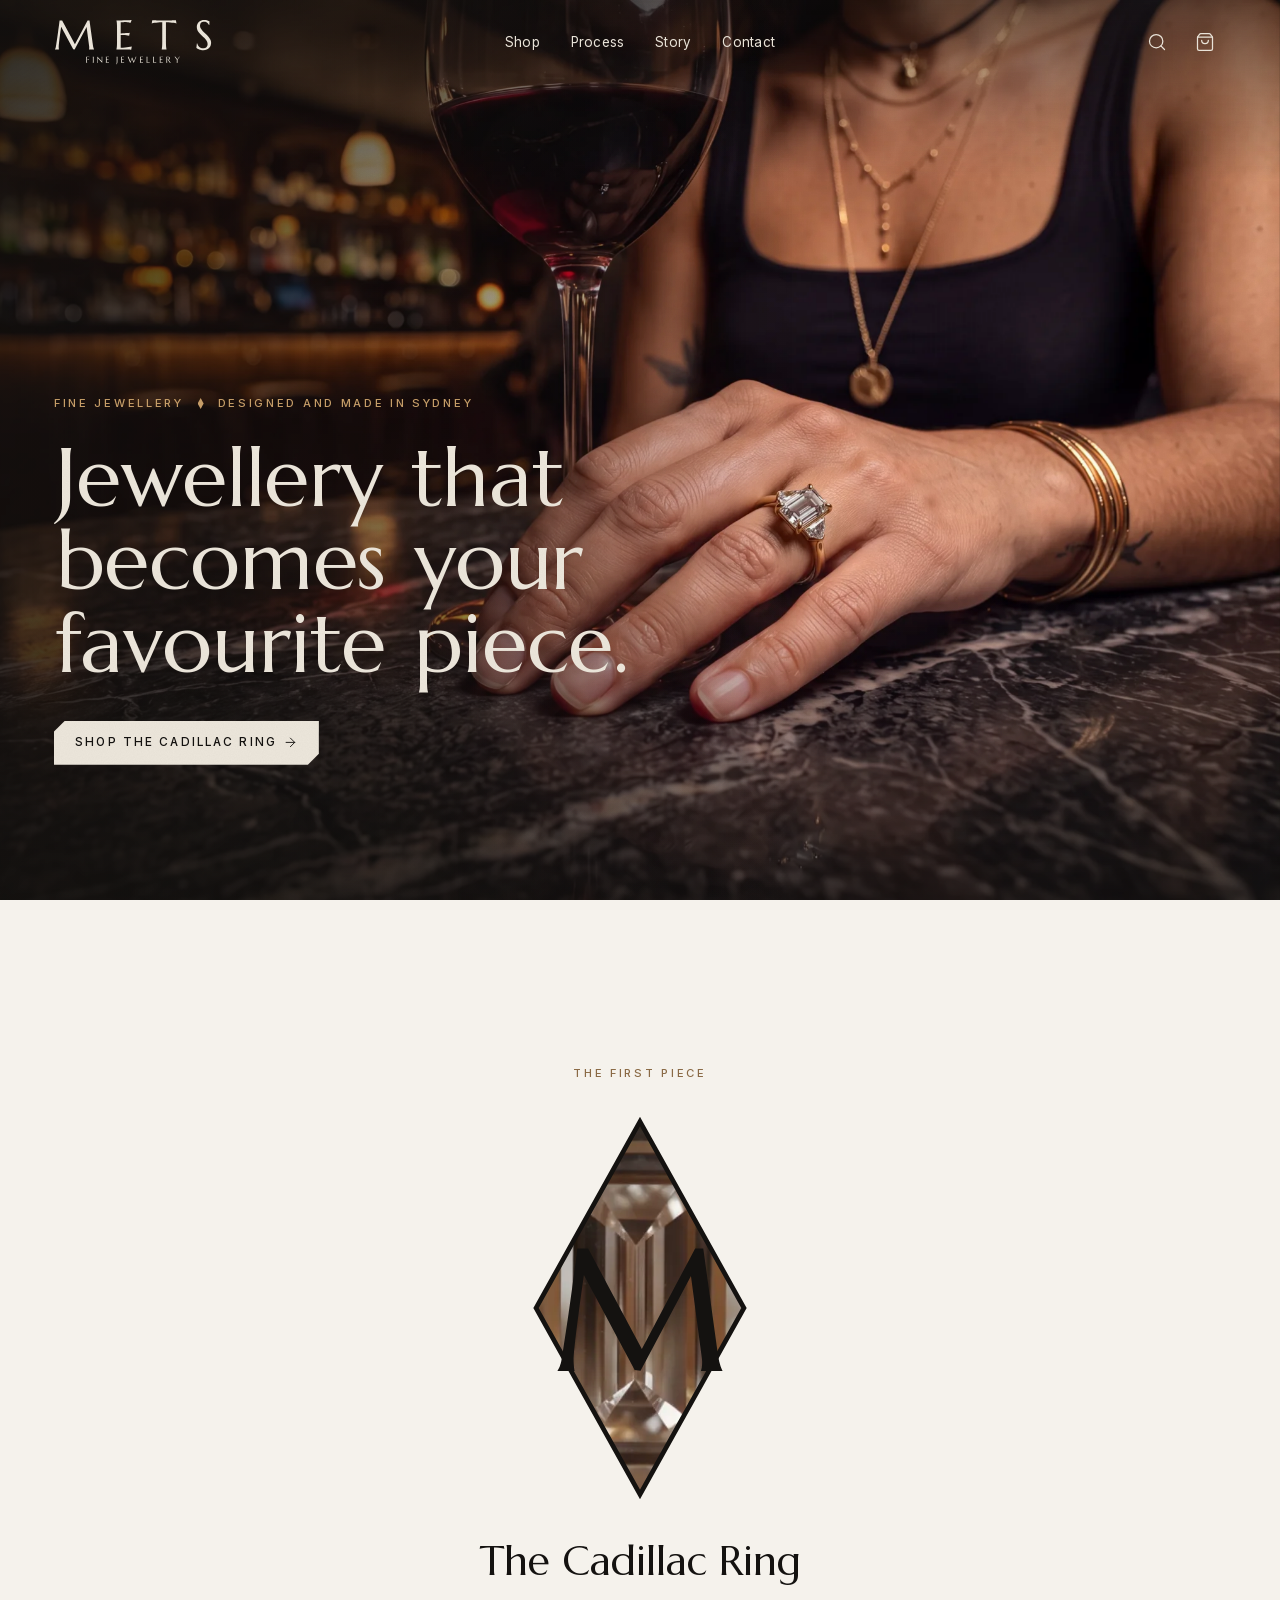
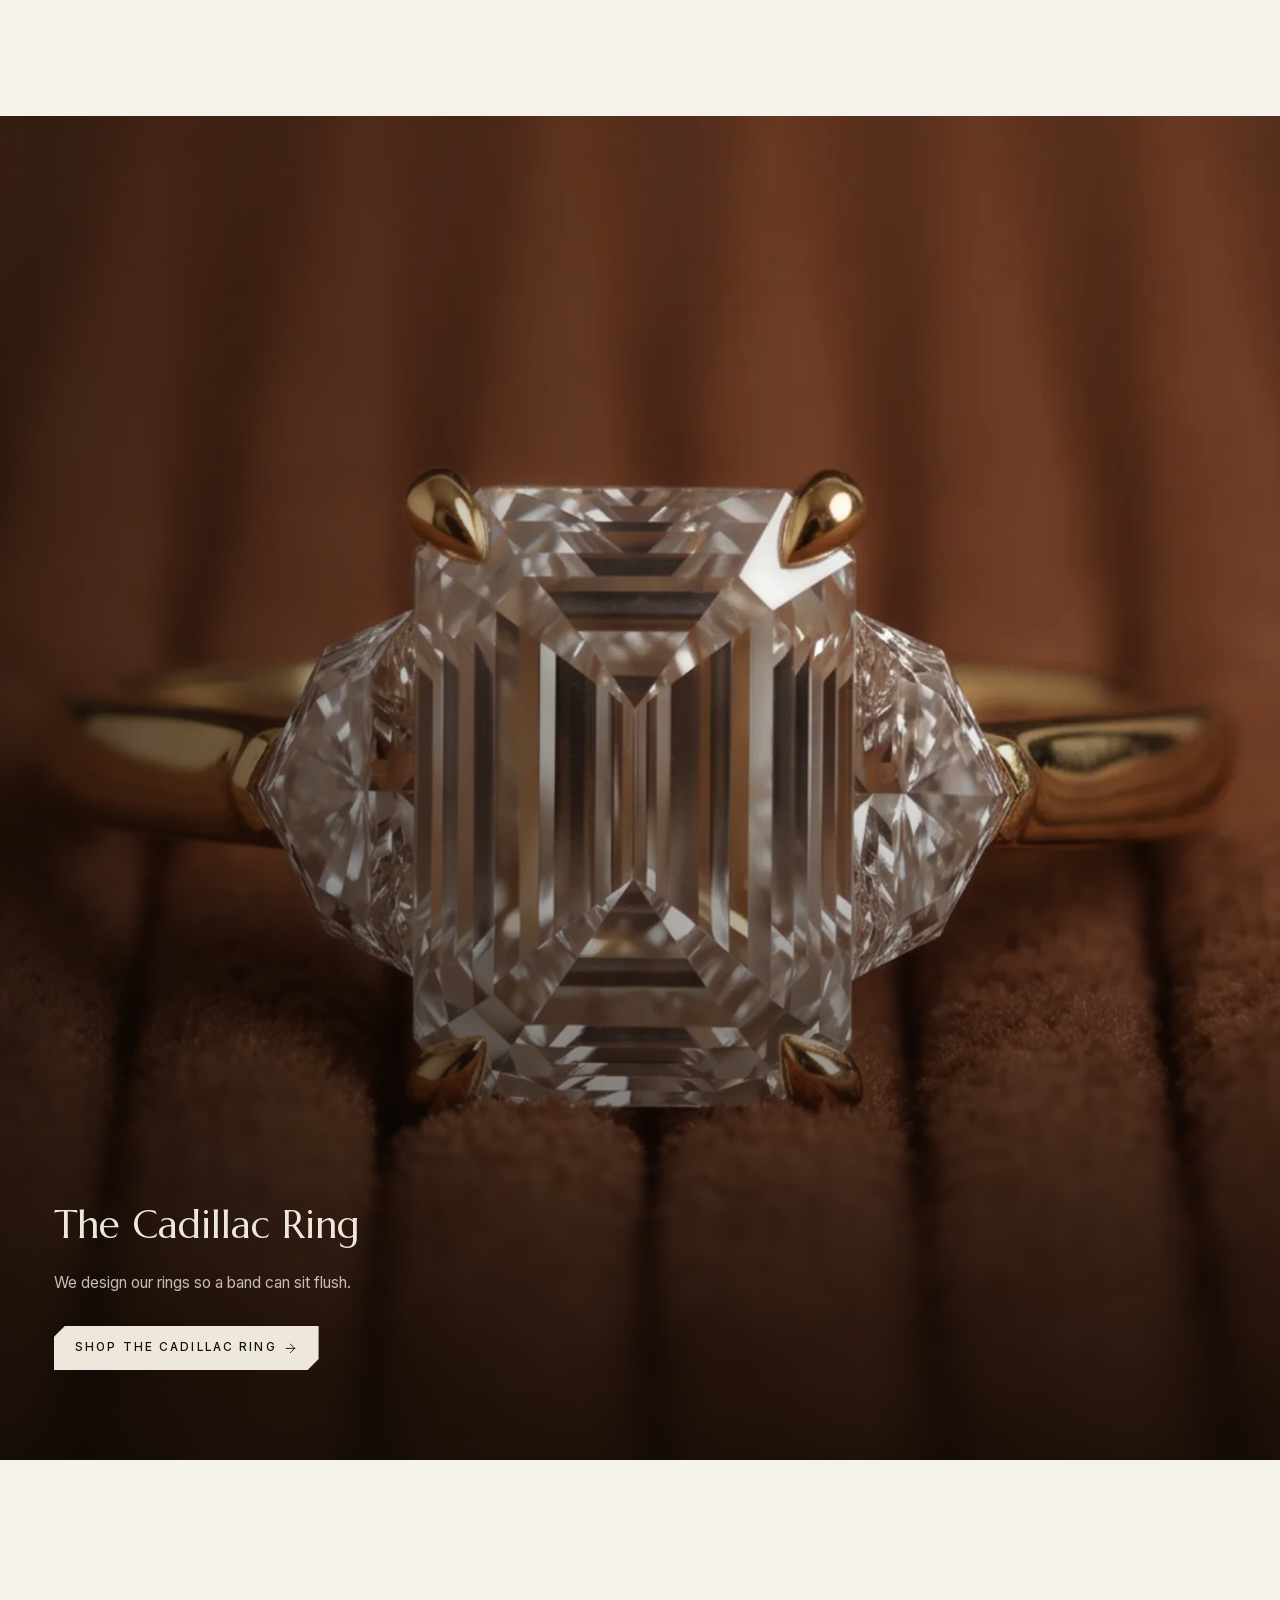
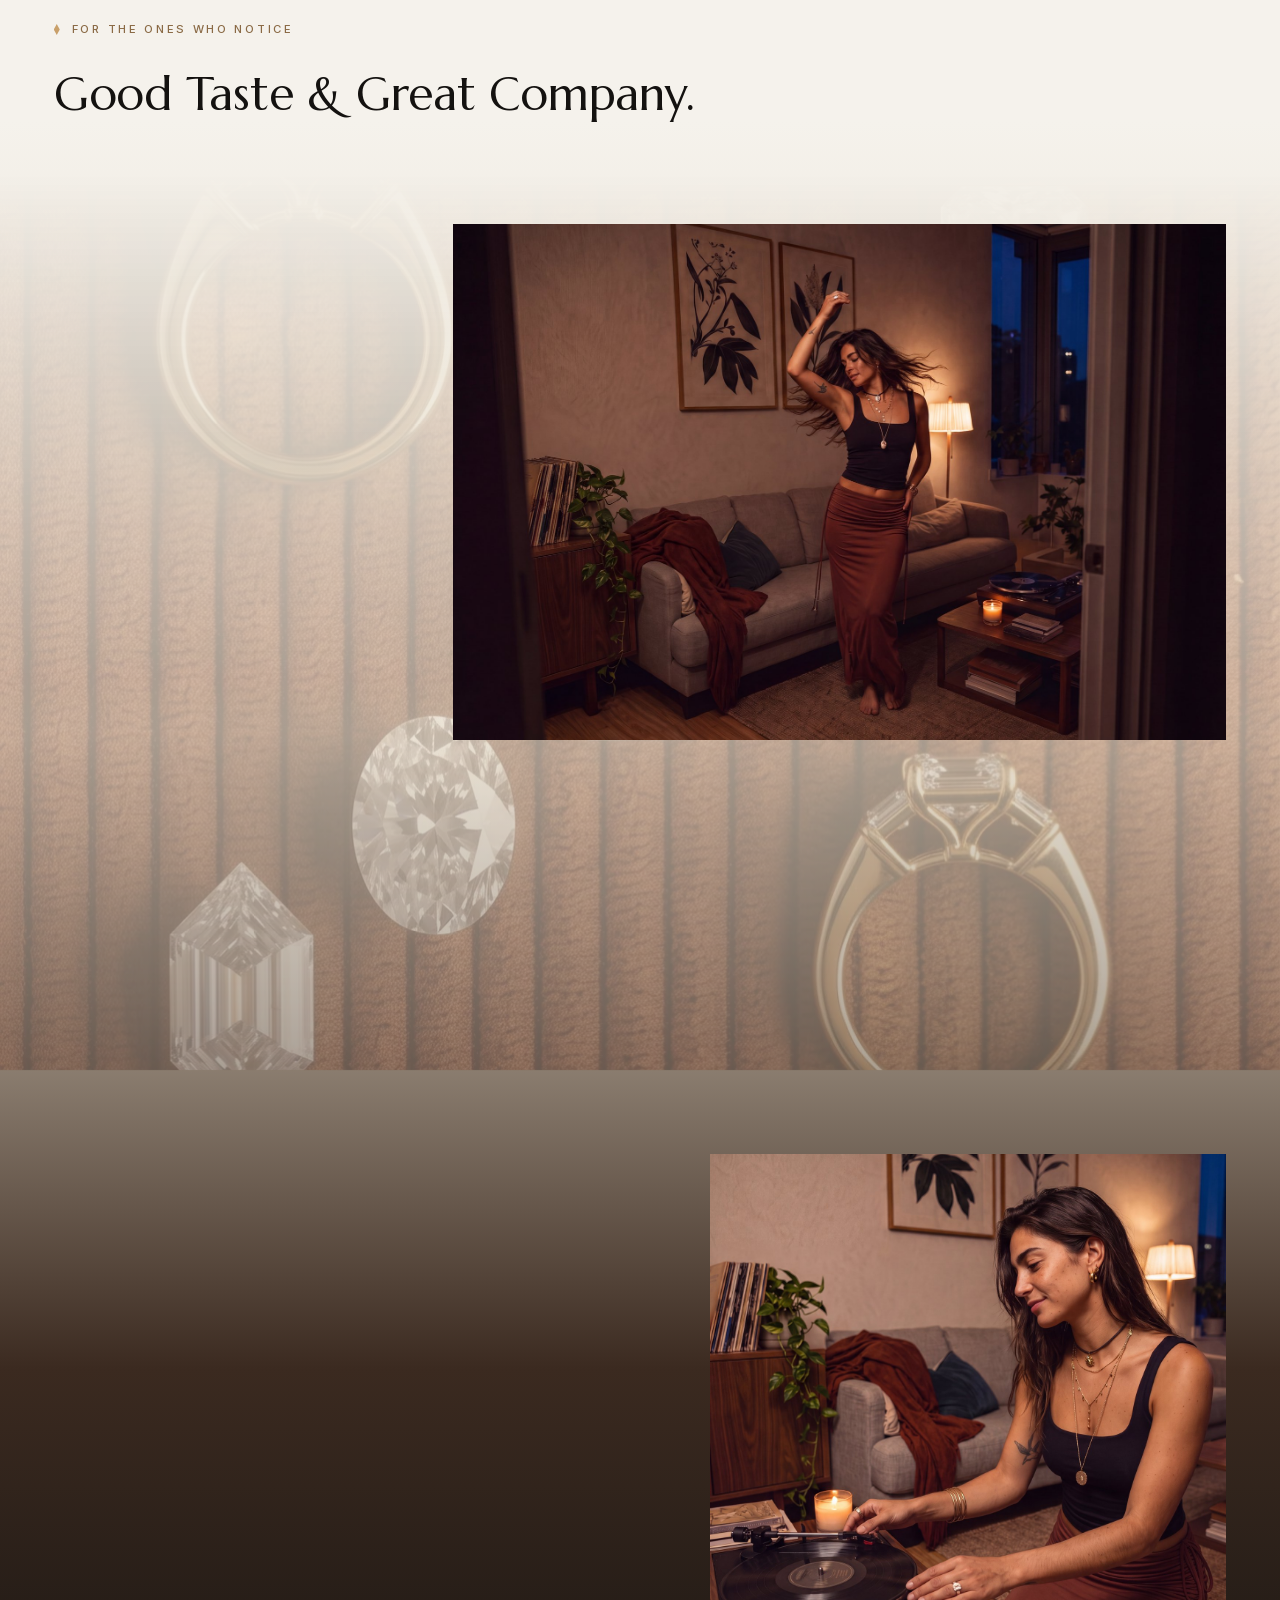
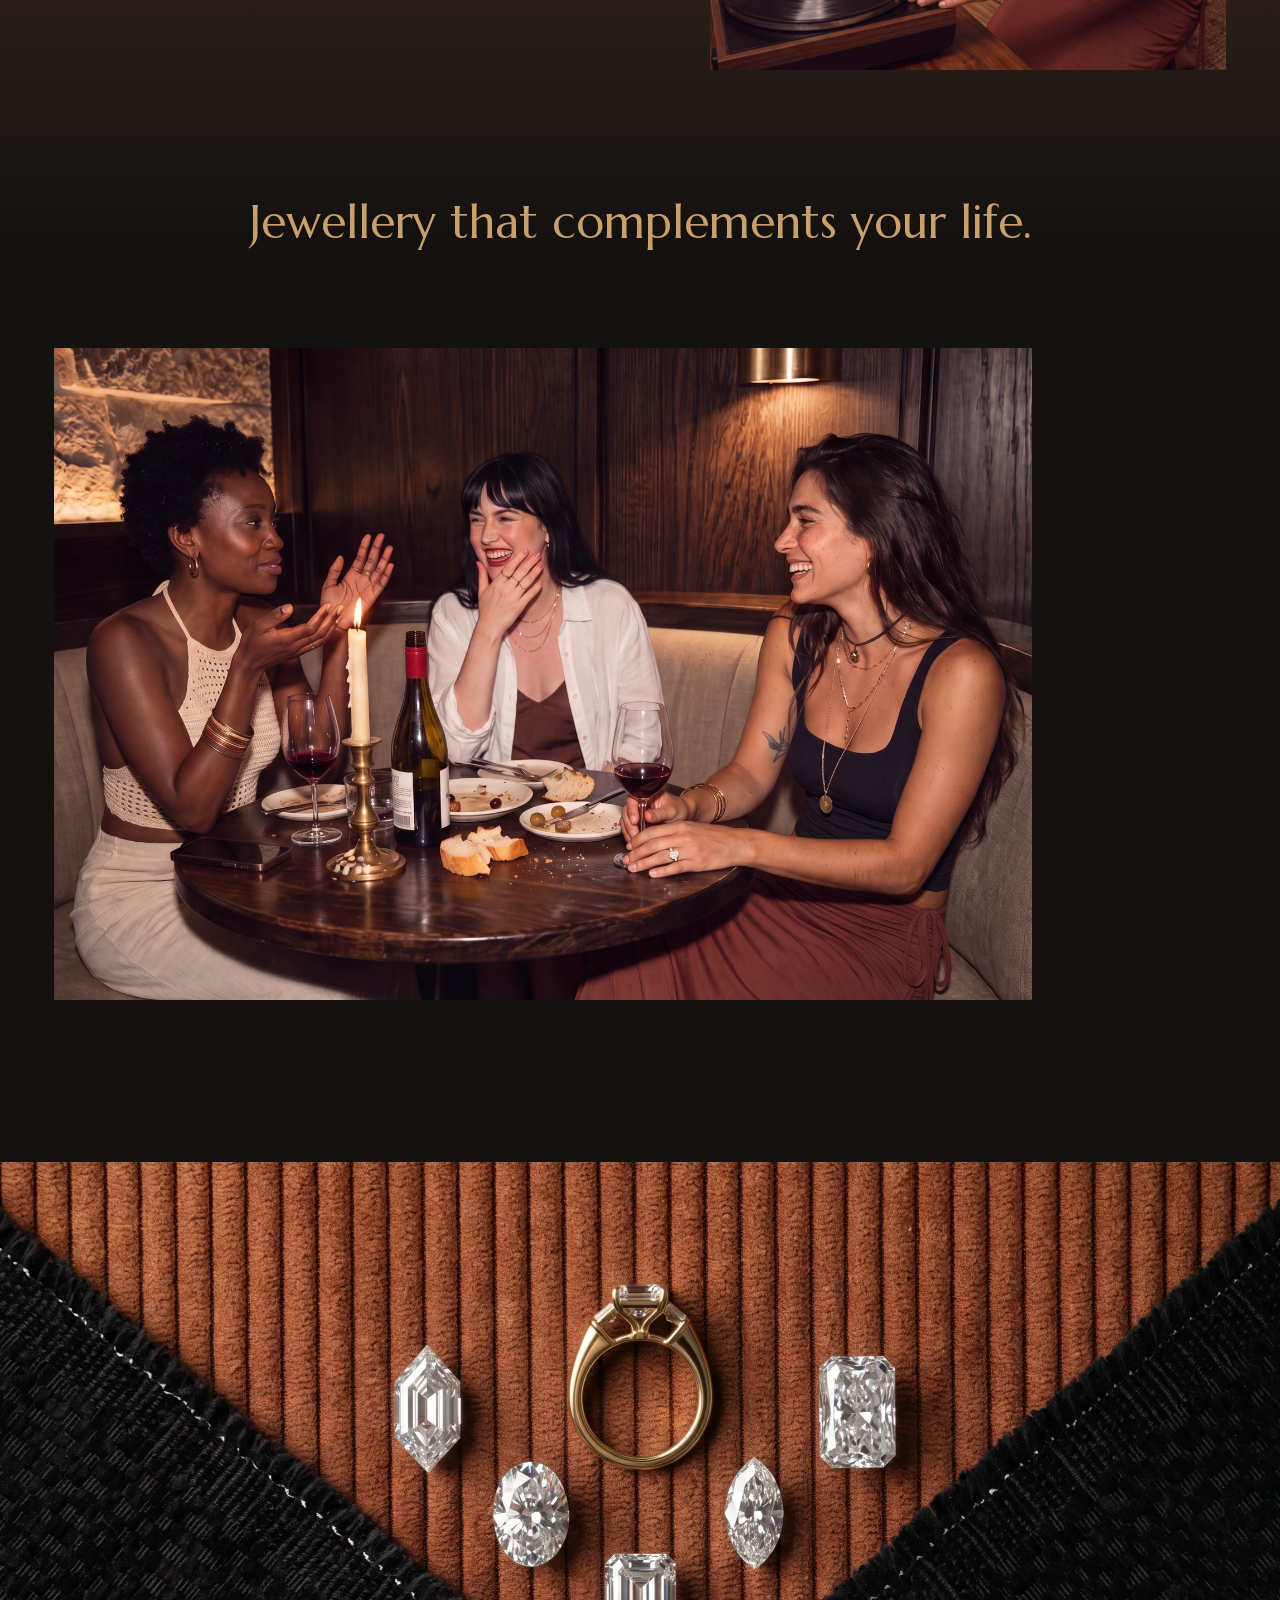
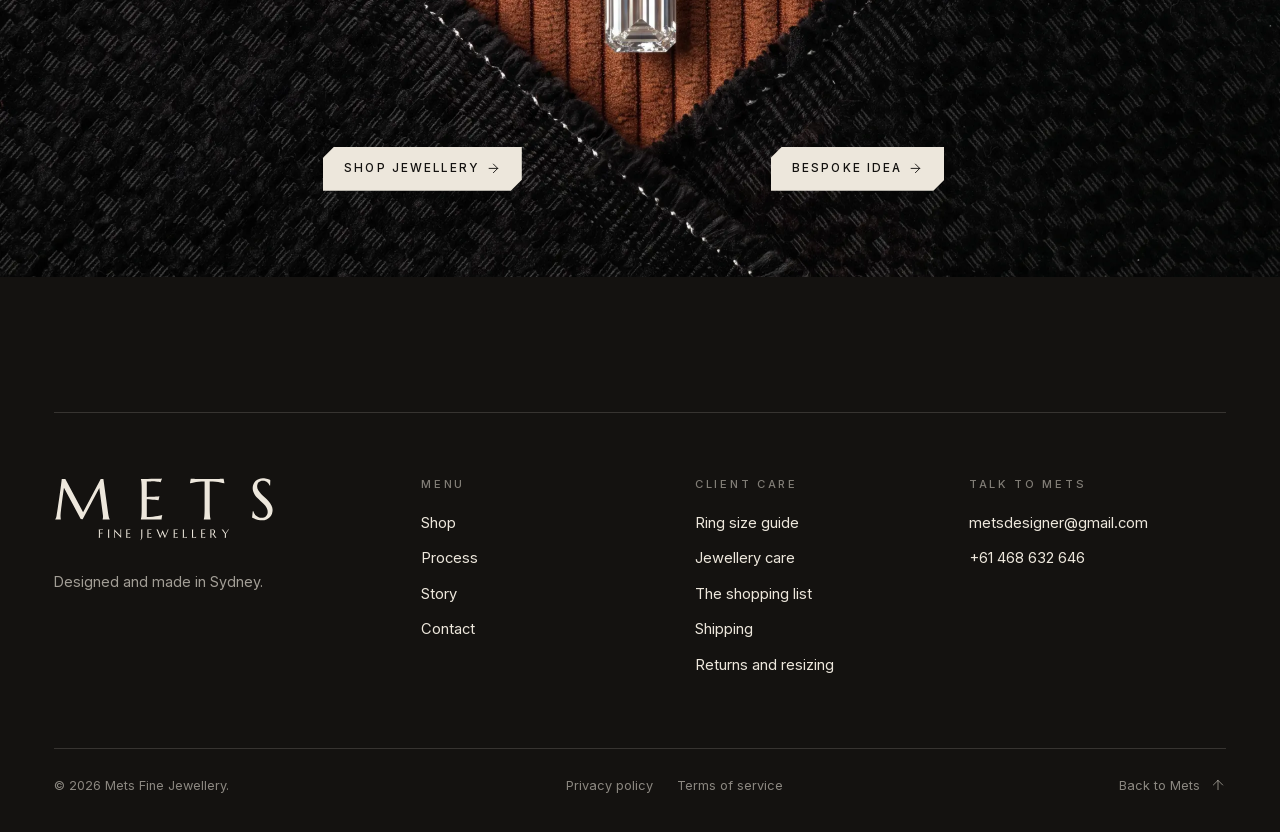
<file: index.html>
<!DOCTYPE html>
<html data-dpl-id="dpl_EZgQTgJrRogErBifAhVKXaiM8aMg" data-smooth-scroll="" lang="en-AU"><head><meta charset="utf-8"/><meta content="width=device-width, initial-scale=1" name="viewport"/><link data-precedence="next" href="assets/css/2e94l4erm24dg.css" rel="stylesheet"/><link data-precedence="next" href="assets/css/3cw06a-lvmr-x.css" rel="stylesheet"/><link data-precedence="next" href="assets/css/39q7h851g985o.css" rel="stylesheet"/><link data-precedence="next" href="assets/css/12lcs5jye6vum.css" rel="stylesheet"/><style data-href="mets-fonts focal-1iamk94" data-precedence="default">:root{--font-marcellus:'Marcellus', 'Marcellus Fallback';--font-inter:'Inter', 'Inter Fallback'}@media (max-width: 760px), (max-aspect-ratio: 4 / 5){.focal-1iamk94{object-position:73% 50% !important}}</style><meta content="" name="next-size-adjust"/><title>Mets Fine Jewellery | Designed and made in Sydney</title><meta content="Fine jewellery designed and made in Sydney, to order. The Cadillac ring: an emerald-cut diamond with Cadillac sides, in yellow gold." name="description"/><meta content="noindex, nofollow" name="robots"/><meta content="METS Sydney | Fine jewellery, designed in Sydney and made to order" property="og:title"/><meta content="Jewellery that becomes your favourite piece. Fine jewellery, designed in Sydney and made to order." property="og:description"/><meta content="https://site-mets-fine-jewellery.vercel.app" property="og:url"/><meta content="METS Fine Jewellery" property="og:site_name"/><meta content="en_AU" property="og:locale"/><meta content="website" property="og:type"/><meta content="summary_large_image" name="twitter:card"/><meta content="METS Sydney | Fine jewellery, designed in Sydney and made to order" name="twitter:title"/><meta content="Jewellery that becomes your favourite piece. Fine jewellery, designed in Sydney and made to order." name="twitter:description"/><link href="assets/mets.css?v=1793947038" rel="stylesheet"/></head><body><div hidden=""><!--$--><!--/$--></div><a class="skip" href="#main">Skip to content</a><header><div class="site-header" data-hidden="false" data-solid="false" data-tone="dark"><div class="hdr-inner"><a aria-label="Mets Fine Jewellery, home" class="logo" href="index.html"><svg aria-label="Mets Fine Jewellery" role="img" viewbox="163.98 138.49 266.26 77.51" xmlns="http://www.w3.org/2000/svg"><path d="M165.480 189.753 C165.731 189.389 166.015 188.848 166.334 188.130 C166.653 187.412 166.904 186.506 167.086 185.412 C167.337 183.817 167.616 182.023 167.924 180.029 C168.231 178.035 168.550 175.945 168.881 173.757 C169.211 171.570 169.542 169.331 169.872 167.041 C170.202 164.751 170.521 162.495 170.829 160.273 C171.137 158.051 171.433 155.909 171.718 153.847 C172.003 151.785 172.259 149.899 172.487 148.190 C172.715 146.481 172.903 144.995 173.051 143.730 C173.199 142.465 173.307 141.514 173.375 140.876 L177.716 140.876 L199.216 181.072 L220.544 140.876 L223.791 140.876 L229.396 181.482 C229.556 182.758 229.727 183.852 229.909 184.763 C230.091 185.674 230.274 186.455 230.456 187.104 C230.638 187.754 230.815 188.289 230.986 188.711 C231.157 189.132 231.322 189.480 231.481 189.753 L231.481 189.890 L222.868 189.890 L222.868 189.753 C222.982 189.503 223.090 189.092 223.193 188.523 C223.295 187.953 223.347 187.270 223.347 186.472 C223.347 186.176 223.335 185.874 223.312 185.566 C223.290 185.259 223.255 184.923 223.210 184.558 L218.869 151.813 L198.703 189.753 L196.344 189.480 L176.041 151.472 C175.244 156.872 174.549 161.862 173.957 166.443 C173.706 168.402 173.455 170.356 173.205 172.304 C172.954 174.253 172.732 176.070 172.538 177.756 C172.344 179.442 172.191 180.929 172.077 182.217 C171.963 183.504 171.906 184.455 171.906 185.071 C171.906 185.845 171.928 186.529 171.974 187.121 C172.020 187.714 172.065 188.215 172.111 188.625 C172.179 189.104 172.248 189.525 172.316 189.890 L165.480 189.890 L165.480 189.753" fill="#EDE7DC" fill-rule="evenodd"></path><path d="M269.171 140.876 C272.020 140.876 274.851 140.865 277.665 140.842 C280.479 140.819 283.060 140.790 285.407 140.756 C287.754 140.722 289.759 140.671 291.422 140.602 C293.086 140.534 294.214 140.443 294.806 140.329 L293.131 144.875 C292.379 144.670 291.502 144.488 290.500 144.328 C289.634 144.191 288.580 144.060 287.338 143.935 C286.096 143.810 284.666 143.747 283.048 143.747 C282.501 143.747 281.846 143.764 281.083 143.798 C280.320 143.832 279.585 143.872 278.878 143.918 C278.058 143.963 277.226 144.009 276.383 144.055 L276.383 162.717 C278.730 162.694 280.849 162.626 282.741 162.512 C284.632 162.398 286.238 162.284 287.560 162.170 C289.110 162.033 290.477 161.874 291.662 161.692 L290.602 166.648 C289.030 166.443 287.423 166.249 285.783 166.067 C284.370 165.907 282.832 165.765 281.168 165.639 C279.505 165.514 277.910 165.451 276.383 165.451 L276.383 186.882 C279.072 186.882 281.544 186.768 283.800 186.540 C286.056 186.312 288.027 186.050 289.713 185.754 C291.673 185.435 293.462 185.059 295.080 184.626 L294.088 190.163 C293.815 190.141 293.405 190.118 292.858 190.095 C292.311 190.072 291.702 190.050 291.029 190.027 C290.357 190.004 289.651 189.987 288.910 189.975 C288.170 189.964 287.469 189.953 286.808 189.941 C286.147 189.930 285.561 189.919 285.048 189.907 C284.535 189.896 284.165 189.890 283.937 189.890 L269.171 189.890 L269.171 189.753 C269.308 189.275 269.439 188.682 269.564 187.976 C269.690 187.270 269.798 186.392 269.889 185.344 C269.980 184.296 270.049 183.048 270.094 181.601 C270.140 180.154 270.162 178.462 270.162 176.526 L270.162 154.274 C270.162 152.338 270.140 150.646 270.094 149.199 C270.049 147.752 269.980 146.499 269.889 145.439 C269.798 144.379 269.690 143.496 269.564 142.790 C269.439 142.084 269.308 141.491 269.171 141.013 L269.171 140.876" fill="#EDE7DC" fill-rule="evenodd"></path><path d="M346.374 143.884 C343.685 143.884 341.258 144.003 339.093 144.243 C336.928 144.482 335.060 144.738 333.488 145.012 C331.665 145.353 330.035 145.729 328.600 146.140 L329.591 140.602 C329.865 140.625 330.275 140.648 330.822 140.671 C331.368 140.694 331.978 140.716 332.650 140.739 C333.322 140.762 334.029 140.779 334.769 140.790 C335.510 140.802 336.211 140.813 336.871 140.825 C337.532 140.836 338.119 140.847 338.632 140.859 C339.144 140.870 339.515 140.876 339.743 140.876 L359.259 140.876 C359.487 140.876 359.858 140.870 360.370 140.859 C360.883 140.847 361.470 140.836 362.130 140.825 C362.791 140.813 363.492 140.802 364.233 140.790 C364.973 140.779 365.680 140.762 366.352 140.739 C367.024 140.716 367.633 140.694 368.180 140.671 C368.727 140.648 369.137 140.625 369.411 140.602 L370.402 146.140 C368.944 145.729 367.303 145.353 365.480 145.012 C363.908 144.738 362.039 144.482 359.875 144.243 C357.710 144.003 355.283 143.884 352.594 143.884 L352.594 176.526 C352.594 178.462 352.623 180.154 352.680 181.601 C352.737 183.048 352.805 184.296 352.885 185.344 C352.965 186.392 353.067 187.270 353.192 187.976 C353.318 188.682 353.449 189.275 353.586 189.753 L353.586 189.890 L345.416 189.890 L345.416 189.753 C345.553 189.275 345.679 188.682 345.792 187.976 C345.906 187.270 346.009 186.392 346.100 185.344 C346.191 184.296 346.260 183.048 346.305 181.601 C346.351 180.154 346.374 178.462 346.374 176.526 L346.374 143.884" fill="#EDE7DC" fill-rule="evenodd"></path><path d="M425.729 148.669 L424.977 148.669 C424.795 148.145 424.504 147.552 424.106 146.892 C423.707 146.231 423.183 145.610 422.533 145.029 C421.884 144.448 421.098 143.963 420.175 143.576 C419.252 143.189 418.164 142.995 416.911 142.995 C415.794 142.995 414.803 143.166 413.937 143.508 C413.071 143.850 412.348 144.328 411.767 144.943 C411.185 145.559 410.747 146.288 410.451 147.131 C410.154 147.974 410.006 148.908 410.006 149.934 C410.006 151.574 410.468 153.141 411.391 154.633 C412.313 156.126 413.470 157.601 414.860 159.060 C416.250 160.518 417.754 161.976 419.372 163.435 C420.989 164.893 422.493 166.408 423.883 167.981 C425.273 169.553 426.430 171.199 427.353 172.920 C428.275 174.640 428.737 176.491 428.737 178.474 C428.737 179.955 428.481 181.442 427.968 182.934 C427.455 184.427 426.663 185.766 425.592 186.951 C424.521 188.135 423.143 189.098 421.457 189.839 C419.770 190.579 417.765 190.950 415.441 190.950 C414.142 190.950 412.906 190.830 411.732 190.591 C410.559 190.351 409.477 190.055 408.485 189.702 C407.494 189.349 406.605 188.967 405.819 188.557 C405.033 188.147 404.389 187.771 403.888 187.429 L404.674 179.875 L405.529 179.875 C405.779 180.946 406.190 181.966 406.759 182.934 C407.329 183.903 408.030 184.757 408.861 185.498 C409.693 186.238 410.644 186.831 411.715 187.275 C412.786 187.720 413.960 187.942 415.236 187.942 C416.398 187.942 417.440 187.765 418.363 187.412 C419.286 187.059 420.078 186.569 420.739 185.942 C421.400 185.316 421.907 184.569 422.260 183.703 C422.613 182.838 422.790 181.892 422.790 180.867 C422.790 179.431 422.528 178.104 422.003 176.885 C421.479 175.665 420.790 174.509 419.936 173.415 C419.081 172.322 418.113 171.262 417.030 170.237 C415.948 169.211 414.837 168.180 413.698 167.143 C412.558 166.106 411.448 165.041 410.365 163.947 C409.283 162.854 408.314 161.686 407.460 160.444 C406.605 159.202 405.916 157.869 405.392 156.445 C404.868 155.021 404.606 153.454 404.606 151.745 C404.606 149.945 404.953 148.321 405.648 146.874 C406.343 145.428 407.266 144.191 408.417 143.166 C409.568 142.141 410.872 141.354 412.331 140.808 C413.789 140.261 415.293 139.987 416.842 139.987 C417.982 139.987 419.030 140.078 419.987 140.261 C420.944 140.443 421.804 140.659 422.567 140.910 C423.331 141.161 423.997 141.411 424.567 141.662 C425.137 141.913 425.604 142.118 425.968 142.277 L425.729 148.669" fill="#EDE7DC" fill-rule="evenodd"></path><path d="M219.6114086471409 209.27336122733612Q219.6114086471409 209.86610878661088 219.62884239888427 210.3089260808926Q219.64627615062767 210.75174337517433 219.67068340306838 211.07252440725244Q219.69509065550912 211.39330543933053 219.73344490934454 211.6094839609484Q219.77179916317996 211.82566248256626 219.81364016736407 211.9721059972106V212.0H218.14000000000004V211.9721059972106Q218.18184100418415 211.82566248256626 218.22019525801957 211.6094839609484Q218.258549511855 211.39330543933053 218.2864435146444 211.07252440725244Q218.31433751743378 210.75174337517433 218.3282845188285 210.3089260808926Q218.3422315202232 209.86610878661088 218.3422315202232 209.27336122733612V204.73361227336122Q218.3422315202232 204.14086471408646 218.3282845188285 203.69804741980474Q218.31433751743378 203.255230125523 218.2864435146444 202.93096234309624Q218.258549511855 202.60669456066947 218.22019525801957 202.3905160390516Q218.18184100418415 202.17433751743374 218.14000000000004 202.0278940027894V202.0Q218.71880055788012 202.0 219.31154811715487 201.99651324965134Q219.90429567642963 201.99302649930266 220.46217573221764 201.98953974895397Q221.02005578800564 201.9860529986053 221.52214783821483 201.9755927475593Q222.02423988842403 201.96513249651326 222.42870292887034 201.95467224546724Q222.83316596931664 201.9442119944212 223.11210599721065 201.9267782426778Q223.39104602510466 201.90934449093444 223.5095955369596 201.8884239888424L223.16789400278944 202.81589958158995Q222.9377684797769 202.7531380753138 222.6309344490935 202.70432357043236Q222.36594142259418 202.66248256624826 221.9858856345886 202.62412831241284Q221.60582984658302 202.5857740585774 221.11071129707116 202.5857740585774Q220.94334728033476 202.5857740585774 220.69230125523018 202.59623430962344Q220.44125523012556 202.60669456066947 220.19718270571832 202.62064156206415Q219.9182426778243 202.63458856345886 219.6114086471409 202.64853556485355V206.17015341701534Q220.32967921896795 206.163179916318 220.92940027894008 206.12831241283124Q221.52912133891218 206.0934449093445 221.96147838214787 206.05857740585773Q222.4635704323571 206.01673640167365 222.8680334728034 205.96094839609484L222.6588284518829 206.9721059972106Q222.13581589958164 206.90934449093444 221.59885634588568 206.85355648535565Q221.1386052998606 206.8047419804742 220.60861924686196 206.76638772663878Q220.07863319386337 206.72803347280336 219.6114086471409 206.72803347280336ZM229.3242763651969 211.9721059972106Q229.36611736938102 211.82566248256626 229.40098487286775 211.6094839609484Q229.4358523763545 211.39330543933053 229.4637463791439 211.07252440725244Q229.4916403819333 210.75174337517433 229.50558738332802 210.3089260808926Q229.5195343847227 209.86610878661088 229.5195343847227 209.27336122733612V204.73361227336122Q229.5195343847227 204.14086471408646 229.50558738332802 203.69804741980474Q229.4916403819333 203.255230125523 229.4637463791439 202.93096234309624Q229.4358523763545 202.60669456066947 229.40098487286775 202.3905160390516Q229.36611736938102 202.17433751743374 229.3242763651969 202.0278940027894V202.0H230.99094303186357V202.0278940027894Q230.94910202767946 202.17433751743374 230.91074777384404 202.3905160390516Q230.87239352000861 202.60669456066947 230.84798626756788 202.93096234309624Q230.82357901512717 203.255230125523 230.8061452633838 203.69804741980474Q230.78871151164043 204.14086471408646 230.78871151164043 204.73361227336122V209.27336122733612Q230.78871151164043 209.86610878661088 230.8061452633838 210.3089260808926Q230.82357901512717 210.75174337517433 230.84798626756788 211.07252440725244Q230.87239352000861 211.39330543933053 230.91074777384404 211.6094839609484Q230.94910202767946 211.82566248256626 230.99094303186357 211.9721059972106V212.0H229.3242763651969ZM237.25192790473128 202.0 244.43463362300184 209.6429567642957V204.73361227336122Q244.43463362300184 204.14086471408646 244.42068662160713 203.69804741980474Q244.40673962021242 203.255230125523 244.37884561742302 202.93096234309624Q244.35095161463363 202.60669456066947 244.3125973607982 202.3905160390516Q244.27424310696279 202.17433751743374 244.23240210277868 202.0278940027894V202.0H245.47368522690698V202.0278940027894Q245.4318442227229 202.17433751743374 245.39697671923614 202.3905160390516Q245.3621092157494 202.60669456066947 245.33421521295998 202.93096234309624Q245.30632121017058 203.255230125523 245.29237420877587 203.69804741980474Q245.27842720738118 204.14086471408646 245.27842720738118 204.73361227336122V212.139470013947H245.03435468297394L237.85164896470337 204.50348675034869V209.27336122733612Q237.85164896470337 209.86610878661088 237.86559596609806 210.3089260808926Q237.87954296749277 210.75174337517433 237.90743697028216 211.07252440725244Q237.93533097307156 211.39330543933053 237.97019847655832 211.6094839609484Q238.00506598004506 211.82566248256626 238.04690698422917 211.9721059972106V212.0H236.80562386010087V211.9721059972106Q236.84746486428494 211.82566248256626 236.88581911812037 211.6094839609484Q236.92417337195582 211.39330543933053 236.9520673747452 211.07252440725244Q236.9799613775346 210.75174337517433 236.9939083789293 210.3089260808926Q237.007855380324 209.86610878661088 237.007855380324 209.27336122733612V204.73361227336122Q237.007855380324 204.14086471408646 236.9939083789293 203.69804741980474Q236.9799613775346 203.255230125523 236.9520673747452 202.93096234309624Q236.92417337195582 202.60669456066947 236.88581911812037 202.3905160390516Q236.84746486428494 202.17433751743374 236.80562386010087 202.0278940027894V202.0ZM251.2883660551443 202.0Q252.16005364231307 202.0 253.0212809784358 201.99302649930263Q253.88250831455855 201.9860529986053 254.6007788863856 201.9755927475593Q255.31904945821265 201.96513249651326 255.82811500911922 201.9442119944212Q256.3371805600258 201.92329149232916 256.51849157815684 201.8884239888424L256.1767900439867 202.81589958158995Q255.94666452097417 202.7531380753138 255.63983049029076 202.70432357043236Q255.37483746379147 202.66248256624826 254.99478167578587 202.62412831241284Q254.61472588778028 202.5857740585774 254.11960733826845 202.5857740585774Q253.95224332153202 202.5857740585774 253.7186310481708 202.59623430962344Q253.4850187748096 202.60669456066947 253.26884025319174 202.62064156206415Q253.01779422808713 202.63458856345886 252.75977470228517 202.64853556485355V206.4560669456067Q253.47804527411222 206.44909344490935 254.0568458319923 206.41422594142261Q254.63564638987233 206.37935843793585 255.04010943031864 206.34449093444908Q255.51430747773844 206.302649930265 255.87692951400066 206.2468619246862L255.66075099238282 207.25801952580196Q255.17957944426564 207.1952580195258 254.67748739405644 207.139470013947Q254.24513035082074 207.09065550906556 253.73606479991417 207.05230125523013Q253.22699924900763 207.0139470013947 252.75977470228517 207.0139470013947V211.3863319386332Q253.5826477845725 211.3863319386332 254.27302435361014 211.3165969316597Q254.9634009226478 211.2468619246862 255.4794399742517 211.15620641562063Q256.07916103422383 211.05857740585773 256.5742795837357 210.9260808926081L256.3720480635125 212.0557880055788Q256.2883660551443 212.04881450488145 256.12100203840794 212.0418410041841Q255.9536380216715 212.03486750348674 255.7479197510997 212.0278940027894Q255.54220148052786 212.02092050209205 255.315562707864 212.0174337517434Q255.08892393520009 212.0139470013947 254.88669241497695 212.01046025104603Q254.68446089475378 212.00697350069734 254.5275571290634 212.00348675034866Q254.37065336337304 212.0 254.30091835639954 212.0H251.2883660551443V211.9721059972106Q251.33020705932842 211.82566248256626 251.36856131316384 211.6094839609484Q251.40691556699926 211.39330543933053 251.43480956978865 211.07252440725244Q251.46270357257805 210.75174337517433 251.47665057397276 210.3089260808926Q251.49059757536747 209.86610878661088 251.49059757536747 209.27336122733612V204.73361227336122Q251.49059757536747 204.14086471408646 251.47665057397276 203.69804741980474Q251.46270357257805 203.255230125523 251.43480956978865 202.93096234309624Q251.40691556699926 202.60669456066947 251.36856131316384 202.3905160390516Q251.33020705932842 202.17433751743374 251.2883660551443 202.0278940027894V202.0ZM270.90238601008485 210.55648535564853Q270.90238601008485 211.4979079497908 270.7106147409077 212.18828451882845Q270.5188434717306 212.8786610878661 270.17365518721175 213.4121338912134Q269.8284669026929 213.94560669456067 269.35775560562183 214.36401673640165Q268.8870443085507 214.78242677824267 268.32916425276267 215.18688981868897L268.20364124021035 215.01255230125523Q268.6848127883275 214.5732217573222 268.96723956657024 214.09902370990238Q269.2496663448129 213.62482566248258 269.39959660980594 213.08437935843796Q269.5495268747989 212.5439330543933 269.591367878983 211.91980474198047Q269.63320888316713 211.29567642956764 269.63320888316713 210.55648535564853V204.73361227336122Q269.63320888316713 204.14086471408646 269.61926188177245 203.69804741980474Q269.60531488037776 203.255230125523 269.57742087758834 202.93096234309624Q269.5495268747989 202.60669456066947 269.5111726209635 202.3905160390516Q269.47281836712807 202.17433751743374 269.43097736294396 202.0278940027894V202.0H271.104617530308V202.0278940027894Q271.0627765261239 202.17433751743374 271.02442227228846 202.3905160390516Q270.98606801845307 202.60669456066947 270.95817401566364 202.93096234309624Q270.9302800128743 203.255230125523 270.91633301147954 203.69804741980474Q270.90238601008485 204.14086471408646 270.90238601008485 204.73361227336122ZM276.9192983585453 202.0Q277.790985945714 202.0 278.65221328183674 201.99302649930263Q279.5134406179595 201.9860529986053 280.23171118978655 201.9755927475593Q280.9499817616136 201.96513249651326 281.45904731252017 201.9442119944212Q281.9681128634267 201.92329149232916 282.1494238815578 201.8884239888424L281.80772234738765 202.81589958158995Q281.5775968243751 202.7531380753138 281.2707627936917 202.70432357043236Q281.0057697671924 202.66248256624826 280.6257139791868 202.62412831241284Q280.24565819118123 202.5857740585774 279.7505396416694 202.5857740585774Q279.583175624933 202.5857740585774 279.34956335157176 202.59623430962344Q279.1159510782105 202.60669456066947 278.89977255659267 202.62064156206415Q278.6487265314881 202.63458856345886 278.3907070056861 202.64853556485355V206.4560669456067Q279.1089775775132 206.44909344490935 279.6877781353933 206.41422594142261Q280.2665786932733 206.37935843793585 280.6710417337196 206.34449093444908Q281.1452397811394 206.302649930265 281.5078618174016 206.2468619246862L281.29168329578374 207.25801952580196Q280.8105117476666 207.1952580195258 280.3084196974574 207.139470013947Q279.8760626542217 207.09065550906556 279.36699710331516 207.05230125523013Q278.85793155240856 207.0139470013947 278.3907070056861 207.0139470013947V211.3863319386332Q279.2135800879734 211.3863319386332 279.9039566570111 211.3165969316597Q280.5943332260488 211.2468619246862 281.11037227765263 211.15620641562063Q281.71009333762476 211.05857740585773 282.2052118871366 210.9260808926081L282.00298036691345 212.0557880055788Q281.9192983585453 212.04881450488145 281.75193434180886 212.0418410041841Q281.58457032507243 212.03486750348674 281.3788520545006 212.0278940027894Q281.1731337839288 212.02092050209205 280.9464950112649 212.0174337517434Q280.71985623860104 212.0139470013947 280.5176247183779 212.01046025104603Q280.31539319815477 212.00697350069734 280.1584894324644 212.00348675034866Q280.001585666774 212.0 279.9318506598005 212.0H276.9192983585453V211.9721059972106Q276.96113936272934 211.82566248256626 276.9994936165648 211.6094839609484Q277.03784787040024 211.39330543933053 277.0657418731896 211.07252440725244Q277.09363587597903 210.75174337517433 277.1075828773737 210.3089260808926Q277.1215298787684 209.86610878661088 277.1215298787684 209.27336122733612V204.73361227336122Q277.1215298787684 204.14086471408646 277.1075828773737 203.69804741980474Q277.09363587597903 203.255230125523 277.0657418731896 202.93096234309624Q277.03784787040024 202.60669456066947 276.9994936165648 202.3905160390516Q276.96113936272934 202.17433751743374 276.9192983585453 202.0278940027894V202.0ZM295.76047848943256 203.31799163179917 298.5498787683726 210.08926080892607 301.2625705396418 203.44351464435147Q301.42296105568084 203.03207810320782 301.4996695633517 202.74616457461644Q301.57637807102253 202.4602510460251 301.57637807102253 202.25801952580196Q301.57637807102253 202.1952580195258 301.5694045703252 202.12900976290098Q301.56243106962785 202.06276150627616 301.5484840682331 202.0278940027894V202.0H302.92923720630847V202.0278940027894Q302.78976719236147 202.1813110181311 302.62588992597375 202.5160390516039Q302.462012659586 202.8507670850767 302.24583413796813 203.34588563458857L298.5219847655832 212.21617852161785H297.9919987125846L295.27930694131544 205.63319386331938L292.80371419375615 212.21617852161785H292.28070164145487L288.86368629975334 203.6875871687587Q288.7381632872011 203.38772663877268 288.6091535243001 203.10878661087867Q288.4801437613991 202.82984658298466 288.3650809998928 202.60669456066944Q288.25001823838653 202.38354253835425 288.1558759789723 202.23012552301253Q288.0617337195581 202.07670850767084 288.019892715374 202.0278940027894V202.0H289.95155240853995V202.0278940027894Q289.93760540714527 202.10460251046024 289.93760540714527 202.14644351464435Q289.93760540714527 202.18828451882845 289.93760540714527 202.24407252440724Q289.93760540714527 202.48117154811715 289.9899066623754 202.74616457461644Q290.04220791760554 203.01115760111577 290.1956249329472 203.38772663877268L292.81766119515083 210.01255230125523L295.32114794549955 203.34588563458857ZM308.7439180345458 202.0Q309.6156056217145 202.0 310.47683295783725 201.99302649930263Q311.33806029396 201.9860529986053 312.05633086578706 201.9755927475593Q312.77460143761414 201.96513249651326 313.2836669885207 201.9442119944212Q313.7927325394272 201.92329149232916 313.97404355755833 201.8884239888424L313.63234202338816 202.81589958158995Q313.40221650037563 202.7531380753138 313.0953824696922 202.70432357043236Q312.8303894431929 202.66248256624826 312.45033365518736 202.62412831241284Q312.07027786718174 202.5857740585774 311.5751593176699 202.5857740585774Q311.4077953009335 202.5857740585774 311.17418302757227 202.59623430962344Q310.940570754211 202.60669456066947 310.7243922325932 202.62064156206415Q310.4733462074886 202.63458856345886 310.21532668168663 202.64853556485355V206.4560669456067Q310.9335972535137 206.44909344490935 311.5123978113937 206.41422594142261Q312.0911983692738 206.37935843793585 312.4956614097201 206.34449093444908Q312.96985945713993 206.302649930265 313.3324814934021 206.2468619246862L313.11630297178425 207.25801952580196Q312.63513142366713 207.1952580195258 312.1330393734579 207.139470013947Q311.7006823302222 207.09065550906556 311.1916167793156 207.05230125523013Q310.68255122840907 207.0139470013947 310.21532668168663 207.0139470013947V211.3863319386332Q311.0381997639739 211.3863319386332 311.7285763330116 211.3165969316597Q312.4189529020493 211.2468619246862 312.93499195365314 211.15620641562063Q313.53471301362526 211.05857740585773 314.0298315631371 210.9260808926081L313.82760004291396 212.0557880055788Q313.7439180345458 212.04881450488145 313.57655401780937 212.0418410041841Q313.40919000107294 212.03486750348674 313.2034717305011 212.0278940027894Q312.9977534599293 212.02092050209205 312.7711146872654 212.0174337517434Q312.54447591460155 212.0139470013947 312.34224439437844 212.01046025104603Q312.1400128741553 212.00697350069734 311.9831091084649 212.00348675034866Q311.82620534277453 212.0 311.756470335801 212.0H308.7439180345458V211.9721059972106Q308.78575903872985 211.82566248256626 308.8241132925653 211.6094839609484Q308.86246754640075 211.39330543933053 308.8903615491902 211.07252440725244Q308.91825555197954 210.75174337517433 308.9322025533742 210.3089260808926Q308.9461495547689 209.86610878661088 308.9461495547689 209.27336122733612V204.73361227336122Q308.9461495547689 204.14086471408646 308.9322025533742 203.69804741980474Q308.91825555197954 203.255230125523 308.8903615491902 202.93096234309624Q308.86246754640075 202.60669456066947 308.8241132925653 202.3905160390516Q308.78575903872985 202.17433751743374 308.7439180345458 202.0278940027894V202.0ZM321.31592103851534 211.3863319386332Q322.13879412080263 211.3863319386332 322.82917068984034 211.3165969316597Q323.519547258878 211.2468619246862 324.03558631048185 211.15620641562063Q324.635307370454 211.05857740585773 325.13042591996583 210.9260808926081L324.92819439974267 212.0557880055788Q324.8445123913745 212.04881450488145 324.6771483746381 212.0418410041841Q324.50978435790165 212.03486750348674 324.30406608732983 212.0278940027894Q324.098347816758 212.02092050209205 323.87170904409413 212.0174337517434Q323.64507027143026 212.0139470013947 323.4428387512071 212.01046025104603Q323.240607230984 212.00697350069734 323.08370346529364 212.00348675034866Q322.92679969960324 212.0 322.8570646926297 212.0H319.8445123913745V211.9721059972106Q319.88635339555856 211.82566248256626 319.924707649394 211.6094839609484Q319.96306190322946 211.39330543933053 319.9909559060188 211.07252440725244Q320.01884990880825 210.75174337517433 320.03279691020293 210.3089260808926Q320.0467439115976 209.86610878661088 320.0467439115976 209.27336122733612V204.73361227336122Q320.0467439115976 204.14086471408646 320.03279691020293 203.69804741980474Q320.01884990880825 203.255230125523 319.9909559060188 202.93096234309624Q319.96306190322946 202.60669456066947 319.924707649394 202.3905160390516Q319.88635339555856 202.17433751743374 319.8445123913745 202.0278940027894V202.0H321.5181525587385V202.0278940027894Q321.4763115545544 202.17433751743374 321.43795730071895 202.3905160390516Q321.39960304688356 202.60669456066947 321.3751957944428 202.93096234309624Q321.3507885420021 203.255230125523 321.3333547902587 203.69804741980474Q321.31592103851534 204.14086471408646 321.31592103851534 204.73361227336122ZM332.41651539534405 211.3863319386332Q333.23938847763134 211.3863319386332 333.929765046669 211.3165969316597Q334.6201416157067 211.2468619246862 335.13618066731055 211.15620641562063Q335.7359017272827 211.05857740585773 336.23102027679454 210.9260808926081L336.0287887565714 212.0557880055788Q335.9451067482032 212.04881450488145 335.7777427314668 212.0418410041841Q335.61037871473036 212.03486750348674 335.40466044415854 212.0278940027894Q335.1989421735867 212.02092050209205 334.97230340092284 212.0174337517434Q334.74566462825896 212.0139470013947 334.54343310803586 212.01046025104603Q334.3412015878127 212.00697350069734 334.1842978221223 212.00348675034866Q334.02739405643194 212.0 333.9576590494584 212.0H330.9451067482032V211.9721059972106Q330.98694775238727 211.82566248256626 331.0253020062227 211.6094839609484Q331.06365626005817 211.39330543933053 331.0915502628476 211.07252440725244Q331.11944426563696 210.75174337517433 331.13339126703164 210.3089260808926Q331.1473382684263 209.86610878661088 331.1473382684263 209.27336122733612V204.73361227336122Q331.1473382684263 204.14086471408646 331.13339126703164 203.69804741980474Q331.11944426563696 203.255230125523 331.0915502628476 202.93096234309624Q331.06365626005817 202.60669456066947 331.0253020062227 202.3905160390516Q330.98694775238727 202.17433751743374 330.9451067482032 202.0278940027894V202.0H332.6187469155672V202.0278940027894Q332.5769059113831 202.17433751743374 332.5385516575477 202.3905160390516Q332.50019740371226 202.60669456066947 332.47579015127155 202.93096234309624Q332.4513828988308 203.255230125523 332.43394914708745 203.69804741980474Q332.41651539534405 204.14086471408646 332.41651539534405 204.73361227336122ZM342.0457011050319 202.0Q342.91738869220063 202.0 343.77861602832337 201.99302649930263Q344.6398433644461 201.9860529986053 345.3581139362732 201.9755927475593Q346.07638450810026 201.96513249651326 346.5854500590068 201.9442119944212Q347.09451560991334 201.92329149232916 347.27582662804446 201.8884239888424L346.9341250938743 202.81589958158995Q346.70399957086175 202.7531380753138 346.3971655401783 202.70432357043236Q346.13217251367905 202.66248256624826 345.75211672567343 202.62412831241284Q345.37206093766787 202.5857740585774 344.876942388156 202.5857740585774Q344.70957837141964 202.5857740585774 344.4759660980584 202.59623430962344Q344.24235382469715 202.60669456066947 344.0261753030793 202.62064156206415Q343.7751292779747 202.63458856345886 343.51710975217276 202.64853556485355V206.4560669456067Q344.23538032399983 206.44909344490935 344.8141808818799 206.41422594142261Q345.3929814397599 206.37935843793585 345.79744448020625 206.34449093444908Q346.27164252762606 206.302649930265 346.6342645638882 206.2468619246862L346.4180860422704 207.25801952580196Q345.93691449415326 207.1952580195258 345.43482244394403 207.139470013947Q345.00246540070833 207.09065550906556 344.4933998498018 207.05230125523013Q343.9843342988952 207.0139470013947 343.51710975217276 207.0139470013947V211.3863319386332Q344.33998283446005 211.3863319386332 345.03035940349776 211.3165969316597Q345.7207359725354 211.2468619246862 346.23677502413926 211.15620641562063Q346.8364960841114 211.05857740585773 347.33161463362325 210.9260808926081L347.1293831134001 212.0557880055788Q347.0457011050319 212.04881450488145 346.8783370882955 212.0418410041841Q346.71097307155907 212.03486750348674 346.50525480098725 212.0278940027894Q346.2995365304154 212.02092050209205 346.07289775775155 212.0174337517434Q345.8462589850877 212.0139470013947 345.6440274648645 212.01046025104603Q345.4417959446414 212.00697350069734 345.28489217895105 212.00348675034866Q345.12798841326065 212.0 345.0582534062871 212.0H342.0457011050319V211.9721059972106Q342.087542109216 211.82566248256626 342.1258963630514 211.6094839609484Q342.1642506168869 211.39330543933053 342.19214461967624 211.07252440725244Q342.22003862246567 210.75174337517433 342.23398562386035 210.3089260808926Q342.24793262525503 209.86610878661088 342.24793262525503 209.27336122733612V204.73361227336122Q342.24793262525503 204.14086471408646 342.23398562386035 203.69804741980474Q342.22003862246567 203.255230125523 342.19214461967624 202.93096234309624Q342.1642506168869 202.60669456066947 342.1258963630514 202.3905160390516Q342.087542109216 202.17433751743374 342.0457011050319 202.0278940027894V202.0ZM354.61770410900147 209.27336122733612Q354.61770410900147 209.86610878661088 354.63513786074486 210.3089260808926Q354.6525716124882 210.75174337517433 354.67697886492897 211.07252440725244Q354.7013861173697 211.39330543933053 354.73974037120513 211.6094839609484Q354.7780946250405 211.82566248256626 354.81993562922463 211.9721059972106V212.0H353.14629546186063V211.9721059972106Q353.1881364660447 211.82566248256626 353.22649071988013 211.6094839609484Q353.2648449737156 211.39330543933053 353.2892522261563 211.07252440725244Q353.313659478597 210.75174337517433 353.33109323034034 210.31241283124126Q353.34852698208374 209.87308228730822 353.34852698208374 209.27336122733612V204.73361227336122Q353.34852698208374 204.14086471408646 353.33109323034034 203.69804741980474Q353.313659478597 203.255230125523 353.2892522261563 202.93444909344493Q353.2648449737156 202.6136680613668 353.22649071988013 202.39400278940028Q353.1881364660447 202.17433751743374 353.14629546186063 202.0278940027894V202.0L353.4391824911493 202.0278940027894Q353.57167900439896 202.0418410041841 353.7355562707867 202.04532775453276Q353.8994335371744 202.04881450488145 354.0737710546082 202.04881450488145Q354.3457375818048 202.04881450488145 354.8094753781786 201.9825662482566Q355.2732131745524 201.9163179916318 355.99148374637946 201.9163179916318Q356.66093981332506 201.9163179916318 357.22928012015905 202.0976290097629Q357.7976204269931 202.278940027894 358.2160304688341 202.6276150627615Q358.6344405106751 202.976290097629 358.8680527840363 203.4818688981869Q359.10166505739755 203.98744769874477 359.10166505739755 204.62900976290098Q359.10166505739755 205.13110181311018 358.9726552944966 205.5599721059972Q358.8436455315956 205.98884239888423 358.61003325823435 206.33751743375174Q358.37642098487316 206.68619246861925 358.0486664520977 206.95467224546724Q357.72091191932225 207.2231520223152 357.316448878876 207.4044630404463L359.76414762364584 210.84239888423988Q359.9454586417769 211.10041841004184 360.1023624074673 211.2887029288703Q360.2592661731577 211.47698744769875 360.40222293745336 211.61297071129707Q360.545179701749 211.7489539748954 360.67767621499866 211.83612273361229Q360.81017272824835 211.92329149232916 360.94964274219535 211.9721059972106V212.0H358.9343010406612Q358.91338053856913 211.86750348675034 358.79831777706283 211.6478382147838Q358.68325501555654 211.4281729428173 358.52983800021485 211.21199442119945L356.06121875335293 207.73221757322176Q355.9008282373139 207.74616457461644 355.7404377212748 207.75662482566247Q355.58004720523576 207.7670850767085 355.4126831884994 207.7670850767085Q355.2174251689736 207.7670850767085 355.01868039909914 207.7531380753138Q354.81993562922463 207.7391910739191 354.61770410900147 207.70432357043236ZM354.61770410900147 207.16039051603906Q354.80598862782995 207.20223152022317 355.00124664735574 207.21966527196653Q355.19650466688154 207.2370990237099 355.37781568501265 207.2370990237099Q355.9008282373139 207.2370990237099 356.33318528054957 207.08019525801953Q356.76554232378527 206.92329149232916 357.06888960412005 206.60251046025104Q357.37223688445476 206.28172942817295 357.5396009011912 205.80404463040446Q357.70696491792756 205.32635983263597 357.70696491792756 204.68479776847977Q357.70696491792756 204.16178521617852 357.5884154060726 203.73640167364016Q357.46986589421766 203.3110181311018 357.2362536208564 203.01464435146443Q357.00264134749517 202.71827057182705 356.6469928119303 202.5543933054393Q356.29134427636546 202.3905160390516 355.81714622894566 202.3905160390516Q355.33597468082854 202.3905160390516 355.05006115223716 202.43933054393307Q354.76414762364584 202.48814504881452 354.61770410900147 202.5439330543933ZM372.189707112971 207.20223152022317V209.27336122733612Q372.189707112971 209.86610878661088 372.2036541143657 210.3089260808926Q372.21760111576043 210.75174337517433 372.2454951185498 211.07252440725244Q372.2733891213392 211.39330543933053 372.3117433751746 211.6094839609484Q372.35009762901007 211.82566248256626 372.3919386331942 211.9721059972106V212.0H370.7182984658302V211.9721059972106Q370.7601394700143 211.82566248256626 370.7984937238497 211.6094839609484Q370.8368479776851 211.39330543933053 370.86125523012583 211.07252440725244Q370.88566248256654 210.75174337517433 370.90309623430994 210.3089260808926Q370.92052998605334 209.86610878661088 370.92052998605334 209.27336122733612V207.34170153417014L367.8033751743378 203.1018131101813Q367.6429846582988 202.88563458856345 367.4860808926084 202.70432357043234Q367.329177126918 202.52301255230125 367.18970711297106 202.38702928870293Q367.05023709902406 202.2510460251046 366.9386610878664 202.16039051603906Q366.82708507670884 202.0697350069735 366.7643235704327 202.0278940027894V202.0H368.87729428172975Q368.87729428172975 202.16039051603906 369.01327754532804 202.52649930264994Q369.1492608089264 202.89260808926082 369.50490934449124 203.38772663877268L371.7922175732221 206.51882845188285L374.03071129707143 203.24825662482567Q374.1492608089264 203.0739191073919 374.26781032078134 202.89260808926082Q374.3863598326363 202.7112970711297 374.4839888423992 202.5439330543933Q374.5816178521621 202.3765690376569 374.64089260808953 202.2370990237099Q374.70016736401703 202.0976290097629 374.70016736401703 202.0H376.06000000000034V202.0278940027894Q375.9065829846586 202.16039051603906 375.64856345885664 202.42189679218967Q375.3905439330547 202.6834030683403 375.0906834030687 203.115760111576Z" fill="#EDE7DC"></path></svg></a><div class="nav"><nav aria-label="Main"><ul><li><a href="cadillac-ring.html">Shop</a></li><li><a href="design-process.html">Process</a></li><li><a href="story.html">Story</a></li><li><a href="not-in-mockup.html">Contact</a></li></ul></nav></div><div class="hdr-actions"><button aria-controls="hdr-search" aria-expanded="false" aria-label="Search jewellery" class="icon-btn search-btn" type="button"><svg aria-hidden="true" class="icon icon-search" fill="none" focusable="false" height="24" stroke="currentColor" stroke-linecap="round" stroke-linejoin="round" stroke-width="2" viewbox="0 0 24 24" width="24" xmlns="http://www.w3.org/2000/svg"><path d="m21 21-4.34-4.34"></path><circle cx="11" cy="11" r="8"></circle></svg></button><a aria-label="Your bag" class="icon-btn" href="not-in-mockup.html"><svg aria-hidden="true" class="icon icon-shopping-bag" fill="none" focusable="false" height="24" stroke="currentColor" stroke-linecap="round" stroke-linejoin="round" stroke-width="2" viewbox="0 0 24 24" width="24" xmlns="http://www.w3.org/2000/svg"><path d="M16 10a4 4 0 0 1-8 0"></path><path d="M3.103 6.034h17.794"></path><path d="M3.4 5.467a2 2 0 0 0-.4 1.2V20a2 2 0 0 0 2 2h14a2 2 0 0 0 2-2V6.667a2 2 0 0 0-.4-1.2l-2-2.667A2 2 0 0 0 17 2H7a2 2 0 0 0-1.6.8z"></path></svg></a><button aria-controls="menu" aria-expanded="false" aria-label="Menu" class="icon-btn menu-btn" data-close="Close menu" data-open="Menu" type="button"><svg aria-hidden="true" class="icon icon-menu" fill="none" focusable="false" height="24" stroke="currentColor" stroke-linecap="round" stroke-linejoin="round" stroke-width="2" viewbox="0 0 24 24" width="24" xmlns="http://www.w3.org/2000/svg"><path d="M4 5h16"></path><path d="M4 12h16"></path><path d="M4 19h16"></path></svg><svg aria-hidden="true" class="icon icon-x" fill="none" focusable="false" height="24" stroke="currentColor" stroke-linecap="round" stroke-linejoin="round" stroke-width="2" viewbox="0 0 24 24" width="24" xmlns="http://www.w3.org/2000/svg"><path d="M18 6 6 18"></path><path d="m6 6 12 12"></path></svg></button></div></div><div class="hdr-search" id="hdr-search"><form action="not-in-mockup.html" aria-label="Search jewellery" method="get" role="search"><label for="site-search-box">Search jewellery</label> <input id="site-search-box" name="q" placeholder="Search by piece, stone or material" type="search"/> <button type="submit">Search</button></form></div></div></header><div class="menu" data-lenis-prevent="" data-open="false" id="menu"><nav aria-label="Menu"><ol><li><a href="cadillac-ring.html">Shop</a></li><li><a href="design-process.html">Process</a></li><li><a href="story.html">Story</a></li><li><a href="not-in-mockup.html">Contact</a></li></ol></nav><div class="menu-foot"><a href="mailto:metsdesigner@gmail.com">metsdesigner@gmail.com</a> <a href="tel:+61468632646">+61 468 632 646</a> <span>Designed and made in Sydney.</span></div></div><main id="main"><div data-pagefind-body="" data-pagefind-meta="title:METS Sydney | Fine jewellery, designed in Sydney and made to order"><div class="page-home"><section aria-labelledby="hero-title" class="hero" data-tone="dark" id="top"><div class="hero-media"><img alt="Her hand on a marble table by a glass of red wine in a dim jazz bar, wearing the Cadillac ring" class="focal-1iamk94" data-focal="100% 55%" decoding="async" height="887" loading="eager" src="assets/img/hero-n01-v8.webp" style="color:transparent;object-fit:cover;object-position:100% 55%" width="1774"/></div><div class="hero-shade"></div><div class="hero-content"><p class="label hero-kicker"><span>Fine jewellery</span><span class="gem"></span><span>Designed and made in Sydney</span></p><h1 class="hero-title" id="hero-title"><span class="w" style="--i:0"><span>Jewellery</span></span> <span class="w" style="--i:1"><span>that</span></span> <span class="w" style="--i:2"><span>becomes</span></span> <span class="w" style="--i:3"><span>your</span></span> <span class="w" style="--i:4"><span>favourite</span></span> <span class="w" style="--i:5"><span>piece.</span></span></h1><div class="hero-foot"><div class="hero-ctas"><a class="button btn btn-light" data-button="" data-variant="filled" href="cadillac-ring.html">Shop the Cadillac Ring <svg aria-hidden="true" class="icon icon-arrow-right" data-arrow="" fill="none" focusable="false" height="24" stroke="currentColor" stroke-linecap="round" stroke-linejoin="round" stroke-width="2" viewbox="0 0 24 24" width="24" xmlns="http://www.w3.org/2000/svg"><path d="M5 12h14"></path><path d="m12 5 7 7-7 7"></path></svg></a></div></div></div></section><section aria-labelledby="ap-title" class="aperture" data-tone="light" id="cadillac"><div class="ap-stage"><div class="ap-media"><img alt="The Cadillac ring close up on rust corduroy: an emerald-cut diamond between two Cadillac side diamonds, in yellow gold" data-focal="50% 50%" decoding="async" height="1024" loading="eager" src="assets/img/banner-2e.webp" style="color:transparent;object-fit:cover;object-position:50% 50%" width="1536"/></div><svg aria-hidden="true" class="ap-setting" focusable="false"><polygon points="0,0"></polygon></svg><p class="label ap-kicker">The first piece</p><h2 class="ap-word" id="ap-title"><span class="sr-only">The Cadillac Ring</span></h2><p aria-hidden="true" class="ap-sub ap-name">The Cadillac Ring</p><div class="ap-caption"><p class="ap-lede">The Cadillac Ring</p><p class="ap-note">We design our rings so a band can sit flush.</p><a class="button btn btn-light" data-button="" data-variant="filled" href="cadillac-ring.html">Shop the Cadillac Ring <svg aria-hidden="true" class="icon icon-arrow-right" data-arrow="" fill="none" focusable="false" height="24" stroke="currentColor" stroke-linecap="round" stroke-linejoin="round" stroke-width="2" viewbox="0 0 24 24" width="24" xmlns="http://www.w3.org/2000/svg"><path d="M5 12h14"></path><path d="m12 5 7 7-7 7"></path></svg></a></div><svg aria-hidden="true" class="ap-mark" viewbox="0 0 100 140"><path d="M50 18 L79 70 L50 122 L21 70 Z" fill="none" stroke="#141210" stroke-linejoin="miter" stroke-width="1.3"></path><path d="M436.221 404.281 C436.348 404.096 436.493 403.820 436.655 403.456 C436.818 403.091 436.945 402.630 437.038 402.074 C437.165 401.263 437.307 400.351 437.463 399.337 C437.620 398.323 437.782 397.260 437.950 396.148 C438.118 395.036 438.286 393.897 438.454 392.733 C438.622 391.569 438.784 390.422 438.941 389.292 C439.097 388.162 439.248 387.073 439.392 386.025 C439.537 384.976 439.668 384.018 439.784 383.149 C439.899 382.280 439.995 381.524 440.070 380.881 C440.146 380.238 440.201 379.754 440.235 379.430 L442.442 379.430 L453.374 399.867 L464.218 379.430 L465.869 379.430 L468.719 400.075 C468.800 400.724 468.887 401.280 468.980 401.744 C469.072 402.207 469.165 402.604 469.258 402.934 C469.350 403.264 469.440 403.537 469.527 403.751 C469.614 403.965 469.698 404.142 469.779 404.281 L469.779 404.351 L465.400 404.351 L465.400 404.281 C465.458 404.154 465.513 403.945 465.565 403.655 C465.617 403.366 465.643 403.018 465.643 402.613 C465.643 402.462 465.637 402.309 465.626 402.152 C465.614 401.996 465.597 401.825 465.573 401.639 L463.366 384.991 L453.113 404.281 L451.914 404.142 L441.591 384.817 C441.185 387.563 440.832 390.100 440.531 392.429 C440.403 393.425 440.276 394.419 440.148 395.409 C440.021 396.400 439.908 397.324 439.810 398.181 C439.711 399.038 439.633 399.794 439.575 400.449 C439.517 401.104 439.488 401.587 439.488 401.900 C439.488 402.294 439.500 402.642 439.523 402.943 C439.546 403.244 439.569 403.499 439.592 403.708 C439.627 403.951 439.662 404.165 439.697 404.351 L436.221 404.351 L436.221 404.281" fill="#141210" fill-rule="evenodd" transform="translate(27.000,53.420) scale(1.3708) translate(-436.221,-379.43)"></path></svg></div><div aria-hidden="true" class="ap-after" inert=""><img alt="The Cadillac ring close up on rust corduroy: an emerald-cut diamond between two Cadillac side diamonds, in yellow gold" data-focal="50% 50%" decoding="async" height="1024" loading="eager" src="assets/img/banner-2e.webp" style="color:transparent;object-fit:cover;object-position:50% 50%" width="1536"/><div class="ap-caption"><p class="ap-lede">The Cadillac Ring</p><p class="ap-note">We design our rings so a band can sit flush.</p><a class="button btn btn-light" data-button="" data-variant="filled" href="cadillac-ring.html">Shop the Cadillac Ring <svg aria-hidden="true" class="icon icon-arrow-right" data-arrow="" fill="none" focusable="false" height="24" stroke="currentColor" stroke-linecap="round" stroke-linejoin="round" stroke-width="2" viewbox="0 0 24 24" width="24" xmlns="http://www.w3.org/2000/svg"><path d="M5 12h14"></path><path d="m12 5 7 7-7 7"></path></svg></a></div></div></section><section aria-labelledby="dusk-title" class="dusk" data-tone="light" id="evening"><div class="dusk-head"><p class="label" data-reveal=""><span class="gem"></span>For the ones who notice</p><h2 data-reveal="" id="dusk-title">Good Taste &amp; Great Company.</h2></div><p class="sr-only">Dancing alone at home, a quiet moment on the sofa, the evening winding down, then dinner with friends.</p><div class="dusk-grid"><div aria-hidden="true" class="dusk-bg"><div class="dusk-bg-img"></div></div><figure class="d-img d1" data-reveal=""><div class="frame" data-parallax="image"><img alt="Dancing alone in her lamp-lit living room, eyes closed, hand in her hair" data-focal="60% 35%" decoding="async" height="1024" loading="eager" src="assets/img/story-e04-matched.jpg" style="color:transparent;object-fit:cover;object-position:60% 35%" width="1536"/></div></figure><figure class="d-img d2" data-reveal="" data-speed="-0.06"><div class="frame"><img alt="Lying back on the sofa from above, hand on her chest, a record sleeve beside her" data-focal="50% 40%" decoding="async" height="1491" loading="eager" src="assets/img/story-e01-matched.jpg" style="color:transparent;object-fit:cover;object-position:50% 40%" width="1055"/></div></figure><figure class="d-img d3" data-reveal="" data-speed="0.08"><div class="frame"><img alt="Kneeling at the coffee table, setting the needle on a record by candlelight" data-focal="60% 50%" loading="eager" src="assets/img/story-e05-matched.jpg" style="color:transparent;object-fit:cover;object-position:60% 50%"/></div></figure><p class="dusk-line" data-reveal="">Jewellery that complements your life.</p><figure class="d-img d4" data-reveal=""><div class="frame" data-parallax="image"><img alt="Three friends laughing over red wine and candlelight in a curved bar booth" data-focal="50% 45%" decoding="async" height="1024" loading="eager" src="assets/img/story-booth-v4-matched.jpg" style="color:transparent;object-fit:cover;object-position:50% 45%" width="1536"/></div></figure></div></section><div class="home-end home-end-banner" data-tone="dark"><img alt="The Cadillac ring standing upright among six loose diamonds on rust corduroy, framed by black cloth" data-focal="50% 50%" loading="eager" src="assets/img/banner-2c.webp" style="color:transparent;object-fit:cover;object-position:50% 50%"/><div class="home-end-row" data-reveal=""><a class="button btn btn-light" data-button="" data-variant="filled" href="cadillac-ring.html">Shop jewellery <svg aria-hidden="true" class="icon icon-arrow-right" data-arrow="" fill="none" focusable="false" height="24" stroke="currentColor" stroke-linecap="round" stroke-linejoin="round" stroke-width="2" viewbox="0 0 24 24" width="24" xmlns="http://www.w3.org/2000/svg"><path d="M5 12h14"></path><path d="m12 5 7 7-7 7"></path></svg></a><a class="button btn btn-light" data-button="" data-variant="filled" href="not-in-mockup.html">Bespoke idea <svg aria-hidden="true" class="icon icon-arrow-right" data-arrow="" fill="none" focusable="false" height="24" stroke="currentColor" stroke-linecap="round" stroke-linejoin="round" stroke-width="2" viewbox="0 0 24 24" width="24" xmlns="http://www.w3.org/2000/svg"><path d="M5 12h14"></path><path d="m12 5 7 7-7 7"></path></svg></a></div></div></div></div><!--$--><!--/$--></main><footer class="site-footer" data-tone="dark"><div class="foot-rule"></div><div class="foot-grid"><div class="foot-brand"><a aria-label="Mets Fine Jewellery, home" class="logo" href="#top"><svg aria-label="Mets Fine Jewellery" role="img" viewbox="163.98 138.49 266.26 77.51" xmlns="http://www.w3.org/2000/svg"><path d="M165.480 189.753 C165.731 189.389 166.015 188.848 166.334 188.130 C166.653 187.412 166.904 186.506 167.086 185.412 C167.337 183.817 167.616 182.023 167.924 180.029 C168.231 178.035 168.550 175.945 168.881 173.757 C169.211 171.570 169.542 169.331 169.872 167.041 C170.202 164.751 170.521 162.495 170.829 160.273 C171.137 158.051 171.433 155.909 171.718 153.847 C172.003 151.785 172.259 149.899 172.487 148.190 C172.715 146.481 172.903 144.995 173.051 143.730 C173.199 142.465 173.307 141.514 173.375 140.876 L177.716 140.876 L199.216 181.072 L220.544 140.876 L223.791 140.876 L229.396 181.482 C229.556 182.758 229.727 183.852 229.909 184.763 C230.091 185.674 230.274 186.455 230.456 187.104 C230.638 187.754 230.815 188.289 230.986 188.711 C231.157 189.132 231.322 189.480 231.481 189.753 L231.481 189.890 L222.868 189.890 L222.868 189.753 C222.982 189.503 223.090 189.092 223.193 188.523 C223.295 187.953 223.347 187.270 223.347 186.472 C223.347 186.176 223.335 185.874 223.312 185.566 C223.290 185.259 223.255 184.923 223.210 184.558 L218.869 151.813 L198.703 189.753 L196.344 189.480 L176.041 151.472 C175.244 156.872 174.549 161.862 173.957 166.443 C173.706 168.402 173.455 170.356 173.205 172.304 C172.954 174.253 172.732 176.070 172.538 177.756 C172.344 179.442 172.191 180.929 172.077 182.217 C171.963 183.504 171.906 184.455 171.906 185.071 C171.906 185.845 171.928 186.529 171.974 187.121 C172.020 187.714 172.065 188.215 172.111 188.625 C172.179 189.104 172.248 189.525 172.316 189.890 L165.480 189.890 L165.480 189.753" fill="#EDE7DC" fill-rule="evenodd"></path><path d="M269.171 140.876 C272.020 140.876 274.851 140.865 277.665 140.842 C280.479 140.819 283.060 140.790 285.407 140.756 C287.754 140.722 289.759 140.671 291.422 140.602 C293.086 140.534 294.214 140.443 294.806 140.329 L293.131 144.875 C292.379 144.670 291.502 144.488 290.500 144.328 C289.634 144.191 288.580 144.060 287.338 143.935 C286.096 143.810 284.666 143.747 283.048 143.747 C282.501 143.747 281.846 143.764 281.083 143.798 C280.320 143.832 279.585 143.872 278.878 143.918 C278.058 143.963 277.226 144.009 276.383 144.055 L276.383 162.717 C278.730 162.694 280.849 162.626 282.741 162.512 C284.632 162.398 286.238 162.284 287.560 162.170 C289.110 162.033 290.477 161.874 291.662 161.692 L290.602 166.648 C289.030 166.443 287.423 166.249 285.783 166.067 C284.370 165.907 282.832 165.765 281.168 165.639 C279.505 165.514 277.910 165.451 276.383 165.451 L276.383 186.882 C279.072 186.882 281.544 186.768 283.800 186.540 C286.056 186.312 288.027 186.050 289.713 185.754 C291.673 185.435 293.462 185.059 295.080 184.626 L294.088 190.163 C293.815 190.141 293.405 190.118 292.858 190.095 C292.311 190.072 291.702 190.050 291.029 190.027 C290.357 190.004 289.651 189.987 288.910 189.975 C288.170 189.964 287.469 189.953 286.808 189.941 C286.147 189.930 285.561 189.919 285.048 189.907 C284.535 189.896 284.165 189.890 283.937 189.890 L269.171 189.890 L269.171 189.753 C269.308 189.275 269.439 188.682 269.564 187.976 C269.690 187.270 269.798 186.392 269.889 185.344 C269.980 184.296 270.049 183.048 270.094 181.601 C270.140 180.154 270.162 178.462 270.162 176.526 L270.162 154.274 C270.162 152.338 270.140 150.646 270.094 149.199 C270.049 147.752 269.980 146.499 269.889 145.439 C269.798 144.379 269.690 143.496 269.564 142.790 C269.439 142.084 269.308 141.491 269.171 141.013 L269.171 140.876" fill="#EDE7DC" fill-rule="evenodd"></path><path d="M346.374 143.884 C343.685 143.884 341.258 144.003 339.093 144.243 C336.928 144.482 335.060 144.738 333.488 145.012 C331.665 145.353 330.035 145.729 328.600 146.140 L329.591 140.602 C329.865 140.625 330.275 140.648 330.822 140.671 C331.368 140.694 331.978 140.716 332.650 140.739 C333.322 140.762 334.029 140.779 334.769 140.790 C335.510 140.802 336.211 140.813 336.871 140.825 C337.532 140.836 338.119 140.847 338.632 140.859 C339.144 140.870 339.515 140.876 339.743 140.876 L359.259 140.876 C359.487 140.876 359.858 140.870 360.370 140.859 C360.883 140.847 361.470 140.836 362.130 140.825 C362.791 140.813 363.492 140.802 364.233 140.790 C364.973 140.779 365.680 140.762 366.352 140.739 C367.024 140.716 367.633 140.694 368.180 140.671 C368.727 140.648 369.137 140.625 369.411 140.602 L370.402 146.140 C368.944 145.729 367.303 145.353 365.480 145.012 C363.908 144.738 362.039 144.482 359.875 144.243 C357.710 144.003 355.283 143.884 352.594 143.884 L352.594 176.526 C352.594 178.462 352.623 180.154 352.680 181.601 C352.737 183.048 352.805 184.296 352.885 185.344 C352.965 186.392 353.067 187.270 353.192 187.976 C353.318 188.682 353.449 189.275 353.586 189.753 L353.586 189.890 L345.416 189.890 L345.416 189.753 C345.553 189.275 345.679 188.682 345.792 187.976 C345.906 187.270 346.009 186.392 346.100 185.344 C346.191 184.296 346.260 183.048 346.305 181.601 C346.351 180.154 346.374 178.462 346.374 176.526 L346.374 143.884" fill="#EDE7DC" fill-rule="evenodd"></path><path d="M425.729 148.669 L424.977 148.669 C424.795 148.145 424.504 147.552 424.106 146.892 C423.707 146.231 423.183 145.610 422.533 145.029 C421.884 144.448 421.098 143.963 420.175 143.576 C419.252 143.189 418.164 142.995 416.911 142.995 C415.794 142.995 414.803 143.166 413.937 143.508 C413.071 143.850 412.348 144.328 411.767 144.943 C411.185 145.559 410.747 146.288 410.451 147.131 C410.154 147.974 410.006 148.908 410.006 149.934 C410.006 151.574 410.468 153.141 411.391 154.633 C412.313 156.126 413.470 157.601 414.860 159.060 C416.250 160.518 417.754 161.976 419.372 163.435 C420.989 164.893 422.493 166.408 423.883 167.981 C425.273 169.553 426.430 171.199 427.353 172.920 C428.275 174.640 428.737 176.491 428.737 178.474 C428.737 179.955 428.481 181.442 427.968 182.934 C427.455 184.427 426.663 185.766 425.592 186.951 C424.521 188.135 423.143 189.098 421.457 189.839 C419.770 190.579 417.765 190.950 415.441 190.950 C414.142 190.950 412.906 190.830 411.732 190.591 C410.559 190.351 409.477 190.055 408.485 189.702 C407.494 189.349 406.605 188.967 405.819 188.557 C405.033 188.147 404.389 187.771 403.888 187.429 L404.674 179.875 L405.529 179.875 C405.779 180.946 406.190 181.966 406.759 182.934 C407.329 183.903 408.030 184.757 408.861 185.498 C409.693 186.238 410.644 186.831 411.715 187.275 C412.786 187.720 413.960 187.942 415.236 187.942 C416.398 187.942 417.440 187.765 418.363 187.412 C419.286 187.059 420.078 186.569 420.739 185.942 C421.400 185.316 421.907 184.569 422.260 183.703 C422.613 182.838 422.790 181.892 422.790 180.867 C422.790 179.431 422.528 178.104 422.003 176.885 C421.479 175.665 420.790 174.509 419.936 173.415 C419.081 172.322 418.113 171.262 417.030 170.237 C415.948 169.211 414.837 168.180 413.698 167.143 C412.558 166.106 411.448 165.041 410.365 163.947 C409.283 162.854 408.314 161.686 407.460 160.444 C406.605 159.202 405.916 157.869 405.392 156.445 C404.868 155.021 404.606 153.454 404.606 151.745 C404.606 149.945 404.953 148.321 405.648 146.874 C406.343 145.428 407.266 144.191 408.417 143.166 C409.568 142.141 410.872 141.354 412.331 140.808 C413.789 140.261 415.293 139.987 416.842 139.987 C417.982 139.987 419.030 140.078 419.987 140.261 C420.944 140.443 421.804 140.659 422.567 140.910 C423.331 141.161 423.997 141.411 424.567 141.662 C425.137 141.913 425.604 142.118 425.968 142.277 L425.729 148.669" fill="#EDE7DC" fill-rule="evenodd"></path><path d="M219.6114086471409 209.27336122733612Q219.6114086471409 209.86610878661088 219.62884239888427 210.3089260808926Q219.64627615062767 210.75174337517433 219.67068340306838 211.07252440725244Q219.69509065550912 211.39330543933053 219.73344490934454 211.6094839609484Q219.77179916317996 211.82566248256626 219.81364016736407 211.9721059972106V212.0H218.14000000000004V211.9721059972106Q218.18184100418415 211.82566248256626 218.22019525801957 211.6094839609484Q218.258549511855 211.39330543933053 218.2864435146444 211.07252440725244Q218.31433751743378 210.75174337517433 218.3282845188285 210.3089260808926Q218.3422315202232 209.86610878661088 218.3422315202232 209.27336122733612V204.73361227336122Q218.3422315202232 204.14086471408646 218.3282845188285 203.69804741980474Q218.31433751743378 203.255230125523 218.2864435146444 202.93096234309624Q218.258549511855 202.60669456066947 218.22019525801957 202.3905160390516Q218.18184100418415 202.17433751743374 218.14000000000004 202.0278940027894V202.0Q218.71880055788012 202.0 219.31154811715487 201.99651324965134Q219.90429567642963 201.99302649930266 220.46217573221764 201.98953974895397Q221.02005578800564 201.9860529986053 221.52214783821483 201.9755927475593Q222.02423988842403 201.96513249651326 222.42870292887034 201.95467224546724Q222.83316596931664 201.9442119944212 223.11210599721065 201.9267782426778Q223.39104602510466 201.90934449093444 223.5095955369596 201.8884239888424L223.16789400278944 202.81589958158995Q222.9377684797769 202.7531380753138 222.6309344490935 202.70432357043236Q222.36594142259418 202.66248256624826 221.9858856345886 202.62412831241284Q221.60582984658302 202.5857740585774 221.11071129707116 202.5857740585774Q220.94334728033476 202.5857740585774 220.69230125523018 202.59623430962344Q220.44125523012556 202.60669456066947 220.19718270571832 202.62064156206415Q219.9182426778243 202.63458856345886 219.6114086471409 202.64853556485355V206.17015341701534Q220.32967921896795 206.163179916318 220.92940027894008 206.12831241283124Q221.52912133891218 206.0934449093445 221.96147838214787 206.05857740585773Q222.4635704323571 206.01673640167365 222.8680334728034 205.96094839609484L222.6588284518829 206.9721059972106Q222.13581589958164 206.90934449093444 221.59885634588568 206.85355648535565Q221.1386052998606 206.8047419804742 220.60861924686196 206.76638772663878Q220.07863319386337 206.72803347280336 219.6114086471409 206.72803347280336ZM229.3242763651969 211.9721059972106Q229.36611736938102 211.82566248256626 229.40098487286775 211.6094839609484Q229.4358523763545 211.39330543933053 229.4637463791439 211.07252440725244Q229.4916403819333 210.75174337517433 229.50558738332802 210.3089260808926Q229.5195343847227 209.86610878661088 229.5195343847227 209.27336122733612V204.73361227336122Q229.5195343847227 204.14086471408646 229.50558738332802 203.69804741980474Q229.4916403819333 203.255230125523 229.4637463791439 202.93096234309624Q229.4358523763545 202.60669456066947 229.40098487286775 202.3905160390516Q229.36611736938102 202.17433751743374 229.3242763651969 202.0278940027894V202.0H230.99094303186357V202.0278940027894Q230.94910202767946 202.17433751743374 230.91074777384404 202.3905160390516Q230.87239352000861 202.60669456066947 230.84798626756788 202.93096234309624Q230.82357901512717 203.255230125523 230.8061452633838 203.69804741980474Q230.78871151164043 204.14086471408646 230.78871151164043 204.73361227336122V209.27336122733612Q230.78871151164043 209.86610878661088 230.8061452633838 210.3089260808926Q230.82357901512717 210.75174337517433 230.84798626756788 211.07252440725244Q230.87239352000861 211.39330543933053 230.91074777384404 211.6094839609484Q230.94910202767946 211.82566248256626 230.99094303186357 211.9721059972106V212.0H229.3242763651969ZM237.25192790473128 202.0 244.43463362300184 209.6429567642957V204.73361227336122Q244.43463362300184 204.14086471408646 244.42068662160713 203.69804741980474Q244.40673962021242 203.255230125523 244.37884561742302 202.93096234309624Q244.35095161463363 202.60669456066947 244.3125973607982 202.3905160390516Q244.27424310696279 202.17433751743374 244.23240210277868 202.0278940027894V202.0H245.47368522690698V202.0278940027894Q245.4318442227229 202.17433751743374 245.39697671923614 202.3905160390516Q245.3621092157494 202.60669456066947 245.33421521295998 202.93096234309624Q245.30632121017058 203.255230125523 245.29237420877587 203.69804741980474Q245.27842720738118 204.14086471408646 245.27842720738118 204.73361227336122V212.139470013947H245.03435468297394L237.85164896470337 204.50348675034869V209.27336122733612Q237.85164896470337 209.86610878661088 237.86559596609806 210.3089260808926Q237.87954296749277 210.75174337517433 237.90743697028216 211.07252440725244Q237.93533097307156 211.39330543933053 237.97019847655832 211.6094839609484Q238.00506598004506 211.82566248256626 238.04690698422917 211.9721059972106V212.0H236.80562386010087V211.9721059972106Q236.84746486428494 211.82566248256626 236.88581911812037 211.6094839609484Q236.92417337195582 211.39330543933053 236.9520673747452 211.07252440725244Q236.9799613775346 210.75174337517433 236.9939083789293 210.3089260808926Q237.007855380324 209.86610878661088 237.007855380324 209.27336122733612V204.73361227336122Q237.007855380324 204.14086471408646 236.9939083789293 203.69804741980474Q236.9799613775346 203.255230125523 236.9520673747452 202.93096234309624Q236.92417337195582 202.60669456066947 236.88581911812037 202.3905160390516Q236.84746486428494 202.17433751743374 236.80562386010087 202.0278940027894V202.0ZM251.2883660551443 202.0Q252.16005364231307 202.0 253.0212809784358 201.99302649930263Q253.88250831455855 201.9860529986053 254.6007788863856 201.9755927475593Q255.31904945821265 201.96513249651326 255.82811500911922 201.9442119944212Q256.3371805600258 201.92329149232916 256.51849157815684 201.8884239888424L256.1767900439867 202.81589958158995Q255.94666452097417 202.7531380753138 255.63983049029076 202.70432357043236Q255.37483746379147 202.66248256624826 254.99478167578587 202.62412831241284Q254.61472588778028 202.5857740585774 254.11960733826845 202.5857740585774Q253.95224332153202 202.5857740585774 253.7186310481708 202.59623430962344Q253.4850187748096 202.60669456066947 253.26884025319174 202.62064156206415Q253.01779422808713 202.63458856345886 252.75977470228517 202.64853556485355V206.4560669456067Q253.47804527411222 206.44909344490935 254.0568458319923 206.41422594142261Q254.63564638987233 206.37935843793585 255.04010943031864 206.34449093444908Q255.51430747773844 206.302649930265 255.87692951400066 206.2468619246862L255.66075099238282 207.25801952580196Q255.17957944426564 207.1952580195258 254.67748739405644 207.139470013947Q254.24513035082074 207.09065550906556 253.73606479991417 207.05230125523013Q253.22699924900763 207.0139470013947 252.75977470228517 207.0139470013947V211.3863319386332Q253.5826477845725 211.3863319386332 254.27302435361014 211.3165969316597Q254.9634009226478 211.2468619246862 255.4794399742517 211.15620641562063Q256.07916103422383 211.05857740585773 256.5742795837357 210.9260808926081L256.3720480635125 212.0557880055788Q256.2883660551443 212.04881450488145 256.12100203840794 212.0418410041841Q255.9536380216715 212.03486750348674 255.7479197510997 212.0278940027894Q255.54220148052786 212.02092050209205 255.315562707864 212.0174337517434Q255.08892393520009 212.0139470013947 254.88669241497695 212.01046025104603Q254.68446089475378 212.00697350069734 254.5275571290634 212.00348675034866Q254.37065336337304 212.0 254.30091835639954 212.0H251.2883660551443V211.9721059972106Q251.33020705932842 211.82566248256626 251.36856131316384 211.6094839609484Q251.40691556699926 211.39330543933053 251.43480956978865 211.07252440725244Q251.46270357257805 210.75174337517433 251.47665057397276 210.3089260808926Q251.49059757536747 209.86610878661088 251.49059757536747 209.27336122733612V204.73361227336122Q251.49059757536747 204.14086471408646 251.47665057397276 203.69804741980474Q251.46270357257805 203.255230125523 251.43480956978865 202.93096234309624Q251.40691556699926 202.60669456066947 251.36856131316384 202.3905160390516Q251.33020705932842 202.17433751743374 251.2883660551443 202.0278940027894V202.0ZM270.90238601008485 210.55648535564853Q270.90238601008485 211.4979079497908 270.7106147409077 212.18828451882845Q270.5188434717306 212.8786610878661 270.17365518721175 213.4121338912134Q269.8284669026929 213.94560669456067 269.35775560562183 214.36401673640165Q268.8870443085507 214.78242677824267 268.32916425276267 215.18688981868897L268.20364124021035 215.01255230125523Q268.6848127883275 214.5732217573222 268.96723956657024 214.09902370990238Q269.2496663448129 213.62482566248258 269.39959660980594 213.08437935843796Q269.5495268747989 212.5439330543933 269.591367878983 211.91980474198047Q269.63320888316713 211.29567642956764 269.63320888316713 210.55648535564853V204.73361227336122Q269.63320888316713 204.14086471408646 269.61926188177245 203.69804741980474Q269.60531488037776 203.255230125523 269.57742087758834 202.93096234309624Q269.5495268747989 202.60669456066947 269.5111726209635 202.3905160390516Q269.47281836712807 202.17433751743374 269.43097736294396 202.0278940027894V202.0H271.104617530308V202.0278940027894Q271.0627765261239 202.17433751743374 271.02442227228846 202.3905160390516Q270.98606801845307 202.60669456066947 270.95817401566364 202.93096234309624Q270.9302800128743 203.255230125523 270.91633301147954 203.69804741980474Q270.90238601008485 204.14086471408646 270.90238601008485 204.73361227336122ZM276.9192983585453 202.0Q277.790985945714 202.0 278.65221328183674 201.99302649930263Q279.5134406179595 201.9860529986053 280.23171118978655 201.9755927475593Q280.9499817616136 201.96513249651326 281.45904731252017 201.9442119944212Q281.9681128634267 201.92329149232916 282.1494238815578 201.8884239888424L281.80772234738765 202.81589958158995Q281.5775968243751 202.7531380753138 281.2707627936917 202.70432357043236Q281.0057697671924 202.66248256624826 280.6257139791868 202.62412831241284Q280.24565819118123 202.5857740585774 279.7505396416694 202.5857740585774Q279.583175624933 202.5857740585774 279.34956335157176 202.59623430962344Q279.1159510782105 202.60669456066947 278.89977255659267 202.62064156206415Q278.6487265314881 202.63458856345886 278.3907070056861 202.64853556485355V206.4560669456067Q279.1089775775132 206.44909344490935 279.6877781353933 206.41422594142261Q280.2665786932733 206.37935843793585 280.6710417337196 206.34449093444908Q281.1452397811394 206.302649930265 281.5078618174016 206.2468619246862L281.29168329578374 207.25801952580196Q280.8105117476666 207.1952580195258 280.3084196974574 207.139470013947Q279.8760626542217 207.09065550906556 279.36699710331516 207.05230125523013Q278.85793155240856 207.0139470013947 278.3907070056861 207.0139470013947V211.3863319386332Q279.2135800879734 211.3863319386332 279.9039566570111 211.3165969316597Q280.5943332260488 211.2468619246862 281.11037227765263 211.15620641562063Q281.71009333762476 211.05857740585773 282.2052118871366 210.9260808926081L282.00298036691345 212.0557880055788Q281.9192983585453 212.04881450488145 281.75193434180886 212.0418410041841Q281.58457032507243 212.03486750348674 281.3788520545006 212.0278940027894Q281.1731337839288 212.02092050209205 280.9464950112649 212.0174337517434Q280.71985623860104 212.0139470013947 280.5176247183779 212.01046025104603Q280.31539319815477 212.00697350069734 280.1584894324644 212.00348675034866Q280.001585666774 212.0 279.9318506598005 212.0H276.9192983585453V211.9721059972106Q276.96113936272934 211.82566248256626 276.9994936165648 211.6094839609484Q277.03784787040024 211.39330543933053 277.0657418731896 211.07252440725244Q277.09363587597903 210.75174337517433 277.1075828773737 210.3089260808926Q277.1215298787684 209.86610878661088 277.1215298787684 209.27336122733612V204.73361227336122Q277.1215298787684 204.14086471408646 277.1075828773737 203.69804741980474Q277.09363587597903 203.255230125523 277.0657418731896 202.93096234309624Q277.03784787040024 202.60669456066947 276.9994936165648 202.3905160390516Q276.96113936272934 202.17433751743374 276.9192983585453 202.0278940027894V202.0ZM295.76047848943256 203.31799163179917 298.5498787683726 210.08926080892607 301.2625705396418 203.44351464435147Q301.42296105568084 203.03207810320782 301.4996695633517 202.74616457461644Q301.57637807102253 202.4602510460251 301.57637807102253 202.25801952580196Q301.57637807102253 202.1952580195258 301.5694045703252 202.12900976290098Q301.56243106962785 202.06276150627616 301.5484840682331 202.0278940027894V202.0H302.92923720630847V202.0278940027894Q302.78976719236147 202.1813110181311 302.62588992597375 202.5160390516039Q302.462012659586 202.8507670850767 302.24583413796813 203.34588563458857L298.5219847655832 212.21617852161785H297.9919987125846L295.27930694131544 205.63319386331938L292.80371419375615 212.21617852161785H292.28070164145487L288.86368629975334 203.6875871687587Q288.7381632872011 203.38772663877268 288.6091535243001 203.10878661087867Q288.4801437613991 202.82984658298466 288.3650809998928 202.60669456066944Q288.25001823838653 202.38354253835425 288.1558759789723 202.23012552301253Q288.0617337195581 202.07670850767084 288.019892715374 202.0278940027894V202.0H289.95155240853995V202.0278940027894Q289.93760540714527 202.10460251046024 289.93760540714527 202.14644351464435Q289.93760540714527 202.18828451882845 289.93760540714527 202.24407252440724Q289.93760540714527 202.48117154811715 289.9899066623754 202.74616457461644Q290.04220791760554 203.01115760111577 290.1956249329472 203.38772663877268L292.81766119515083 210.01255230125523L295.32114794549955 203.34588563458857ZM308.7439180345458 202.0Q309.6156056217145 202.0 310.47683295783725 201.99302649930263Q311.33806029396 201.9860529986053 312.05633086578706 201.9755927475593Q312.77460143761414 201.96513249651326 313.2836669885207 201.9442119944212Q313.7927325394272 201.92329149232916 313.97404355755833 201.8884239888424L313.63234202338816 202.81589958158995Q313.40221650037563 202.7531380753138 313.0953824696922 202.70432357043236Q312.8303894431929 202.66248256624826 312.45033365518736 202.62412831241284Q312.07027786718174 202.5857740585774 311.5751593176699 202.5857740585774Q311.4077953009335 202.5857740585774 311.17418302757227 202.59623430962344Q310.940570754211 202.60669456066947 310.7243922325932 202.62064156206415Q310.4733462074886 202.63458856345886 310.21532668168663 202.64853556485355V206.4560669456067Q310.9335972535137 206.44909344490935 311.5123978113937 206.41422594142261Q312.0911983692738 206.37935843793585 312.4956614097201 206.34449093444908Q312.96985945713993 206.302649930265 313.3324814934021 206.2468619246862L313.11630297178425 207.25801952580196Q312.63513142366713 207.1952580195258 312.1330393734579 207.139470013947Q311.7006823302222 207.09065550906556 311.1916167793156 207.05230125523013Q310.68255122840907 207.0139470013947 310.21532668168663 207.0139470013947V211.3863319386332Q311.0381997639739 211.3863319386332 311.7285763330116 211.3165969316597Q312.4189529020493 211.2468619246862 312.93499195365314 211.15620641562063Q313.53471301362526 211.05857740585773 314.0298315631371 210.9260808926081L313.82760004291396 212.0557880055788Q313.7439180345458 212.04881450488145 313.57655401780937 212.0418410041841Q313.40919000107294 212.03486750348674 313.2034717305011 212.0278940027894Q312.9977534599293 212.02092050209205 312.7711146872654 212.0174337517434Q312.54447591460155 212.0139470013947 312.34224439437844 212.01046025104603Q312.1400128741553 212.00697350069734 311.9831091084649 212.00348675034866Q311.82620534277453 212.0 311.756470335801 212.0H308.7439180345458V211.9721059972106Q308.78575903872985 211.82566248256626 308.8241132925653 211.6094839609484Q308.86246754640075 211.39330543933053 308.8903615491902 211.07252440725244Q308.91825555197954 210.75174337517433 308.9322025533742 210.3089260808926Q308.9461495547689 209.86610878661088 308.9461495547689 209.27336122733612V204.73361227336122Q308.9461495547689 204.14086471408646 308.9322025533742 203.69804741980474Q308.91825555197954 203.255230125523 308.8903615491902 202.93096234309624Q308.86246754640075 202.60669456066947 308.8241132925653 202.3905160390516Q308.78575903872985 202.17433751743374 308.7439180345458 202.0278940027894V202.0ZM321.31592103851534 211.3863319386332Q322.13879412080263 211.3863319386332 322.82917068984034 211.3165969316597Q323.519547258878 211.2468619246862 324.03558631048185 211.15620641562063Q324.635307370454 211.05857740585773 325.13042591996583 210.9260808926081L324.92819439974267 212.0557880055788Q324.8445123913745 212.04881450488145 324.6771483746381 212.0418410041841Q324.50978435790165 212.03486750348674 324.30406608732983 212.0278940027894Q324.098347816758 212.02092050209205 323.87170904409413 212.0174337517434Q323.64507027143026 212.0139470013947 323.4428387512071 212.01046025104603Q323.240607230984 212.00697350069734 323.08370346529364 212.00348675034866Q322.92679969960324 212.0 322.8570646926297 212.0H319.8445123913745V211.9721059972106Q319.88635339555856 211.82566248256626 319.924707649394 211.6094839609484Q319.96306190322946 211.39330543933053 319.9909559060188 211.07252440725244Q320.01884990880825 210.75174337517433 320.03279691020293 210.3089260808926Q320.0467439115976 209.86610878661088 320.0467439115976 209.27336122733612V204.73361227336122Q320.0467439115976 204.14086471408646 320.03279691020293 203.69804741980474Q320.01884990880825 203.255230125523 319.9909559060188 202.93096234309624Q319.96306190322946 202.60669456066947 319.924707649394 202.3905160390516Q319.88635339555856 202.17433751743374 319.8445123913745 202.0278940027894V202.0H321.5181525587385V202.0278940027894Q321.4763115545544 202.17433751743374 321.43795730071895 202.3905160390516Q321.39960304688356 202.60669456066947 321.3751957944428 202.93096234309624Q321.3507885420021 203.255230125523 321.3333547902587 203.69804741980474Q321.31592103851534 204.14086471408646 321.31592103851534 204.73361227336122ZM332.41651539534405 211.3863319386332Q333.23938847763134 211.3863319386332 333.929765046669 211.3165969316597Q334.6201416157067 211.2468619246862 335.13618066731055 211.15620641562063Q335.7359017272827 211.05857740585773 336.23102027679454 210.9260808926081L336.0287887565714 212.0557880055788Q335.9451067482032 212.04881450488145 335.7777427314668 212.0418410041841Q335.61037871473036 212.03486750348674 335.40466044415854 212.0278940027894Q335.1989421735867 212.02092050209205 334.97230340092284 212.0174337517434Q334.74566462825896 212.0139470013947 334.54343310803586 212.01046025104603Q334.3412015878127 212.00697350069734 334.1842978221223 212.00348675034866Q334.02739405643194 212.0 333.9576590494584 212.0H330.9451067482032V211.9721059972106Q330.98694775238727 211.82566248256626 331.0253020062227 211.6094839609484Q331.06365626005817 211.39330543933053 331.0915502628476 211.07252440725244Q331.11944426563696 210.75174337517433 331.13339126703164 210.3089260808926Q331.1473382684263 209.86610878661088 331.1473382684263 209.27336122733612V204.73361227336122Q331.1473382684263 204.14086471408646 331.13339126703164 203.69804741980474Q331.11944426563696 203.255230125523 331.0915502628476 202.93096234309624Q331.06365626005817 202.60669456066947 331.0253020062227 202.3905160390516Q330.98694775238727 202.17433751743374 330.9451067482032 202.0278940027894V202.0H332.6187469155672V202.0278940027894Q332.5769059113831 202.17433751743374 332.5385516575477 202.3905160390516Q332.50019740371226 202.60669456066947 332.47579015127155 202.93096234309624Q332.4513828988308 203.255230125523 332.43394914708745 203.69804741980474Q332.41651539534405 204.14086471408646 332.41651539534405 204.73361227336122ZM342.0457011050319 202.0Q342.91738869220063 202.0 343.77861602832337 201.99302649930263Q344.6398433644461 201.9860529986053 345.3581139362732 201.9755927475593Q346.07638450810026 201.96513249651326 346.5854500590068 201.9442119944212Q347.09451560991334 201.92329149232916 347.27582662804446 201.8884239888424L346.9341250938743 202.81589958158995Q346.70399957086175 202.7531380753138 346.3971655401783 202.70432357043236Q346.13217251367905 202.66248256624826 345.75211672567343 202.62412831241284Q345.37206093766787 202.5857740585774 344.876942388156 202.5857740585774Q344.70957837141964 202.5857740585774 344.4759660980584 202.59623430962344Q344.24235382469715 202.60669456066947 344.0261753030793 202.62064156206415Q343.7751292779747 202.63458856345886 343.51710975217276 202.64853556485355V206.4560669456067Q344.23538032399983 206.44909344490935 344.8141808818799 206.41422594142261Q345.3929814397599 206.37935843793585 345.79744448020625 206.34449093444908Q346.27164252762606 206.302649930265 346.6342645638882 206.2468619246862L346.4180860422704 207.25801952580196Q345.93691449415326 207.1952580195258 345.43482244394403 207.139470013947Q345.00246540070833 207.09065550906556 344.4933998498018 207.05230125523013Q343.9843342988952 207.0139470013947 343.51710975217276 207.0139470013947V211.3863319386332Q344.33998283446005 211.3863319386332 345.03035940349776 211.3165969316597Q345.7207359725354 211.2468619246862 346.23677502413926 211.15620641562063Q346.8364960841114 211.05857740585773 347.33161463362325 210.9260808926081L347.1293831134001 212.0557880055788Q347.0457011050319 212.04881450488145 346.8783370882955 212.0418410041841Q346.71097307155907 212.03486750348674 346.50525480098725 212.0278940027894Q346.2995365304154 212.02092050209205 346.07289775775155 212.0174337517434Q345.8462589850877 212.0139470013947 345.6440274648645 212.01046025104603Q345.4417959446414 212.00697350069734 345.28489217895105 212.00348675034866Q345.12798841326065 212.0 345.0582534062871 212.0H342.0457011050319V211.9721059972106Q342.087542109216 211.82566248256626 342.1258963630514 211.6094839609484Q342.1642506168869 211.39330543933053 342.19214461967624 211.07252440725244Q342.22003862246567 210.75174337517433 342.23398562386035 210.3089260808926Q342.24793262525503 209.86610878661088 342.24793262525503 209.27336122733612V204.73361227336122Q342.24793262525503 204.14086471408646 342.23398562386035 203.69804741980474Q342.22003862246567 203.255230125523 342.19214461967624 202.93096234309624Q342.1642506168869 202.60669456066947 342.1258963630514 202.3905160390516Q342.087542109216 202.17433751743374 342.0457011050319 202.0278940027894V202.0ZM354.61770410900147 209.27336122733612Q354.61770410900147 209.86610878661088 354.63513786074486 210.3089260808926Q354.6525716124882 210.75174337517433 354.67697886492897 211.07252440725244Q354.7013861173697 211.39330543933053 354.73974037120513 211.6094839609484Q354.7780946250405 211.82566248256626 354.81993562922463 211.9721059972106V212.0H353.14629546186063V211.9721059972106Q353.1881364660447 211.82566248256626 353.22649071988013 211.6094839609484Q353.2648449737156 211.39330543933053 353.2892522261563 211.07252440725244Q353.313659478597 210.75174337517433 353.33109323034034 210.31241283124126Q353.34852698208374 209.87308228730822 353.34852698208374 209.27336122733612V204.73361227336122Q353.34852698208374 204.14086471408646 353.33109323034034 203.69804741980474Q353.313659478597 203.255230125523 353.2892522261563 202.93444909344493Q353.2648449737156 202.6136680613668 353.22649071988013 202.39400278940028Q353.1881364660447 202.17433751743374 353.14629546186063 202.0278940027894V202.0L353.4391824911493 202.0278940027894Q353.57167900439896 202.0418410041841 353.7355562707867 202.04532775453276Q353.8994335371744 202.04881450488145 354.0737710546082 202.04881450488145Q354.3457375818048 202.04881450488145 354.8094753781786 201.9825662482566Q355.2732131745524 201.9163179916318 355.99148374637946 201.9163179916318Q356.66093981332506 201.9163179916318 357.22928012015905 202.0976290097629Q357.7976204269931 202.278940027894 358.2160304688341 202.6276150627615Q358.6344405106751 202.976290097629 358.8680527840363 203.4818688981869Q359.10166505739755 203.98744769874477 359.10166505739755 204.62900976290098Q359.10166505739755 205.13110181311018 358.9726552944966 205.5599721059972Q358.8436455315956 205.98884239888423 358.61003325823435 206.33751743375174Q358.37642098487316 206.68619246861925 358.0486664520977 206.95467224546724Q357.72091191932225 207.2231520223152 357.316448878876 207.4044630404463L359.76414762364584 210.84239888423988Q359.9454586417769 211.10041841004184 360.1023624074673 211.2887029288703Q360.2592661731577 211.47698744769875 360.40222293745336 211.61297071129707Q360.545179701749 211.7489539748954 360.67767621499866 211.83612273361229Q360.81017272824835 211.92329149232916 360.94964274219535 211.9721059972106V212.0H358.9343010406612Q358.91338053856913 211.86750348675034 358.79831777706283 211.6478382147838Q358.68325501555654 211.4281729428173 358.52983800021485 211.21199442119945L356.06121875335293 207.73221757322176Q355.9008282373139 207.74616457461644 355.7404377212748 207.75662482566247Q355.58004720523576 207.7670850767085 355.4126831884994 207.7670850767085Q355.2174251689736 207.7670850767085 355.01868039909914 207.7531380753138Q354.81993562922463 207.7391910739191 354.61770410900147 207.70432357043236ZM354.61770410900147 207.16039051603906Q354.80598862782995 207.20223152022317 355.00124664735574 207.21966527196653Q355.19650466688154 207.2370990237099 355.37781568501265 207.2370990237099Q355.9008282373139 207.2370990237099 356.33318528054957 207.08019525801953Q356.76554232378527 206.92329149232916 357.06888960412005 206.60251046025104Q357.37223688445476 206.28172942817295 357.5396009011912 205.80404463040446Q357.70696491792756 205.32635983263597 357.70696491792756 204.68479776847977Q357.70696491792756 204.16178521617852 357.5884154060726 203.73640167364016Q357.46986589421766 203.3110181311018 357.2362536208564 203.01464435146443Q357.00264134749517 202.71827057182705 356.6469928119303 202.5543933054393Q356.29134427636546 202.3905160390516 355.81714622894566 202.3905160390516Q355.33597468082854 202.3905160390516 355.05006115223716 202.43933054393307Q354.76414762364584 202.48814504881452 354.61770410900147 202.5439330543933ZM372.189707112971 207.20223152022317V209.27336122733612Q372.189707112971 209.86610878661088 372.2036541143657 210.3089260808926Q372.21760111576043 210.75174337517433 372.2454951185498 211.07252440725244Q372.2733891213392 211.39330543933053 372.3117433751746 211.6094839609484Q372.35009762901007 211.82566248256626 372.3919386331942 211.9721059972106V212.0H370.7182984658302V211.9721059972106Q370.7601394700143 211.82566248256626 370.7984937238497 211.6094839609484Q370.8368479776851 211.39330543933053 370.86125523012583 211.07252440725244Q370.88566248256654 210.75174337517433 370.90309623430994 210.3089260808926Q370.92052998605334 209.86610878661088 370.92052998605334 209.27336122733612V207.34170153417014L367.8033751743378 203.1018131101813Q367.6429846582988 202.88563458856345 367.4860808926084 202.70432357043234Q367.329177126918 202.52301255230125 367.18970711297106 202.38702928870293Q367.05023709902406 202.2510460251046 366.9386610878664 202.16039051603906Q366.82708507670884 202.0697350069735 366.7643235704327 202.0278940027894V202.0H368.87729428172975Q368.87729428172975 202.16039051603906 369.01327754532804 202.52649930264994Q369.1492608089264 202.89260808926082 369.50490934449124 203.38772663877268L371.7922175732221 206.51882845188285L374.03071129707143 203.24825662482567Q374.1492608089264 203.0739191073919 374.26781032078134 202.89260808926082Q374.3863598326363 202.7112970711297 374.4839888423992 202.5439330543933Q374.5816178521621 202.3765690376569 374.64089260808953 202.2370990237099Q374.70016736401703 202.0976290097629 374.70016736401703 202.0H376.06000000000034V202.0278940027894Q375.9065829846586 202.16039051603906 375.64856345885664 202.42189679218967Q375.3905439330547 202.6834030683403 375.0906834030687 203.115760111576Z" fill="#EDE7DC"></path></svg></a><p>Designed and made in Sydney.</p></div><nav aria-label="Footer menu" class="foot-col"><p class="label">Menu</p><ul><li><a href="cadillac-ring.html">Shop</a></li><li><a href="design-process.html">Process</a></li><li><a href="story.html">Story</a></li><li><a href="not-in-mockup.html">Contact</a></li></ul></nav><nav aria-label="Client care" class="foot-col"><p class="label">Client care</p><ul><li><a href="not-in-mockup.html">Ring size guide</a></li><li><a href="not-in-mockup.html">Jewellery care</a></li><li><a href="not-in-mockup.html">The shopping list</a></li><li><a href="not-in-mockup.html">Shipping</a></li><li><a href="not-in-mockup.html">Returns and resizing</a></li></ul></nav><div class="foot-col"><p class="label">Talk to Mets</p><ul><li><a href="mailto:metsdesigner@gmail.com">metsdesigner@gmail.com</a></li><li><a href="tel:+61468632646">+61 468 632 646</a></li></ul></div></div><div class="foot-base"><p>© 2026 Mets Fine Jewellery.</p><nav aria-label="Policies"><a href="not-in-mockup.html">Privacy policy</a><a href="not-in-mockup.html">Terms of service</a></nav><a class="to-top" href="#top">Back to Mets<!-- --> <svg aria-hidden="true" class="icon icon-arrow-up" fill="none" focusable="false" height="24" stroke="currentColor" stroke-linecap="round" stroke-linejoin="round" stroke-width="2" viewbox="0 0 24 24" width="24" xmlns="http://www.w3.org/2000/svg"><path d="m5 12 7-7 7 7"></path><path d="M12 19V5"></path></svg></a></div></footer><script src="assets/mets.js?v=1793966988"></script></body></html>
</file>
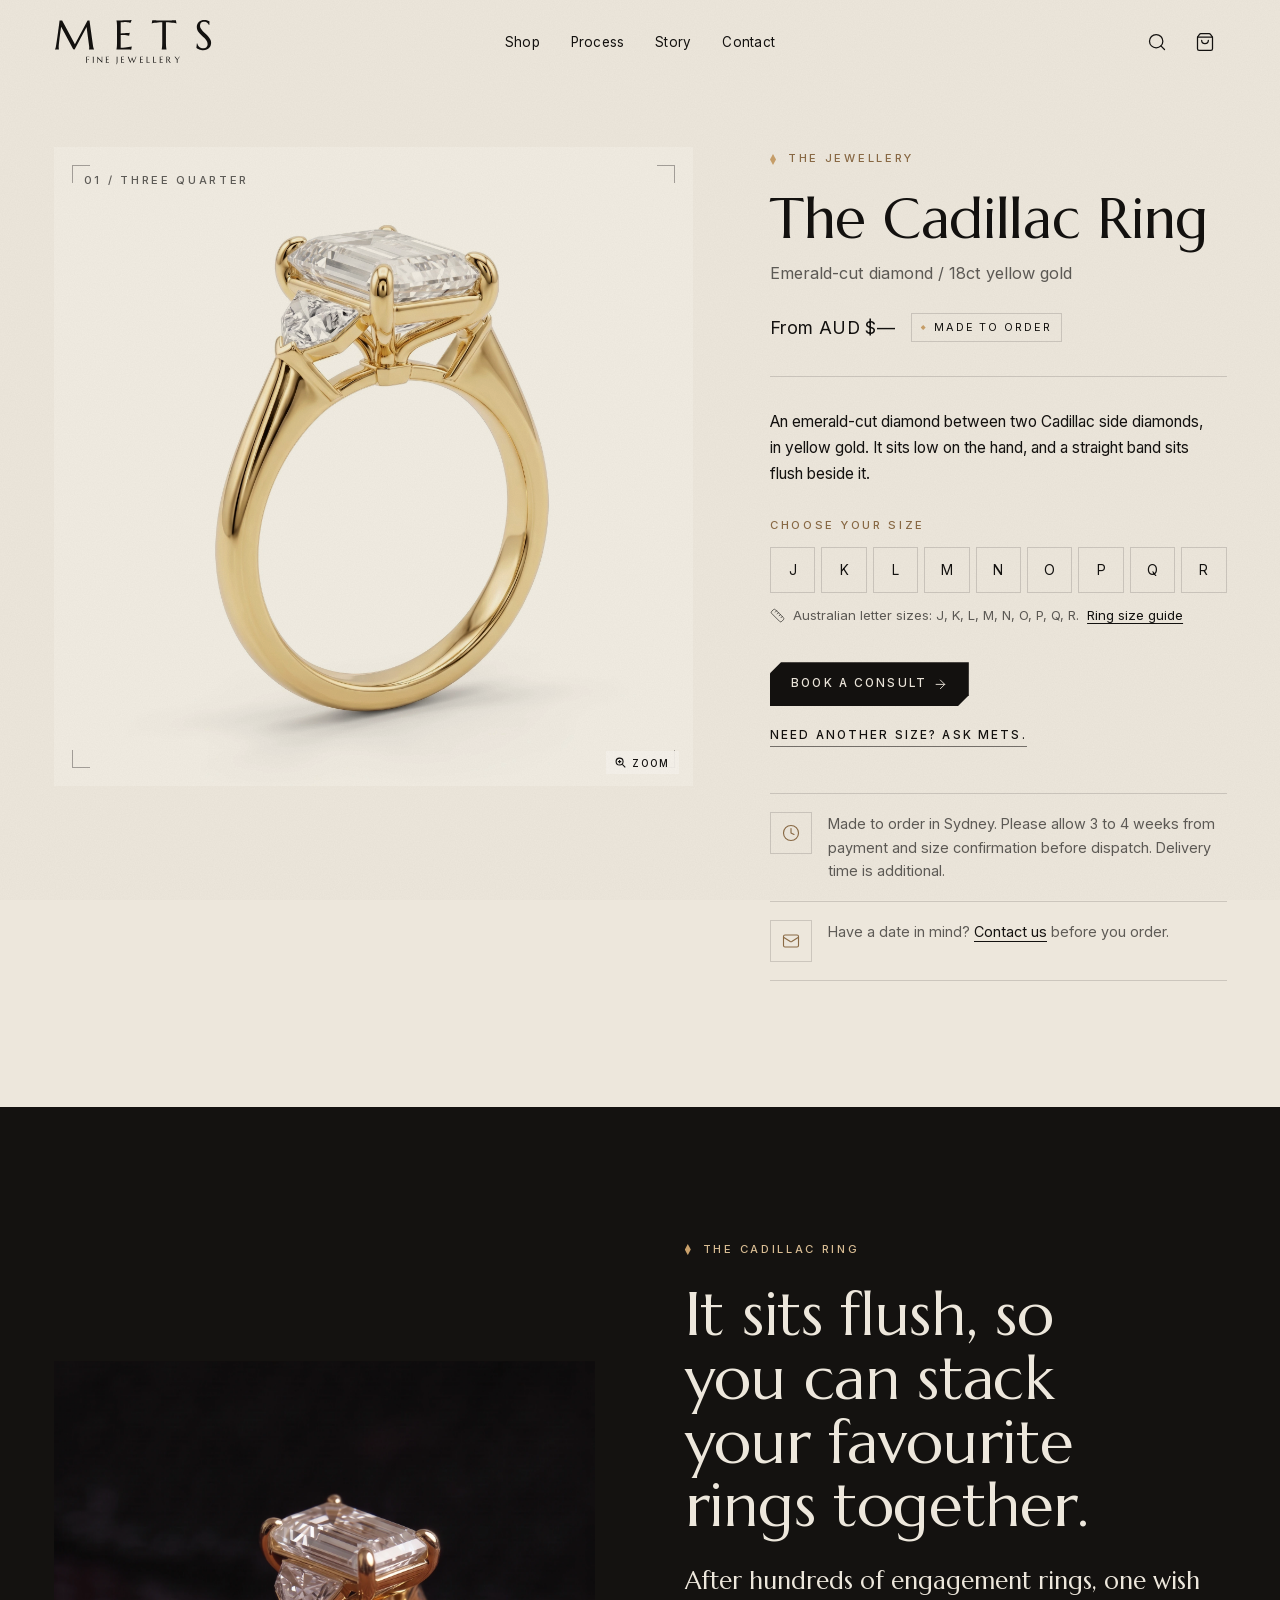
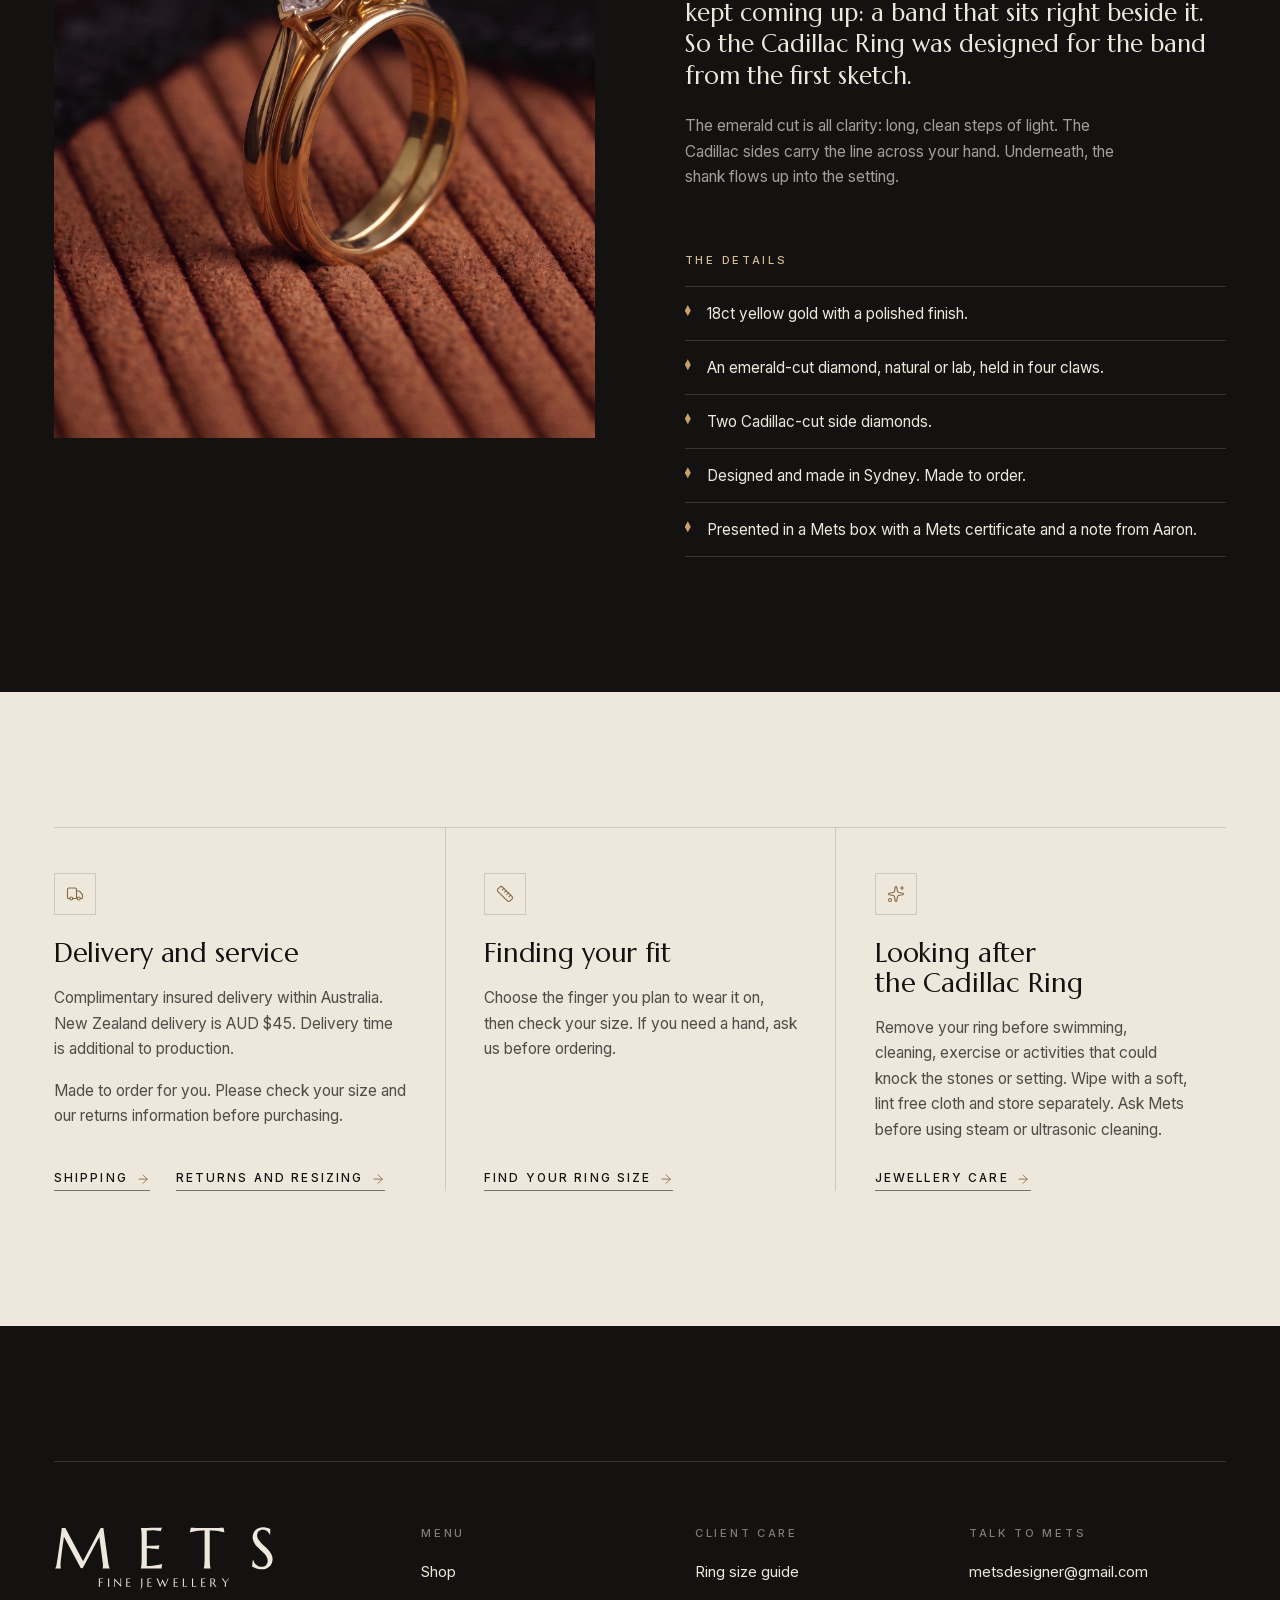
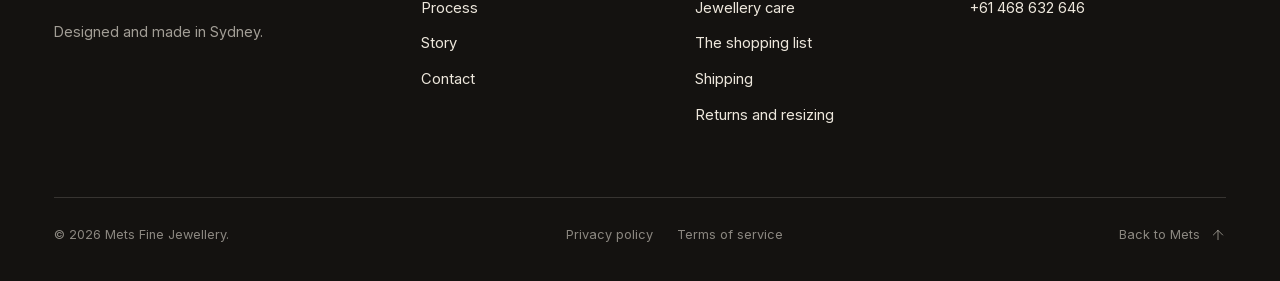
<file: cadillac-ring.html>
<!DOCTYPE html>
<html data-dpl-id="dpl_CB9xKnue3pGVeJ7KT5sajQuoXE8c" data-smooth-scroll="" lang="en-AU"><head><meta charset="utf-8"/><meta content="width=device-width, initial-scale=1" name="viewport"/><link data-precedence="next" href="assets/css/2e94l4erm24dg.css" rel="stylesheet"/><link data-precedence="next" href="assets/css/3cw06a-lvmr-x.css" rel="stylesheet"/><link data-precedence="next" href="assets/css/39q7h851g985o.css" rel="stylesheet"/><link data-precedence="next" href="assets/css/3lm28c4wvost9.css" rel="stylesheet"/><link data-precedence="next" href="assets/css/12zsea_6jfegh.css" rel="stylesheet"/><link data-precedence="next" href="assets/css/0-jwucn_5d-pb.css" rel="stylesheet"/><style data-href="mets-fonts" data-precedence="default">:root{--font-marcellus:'Marcellus', 'Marcellus Fallback';--font-inter:'Inter', 'Inter Fallback'}</style><title>The Cadillac Ring | Mets Fine Jewellery</title><meta content="The Cadillac Ring: an emerald-cut diamond between two Cadillac side diamonds, in yellow gold. Designed and made in Sydney, to order." name="description"/><meta content="noindex, nofollow" name="robots"/><meta content="Stillhour Ring · METS Fine Jewellery" property="og:title"/><meta content="The Stillhour Ring: an elongated smoky quartz centre stone and tapered side stones in polished 18ct yellow gold. AUD $2,450, designed in Sydney and made to order." property="og:description"/><meta content="https://site-mets-fine-jewellery.vercel.app/jewellery/stillhour-ring" property="og:url"/><meta content="METS Fine Jewellery" property="og:site_name"/><meta content="en_AU" property="og:locale"/><meta content="website" property="og:type"/><meta content="summary_large_image" name="twitter:card"/><meta content="Stillhour Ring · METS Fine Jewellery" name="twitter:title"/><meta content="The Stillhour Ring: an elongated smoky quartz centre stone and tapered side stones in polished 18ct yellow gold. AUD $2,450, designed in Sydney and made to order." name="twitter:description"/><meta content="" name="next-size-adjust"/><link href="assets/mets.css?v=1793950099" rel="stylesheet"/><link href="assets/ring.css?v=1793950099" rel="stylesheet"/></head><body><div hidden=""><!--$--><!--/$--></div><a class="skip" href="#main">Skip to content</a><header><div class="site-header" data-hidden="false" data-solid="false" data-tone="dark"><div class="hdr-inner"><a aria-label="Mets Fine Jewellery, home" class="logo" href="index.html"><svg aria-label="Mets Fine Jewellery" role="img" viewbox="163.98 138.49 266.26 77.51" xmlns="http://www.w3.org/2000/svg"><path d="M165.480 189.753 C165.731 189.389 166.015 188.848 166.334 188.130 C166.653 187.412 166.904 186.506 167.086 185.412 C167.337 183.817 167.616 182.023 167.924 180.029 C168.231 178.035 168.550 175.945 168.881 173.757 C169.211 171.570 169.542 169.331 169.872 167.041 C170.202 164.751 170.521 162.495 170.829 160.273 C171.137 158.051 171.433 155.909 171.718 153.847 C172.003 151.785 172.259 149.899 172.487 148.190 C172.715 146.481 172.903 144.995 173.051 143.730 C173.199 142.465 173.307 141.514 173.375 140.876 L177.716 140.876 L199.216 181.072 L220.544 140.876 L223.791 140.876 L229.396 181.482 C229.556 182.758 229.727 183.852 229.909 184.763 C230.091 185.674 230.274 186.455 230.456 187.104 C230.638 187.754 230.815 188.289 230.986 188.711 C231.157 189.132 231.322 189.480 231.481 189.753 L231.481 189.890 L222.868 189.890 L222.868 189.753 C222.982 189.503 223.090 189.092 223.193 188.523 C223.295 187.953 223.347 187.270 223.347 186.472 C223.347 186.176 223.335 185.874 223.312 185.566 C223.290 185.259 223.255 184.923 223.210 184.558 L218.869 151.813 L198.703 189.753 L196.344 189.480 L176.041 151.472 C175.244 156.872 174.549 161.862 173.957 166.443 C173.706 168.402 173.455 170.356 173.205 172.304 C172.954 174.253 172.732 176.070 172.538 177.756 C172.344 179.442 172.191 180.929 172.077 182.217 C171.963 183.504 171.906 184.455 171.906 185.071 C171.906 185.845 171.928 186.529 171.974 187.121 C172.020 187.714 172.065 188.215 172.111 188.625 C172.179 189.104 172.248 189.525 172.316 189.890 L165.480 189.890 L165.480 189.753" fill="#EDE7DC" fill-rule="evenodd"></path><path d="M269.171 140.876 C272.020 140.876 274.851 140.865 277.665 140.842 C280.479 140.819 283.060 140.790 285.407 140.756 C287.754 140.722 289.759 140.671 291.422 140.602 C293.086 140.534 294.214 140.443 294.806 140.329 L293.131 144.875 C292.379 144.670 291.502 144.488 290.500 144.328 C289.634 144.191 288.580 144.060 287.338 143.935 C286.096 143.810 284.666 143.747 283.048 143.747 C282.501 143.747 281.846 143.764 281.083 143.798 C280.320 143.832 279.585 143.872 278.878 143.918 C278.058 143.963 277.226 144.009 276.383 144.055 L276.383 162.717 C278.730 162.694 280.849 162.626 282.741 162.512 C284.632 162.398 286.238 162.284 287.560 162.170 C289.110 162.033 290.477 161.874 291.662 161.692 L290.602 166.648 C289.030 166.443 287.423 166.249 285.783 166.067 C284.370 165.907 282.832 165.765 281.168 165.639 C279.505 165.514 277.910 165.451 276.383 165.451 L276.383 186.882 C279.072 186.882 281.544 186.768 283.800 186.540 C286.056 186.312 288.027 186.050 289.713 185.754 C291.673 185.435 293.462 185.059 295.080 184.626 L294.088 190.163 C293.815 190.141 293.405 190.118 292.858 190.095 C292.311 190.072 291.702 190.050 291.029 190.027 C290.357 190.004 289.651 189.987 288.910 189.975 C288.170 189.964 287.469 189.953 286.808 189.941 C286.147 189.930 285.561 189.919 285.048 189.907 C284.535 189.896 284.165 189.890 283.937 189.890 L269.171 189.890 L269.171 189.753 C269.308 189.275 269.439 188.682 269.564 187.976 C269.690 187.270 269.798 186.392 269.889 185.344 C269.980 184.296 270.049 183.048 270.094 181.601 C270.140 180.154 270.162 178.462 270.162 176.526 L270.162 154.274 C270.162 152.338 270.140 150.646 270.094 149.199 C270.049 147.752 269.980 146.499 269.889 145.439 C269.798 144.379 269.690 143.496 269.564 142.790 C269.439 142.084 269.308 141.491 269.171 141.013 L269.171 140.876" fill="#EDE7DC" fill-rule="evenodd"></path><path d="M346.374 143.884 C343.685 143.884 341.258 144.003 339.093 144.243 C336.928 144.482 335.060 144.738 333.488 145.012 C331.665 145.353 330.035 145.729 328.600 146.140 L329.591 140.602 C329.865 140.625 330.275 140.648 330.822 140.671 C331.368 140.694 331.978 140.716 332.650 140.739 C333.322 140.762 334.029 140.779 334.769 140.790 C335.510 140.802 336.211 140.813 336.871 140.825 C337.532 140.836 338.119 140.847 338.632 140.859 C339.144 140.870 339.515 140.876 339.743 140.876 L359.259 140.876 C359.487 140.876 359.858 140.870 360.370 140.859 C360.883 140.847 361.470 140.836 362.130 140.825 C362.791 140.813 363.492 140.802 364.233 140.790 C364.973 140.779 365.680 140.762 366.352 140.739 C367.024 140.716 367.633 140.694 368.180 140.671 C368.727 140.648 369.137 140.625 369.411 140.602 L370.402 146.140 C368.944 145.729 367.303 145.353 365.480 145.012 C363.908 144.738 362.039 144.482 359.875 144.243 C357.710 144.003 355.283 143.884 352.594 143.884 L352.594 176.526 C352.594 178.462 352.623 180.154 352.680 181.601 C352.737 183.048 352.805 184.296 352.885 185.344 C352.965 186.392 353.067 187.270 353.192 187.976 C353.318 188.682 353.449 189.275 353.586 189.753 L353.586 189.890 L345.416 189.890 L345.416 189.753 C345.553 189.275 345.679 188.682 345.792 187.976 C345.906 187.270 346.009 186.392 346.100 185.344 C346.191 184.296 346.260 183.048 346.305 181.601 C346.351 180.154 346.374 178.462 346.374 176.526 L346.374 143.884" fill="#EDE7DC" fill-rule="evenodd"></path><path d="M425.729 148.669 L424.977 148.669 C424.795 148.145 424.504 147.552 424.106 146.892 C423.707 146.231 423.183 145.610 422.533 145.029 C421.884 144.448 421.098 143.963 420.175 143.576 C419.252 143.189 418.164 142.995 416.911 142.995 C415.794 142.995 414.803 143.166 413.937 143.508 C413.071 143.850 412.348 144.328 411.767 144.943 C411.185 145.559 410.747 146.288 410.451 147.131 C410.154 147.974 410.006 148.908 410.006 149.934 C410.006 151.574 410.468 153.141 411.391 154.633 C412.313 156.126 413.470 157.601 414.860 159.060 C416.250 160.518 417.754 161.976 419.372 163.435 C420.989 164.893 422.493 166.408 423.883 167.981 C425.273 169.553 426.430 171.199 427.353 172.920 C428.275 174.640 428.737 176.491 428.737 178.474 C428.737 179.955 428.481 181.442 427.968 182.934 C427.455 184.427 426.663 185.766 425.592 186.951 C424.521 188.135 423.143 189.098 421.457 189.839 C419.770 190.579 417.765 190.950 415.441 190.950 C414.142 190.950 412.906 190.830 411.732 190.591 C410.559 190.351 409.477 190.055 408.485 189.702 C407.494 189.349 406.605 188.967 405.819 188.557 C405.033 188.147 404.389 187.771 403.888 187.429 L404.674 179.875 L405.529 179.875 C405.779 180.946 406.190 181.966 406.759 182.934 C407.329 183.903 408.030 184.757 408.861 185.498 C409.693 186.238 410.644 186.831 411.715 187.275 C412.786 187.720 413.960 187.942 415.236 187.942 C416.398 187.942 417.440 187.765 418.363 187.412 C419.286 187.059 420.078 186.569 420.739 185.942 C421.400 185.316 421.907 184.569 422.260 183.703 C422.613 182.838 422.790 181.892 422.790 180.867 C422.790 179.431 422.528 178.104 422.003 176.885 C421.479 175.665 420.790 174.509 419.936 173.415 C419.081 172.322 418.113 171.262 417.030 170.237 C415.948 169.211 414.837 168.180 413.698 167.143 C412.558 166.106 411.448 165.041 410.365 163.947 C409.283 162.854 408.314 161.686 407.460 160.444 C406.605 159.202 405.916 157.869 405.392 156.445 C404.868 155.021 404.606 153.454 404.606 151.745 C404.606 149.945 404.953 148.321 405.648 146.874 C406.343 145.428 407.266 144.191 408.417 143.166 C409.568 142.141 410.872 141.354 412.331 140.808 C413.789 140.261 415.293 139.987 416.842 139.987 C417.982 139.987 419.030 140.078 419.987 140.261 C420.944 140.443 421.804 140.659 422.567 140.910 C423.331 141.161 423.997 141.411 424.567 141.662 C425.137 141.913 425.604 142.118 425.968 142.277 L425.729 148.669" fill="#EDE7DC" fill-rule="evenodd"></path><path d="M219.6114086471409 209.27336122733612Q219.6114086471409 209.86610878661088 219.62884239888427 210.3089260808926Q219.64627615062767 210.75174337517433 219.67068340306838 211.07252440725244Q219.69509065550912 211.39330543933053 219.73344490934454 211.6094839609484Q219.77179916317996 211.82566248256626 219.81364016736407 211.9721059972106V212.0H218.14000000000004V211.9721059972106Q218.18184100418415 211.82566248256626 218.22019525801957 211.6094839609484Q218.258549511855 211.39330543933053 218.2864435146444 211.07252440725244Q218.31433751743378 210.75174337517433 218.3282845188285 210.3089260808926Q218.3422315202232 209.86610878661088 218.3422315202232 209.27336122733612V204.73361227336122Q218.3422315202232 204.14086471408646 218.3282845188285 203.69804741980474Q218.31433751743378 203.255230125523 218.2864435146444 202.93096234309624Q218.258549511855 202.60669456066947 218.22019525801957 202.3905160390516Q218.18184100418415 202.17433751743374 218.14000000000004 202.0278940027894V202.0Q218.71880055788012 202.0 219.31154811715487 201.99651324965134Q219.90429567642963 201.99302649930266 220.46217573221764 201.98953974895397Q221.02005578800564 201.9860529986053 221.52214783821483 201.9755927475593Q222.02423988842403 201.96513249651326 222.42870292887034 201.95467224546724Q222.83316596931664 201.9442119944212 223.11210599721065 201.9267782426778Q223.39104602510466 201.90934449093444 223.5095955369596 201.8884239888424L223.16789400278944 202.81589958158995Q222.9377684797769 202.7531380753138 222.6309344490935 202.70432357043236Q222.36594142259418 202.66248256624826 221.9858856345886 202.62412831241284Q221.60582984658302 202.5857740585774 221.11071129707116 202.5857740585774Q220.94334728033476 202.5857740585774 220.69230125523018 202.59623430962344Q220.44125523012556 202.60669456066947 220.19718270571832 202.62064156206415Q219.9182426778243 202.63458856345886 219.6114086471409 202.64853556485355V206.17015341701534Q220.32967921896795 206.163179916318 220.92940027894008 206.12831241283124Q221.52912133891218 206.0934449093445 221.96147838214787 206.05857740585773Q222.4635704323571 206.01673640167365 222.8680334728034 205.96094839609484L222.6588284518829 206.9721059972106Q222.13581589958164 206.90934449093444 221.59885634588568 206.85355648535565Q221.1386052998606 206.8047419804742 220.60861924686196 206.76638772663878Q220.07863319386337 206.72803347280336 219.6114086471409 206.72803347280336ZM229.3242763651969 211.9721059972106Q229.36611736938102 211.82566248256626 229.40098487286775 211.6094839609484Q229.4358523763545 211.39330543933053 229.4637463791439 211.07252440725244Q229.4916403819333 210.75174337517433 229.50558738332802 210.3089260808926Q229.5195343847227 209.86610878661088 229.5195343847227 209.27336122733612V204.73361227336122Q229.5195343847227 204.14086471408646 229.50558738332802 203.69804741980474Q229.4916403819333 203.255230125523 229.4637463791439 202.93096234309624Q229.4358523763545 202.60669456066947 229.40098487286775 202.3905160390516Q229.36611736938102 202.17433751743374 229.3242763651969 202.0278940027894V202.0H230.99094303186357V202.0278940027894Q230.94910202767946 202.17433751743374 230.91074777384404 202.3905160390516Q230.87239352000861 202.60669456066947 230.84798626756788 202.93096234309624Q230.82357901512717 203.255230125523 230.8061452633838 203.69804741980474Q230.78871151164043 204.14086471408646 230.78871151164043 204.73361227336122V209.27336122733612Q230.78871151164043 209.86610878661088 230.8061452633838 210.3089260808926Q230.82357901512717 210.75174337517433 230.84798626756788 211.07252440725244Q230.87239352000861 211.39330543933053 230.91074777384404 211.6094839609484Q230.94910202767946 211.82566248256626 230.99094303186357 211.9721059972106V212.0H229.3242763651969ZM237.25192790473128 202.0 244.43463362300184 209.6429567642957V204.73361227336122Q244.43463362300184 204.14086471408646 244.42068662160713 203.69804741980474Q244.40673962021242 203.255230125523 244.37884561742302 202.93096234309624Q244.35095161463363 202.60669456066947 244.3125973607982 202.3905160390516Q244.27424310696279 202.17433751743374 244.23240210277868 202.0278940027894V202.0H245.47368522690698V202.0278940027894Q245.4318442227229 202.17433751743374 245.39697671923614 202.3905160390516Q245.3621092157494 202.60669456066947 245.33421521295998 202.93096234309624Q245.30632121017058 203.255230125523 245.29237420877587 203.69804741980474Q245.27842720738118 204.14086471408646 245.27842720738118 204.73361227336122V212.139470013947H245.03435468297394L237.85164896470337 204.50348675034869V209.27336122733612Q237.85164896470337 209.86610878661088 237.86559596609806 210.3089260808926Q237.87954296749277 210.75174337517433 237.90743697028216 211.07252440725244Q237.93533097307156 211.39330543933053 237.97019847655832 211.6094839609484Q238.00506598004506 211.82566248256626 238.04690698422917 211.9721059972106V212.0H236.80562386010087V211.9721059972106Q236.84746486428494 211.82566248256626 236.88581911812037 211.6094839609484Q236.92417337195582 211.39330543933053 236.9520673747452 211.07252440725244Q236.9799613775346 210.75174337517433 236.9939083789293 210.3089260808926Q237.007855380324 209.86610878661088 237.007855380324 209.27336122733612V204.73361227336122Q237.007855380324 204.14086471408646 236.9939083789293 203.69804741980474Q236.9799613775346 203.255230125523 236.9520673747452 202.93096234309624Q236.92417337195582 202.60669456066947 236.88581911812037 202.3905160390516Q236.84746486428494 202.17433751743374 236.80562386010087 202.0278940027894V202.0ZM251.2883660551443 202.0Q252.16005364231307 202.0 253.0212809784358 201.99302649930263Q253.88250831455855 201.9860529986053 254.6007788863856 201.9755927475593Q255.31904945821265 201.96513249651326 255.82811500911922 201.9442119944212Q256.3371805600258 201.92329149232916 256.51849157815684 201.8884239888424L256.1767900439867 202.81589958158995Q255.94666452097417 202.7531380753138 255.63983049029076 202.70432357043236Q255.37483746379147 202.66248256624826 254.99478167578587 202.62412831241284Q254.61472588778028 202.5857740585774 254.11960733826845 202.5857740585774Q253.95224332153202 202.5857740585774 253.7186310481708 202.59623430962344Q253.4850187748096 202.60669456066947 253.26884025319174 202.62064156206415Q253.01779422808713 202.63458856345886 252.75977470228517 202.64853556485355V206.4560669456067Q253.47804527411222 206.44909344490935 254.0568458319923 206.41422594142261Q254.63564638987233 206.37935843793585 255.04010943031864 206.34449093444908Q255.51430747773844 206.302649930265 255.87692951400066 206.2468619246862L255.66075099238282 207.25801952580196Q255.17957944426564 207.1952580195258 254.67748739405644 207.139470013947Q254.24513035082074 207.09065550906556 253.73606479991417 207.05230125523013Q253.22699924900763 207.0139470013947 252.75977470228517 207.0139470013947V211.3863319386332Q253.5826477845725 211.3863319386332 254.27302435361014 211.3165969316597Q254.9634009226478 211.2468619246862 255.4794399742517 211.15620641562063Q256.07916103422383 211.05857740585773 256.5742795837357 210.9260808926081L256.3720480635125 212.0557880055788Q256.2883660551443 212.04881450488145 256.12100203840794 212.0418410041841Q255.9536380216715 212.03486750348674 255.7479197510997 212.0278940027894Q255.54220148052786 212.02092050209205 255.315562707864 212.0174337517434Q255.08892393520009 212.0139470013947 254.88669241497695 212.01046025104603Q254.68446089475378 212.00697350069734 254.5275571290634 212.00348675034866Q254.37065336337304 212.0 254.30091835639954 212.0H251.2883660551443V211.9721059972106Q251.33020705932842 211.82566248256626 251.36856131316384 211.6094839609484Q251.40691556699926 211.39330543933053 251.43480956978865 211.07252440725244Q251.46270357257805 210.75174337517433 251.47665057397276 210.3089260808926Q251.49059757536747 209.86610878661088 251.49059757536747 209.27336122733612V204.73361227336122Q251.49059757536747 204.14086471408646 251.47665057397276 203.69804741980474Q251.46270357257805 203.255230125523 251.43480956978865 202.93096234309624Q251.40691556699926 202.60669456066947 251.36856131316384 202.3905160390516Q251.33020705932842 202.17433751743374 251.2883660551443 202.0278940027894V202.0ZM270.90238601008485 210.55648535564853Q270.90238601008485 211.4979079497908 270.7106147409077 212.18828451882845Q270.5188434717306 212.8786610878661 270.17365518721175 213.4121338912134Q269.8284669026929 213.94560669456067 269.35775560562183 214.36401673640165Q268.8870443085507 214.78242677824267 268.32916425276267 215.18688981868897L268.20364124021035 215.01255230125523Q268.6848127883275 214.5732217573222 268.96723956657024 214.09902370990238Q269.2496663448129 213.62482566248258 269.39959660980594 213.08437935843796Q269.5495268747989 212.5439330543933 269.591367878983 211.91980474198047Q269.63320888316713 211.29567642956764 269.63320888316713 210.55648535564853V204.73361227336122Q269.63320888316713 204.14086471408646 269.61926188177245 203.69804741980474Q269.60531488037776 203.255230125523 269.57742087758834 202.93096234309624Q269.5495268747989 202.60669456066947 269.5111726209635 202.3905160390516Q269.47281836712807 202.17433751743374 269.43097736294396 202.0278940027894V202.0H271.104617530308V202.0278940027894Q271.0627765261239 202.17433751743374 271.02442227228846 202.3905160390516Q270.98606801845307 202.60669456066947 270.95817401566364 202.93096234309624Q270.9302800128743 203.255230125523 270.91633301147954 203.69804741980474Q270.90238601008485 204.14086471408646 270.90238601008485 204.73361227336122ZM276.9192983585453 202.0Q277.790985945714 202.0 278.65221328183674 201.99302649930263Q279.5134406179595 201.9860529986053 280.23171118978655 201.9755927475593Q280.9499817616136 201.96513249651326 281.45904731252017 201.9442119944212Q281.9681128634267 201.92329149232916 282.1494238815578 201.8884239888424L281.80772234738765 202.81589958158995Q281.5775968243751 202.7531380753138 281.2707627936917 202.70432357043236Q281.0057697671924 202.66248256624826 280.6257139791868 202.62412831241284Q280.24565819118123 202.5857740585774 279.7505396416694 202.5857740585774Q279.583175624933 202.5857740585774 279.34956335157176 202.59623430962344Q279.1159510782105 202.60669456066947 278.89977255659267 202.62064156206415Q278.6487265314881 202.63458856345886 278.3907070056861 202.64853556485355V206.4560669456067Q279.1089775775132 206.44909344490935 279.6877781353933 206.41422594142261Q280.2665786932733 206.37935843793585 280.6710417337196 206.34449093444908Q281.1452397811394 206.302649930265 281.5078618174016 206.2468619246862L281.29168329578374 207.25801952580196Q280.8105117476666 207.1952580195258 280.3084196974574 207.139470013947Q279.8760626542217 207.09065550906556 279.36699710331516 207.05230125523013Q278.85793155240856 207.0139470013947 278.3907070056861 207.0139470013947V211.3863319386332Q279.2135800879734 211.3863319386332 279.9039566570111 211.3165969316597Q280.5943332260488 211.2468619246862 281.11037227765263 211.15620641562063Q281.71009333762476 211.05857740585773 282.2052118871366 210.9260808926081L282.00298036691345 212.0557880055788Q281.9192983585453 212.04881450488145 281.75193434180886 212.0418410041841Q281.58457032507243 212.03486750348674 281.3788520545006 212.0278940027894Q281.1731337839288 212.02092050209205 280.9464950112649 212.0174337517434Q280.71985623860104 212.0139470013947 280.5176247183779 212.01046025104603Q280.31539319815477 212.00697350069734 280.1584894324644 212.00348675034866Q280.001585666774 212.0 279.9318506598005 212.0H276.9192983585453V211.9721059972106Q276.96113936272934 211.82566248256626 276.9994936165648 211.6094839609484Q277.03784787040024 211.39330543933053 277.0657418731896 211.07252440725244Q277.09363587597903 210.75174337517433 277.1075828773737 210.3089260808926Q277.1215298787684 209.86610878661088 277.1215298787684 209.27336122733612V204.73361227336122Q277.1215298787684 204.14086471408646 277.1075828773737 203.69804741980474Q277.09363587597903 203.255230125523 277.0657418731896 202.93096234309624Q277.03784787040024 202.60669456066947 276.9994936165648 202.3905160390516Q276.96113936272934 202.17433751743374 276.9192983585453 202.0278940027894V202.0ZM295.76047848943256 203.31799163179917 298.5498787683726 210.08926080892607 301.2625705396418 203.44351464435147Q301.42296105568084 203.03207810320782 301.4996695633517 202.74616457461644Q301.57637807102253 202.4602510460251 301.57637807102253 202.25801952580196Q301.57637807102253 202.1952580195258 301.5694045703252 202.12900976290098Q301.56243106962785 202.06276150627616 301.5484840682331 202.0278940027894V202.0H302.92923720630847V202.0278940027894Q302.78976719236147 202.1813110181311 302.62588992597375 202.5160390516039Q302.462012659586 202.8507670850767 302.24583413796813 203.34588563458857L298.5219847655832 212.21617852161785H297.9919987125846L295.27930694131544 205.63319386331938L292.80371419375615 212.21617852161785H292.28070164145487L288.86368629975334 203.6875871687587Q288.7381632872011 203.38772663877268 288.6091535243001 203.10878661087867Q288.4801437613991 202.82984658298466 288.3650809998928 202.60669456066944Q288.25001823838653 202.38354253835425 288.1558759789723 202.23012552301253Q288.0617337195581 202.07670850767084 288.019892715374 202.0278940027894V202.0H289.95155240853995V202.0278940027894Q289.93760540714527 202.10460251046024 289.93760540714527 202.14644351464435Q289.93760540714527 202.18828451882845 289.93760540714527 202.24407252440724Q289.93760540714527 202.48117154811715 289.9899066623754 202.74616457461644Q290.04220791760554 203.01115760111577 290.1956249329472 203.38772663877268L292.81766119515083 210.01255230125523L295.32114794549955 203.34588563458857ZM308.7439180345458 202.0Q309.6156056217145 202.0 310.47683295783725 201.99302649930263Q311.33806029396 201.9860529986053 312.05633086578706 201.9755927475593Q312.77460143761414 201.96513249651326 313.2836669885207 201.9442119944212Q313.7927325394272 201.92329149232916 313.97404355755833 201.8884239888424L313.63234202338816 202.81589958158995Q313.40221650037563 202.7531380753138 313.0953824696922 202.70432357043236Q312.8303894431929 202.66248256624826 312.45033365518736 202.62412831241284Q312.07027786718174 202.5857740585774 311.5751593176699 202.5857740585774Q311.4077953009335 202.5857740585774 311.17418302757227 202.59623430962344Q310.940570754211 202.60669456066947 310.7243922325932 202.62064156206415Q310.4733462074886 202.63458856345886 310.21532668168663 202.64853556485355V206.4560669456067Q310.9335972535137 206.44909344490935 311.5123978113937 206.41422594142261Q312.0911983692738 206.37935843793585 312.4956614097201 206.34449093444908Q312.96985945713993 206.302649930265 313.3324814934021 206.2468619246862L313.11630297178425 207.25801952580196Q312.63513142366713 207.1952580195258 312.1330393734579 207.139470013947Q311.7006823302222 207.09065550906556 311.1916167793156 207.05230125523013Q310.68255122840907 207.0139470013947 310.21532668168663 207.0139470013947V211.3863319386332Q311.0381997639739 211.3863319386332 311.7285763330116 211.3165969316597Q312.4189529020493 211.2468619246862 312.93499195365314 211.15620641562063Q313.53471301362526 211.05857740585773 314.0298315631371 210.9260808926081L313.82760004291396 212.0557880055788Q313.7439180345458 212.04881450488145 313.57655401780937 212.0418410041841Q313.40919000107294 212.03486750348674 313.2034717305011 212.0278940027894Q312.9977534599293 212.02092050209205 312.7711146872654 212.0174337517434Q312.54447591460155 212.0139470013947 312.34224439437844 212.01046025104603Q312.1400128741553 212.00697350069734 311.9831091084649 212.00348675034866Q311.82620534277453 212.0 311.756470335801 212.0H308.7439180345458V211.9721059972106Q308.78575903872985 211.82566248256626 308.8241132925653 211.6094839609484Q308.86246754640075 211.39330543933053 308.8903615491902 211.07252440725244Q308.91825555197954 210.75174337517433 308.9322025533742 210.3089260808926Q308.9461495547689 209.86610878661088 308.9461495547689 209.27336122733612V204.73361227336122Q308.9461495547689 204.14086471408646 308.9322025533742 203.69804741980474Q308.91825555197954 203.255230125523 308.8903615491902 202.93096234309624Q308.86246754640075 202.60669456066947 308.8241132925653 202.3905160390516Q308.78575903872985 202.17433751743374 308.7439180345458 202.0278940027894V202.0ZM321.31592103851534 211.3863319386332Q322.13879412080263 211.3863319386332 322.82917068984034 211.3165969316597Q323.519547258878 211.2468619246862 324.03558631048185 211.15620641562063Q324.635307370454 211.05857740585773 325.13042591996583 210.9260808926081L324.92819439974267 212.0557880055788Q324.8445123913745 212.04881450488145 324.6771483746381 212.0418410041841Q324.50978435790165 212.03486750348674 324.30406608732983 212.0278940027894Q324.098347816758 212.02092050209205 323.87170904409413 212.0174337517434Q323.64507027143026 212.0139470013947 323.4428387512071 212.01046025104603Q323.240607230984 212.00697350069734 323.08370346529364 212.00348675034866Q322.92679969960324 212.0 322.8570646926297 212.0H319.8445123913745V211.9721059972106Q319.88635339555856 211.82566248256626 319.924707649394 211.6094839609484Q319.96306190322946 211.39330543933053 319.9909559060188 211.07252440725244Q320.01884990880825 210.75174337517433 320.03279691020293 210.3089260808926Q320.0467439115976 209.86610878661088 320.0467439115976 209.27336122733612V204.73361227336122Q320.0467439115976 204.14086471408646 320.03279691020293 203.69804741980474Q320.01884990880825 203.255230125523 319.9909559060188 202.93096234309624Q319.96306190322946 202.60669456066947 319.924707649394 202.3905160390516Q319.88635339555856 202.17433751743374 319.8445123913745 202.0278940027894V202.0H321.5181525587385V202.0278940027894Q321.4763115545544 202.17433751743374 321.43795730071895 202.3905160390516Q321.39960304688356 202.60669456066947 321.3751957944428 202.93096234309624Q321.3507885420021 203.255230125523 321.3333547902587 203.69804741980474Q321.31592103851534 204.14086471408646 321.31592103851534 204.73361227336122ZM332.41651539534405 211.3863319386332Q333.23938847763134 211.3863319386332 333.929765046669 211.3165969316597Q334.6201416157067 211.2468619246862 335.13618066731055 211.15620641562063Q335.7359017272827 211.05857740585773 336.23102027679454 210.9260808926081L336.0287887565714 212.0557880055788Q335.9451067482032 212.04881450488145 335.7777427314668 212.0418410041841Q335.61037871473036 212.03486750348674 335.40466044415854 212.0278940027894Q335.1989421735867 212.02092050209205 334.97230340092284 212.0174337517434Q334.74566462825896 212.0139470013947 334.54343310803586 212.01046025104603Q334.3412015878127 212.00697350069734 334.1842978221223 212.00348675034866Q334.02739405643194 212.0 333.9576590494584 212.0H330.9451067482032V211.9721059972106Q330.98694775238727 211.82566248256626 331.0253020062227 211.6094839609484Q331.06365626005817 211.39330543933053 331.0915502628476 211.07252440725244Q331.11944426563696 210.75174337517433 331.13339126703164 210.3089260808926Q331.1473382684263 209.86610878661088 331.1473382684263 209.27336122733612V204.73361227336122Q331.1473382684263 204.14086471408646 331.13339126703164 203.69804741980474Q331.11944426563696 203.255230125523 331.0915502628476 202.93096234309624Q331.06365626005817 202.60669456066947 331.0253020062227 202.3905160390516Q330.98694775238727 202.17433751743374 330.9451067482032 202.0278940027894V202.0H332.6187469155672V202.0278940027894Q332.5769059113831 202.17433751743374 332.5385516575477 202.3905160390516Q332.50019740371226 202.60669456066947 332.47579015127155 202.93096234309624Q332.4513828988308 203.255230125523 332.43394914708745 203.69804741980474Q332.41651539534405 204.14086471408646 332.41651539534405 204.73361227336122ZM342.0457011050319 202.0Q342.91738869220063 202.0 343.77861602832337 201.99302649930263Q344.6398433644461 201.9860529986053 345.3581139362732 201.9755927475593Q346.07638450810026 201.96513249651326 346.5854500590068 201.9442119944212Q347.09451560991334 201.92329149232916 347.27582662804446 201.8884239888424L346.9341250938743 202.81589958158995Q346.70399957086175 202.7531380753138 346.3971655401783 202.70432357043236Q346.13217251367905 202.66248256624826 345.75211672567343 202.62412831241284Q345.37206093766787 202.5857740585774 344.876942388156 202.5857740585774Q344.70957837141964 202.5857740585774 344.4759660980584 202.59623430962344Q344.24235382469715 202.60669456066947 344.0261753030793 202.62064156206415Q343.7751292779747 202.63458856345886 343.51710975217276 202.64853556485355V206.4560669456067Q344.23538032399983 206.44909344490935 344.8141808818799 206.41422594142261Q345.3929814397599 206.37935843793585 345.79744448020625 206.34449093444908Q346.27164252762606 206.302649930265 346.6342645638882 206.2468619246862L346.4180860422704 207.25801952580196Q345.93691449415326 207.1952580195258 345.43482244394403 207.139470013947Q345.00246540070833 207.09065550906556 344.4933998498018 207.05230125523013Q343.9843342988952 207.0139470013947 343.51710975217276 207.0139470013947V211.3863319386332Q344.33998283446005 211.3863319386332 345.03035940349776 211.3165969316597Q345.7207359725354 211.2468619246862 346.23677502413926 211.15620641562063Q346.8364960841114 211.05857740585773 347.33161463362325 210.9260808926081L347.1293831134001 212.0557880055788Q347.0457011050319 212.04881450488145 346.8783370882955 212.0418410041841Q346.71097307155907 212.03486750348674 346.50525480098725 212.0278940027894Q346.2995365304154 212.02092050209205 346.07289775775155 212.0174337517434Q345.8462589850877 212.0139470013947 345.6440274648645 212.01046025104603Q345.4417959446414 212.00697350069734 345.28489217895105 212.00348675034866Q345.12798841326065 212.0 345.0582534062871 212.0H342.0457011050319V211.9721059972106Q342.087542109216 211.82566248256626 342.1258963630514 211.6094839609484Q342.1642506168869 211.39330543933053 342.19214461967624 211.07252440725244Q342.22003862246567 210.75174337517433 342.23398562386035 210.3089260808926Q342.24793262525503 209.86610878661088 342.24793262525503 209.27336122733612V204.73361227336122Q342.24793262525503 204.14086471408646 342.23398562386035 203.69804741980474Q342.22003862246567 203.255230125523 342.19214461967624 202.93096234309624Q342.1642506168869 202.60669456066947 342.1258963630514 202.3905160390516Q342.087542109216 202.17433751743374 342.0457011050319 202.0278940027894V202.0ZM354.61770410900147 209.27336122733612Q354.61770410900147 209.86610878661088 354.63513786074486 210.3089260808926Q354.6525716124882 210.75174337517433 354.67697886492897 211.07252440725244Q354.7013861173697 211.39330543933053 354.73974037120513 211.6094839609484Q354.7780946250405 211.82566248256626 354.81993562922463 211.9721059972106V212.0H353.14629546186063V211.9721059972106Q353.1881364660447 211.82566248256626 353.22649071988013 211.6094839609484Q353.2648449737156 211.39330543933053 353.2892522261563 211.07252440725244Q353.313659478597 210.75174337517433 353.33109323034034 210.31241283124126Q353.34852698208374 209.87308228730822 353.34852698208374 209.27336122733612V204.73361227336122Q353.34852698208374 204.14086471408646 353.33109323034034 203.69804741980474Q353.313659478597 203.255230125523 353.2892522261563 202.93444909344493Q353.2648449737156 202.6136680613668 353.22649071988013 202.39400278940028Q353.1881364660447 202.17433751743374 353.14629546186063 202.0278940027894V202.0L353.4391824911493 202.0278940027894Q353.57167900439896 202.0418410041841 353.7355562707867 202.04532775453276Q353.8994335371744 202.04881450488145 354.0737710546082 202.04881450488145Q354.3457375818048 202.04881450488145 354.8094753781786 201.9825662482566Q355.2732131745524 201.9163179916318 355.99148374637946 201.9163179916318Q356.66093981332506 201.9163179916318 357.22928012015905 202.0976290097629Q357.7976204269931 202.278940027894 358.2160304688341 202.6276150627615Q358.6344405106751 202.976290097629 358.8680527840363 203.4818688981869Q359.10166505739755 203.98744769874477 359.10166505739755 204.62900976290098Q359.10166505739755 205.13110181311018 358.9726552944966 205.5599721059972Q358.8436455315956 205.98884239888423 358.61003325823435 206.33751743375174Q358.37642098487316 206.68619246861925 358.0486664520977 206.95467224546724Q357.72091191932225 207.2231520223152 357.316448878876 207.4044630404463L359.76414762364584 210.84239888423988Q359.9454586417769 211.10041841004184 360.1023624074673 211.2887029288703Q360.2592661731577 211.47698744769875 360.40222293745336 211.61297071129707Q360.545179701749 211.7489539748954 360.67767621499866 211.83612273361229Q360.81017272824835 211.92329149232916 360.94964274219535 211.9721059972106V212.0H358.9343010406612Q358.91338053856913 211.86750348675034 358.79831777706283 211.6478382147838Q358.68325501555654 211.4281729428173 358.52983800021485 211.21199442119945L356.06121875335293 207.73221757322176Q355.9008282373139 207.74616457461644 355.7404377212748 207.75662482566247Q355.58004720523576 207.7670850767085 355.4126831884994 207.7670850767085Q355.2174251689736 207.7670850767085 355.01868039909914 207.7531380753138Q354.81993562922463 207.7391910739191 354.61770410900147 207.70432357043236ZM354.61770410900147 207.16039051603906Q354.80598862782995 207.20223152022317 355.00124664735574 207.21966527196653Q355.19650466688154 207.2370990237099 355.37781568501265 207.2370990237099Q355.9008282373139 207.2370990237099 356.33318528054957 207.08019525801953Q356.76554232378527 206.92329149232916 357.06888960412005 206.60251046025104Q357.37223688445476 206.28172942817295 357.5396009011912 205.80404463040446Q357.70696491792756 205.32635983263597 357.70696491792756 204.68479776847977Q357.70696491792756 204.16178521617852 357.5884154060726 203.73640167364016Q357.46986589421766 203.3110181311018 357.2362536208564 203.01464435146443Q357.00264134749517 202.71827057182705 356.6469928119303 202.5543933054393Q356.29134427636546 202.3905160390516 355.81714622894566 202.3905160390516Q355.33597468082854 202.3905160390516 355.05006115223716 202.43933054393307Q354.76414762364584 202.48814504881452 354.61770410900147 202.5439330543933ZM372.189707112971 207.20223152022317V209.27336122733612Q372.189707112971 209.86610878661088 372.2036541143657 210.3089260808926Q372.21760111576043 210.75174337517433 372.2454951185498 211.07252440725244Q372.2733891213392 211.39330543933053 372.3117433751746 211.6094839609484Q372.35009762901007 211.82566248256626 372.3919386331942 211.9721059972106V212.0H370.7182984658302V211.9721059972106Q370.7601394700143 211.82566248256626 370.7984937238497 211.6094839609484Q370.8368479776851 211.39330543933053 370.86125523012583 211.07252440725244Q370.88566248256654 210.75174337517433 370.90309623430994 210.3089260808926Q370.92052998605334 209.86610878661088 370.92052998605334 209.27336122733612V207.34170153417014L367.8033751743378 203.1018131101813Q367.6429846582988 202.88563458856345 367.4860808926084 202.70432357043234Q367.329177126918 202.52301255230125 367.18970711297106 202.38702928870293Q367.05023709902406 202.2510460251046 366.9386610878664 202.16039051603906Q366.82708507670884 202.0697350069735 366.7643235704327 202.0278940027894V202.0H368.87729428172975Q368.87729428172975 202.16039051603906 369.01327754532804 202.52649930264994Q369.1492608089264 202.89260808926082 369.50490934449124 203.38772663877268L371.7922175732221 206.51882845188285L374.03071129707143 203.24825662482567Q374.1492608089264 203.0739191073919 374.26781032078134 202.89260808926082Q374.3863598326363 202.7112970711297 374.4839888423992 202.5439330543933Q374.5816178521621 202.3765690376569 374.64089260808953 202.2370990237099Q374.70016736401703 202.0976290097629 374.70016736401703 202.0H376.06000000000034V202.0278940027894Q375.9065829846586 202.16039051603906 375.64856345885664 202.42189679218967Q375.3905439330547 202.6834030683403 375.0906834030687 203.115760111576Z" fill="#EDE7DC"></path></svg></a><div class="nav"><nav aria-label="Main"><ul><li><a href="cadillac-ring.html">Shop</a></li><li><a href="design-process.html">Process</a></li><li><a href="story.html">Story</a></li><li><a href="not-in-mockup.html">Contact</a></li></ul></nav></div><div class="hdr-actions"><button aria-controls="hdr-search" aria-expanded="false" aria-label="Search jewellery" class="icon-btn search-btn" type="button"><svg aria-hidden="true" class="icon icon-search" fill="none" focusable="false" height="24" stroke="currentColor" stroke-linecap="round" stroke-linejoin="round" stroke-width="2" viewbox="0 0 24 24" width="24" xmlns="http://www.w3.org/2000/svg"><path d="m21 21-4.34-4.34"></path><circle cx="11" cy="11" r="8"></circle></svg></button><a aria-label="Your bag" class="icon-btn" href="not-in-mockup.html"><svg aria-hidden="true" class="icon icon-shopping-bag" fill="none" focusable="false" height="24" stroke="currentColor" stroke-linecap="round" stroke-linejoin="round" stroke-width="2" viewbox="0 0 24 24" width="24" xmlns="http://www.w3.org/2000/svg"><path d="M16 10a4 4 0 0 1-8 0"></path><path d="M3.103 6.034h17.794"></path><path d="M3.4 5.467a2 2 0 0 0-.4 1.2V20a2 2 0 0 0 2 2h14a2 2 0 0 0 2-2V6.667a2 2 0 0 0-.4-1.2l-2-2.667A2 2 0 0 0 17 2H7a2 2 0 0 0-1.6.8z"></path></svg></a><button aria-controls="menu" aria-expanded="false" aria-label="Menu" class="icon-btn menu-btn" data-close="Close menu" data-open="Menu" type="button"><svg aria-hidden="true" class="icon icon-menu" fill="none" focusable="false" height="24" stroke="currentColor" stroke-linecap="round" stroke-linejoin="round" stroke-width="2" viewbox="0 0 24 24" width="24" xmlns="http://www.w3.org/2000/svg"><path d="M4 5h16"></path><path d="M4 12h16"></path><path d="M4 19h16"></path></svg><svg aria-hidden="true" class="icon icon-x" fill="none" focusable="false" height="24" stroke="currentColor" stroke-linecap="round" stroke-linejoin="round" stroke-width="2" viewbox="0 0 24 24" width="24" xmlns="http://www.w3.org/2000/svg"><path d="M18 6 6 18"></path><path d="m6 6 12 12"></path></svg></button></div></div><div class="hdr-search" id="hdr-search"><form action="not-in-mockup.html" aria-label="Search jewellery" method="get" role="search"><label for="site-search-box">Search jewellery</label> <input id="site-search-box" name="q" placeholder="Search by piece, stone or material" type="search"/> <button type="submit">Search</button></form></div></div></header><div class="menu" data-lenis-prevent="" data-open="false" id="menu"><nav aria-label="Menu"><ol><li><a href="cadillac-ring.html">Shop</a></li><li><a href="design-process.html">Process</a></li><li><a href="story.html">Story</a></li><li><a href="not-in-mockup.html">Contact</a></li></ol></nav><div class="menu-foot"><a href="mailto:metsdesigner@gmail.com">metsdesigner@gmail.com</a> <a href="tel:+61468632646">+61 468 632 646</a> <span>Designed and made in Sydney.</span></div></div><main id="main"><div data-pagefind-body="" data-pagefind-meta="title:The Cadillac Ring"><div class="page-piece" data-opens="light"><section aria-labelledby="piece-title" class="piece-kit piece-open" data-ground="bone" data-tone="light" id="top"><div class="piece-grid"><div class="viewer" data-reveal=""><div aria-label="Views of The Cadillac Ring. Click an image to zoom in." class="viewer-stage" data-lenis-prevent="" role="region" tabindex="0"><figure class="view" data-view="three-quarter" data-zoom=""><div class="view-inner"><img alt="The Cadillac Ring from three quarters: an emerald-cut diamond between two Cadillac side diamonds, in yellow gold" data-focal="50% 50%" decoding="async" height="2400" loading="eager" src="assets/img/ring-cadillac-01.webp" style="color:transparent;object-fit:contain;object-position:50% 50%" width="2400"/></div><span class="frame-tick tl"></span><span class="frame-tick tr"></span><span class="frame-tick bl"></span><span class="frame-tick br"></span><p class="label view-name">01 / Three quarter</p></figure><figure class="view" data-view="top" data-zoom=""><div class="view-inner"><img alt="The Cadillac Ring from above: the emerald-cut diamond held in four claws, a Cadillac-cut diamond either side" data-focal="50% 50%" decoding="async" height="2400" loading="lazy" src="assets/img/ring-cadillac-04.webp" style="color:transparent;object-fit:contain;object-position:50% 50%" width="2400"/><button aria-expanded="true" class="hotspot" style="--x:50%;--y:47%" type="button"><span class="pulse"></span><span class="hs-label"><strong>Emerald-cut diamond</strong>Centre stone</span></button><button aria-expanded="false" class="hotspot" style="--x:33%;--y:51%" type="button"><span class="pulse"></span><span class="hs-label"><strong>Cadillac-cut diamond</strong>Side stone</span></button><button aria-expanded="false" class="hotspot" style="--x:87%;--y:53%" type="button"><span class="pulse"></span><span class="hs-label"><strong>18ct yellow gold</strong>Polished band</span></button></div><button aria-pressed="true" class="hs-toggle" data-hide="Hide material detail" data-show="Show material detail" type="button"><svg aria-hidden="true" class="icon icon-eye" fill="none" focusable="false" height="24" stroke="currentColor" stroke-linecap="round" stroke-linejoin="round" stroke-width="2" viewbox="0 0 24 24" width="24" xmlns="http://www.w3.org/2000/svg"><path d="M2.062 12.348a1 1 0 0 1 0-.696 10.75 10.75 0 0 1 19.876 0 1 1 0 0 1 0 .696 10.75 10.75 0 0 1-19.876 0"></path><circle cx="12" cy="12" r="3"></circle></svg><span>Hide material detail</span></button><span class="frame-tick tl"></span><span class="frame-tick tr"></span><span class="frame-tick bl"></span><span class="frame-tick br"></span><p class="label view-name">02 / Top</p></figure><figure class="view" data-view="close" data-zoom=""><div class="view-inner"><img alt="Close on the emerald cut: long, clean steps of light, with a Cadillac side diamond either side" data-focal="50% 50%" decoding="async" height="2400" loading="lazy" src="assets/img/ring-cadillac-02.webp" style="color:transparent;object-fit:contain;object-position:50% 50%" width="2400"/></div><span class="frame-tick tl"></span><span class="frame-tick tr"></span><span class="frame-tick bl"></span><span class="frame-tick br"></span><p class="label view-name">03 / Close</p></figure><figure class="view" data-view="on-the-hand" data-zoom=""><div class="view-inner"><img alt="The Cadillac Ring worn on a hand laid flat on crumpled linen, seen from above" data-focal="50% 50%" decoding="async" height="2400" loading="lazy" src="assets/img/ring-cadillac-21.webp" style="color:transparent;object-fit:cover;object-position:50% 50%;mix-blend-mode:normal" width="2400"/></div><span class="frame-tick tl"></span><span class="frame-tick tr"></span><span class="frame-tick bl"></span><span class="frame-tick br"></span><p class="label view-name">04 / On the hand</p></figure><figure class="view" data-view="worn,-side" data-zoom=""><div class="view-inner"><img alt="A hand resting on linen, the Cadillac Ring on the ring finger seen from the side" data-focal="50% 50%" decoding="async" height="2400" loading="lazy" src="assets/img/ring-cadillac-22.webp" style="color:transparent;object-fit:cover;object-position:50% 50%;mix-blend-mode:normal" width="2400"/></div><span class="frame-tick tl"></span><span class="frame-tick tr"></span><span class="frame-tick bl"></span><span class="frame-tick br"></span><p class="label view-name">05 / Worn, side</p></figure><figure class="view" data-view="worn,-close" data-zoom=""><div class="view-inner"><img alt="A hand lightly touching linen, the emerald cut and Cadillac side diamond catching the light" data-focal="50% 50%" decoding="async" height="2400" loading="lazy" src="assets/img/ring-cadillac-23.webp" style="color:transparent;object-fit:cover;object-position:50% 50%;mix-blend-mode:normal" width="2400"/></div><span class="frame-tick tl"></span><span class="frame-tick tr"></span><span class="frame-tick bl"></span><span class="frame-tick br"></span><p class="label view-name">06 / Worn, close</p></figure><figure class="view" data-view="your-view" data-zoom=""><div class="view-inner"><img alt="The Cadillac Ring as the wearer sees it, looking down the back of the hand" data-focal="50% 50%" decoding="async" height="2400" loading="lazy" src="assets/img/ring-cadillac-24.webp" style="color:transparent;object-fit:cover;object-position:50% 50%;mix-blend-mode:normal" width="2400"/></div><span class="frame-tick tl"></span><span class="frame-tick tr"></span><span class="frame-tick bl"></span><span class="frame-tick br"></span><p class="label view-name">07 / Your view</p></figure><figure class="view" data-view="on-linen" data-zoom=""><div class="view-inner"><img alt="A relaxed hand gathering a fold of linen, the Cadillac Ring on the ring finger" data-focal="50% 50%" decoding="async" height="2400" loading="lazy" src="assets/img/ring-cadillac-25.webp" style="color:transparent;object-fit:cover;object-position:50% 50%;mix-blend-mode:normal" width="2400"/></div><span class="frame-tick tl"></span><span class="frame-tick tr"></span><span class="frame-tick bl"></span><span class="frame-tick br"></span><p class="label view-name">08 / On linen</p></figure><figure class="view" data-view="front" data-zoom=""><div class="view-inner"><img alt="The Cadillac Ring lying on its side, the emerald cut facing forward" data-focal="50% 50%" decoding="async" height="2400" loading="lazy" src="assets/img/ring-cadillac-07.webp" style="color:transparent;object-fit:contain;object-position:50% 50%" width="2400"/></div><span class="frame-tick tl"></span><span class="frame-tick tr"></span><span class="frame-tick bl"></span><span class="frame-tick br"></span><p class="label view-name">09 / Front</p></figure><figure class="view" data-view="profile" data-zoom=""><div class="view-inner"><img alt="The Cadillac Ring standing, turned to show the profile of the setting" data-focal="50% 50%" decoding="async" height="2400" loading="lazy" src="assets/img/ring-cadillac-03.webp" style="color:transparent;object-fit:contain;object-position:50% 50%" width="2400"/></div><span class="frame-tick tl"></span><span class="frame-tick tr"></span><span class="frame-tick bl"></span><span class="frame-tick br"></span><p class="label view-name">10 / Profile</p></figure><figure class="view" data-view="side" data-zoom=""><div class="view-inner"><img alt="The Cadillac Ring side on: the setting sits low over a fine band" data-focal="50% 50%" decoding="async" height="2400" loading="lazy" src="assets/img/ring-cadillac-06.webp" style="color:transparent;object-fit:contain;object-position:50% 50%" width="2400"/></div><span class="frame-tick tl"></span><span class="frame-tick tr"></span><span class="frame-tick bl"></span><span class="frame-tick br"></span><p class="label view-name">11 / Side</p></figure><figure class="view" data-view="through-the-band" data-zoom=""><div class="view-inner"><img alt="Looking through the band: the setting and the Cadillac sides from the front" data-focal="50% 50%" decoding="async" height="2400" loading="lazy" src="assets/img/ring-cadillac-05.webp" style="color:transparent;object-fit:contain;object-position:50% 50%" width="2400"/></div><span class="frame-tick tl"></span><span class="frame-tick tr"></span><span class="frame-tick bl"></span><span class="frame-tick br"></span><p class="label view-name">12 / Through the band</p></figure><figure class="view" data-view="rear" data-zoom=""><div class="view-inner"><img alt="The Cadillac Ring from behind, where the band rises into the setting" data-focal="50% 50%" decoding="async" height="2400" loading="lazy" src="assets/img/ring-cadillac-08.webp" style="color:transparent;object-fit:contain;object-position:50% 50%" width="2400"/></div><span class="frame-tick tl"></span><span class="frame-tick tr"></span><span class="frame-tick bl"></span><span class="frame-tick br"></span><p class="label view-name">13 / Rear</p></figure><figure class="view" data-view="at-rest" data-zoom=""><div class="view-inner"><img alt="The Cadillac Ring lying flat on a soft grey ground" data-focal="50% 50%" decoding="async" height="2400" loading="lazy" src="assets/img/ring-cadillac-11.webp" style="color:transparent;object-fit:contain;object-position:50% 50%" width="2400"/></div><span class="frame-tick tl"></span><span class="frame-tick tr"></span><span class="frame-tick bl"></span><span class="frame-tick br"></span><p class="label view-name">14 / At rest</p></figure></div></div><div class="piece-info"><p class="label"><span class="gem"></span><a class="crumb" href="cadillac-ring.html">The jewellery</a></p><h1 id="piece-title">The Cadillac Ring</h1><p class="piece-mat">Emerald-cut diamond / 18ct yellow gold</p><p class="piece-price">From AUD $— <span class="tag"><span class="gem"></span>Made to order</span></p><hr data-divider="line" data-reveal="draw"/><p class="piece-desc">An emerald-cut diamond between two Cadillac side diamonds, in yellow gold. It sits low on the hand, and a straight band sits flush beside it.</p><div class="sizes"><div class="sizes-head"><p class="label" id="size-label">Choose your size</p><output aria-live="polite" data-format="Size {size}" for="sizes"></output></div><div aria-describedby="sizes-note" aria-labelledby="size-label" class="size-row" id="sizes" role="group"><button aria-pressed="false" type="button">J</button><button aria-pressed="false" type="button">K</button><button aria-pressed="false" type="button">L</button><button aria-pressed="false" type="button">M</button><button aria-pressed="false" type="button">N</button><button aria-pressed="false" type="button">O</button><button aria-pressed="false" type="button">P</button><button aria-pressed="false" type="button">Q</button><button aria-pressed="false" type="button">R</button></div><p class="sizes-foot"><svg aria-hidden="true" class="icon icon-ruler" fill="none" focusable="false" height="24" stroke="currentColor" stroke-linecap="round" stroke-linejoin="round" stroke-width="2" viewbox="0 0 24 24" width="24" xmlns="http://www.w3.org/2000/svg"><path d="M21.3 15.3a2.4 2.4 0 0 1 0 3.4l-2.6 2.6a2.4 2.4 0 0 1-3.4 0L2.7 8.7a2.41 2.41 0 0 1 0-3.4l2.6-2.6a2.41 2.41 0 0 1 3.4 0Z"></path><path d="m14.5 12.5 2-2"></path><path d="m11.5 9.5 2-2"></path><path d="m8.5 6.5 2-2"></path><path d="m17.5 15.5 2-2"></path></svg> <span id="sizes-note">Australian letter sizes: J, K, L, M, N, O, P, Q, R.</span> <a href="not-in-mockup.html">Ring size guide</a></p></div><div class="piece-ctas"><a class="button btn" data-button="" data-variant="filled" href="not-in-mockup.html">Book a consult <svg aria-hidden="true" class="icon icon-arrow-right" data-arrow="" fill="none" focusable="false" height="24" stroke="currentColor" stroke-linecap="round" stroke-linejoin="round" stroke-width="2" viewbox="0 0 24 24" width="24" xmlns="http://www.w3.org/2000/svg"><path d="M5 12h14"></path><path d="m12 5 7 7-7 7"></path></svg></a><a class="link-u" href="not-in-mockup.html">Need another size? Ask Mets.</a></div><ul class="facts"><li><span class="fact-icon"><svg aria-hidden="true" class="icon icon-clock" fill="none" focusable="false" height="24" stroke="currentColor" stroke-linecap="round" stroke-linejoin="round" stroke-width="2" viewbox="0 0 24 24" width="24" xmlns="http://www.w3.org/2000/svg"><circle cx="12" cy="12" r="10"></circle><path d="M12 6v6l4 2"></path></svg></span><span>Made to order in Sydney. Please allow 3 to 4 weeks from payment and size confirmation before dispatch. Delivery time is additional.</span></li><li><span class="fact-icon"><svg aria-hidden="true" class="icon icon-mail" fill="none" focusable="false" height="24" stroke="currentColor" stroke-linecap="round" stroke-linejoin="round" stroke-width="2" viewbox="0 0 24 24" width="24" xmlns="http://www.w3.org/2000/svg"><path d="m22 7-8.991 5.727a2 2 0 0 1-2.009 0L2 7"></path><rect height="16" rx="2" width="20" x="2" y="4"></rect></svg></span><span>Have a date in mind? <a class="inline-link" href="not-in-mockup.html">Contact us</a> before you order.</span></li></ul></div></div></section><section aria-labelledby="evening-title" class="piece-evening section" data-ground="ink" data-tone="dark"><div class="frame-max evening-grid"><figure class="figure evening-photo"><div class="frame wipe" style="aspect-ratio:4 / 5"><img alt="The Cadillac Ring standing on rust corduroy with a plain band flush beside it, both in yellow gold" data-focal="50% 50%" decoding="async" height="1024" loading="lazy" src="assets/img/ring-cadillac-band-corduroy.webp" style="color:transparent;object-fit:cover;object-position:50% 50%" width="1536"/></div></figure><div class="evening-text"><p class="label accent"><span class="gem"></span>The Cadillac Ring</p><h2 class="display-m" data-reveal="" id="evening-title">It sits flush, so you can stack your favourite rings together.</h2><p class="lede-serif" data-reveal="">After hundreds of engagement rings, one wish kept coming up: a band that sits right beside it. So the Cadillac Ring was designed for the band from the first sketch.</p><p class="quiet" data-reveal="">The emerald cut is all clarity: long, clean steps of light. The Cadillac sides carry the line across your hand. Underneath, the shank flows up into the setting.</p><div class="details" data-reveal=""><h3 class="label accent">The details</h3><ul><li><span class="gem"></span>18ct yellow gold with a polished finish.</li><li><span class="gem"></span>An emerald-cut diamond, natural or lab, held in four claws.</li><li><span class="gem"></span>Two Cadillac-cut side diamonds.</li><li><span class="gem"></span>Designed and made in Sydney. Made to order.</li><li><span class="gem"></span>Presented in a Mets box with a Mets certificate and a note from Aaron.</li></ul></div></div></div></section><section aria-label="Delivery and service, Finding your fit, Looking after the Cadillac Ring" class="piece-service section" data-ground="bone" data-tone="light"><div class="frame-max service-grid" data-reveal-stagger=""><div class="service-note"><span class="fact-icon"><svg aria-hidden="true" class="icon icon-truck" fill="none" focusable="false" height="24" stroke="currentColor" stroke-linecap="round" stroke-linejoin="round" stroke-width="2" viewbox="0 0 24 24" width="24" xmlns="http://www.w3.org/2000/svg"><path d="M14 18V6a2 2 0 0 0-2-2H4a2 2 0 0 0-2 2v11a1 1 0 0 0 1 1h2"></path><path d="M15 18H9"></path><path d="M19 18h2a1 1 0 0 0 1-1v-3.65a1 1 0 0 0-.22-.624l-3.48-4.35A1 1 0 0 0 17.52 8H14"></path><circle cx="17" cy="18" r="2"></circle><circle cx="7" cy="18" r="2"></circle></svg></span><h2 class="step-title">Delivery and service</h2><p class="quiet">Complimentary insured delivery within Australia. New Zealand delivery is AUD $45. Delivery time is additional to production.</p><p class="quiet">Made to order for you. Please check your size and our returns information before purchasing.</p><div class="cluster"><a class="link-u" href="not-in-mockup.html">Shipping<!-- --> <svg aria-hidden="true" class="icon icon-arrow-right" fill="none" focusable="false" height="24" stroke="currentColor" stroke-linecap="round" stroke-linejoin="round" stroke-width="2" viewbox="0 0 24 24" width="24" xmlns="http://www.w3.org/2000/svg"><path d="M5 12h14"></path><path d="m12 5 7 7-7 7"></path></svg></a><a class="link-u" href="not-in-mockup.html">Returns and resizing<!-- --> <svg aria-hidden="true" class="icon icon-arrow-right" fill="none" focusable="false" height="24" stroke="currentColor" stroke-linecap="round" stroke-linejoin="round" stroke-width="2" viewbox="0 0 24 24" width="24" xmlns="http://www.w3.org/2000/svg"><path d="M5 12h14"></path><path d="m12 5 7 7-7 7"></path></svg></a></div></div><div class="service-note"><span class="fact-icon"><svg aria-hidden="true" class="icon icon-ruler" fill="none" focusable="false" height="24" stroke="currentColor" stroke-linecap="round" stroke-linejoin="round" stroke-width="2" viewbox="0 0 24 24" width="24" xmlns="http://www.w3.org/2000/svg"><path d="M21.3 15.3a2.4 2.4 0 0 1 0 3.4l-2.6 2.6a2.4 2.4 0 0 1-3.4 0L2.7 8.7a2.41 2.41 0 0 1 0-3.4l2.6-2.6a2.41 2.41 0 0 1 3.4 0Z"></path><path d="m14.5 12.5 2-2"></path><path d="m11.5 9.5 2-2"></path><path d="m8.5 6.5 2-2"></path><path d="m17.5 15.5 2-2"></path></svg></span><h2 class="step-title">Finding your fit</h2><p class="quiet">Choose the finger you plan to wear it on, then check your size. If you need a hand, ask us before ordering.</p><div class="cluster"><a class="link-u" href="not-in-mockup.html">Find your ring size<!-- --> <svg aria-hidden="true" class="icon icon-arrow-right" fill="none" focusable="false" height="24" stroke="currentColor" stroke-linecap="round" stroke-linejoin="round" stroke-width="2" viewbox="0 0 24 24" width="24" xmlns="http://www.w3.org/2000/svg"><path d="M5 12h14"></path><path d="m12 5 7 7-7 7"></path></svg></a></div></div><div class="service-note"><span class="fact-icon"><svg aria-hidden="true" class="icon icon-sparkles" fill="none" focusable="false" height="24" stroke="currentColor" stroke-linecap="round" stroke-linejoin="round" stroke-width="2" viewbox="0 0 24 24" width="24" xmlns="http://www.w3.org/2000/svg"><path d="M11.017 2.814a1 1 0 0 1 1.966 0l1.051 5.558a2 2 0 0 0 1.594 1.594l5.558 1.051a1 1 0 0 1 0 1.966l-5.558 1.051a2 2 0 0 0-1.594 1.594l-1.051 5.558a1 1 0 0 1-1.966 0l-1.051-5.558a2 2 0 0 0-1.594-1.594l-5.558-1.051a1 1 0 0 1 0-1.966l5.558-1.051a2 2 0 0 0 1.594-1.594z"></path><path d="M20 2v4"></path><path d="M22 4h-4"></path><circle cx="4" cy="20" r="2"></circle></svg></span><h2 class="step-title">Looking after the Cadillac Ring</h2><p class="quiet">Remove your ring before swimming, cleaning, exercise or activities that could knock the stones or setting. Wipe with a soft, lint free cloth and store separately. Ask Mets before using steam or ultrasonic cleaning.</p><div class="cluster"><a class="link-u" href="not-in-mockup.html">Jewellery care<!-- --> <svg aria-hidden="true" class="icon icon-arrow-right" fill="none" focusable="false" height="24" stroke="currentColor" stroke-linecap="round" stroke-linejoin="round" stroke-width="2" viewbox="0 0 24 24" width="24" xmlns="http://www.w3.org/2000/svg"><path d="M5 12h14"></path><path d="m12 5 7 7-7 7"></path></svg></a></div></div></div></section></div></div><!--$--><!--/$--></main><footer class="site-footer" data-tone="dark"><div class="foot-rule"></div><div class="foot-grid"><div class="foot-brand"><a aria-label="Mets Fine Jewellery, home" class="logo" href="index.html"><svg aria-label="Mets Fine Jewellery" role="img" viewbox="163.98 138.49 266.26 77.51" xmlns="http://www.w3.org/2000/svg"><path d="M165.480 189.753 C165.731 189.389 166.015 188.848 166.334 188.130 C166.653 187.412 166.904 186.506 167.086 185.412 C167.337 183.817 167.616 182.023 167.924 180.029 C168.231 178.035 168.550 175.945 168.881 173.757 C169.211 171.570 169.542 169.331 169.872 167.041 C170.202 164.751 170.521 162.495 170.829 160.273 C171.137 158.051 171.433 155.909 171.718 153.847 C172.003 151.785 172.259 149.899 172.487 148.190 C172.715 146.481 172.903 144.995 173.051 143.730 C173.199 142.465 173.307 141.514 173.375 140.876 L177.716 140.876 L199.216 181.072 L220.544 140.876 L223.791 140.876 L229.396 181.482 C229.556 182.758 229.727 183.852 229.909 184.763 C230.091 185.674 230.274 186.455 230.456 187.104 C230.638 187.754 230.815 188.289 230.986 188.711 C231.157 189.132 231.322 189.480 231.481 189.753 L231.481 189.890 L222.868 189.890 L222.868 189.753 C222.982 189.503 223.090 189.092 223.193 188.523 C223.295 187.953 223.347 187.270 223.347 186.472 C223.347 186.176 223.335 185.874 223.312 185.566 C223.290 185.259 223.255 184.923 223.210 184.558 L218.869 151.813 L198.703 189.753 L196.344 189.480 L176.041 151.472 C175.244 156.872 174.549 161.862 173.957 166.443 C173.706 168.402 173.455 170.356 173.205 172.304 C172.954 174.253 172.732 176.070 172.538 177.756 C172.344 179.442 172.191 180.929 172.077 182.217 C171.963 183.504 171.906 184.455 171.906 185.071 C171.906 185.845 171.928 186.529 171.974 187.121 C172.020 187.714 172.065 188.215 172.111 188.625 C172.179 189.104 172.248 189.525 172.316 189.890 L165.480 189.890 L165.480 189.753" fill="#EDE7DC" fill-rule="evenodd"></path><path d="M269.171 140.876 C272.020 140.876 274.851 140.865 277.665 140.842 C280.479 140.819 283.060 140.790 285.407 140.756 C287.754 140.722 289.759 140.671 291.422 140.602 C293.086 140.534 294.214 140.443 294.806 140.329 L293.131 144.875 C292.379 144.670 291.502 144.488 290.500 144.328 C289.634 144.191 288.580 144.060 287.338 143.935 C286.096 143.810 284.666 143.747 283.048 143.747 C282.501 143.747 281.846 143.764 281.083 143.798 C280.320 143.832 279.585 143.872 278.878 143.918 C278.058 143.963 277.226 144.009 276.383 144.055 L276.383 162.717 C278.730 162.694 280.849 162.626 282.741 162.512 C284.632 162.398 286.238 162.284 287.560 162.170 C289.110 162.033 290.477 161.874 291.662 161.692 L290.602 166.648 C289.030 166.443 287.423 166.249 285.783 166.067 C284.370 165.907 282.832 165.765 281.168 165.639 C279.505 165.514 277.910 165.451 276.383 165.451 L276.383 186.882 C279.072 186.882 281.544 186.768 283.800 186.540 C286.056 186.312 288.027 186.050 289.713 185.754 C291.673 185.435 293.462 185.059 295.080 184.626 L294.088 190.163 C293.815 190.141 293.405 190.118 292.858 190.095 C292.311 190.072 291.702 190.050 291.029 190.027 C290.357 190.004 289.651 189.987 288.910 189.975 C288.170 189.964 287.469 189.953 286.808 189.941 C286.147 189.930 285.561 189.919 285.048 189.907 C284.535 189.896 284.165 189.890 283.937 189.890 L269.171 189.890 L269.171 189.753 C269.308 189.275 269.439 188.682 269.564 187.976 C269.690 187.270 269.798 186.392 269.889 185.344 C269.980 184.296 270.049 183.048 270.094 181.601 C270.140 180.154 270.162 178.462 270.162 176.526 L270.162 154.274 C270.162 152.338 270.140 150.646 270.094 149.199 C270.049 147.752 269.980 146.499 269.889 145.439 C269.798 144.379 269.690 143.496 269.564 142.790 C269.439 142.084 269.308 141.491 269.171 141.013 L269.171 140.876" fill="#EDE7DC" fill-rule="evenodd"></path><path d="M346.374 143.884 C343.685 143.884 341.258 144.003 339.093 144.243 C336.928 144.482 335.060 144.738 333.488 145.012 C331.665 145.353 330.035 145.729 328.600 146.140 L329.591 140.602 C329.865 140.625 330.275 140.648 330.822 140.671 C331.368 140.694 331.978 140.716 332.650 140.739 C333.322 140.762 334.029 140.779 334.769 140.790 C335.510 140.802 336.211 140.813 336.871 140.825 C337.532 140.836 338.119 140.847 338.632 140.859 C339.144 140.870 339.515 140.876 339.743 140.876 L359.259 140.876 C359.487 140.876 359.858 140.870 360.370 140.859 C360.883 140.847 361.470 140.836 362.130 140.825 C362.791 140.813 363.492 140.802 364.233 140.790 C364.973 140.779 365.680 140.762 366.352 140.739 C367.024 140.716 367.633 140.694 368.180 140.671 C368.727 140.648 369.137 140.625 369.411 140.602 L370.402 146.140 C368.944 145.729 367.303 145.353 365.480 145.012 C363.908 144.738 362.039 144.482 359.875 144.243 C357.710 144.003 355.283 143.884 352.594 143.884 L352.594 176.526 C352.594 178.462 352.623 180.154 352.680 181.601 C352.737 183.048 352.805 184.296 352.885 185.344 C352.965 186.392 353.067 187.270 353.192 187.976 C353.318 188.682 353.449 189.275 353.586 189.753 L353.586 189.890 L345.416 189.890 L345.416 189.753 C345.553 189.275 345.679 188.682 345.792 187.976 C345.906 187.270 346.009 186.392 346.100 185.344 C346.191 184.296 346.260 183.048 346.305 181.601 C346.351 180.154 346.374 178.462 346.374 176.526 L346.374 143.884" fill="#EDE7DC" fill-rule="evenodd"></path><path d="M425.729 148.669 L424.977 148.669 C424.795 148.145 424.504 147.552 424.106 146.892 C423.707 146.231 423.183 145.610 422.533 145.029 C421.884 144.448 421.098 143.963 420.175 143.576 C419.252 143.189 418.164 142.995 416.911 142.995 C415.794 142.995 414.803 143.166 413.937 143.508 C413.071 143.850 412.348 144.328 411.767 144.943 C411.185 145.559 410.747 146.288 410.451 147.131 C410.154 147.974 410.006 148.908 410.006 149.934 C410.006 151.574 410.468 153.141 411.391 154.633 C412.313 156.126 413.470 157.601 414.860 159.060 C416.250 160.518 417.754 161.976 419.372 163.435 C420.989 164.893 422.493 166.408 423.883 167.981 C425.273 169.553 426.430 171.199 427.353 172.920 C428.275 174.640 428.737 176.491 428.737 178.474 C428.737 179.955 428.481 181.442 427.968 182.934 C427.455 184.427 426.663 185.766 425.592 186.951 C424.521 188.135 423.143 189.098 421.457 189.839 C419.770 190.579 417.765 190.950 415.441 190.950 C414.142 190.950 412.906 190.830 411.732 190.591 C410.559 190.351 409.477 190.055 408.485 189.702 C407.494 189.349 406.605 188.967 405.819 188.557 C405.033 188.147 404.389 187.771 403.888 187.429 L404.674 179.875 L405.529 179.875 C405.779 180.946 406.190 181.966 406.759 182.934 C407.329 183.903 408.030 184.757 408.861 185.498 C409.693 186.238 410.644 186.831 411.715 187.275 C412.786 187.720 413.960 187.942 415.236 187.942 C416.398 187.942 417.440 187.765 418.363 187.412 C419.286 187.059 420.078 186.569 420.739 185.942 C421.400 185.316 421.907 184.569 422.260 183.703 C422.613 182.838 422.790 181.892 422.790 180.867 C422.790 179.431 422.528 178.104 422.003 176.885 C421.479 175.665 420.790 174.509 419.936 173.415 C419.081 172.322 418.113 171.262 417.030 170.237 C415.948 169.211 414.837 168.180 413.698 167.143 C412.558 166.106 411.448 165.041 410.365 163.947 C409.283 162.854 408.314 161.686 407.460 160.444 C406.605 159.202 405.916 157.869 405.392 156.445 C404.868 155.021 404.606 153.454 404.606 151.745 C404.606 149.945 404.953 148.321 405.648 146.874 C406.343 145.428 407.266 144.191 408.417 143.166 C409.568 142.141 410.872 141.354 412.331 140.808 C413.789 140.261 415.293 139.987 416.842 139.987 C417.982 139.987 419.030 140.078 419.987 140.261 C420.944 140.443 421.804 140.659 422.567 140.910 C423.331 141.161 423.997 141.411 424.567 141.662 C425.137 141.913 425.604 142.118 425.968 142.277 L425.729 148.669" fill="#EDE7DC" fill-rule="evenodd"></path><path d="M219.6114086471409 209.27336122733612Q219.6114086471409 209.86610878661088 219.62884239888427 210.3089260808926Q219.64627615062767 210.75174337517433 219.67068340306838 211.07252440725244Q219.69509065550912 211.39330543933053 219.73344490934454 211.6094839609484Q219.77179916317996 211.82566248256626 219.81364016736407 211.9721059972106V212.0H218.14000000000004V211.9721059972106Q218.18184100418415 211.82566248256626 218.22019525801957 211.6094839609484Q218.258549511855 211.39330543933053 218.2864435146444 211.07252440725244Q218.31433751743378 210.75174337517433 218.3282845188285 210.3089260808926Q218.3422315202232 209.86610878661088 218.3422315202232 209.27336122733612V204.73361227336122Q218.3422315202232 204.14086471408646 218.3282845188285 203.69804741980474Q218.31433751743378 203.255230125523 218.2864435146444 202.93096234309624Q218.258549511855 202.60669456066947 218.22019525801957 202.3905160390516Q218.18184100418415 202.17433751743374 218.14000000000004 202.0278940027894V202.0Q218.71880055788012 202.0 219.31154811715487 201.99651324965134Q219.90429567642963 201.99302649930266 220.46217573221764 201.98953974895397Q221.02005578800564 201.9860529986053 221.52214783821483 201.9755927475593Q222.02423988842403 201.96513249651326 222.42870292887034 201.95467224546724Q222.83316596931664 201.9442119944212 223.11210599721065 201.9267782426778Q223.39104602510466 201.90934449093444 223.5095955369596 201.8884239888424L223.16789400278944 202.81589958158995Q222.9377684797769 202.7531380753138 222.6309344490935 202.70432357043236Q222.36594142259418 202.66248256624826 221.9858856345886 202.62412831241284Q221.60582984658302 202.5857740585774 221.11071129707116 202.5857740585774Q220.94334728033476 202.5857740585774 220.69230125523018 202.59623430962344Q220.44125523012556 202.60669456066947 220.19718270571832 202.62064156206415Q219.9182426778243 202.63458856345886 219.6114086471409 202.64853556485355V206.17015341701534Q220.32967921896795 206.163179916318 220.92940027894008 206.12831241283124Q221.52912133891218 206.0934449093445 221.96147838214787 206.05857740585773Q222.4635704323571 206.01673640167365 222.8680334728034 205.96094839609484L222.6588284518829 206.9721059972106Q222.13581589958164 206.90934449093444 221.59885634588568 206.85355648535565Q221.1386052998606 206.8047419804742 220.60861924686196 206.76638772663878Q220.07863319386337 206.72803347280336 219.6114086471409 206.72803347280336ZM229.3242763651969 211.9721059972106Q229.36611736938102 211.82566248256626 229.40098487286775 211.6094839609484Q229.4358523763545 211.39330543933053 229.4637463791439 211.07252440725244Q229.4916403819333 210.75174337517433 229.50558738332802 210.3089260808926Q229.5195343847227 209.86610878661088 229.5195343847227 209.27336122733612V204.73361227336122Q229.5195343847227 204.14086471408646 229.50558738332802 203.69804741980474Q229.4916403819333 203.255230125523 229.4637463791439 202.93096234309624Q229.4358523763545 202.60669456066947 229.40098487286775 202.3905160390516Q229.36611736938102 202.17433751743374 229.3242763651969 202.0278940027894V202.0H230.99094303186357V202.0278940027894Q230.94910202767946 202.17433751743374 230.91074777384404 202.3905160390516Q230.87239352000861 202.60669456066947 230.84798626756788 202.93096234309624Q230.82357901512717 203.255230125523 230.8061452633838 203.69804741980474Q230.78871151164043 204.14086471408646 230.78871151164043 204.73361227336122V209.27336122733612Q230.78871151164043 209.86610878661088 230.8061452633838 210.3089260808926Q230.82357901512717 210.75174337517433 230.84798626756788 211.07252440725244Q230.87239352000861 211.39330543933053 230.91074777384404 211.6094839609484Q230.94910202767946 211.82566248256626 230.99094303186357 211.9721059972106V212.0H229.3242763651969ZM237.25192790473128 202.0 244.43463362300184 209.6429567642957V204.73361227336122Q244.43463362300184 204.14086471408646 244.42068662160713 203.69804741980474Q244.40673962021242 203.255230125523 244.37884561742302 202.93096234309624Q244.35095161463363 202.60669456066947 244.3125973607982 202.3905160390516Q244.27424310696279 202.17433751743374 244.23240210277868 202.0278940027894V202.0H245.47368522690698V202.0278940027894Q245.4318442227229 202.17433751743374 245.39697671923614 202.3905160390516Q245.3621092157494 202.60669456066947 245.33421521295998 202.93096234309624Q245.30632121017058 203.255230125523 245.29237420877587 203.69804741980474Q245.27842720738118 204.14086471408646 245.27842720738118 204.73361227336122V212.139470013947H245.03435468297394L237.85164896470337 204.50348675034869V209.27336122733612Q237.85164896470337 209.86610878661088 237.86559596609806 210.3089260808926Q237.87954296749277 210.75174337517433 237.90743697028216 211.07252440725244Q237.93533097307156 211.39330543933053 237.97019847655832 211.6094839609484Q238.00506598004506 211.82566248256626 238.04690698422917 211.9721059972106V212.0H236.80562386010087V211.9721059972106Q236.84746486428494 211.82566248256626 236.88581911812037 211.6094839609484Q236.92417337195582 211.39330543933053 236.9520673747452 211.07252440725244Q236.9799613775346 210.75174337517433 236.9939083789293 210.3089260808926Q237.007855380324 209.86610878661088 237.007855380324 209.27336122733612V204.73361227336122Q237.007855380324 204.14086471408646 236.9939083789293 203.69804741980474Q236.9799613775346 203.255230125523 236.9520673747452 202.93096234309624Q236.92417337195582 202.60669456066947 236.88581911812037 202.3905160390516Q236.84746486428494 202.17433751743374 236.80562386010087 202.0278940027894V202.0ZM251.2883660551443 202.0Q252.16005364231307 202.0 253.0212809784358 201.99302649930263Q253.88250831455855 201.9860529986053 254.6007788863856 201.9755927475593Q255.31904945821265 201.96513249651326 255.82811500911922 201.9442119944212Q256.3371805600258 201.92329149232916 256.51849157815684 201.8884239888424L256.1767900439867 202.81589958158995Q255.94666452097417 202.7531380753138 255.63983049029076 202.70432357043236Q255.37483746379147 202.66248256624826 254.99478167578587 202.62412831241284Q254.61472588778028 202.5857740585774 254.11960733826845 202.5857740585774Q253.95224332153202 202.5857740585774 253.7186310481708 202.59623430962344Q253.4850187748096 202.60669456066947 253.26884025319174 202.62064156206415Q253.01779422808713 202.63458856345886 252.75977470228517 202.64853556485355V206.4560669456067Q253.47804527411222 206.44909344490935 254.0568458319923 206.41422594142261Q254.63564638987233 206.37935843793585 255.04010943031864 206.34449093444908Q255.51430747773844 206.302649930265 255.87692951400066 206.2468619246862L255.66075099238282 207.25801952580196Q255.17957944426564 207.1952580195258 254.67748739405644 207.139470013947Q254.24513035082074 207.09065550906556 253.73606479991417 207.05230125523013Q253.22699924900763 207.0139470013947 252.75977470228517 207.0139470013947V211.3863319386332Q253.5826477845725 211.3863319386332 254.27302435361014 211.3165969316597Q254.9634009226478 211.2468619246862 255.4794399742517 211.15620641562063Q256.07916103422383 211.05857740585773 256.5742795837357 210.9260808926081L256.3720480635125 212.0557880055788Q256.2883660551443 212.04881450488145 256.12100203840794 212.0418410041841Q255.9536380216715 212.03486750348674 255.7479197510997 212.0278940027894Q255.54220148052786 212.02092050209205 255.315562707864 212.0174337517434Q255.08892393520009 212.0139470013947 254.88669241497695 212.01046025104603Q254.68446089475378 212.00697350069734 254.5275571290634 212.00348675034866Q254.37065336337304 212.0 254.30091835639954 212.0H251.2883660551443V211.9721059972106Q251.33020705932842 211.82566248256626 251.36856131316384 211.6094839609484Q251.40691556699926 211.39330543933053 251.43480956978865 211.07252440725244Q251.46270357257805 210.75174337517433 251.47665057397276 210.3089260808926Q251.49059757536747 209.86610878661088 251.49059757536747 209.27336122733612V204.73361227336122Q251.49059757536747 204.14086471408646 251.47665057397276 203.69804741980474Q251.46270357257805 203.255230125523 251.43480956978865 202.93096234309624Q251.40691556699926 202.60669456066947 251.36856131316384 202.3905160390516Q251.33020705932842 202.17433751743374 251.2883660551443 202.0278940027894V202.0ZM270.90238601008485 210.55648535564853Q270.90238601008485 211.4979079497908 270.7106147409077 212.18828451882845Q270.5188434717306 212.8786610878661 270.17365518721175 213.4121338912134Q269.8284669026929 213.94560669456067 269.35775560562183 214.36401673640165Q268.8870443085507 214.78242677824267 268.32916425276267 215.18688981868897L268.20364124021035 215.01255230125523Q268.6848127883275 214.5732217573222 268.96723956657024 214.09902370990238Q269.2496663448129 213.62482566248258 269.39959660980594 213.08437935843796Q269.5495268747989 212.5439330543933 269.591367878983 211.91980474198047Q269.63320888316713 211.29567642956764 269.63320888316713 210.55648535564853V204.73361227336122Q269.63320888316713 204.14086471408646 269.61926188177245 203.69804741980474Q269.60531488037776 203.255230125523 269.57742087758834 202.93096234309624Q269.5495268747989 202.60669456066947 269.5111726209635 202.3905160390516Q269.47281836712807 202.17433751743374 269.43097736294396 202.0278940027894V202.0H271.104617530308V202.0278940027894Q271.0627765261239 202.17433751743374 271.02442227228846 202.3905160390516Q270.98606801845307 202.60669456066947 270.95817401566364 202.93096234309624Q270.9302800128743 203.255230125523 270.91633301147954 203.69804741980474Q270.90238601008485 204.14086471408646 270.90238601008485 204.73361227336122ZM276.9192983585453 202.0Q277.790985945714 202.0 278.65221328183674 201.99302649930263Q279.5134406179595 201.9860529986053 280.23171118978655 201.9755927475593Q280.9499817616136 201.96513249651326 281.45904731252017 201.9442119944212Q281.9681128634267 201.92329149232916 282.1494238815578 201.8884239888424L281.80772234738765 202.81589958158995Q281.5775968243751 202.7531380753138 281.2707627936917 202.70432357043236Q281.0057697671924 202.66248256624826 280.6257139791868 202.62412831241284Q280.24565819118123 202.5857740585774 279.7505396416694 202.5857740585774Q279.583175624933 202.5857740585774 279.34956335157176 202.59623430962344Q279.1159510782105 202.60669456066947 278.89977255659267 202.62064156206415Q278.6487265314881 202.63458856345886 278.3907070056861 202.64853556485355V206.4560669456067Q279.1089775775132 206.44909344490935 279.6877781353933 206.41422594142261Q280.2665786932733 206.37935843793585 280.6710417337196 206.34449093444908Q281.1452397811394 206.302649930265 281.5078618174016 206.2468619246862L281.29168329578374 207.25801952580196Q280.8105117476666 207.1952580195258 280.3084196974574 207.139470013947Q279.8760626542217 207.09065550906556 279.36699710331516 207.05230125523013Q278.85793155240856 207.0139470013947 278.3907070056861 207.0139470013947V211.3863319386332Q279.2135800879734 211.3863319386332 279.9039566570111 211.3165969316597Q280.5943332260488 211.2468619246862 281.11037227765263 211.15620641562063Q281.71009333762476 211.05857740585773 282.2052118871366 210.9260808926081L282.00298036691345 212.0557880055788Q281.9192983585453 212.04881450488145 281.75193434180886 212.0418410041841Q281.58457032507243 212.03486750348674 281.3788520545006 212.0278940027894Q281.1731337839288 212.02092050209205 280.9464950112649 212.0174337517434Q280.71985623860104 212.0139470013947 280.5176247183779 212.01046025104603Q280.31539319815477 212.00697350069734 280.1584894324644 212.00348675034866Q280.001585666774 212.0 279.9318506598005 212.0H276.9192983585453V211.9721059972106Q276.96113936272934 211.82566248256626 276.9994936165648 211.6094839609484Q277.03784787040024 211.39330543933053 277.0657418731896 211.07252440725244Q277.09363587597903 210.75174337517433 277.1075828773737 210.3089260808926Q277.1215298787684 209.86610878661088 277.1215298787684 209.27336122733612V204.73361227336122Q277.1215298787684 204.14086471408646 277.1075828773737 203.69804741980474Q277.09363587597903 203.255230125523 277.0657418731896 202.93096234309624Q277.03784787040024 202.60669456066947 276.9994936165648 202.3905160390516Q276.96113936272934 202.17433751743374 276.9192983585453 202.0278940027894V202.0ZM295.76047848943256 203.31799163179917 298.5498787683726 210.08926080892607 301.2625705396418 203.44351464435147Q301.42296105568084 203.03207810320782 301.4996695633517 202.74616457461644Q301.57637807102253 202.4602510460251 301.57637807102253 202.25801952580196Q301.57637807102253 202.1952580195258 301.5694045703252 202.12900976290098Q301.56243106962785 202.06276150627616 301.5484840682331 202.0278940027894V202.0H302.92923720630847V202.0278940027894Q302.78976719236147 202.1813110181311 302.62588992597375 202.5160390516039Q302.462012659586 202.8507670850767 302.24583413796813 203.34588563458857L298.5219847655832 212.21617852161785H297.9919987125846L295.27930694131544 205.63319386331938L292.80371419375615 212.21617852161785H292.28070164145487L288.86368629975334 203.6875871687587Q288.7381632872011 203.38772663877268 288.6091535243001 203.10878661087867Q288.4801437613991 202.82984658298466 288.3650809998928 202.60669456066944Q288.25001823838653 202.38354253835425 288.1558759789723 202.23012552301253Q288.0617337195581 202.07670850767084 288.019892715374 202.0278940027894V202.0H289.95155240853995V202.0278940027894Q289.93760540714527 202.10460251046024 289.93760540714527 202.14644351464435Q289.93760540714527 202.18828451882845 289.93760540714527 202.24407252440724Q289.93760540714527 202.48117154811715 289.9899066623754 202.74616457461644Q290.04220791760554 203.01115760111577 290.1956249329472 203.38772663877268L292.81766119515083 210.01255230125523L295.32114794549955 203.34588563458857ZM308.7439180345458 202.0Q309.6156056217145 202.0 310.47683295783725 201.99302649930263Q311.33806029396 201.9860529986053 312.05633086578706 201.9755927475593Q312.77460143761414 201.96513249651326 313.2836669885207 201.9442119944212Q313.7927325394272 201.92329149232916 313.97404355755833 201.8884239888424L313.63234202338816 202.81589958158995Q313.40221650037563 202.7531380753138 313.0953824696922 202.70432357043236Q312.8303894431929 202.66248256624826 312.45033365518736 202.62412831241284Q312.07027786718174 202.5857740585774 311.5751593176699 202.5857740585774Q311.4077953009335 202.5857740585774 311.17418302757227 202.59623430962344Q310.940570754211 202.60669456066947 310.7243922325932 202.62064156206415Q310.4733462074886 202.63458856345886 310.21532668168663 202.64853556485355V206.4560669456067Q310.9335972535137 206.44909344490935 311.5123978113937 206.41422594142261Q312.0911983692738 206.37935843793585 312.4956614097201 206.34449093444908Q312.96985945713993 206.302649930265 313.3324814934021 206.2468619246862L313.11630297178425 207.25801952580196Q312.63513142366713 207.1952580195258 312.1330393734579 207.139470013947Q311.7006823302222 207.09065550906556 311.1916167793156 207.05230125523013Q310.68255122840907 207.0139470013947 310.21532668168663 207.0139470013947V211.3863319386332Q311.0381997639739 211.3863319386332 311.7285763330116 211.3165969316597Q312.4189529020493 211.2468619246862 312.93499195365314 211.15620641562063Q313.53471301362526 211.05857740585773 314.0298315631371 210.9260808926081L313.82760004291396 212.0557880055788Q313.7439180345458 212.04881450488145 313.57655401780937 212.0418410041841Q313.40919000107294 212.03486750348674 313.2034717305011 212.0278940027894Q312.9977534599293 212.02092050209205 312.7711146872654 212.0174337517434Q312.54447591460155 212.0139470013947 312.34224439437844 212.01046025104603Q312.1400128741553 212.00697350069734 311.9831091084649 212.00348675034866Q311.82620534277453 212.0 311.756470335801 212.0H308.7439180345458V211.9721059972106Q308.78575903872985 211.82566248256626 308.8241132925653 211.6094839609484Q308.86246754640075 211.39330543933053 308.8903615491902 211.07252440725244Q308.91825555197954 210.75174337517433 308.9322025533742 210.3089260808926Q308.9461495547689 209.86610878661088 308.9461495547689 209.27336122733612V204.73361227336122Q308.9461495547689 204.14086471408646 308.9322025533742 203.69804741980474Q308.91825555197954 203.255230125523 308.8903615491902 202.93096234309624Q308.86246754640075 202.60669456066947 308.8241132925653 202.3905160390516Q308.78575903872985 202.17433751743374 308.7439180345458 202.0278940027894V202.0ZM321.31592103851534 211.3863319386332Q322.13879412080263 211.3863319386332 322.82917068984034 211.3165969316597Q323.519547258878 211.2468619246862 324.03558631048185 211.15620641562063Q324.635307370454 211.05857740585773 325.13042591996583 210.9260808926081L324.92819439974267 212.0557880055788Q324.8445123913745 212.04881450488145 324.6771483746381 212.0418410041841Q324.50978435790165 212.03486750348674 324.30406608732983 212.0278940027894Q324.098347816758 212.02092050209205 323.87170904409413 212.0174337517434Q323.64507027143026 212.0139470013947 323.4428387512071 212.01046025104603Q323.240607230984 212.00697350069734 323.08370346529364 212.00348675034866Q322.92679969960324 212.0 322.8570646926297 212.0H319.8445123913745V211.9721059972106Q319.88635339555856 211.82566248256626 319.924707649394 211.6094839609484Q319.96306190322946 211.39330543933053 319.9909559060188 211.07252440725244Q320.01884990880825 210.75174337517433 320.03279691020293 210.3089260808926Q320.0467439115976 209.86610878661088 320.0467439115976 209.27336122733612V204.73361227336122Q320.0467439115976 204.14086471408646 320.03279691020293 203.69804741980474Q320.01884990880825 203.255230125523 319.9909559060188 202.93096234309624Q319.96306190322946 202.60669456066947 319.924707649394 202.3905160390516Q319.88635339555856 202.17433751743374 319.8445123913745 202.0278940027894V202.0H321.5181525587385V202.0278940027894Q321.4763115545544 202.17433751743374 321.43795730071895 202.3905160390516Q321.39960304688356 202.60669456066947 321.3751957944428 202.93096234309624Q321.3507885420021 203.255230125523 321.3333547902587 203.69804741980474Q321.31592103851534 204.14086471408646 321.31592103851534 204.73361227336122ZM332.41651539534405 211.3863319386332Q333.23938847763134 211.3863319386332 333.929765046669 211.3165969316597Q334.6201416157067 211.2468619246862 335.13618066731055 211.15620641562063Q335.7359017272827 211.05857740585773 336.23102027679454 210.9260808926081L336.0287887565714 212.0557880055788Q335.9451067482032 212.04881450488145 335.7777427314668 212.0418410041841Q335.61037871473036 212.03486750348674 335.40466044415854 212.0278940027894Q335.1989421735867 212.02092050209205 334.97230340092284 212.0174337517434Q334.74566462825896 212.0139470013947 334.54343310803586 212.01046025104603Q334.3412015878127 212.00697350069734 334.1842978221223 212.00348675034866Q334.02739405643194 212.0 333.9576590494584 212.0H330.9451067482032V211.9721059972106Q330.98694775238727 211.82566248256626 331.0253020062227 211.6094839609484Q331.06365626005817 211.39330543933053 331.0915502628476 211.07252440725244Q331.11944426563696 210.75174337517433 331.13339126703164 210.3089260808926Q331.1473382684263 209.86610878661088 331.1473382684263 209.27336122733612V204.73361227336122Q331.1473382684263 204.14086471408646 331.13339126703164 203.69804741980474Q331.11944426563696 203.255230125523 331.0915502628476 202.93096234309624Q331.06365626005817 202.60669456066947 331.0253020062227 202.3905160390516Q330.98694775238727 202.17433751743374 330.9451067482032 202.0278940027894V202.0H332.6187469155672V202.0278940027894Q332.5769059113831 202.17433751743374 332.5385516575477 202.3905160390516Q332.50019740371226 202.60669456066947 332.47579015127155 202.93096234309624Q332.4513828988308 203.255230125523 332.43394914708745 203.69804741980474Q332.41651539534405 204.14086471408646 332.41651539534405 204.73361227336122ZM342.0457011050319 202.0Q342.91738869220063 202.0 343.77861602832337 201.99302649930263Q344.6398433644461 201.9860529986053 345.3581139362732 201.9755927475593Q346.07638450810026 201.96513249651326 346.5854500590068 201.9442119944212Q347.09451560991334 201.92329149232916 347.27582662804446 201.8884239888424L346.9341250938743 202.81589958158995Q346.70399957086175 202.7531380753138 346.3971655401783 202.70432357043236Q346.13217251367905 202.66248256624826 345.75211672567343 202.62412831241284Q345.37206093766787 202.5857740585774 344.876942388156 202.5857740585774Q344.70957837141964 202.5857740585774 344.4759660980584 202.59623430962344Q344.24235382469715 202.60669456066947 344.0261753030793 202.62064156206415Q343.7751292779747 202.63458856345886 343.51710975217276 202.64853556485355V206.4560669456067Q344.23538032399983 206.44909344490935 344.8141808818799 206.41422594142261Q345.3929814397599 206.37935843793585 345.79744448020625 206.34449093444908Q346.27164252762606 206.302649930265 346.6342645638882 206.2468619246862L346.4180860422704 207.25801952580196Q345.93691449415326 207.1952580195258 345.43482244394403 207.139470013947Q345.00246540070833 207.09065550906556 344.4933998498018 207.05230125523013Q343.9843342988952 207.0139470013947 343.51710975217276 207.0139470013947V211.3863319386332Q344.33998283446005 211.3863319386332 345.03035940349776 211.3165969316597Q345.7207359725354 211.2468619246862 346.23677502413926 211.15620641562063Q346.8364960841114 211.05857740585773 347.33161463362325 210.9260808926081L347.1293831134001 212.0557880055788Q347.0457011050319 212.04881450488145 346.8783370882955 212.0418410041841Q346.71097307155907 212.03486750348674 346.50525480098725 212.0278940027894Q346.2995365304154 212.02092050209205 346.07289775775155 212.0174337517434Q345.8462589850877 212.0139470013947 345.6440274648645 212.01046025104603Q345.4417959446414 212.00697350069734 345.28489217895105 212.00348675034866Q345.12798841326065 212.0 345.0582534062871 212.0H342.0457011050319V211.9721059972106Q342.087542109216 211.82566248256626 342.1258963630514 211.6094839609484Q342.1642506168869 211.39330543933053 342.19214461967624 211.07252440725244Q342.22003862246567 210.75174337517433 342.23398562386035 210.3089260808926Q342.24793262525503 209.86610878661088 342.24793262525503 209.27336122733612V204.73361227336122Q342.24793262525503 204.14086471408646 342.23398562386035 203.69804741980474Q342.22003862246567 203.255230125523 342.19214461967624 202.93096234309624Q342.1642506168869 202.60669456066947 342.1258963630514 202.3905160390516Q342.087542109216 202.17433751743374 342.0457011050319 202.0278940027894V202.0ZM354.61770410900147 209.27336122733612Q354.61770410900147 209.86610878661088 354.63513786074486 210.3089260808926Q354.6525716124882 210.75174337517433 354.67697886492897 211.07252440725244Q354.7013861173697 211.39330543933053 354.73974037120513 211.6094839609484Q354.7780946250405 211.82566248256626 354.81993562922463 211.9721059972106V212.0H353.14629546186063V211.9721059972106Q353.1881364660447 211.82566248256626 353.22649071988013 211.6094839609484Q353.2648449737156 211.39330543933053 353.2892522261563 211.07252440725244Q353.313659478597 210.75174337517433 353.33109323034034 210.31241283124126Q353.34852698208374 209.87308228730822 353.34852698208374 209.27336122733612V204.73361227336122Q353.34852698208374 204.14086471408646 353.33109323034034 203.69804741980474Q353.313659478597 203.255230125523 353.2892522261563 202.93444909344493Q353.2648449737156 202.6136680613668 353.22649071988013 202.39400278940028Q353.1881364660447 202.17433751743374 353.14629546186063 202.0278940027894V202.0L353.4391824911493 202.0278940027894Q353.57167900439896 202.0418410041841 353.7355562707867 202.04532775453276Q353.8994335371744 202.04881450488145 354.0737710546082 202.04881450488145Q354.3457375818048 202.04881450488145 354.8094753781786 201.9825662482566Q355.2732131745524 201.9163179916318 355.99148374637946 201.9163179916318Q356.66093981332506 201.9163179916318 357.22928012015905 202.0976290097629Q357.7976204269931 202.278940027894 358.2160304688341 202.6276150627615Q358.6344405106751 202.976290097629 358.8680527840363 203.4818688981869Q359.10166505739755 203.98744769874477 359.10166505739755 204.62900976290098Q359.10166505739755 205.13110181311018 358.9726552944966 205.5599721059972Q358.8436455315956 205.98884239888423 358.61003325823435 206.33751743375174Q358.37642098487316 206.68619246861925 358.0486664520977 206.95467224546724Q357.72091191932225 207.2231520223152 357.316448878876 207.4044630404463L359.76414762364584 210.84239888423988Q359.9454586417769 211.10041841004184 360.1023624074673 211.2887029288703Q360.2592661731577 211.47698744769875 360.40222293745336 211.61297071129707Q360.545179701749 211.7489539748954 360.67767621499866 211.83612273361229Q360.81017272824835 211.92329149232916 360.94964274219535 211.9721059972106V212.0H358.9343010406612Q358.91338053856913 211.86750348675034 358.79831777706283 211.6478382147838Q358.68325501555654 211.4281729428173 358.52983800021485 211.21199442119945L356.06121875335293 207.73221757322176Q355.9008282373139 207.74616457461644 355.7404377212748 207.75662482566247Q355.58004720523576 207.7670850767085 355.4126831884994 207.7670850767085Q355.2174251689736 207.7670850767085 355.01868039909914 207.7531380753138Q354.81993562922463 207.7391910739191 354.61770410900147 207.70432357043236ZM354.61770410900147 207.16039051603906Q354.80598862782995 207.20223152022317 355.00124664735574 207.21966527196653Q355.19650466688154 207.2370990237099 355.37781568501265 207.2370990237099Q355.9008282373139 207.2370990237099 356.33318528054957 207.08019525801953Q356.76554232378527 206.92329149232916 357.06888960412005 206.60251046025104Q357.37223688445476 206.28172942817295 357.5396009011912 205.80404463040446Q357.70696491792756 205.32635983263597 357.70696491792756 204.68479776847977Q357.70696491792756 204.16178521617852 357.5884154060726 203.73640167364016Q357.46986589421766 203.3110181311018 357.2362536208564 203.01464435146443Q357.00264134749517 202.71827057182705 356.6469928119303 202.5543933054393Q356.29134427636546 202.3905160390516 355.81714622894566 202.3905160390516Q355.33597468082854 202.3905160390516 355.05006115223716 202.43933054393307Q354.76414762364584 202.48814504881452 354.61770410900147 202.5439330543933ZM372.189707112971 207.20223152022317V209.27336122733612Q372.189707112971 209.86610878661088 372.2036541143657 210.3089260808926Q372.21760111576043 210.75174337517433 372.2454951185498 211.07252440725244Q372.2733891213392 211.39330543933053 372.3117433751746 211.6094839609484Q372.35009762901007 211.82566248256626 372.3919386331942 211.9721059972106V212.0H370.7182984658302V211.9721059972106Q370.7601394700143 211.82566248256626 370.7984937238497 211.6094839609484Q370.8368479776851 211.39330543933053 370.86125523012583 211.07252440725244Q370.88566248256654 210.75174337517433 370.90309623430994 210.3089260808926Q370.92052998605334 209.86610878661088 370.92052998605334 209.27336122733612V207.34170153417014L367.8033751743378 203.1018131101813Q367.6429846582988 202.88563458856345 367.4860808926084 202.70432357043234Q367.329177126918 202.52301255230125 367.18970711297106 202.38702928870293Q367.05023709902406 202.2510460251046 366.9386610878664 202.16039051603906Q366.82708507670884 202.0697350069735 366.7643235704327 202.0278940027894V202.0H368.87729428172975Q368.87729428172975 202.16039051603906 369.01327754532804 202.52649930264994Q369.1492608089264 202.89260808926082 369.50490934449124 203.38772663877268L371.7922175732221 206.51882845188285L374.03071129707143 203.24825662482567Q374.1492608089264 203.0739191073919 374.26781032078134 202.89260808926082Q374.3863598326363 202.7112970711297 374.4839888423992 202.5439330543933Q374.5816178521621 202.3765690376569 374.64089260808953 202.2370990237099Q374.70016736401703 202.0976290097629 374.70016736401703 202.0H376.06000000000034V202.0278940027894Q375.9065829846586 202.16039051603906 375.64856345885664 202.42189679218967Q375.3905439330547 202.6834030683403 375.0906834030687 203.115760111576Z" fill="#EDE7DC"></path></svg></a><p>Designed and made in Sydney.</p></div><nav aria-label="Footer menu" class="foot-col"><p class="label">Menu</p><ul><li><a href="cadillac-ring.html">Shop</a></li><li><a href="design-process.html">Process</a></li><li><a href="story.html">Story</a></li><li><a href="not-in-mockup.html">Contact</a></li></ul></nav><nav aria-label="Client care" class="foot-col"><p class="label">Client care</p><ul><li><a href="not-in-mockup.html">Ring size guide</a></li><li><a href="not-in-mockup.html">Jewellery care</a></li><li><a href="not-in-mockup.html">The shopping list</a></li><li><a href="not-in-mockup.html">Shipping</a></li><li><a href="not-in-mockup.html">Returns and resizing</a></li></ul></nav><div class="foot-col"><p class="label">Talk to Mets</p><ul><li><a href="mailto:metsdesigner@gmail.com">metsdesigner@gmail.com</a></li><li><a href="tel:+61468632646">+61 468 632 646</a></li></ul></div></div><div class="foot-base"><p>© 2026 Mets Fine Jewellery.</p><nav aria-label="Policies"><a href="not-in-mockup.html">Privacy policy</a><a href="not-in-mockup.html">Terms of service</a></nav><a class="to-top" href="#top">Back to Mets<!-- --> <svg aria-hidden="true" class="icon icon-arrow-up" fill="none" focusable="false" height="24" stroke="currentColor" stroke-linecap="round" stroke-linejoin="round" stroke-width="2" viewbox="0 0 24 24" width="24" xmlns="http://www.w3.org/2000/svg"><path d="m5 12 7-7 7 7"></path><path d="M12 19V5"></path></svg></a></div></footer><script src="assets/mets.js?v=1793966988"></script><script src="assets/ring.js?v=1793966988"></script></body></html>
</file>
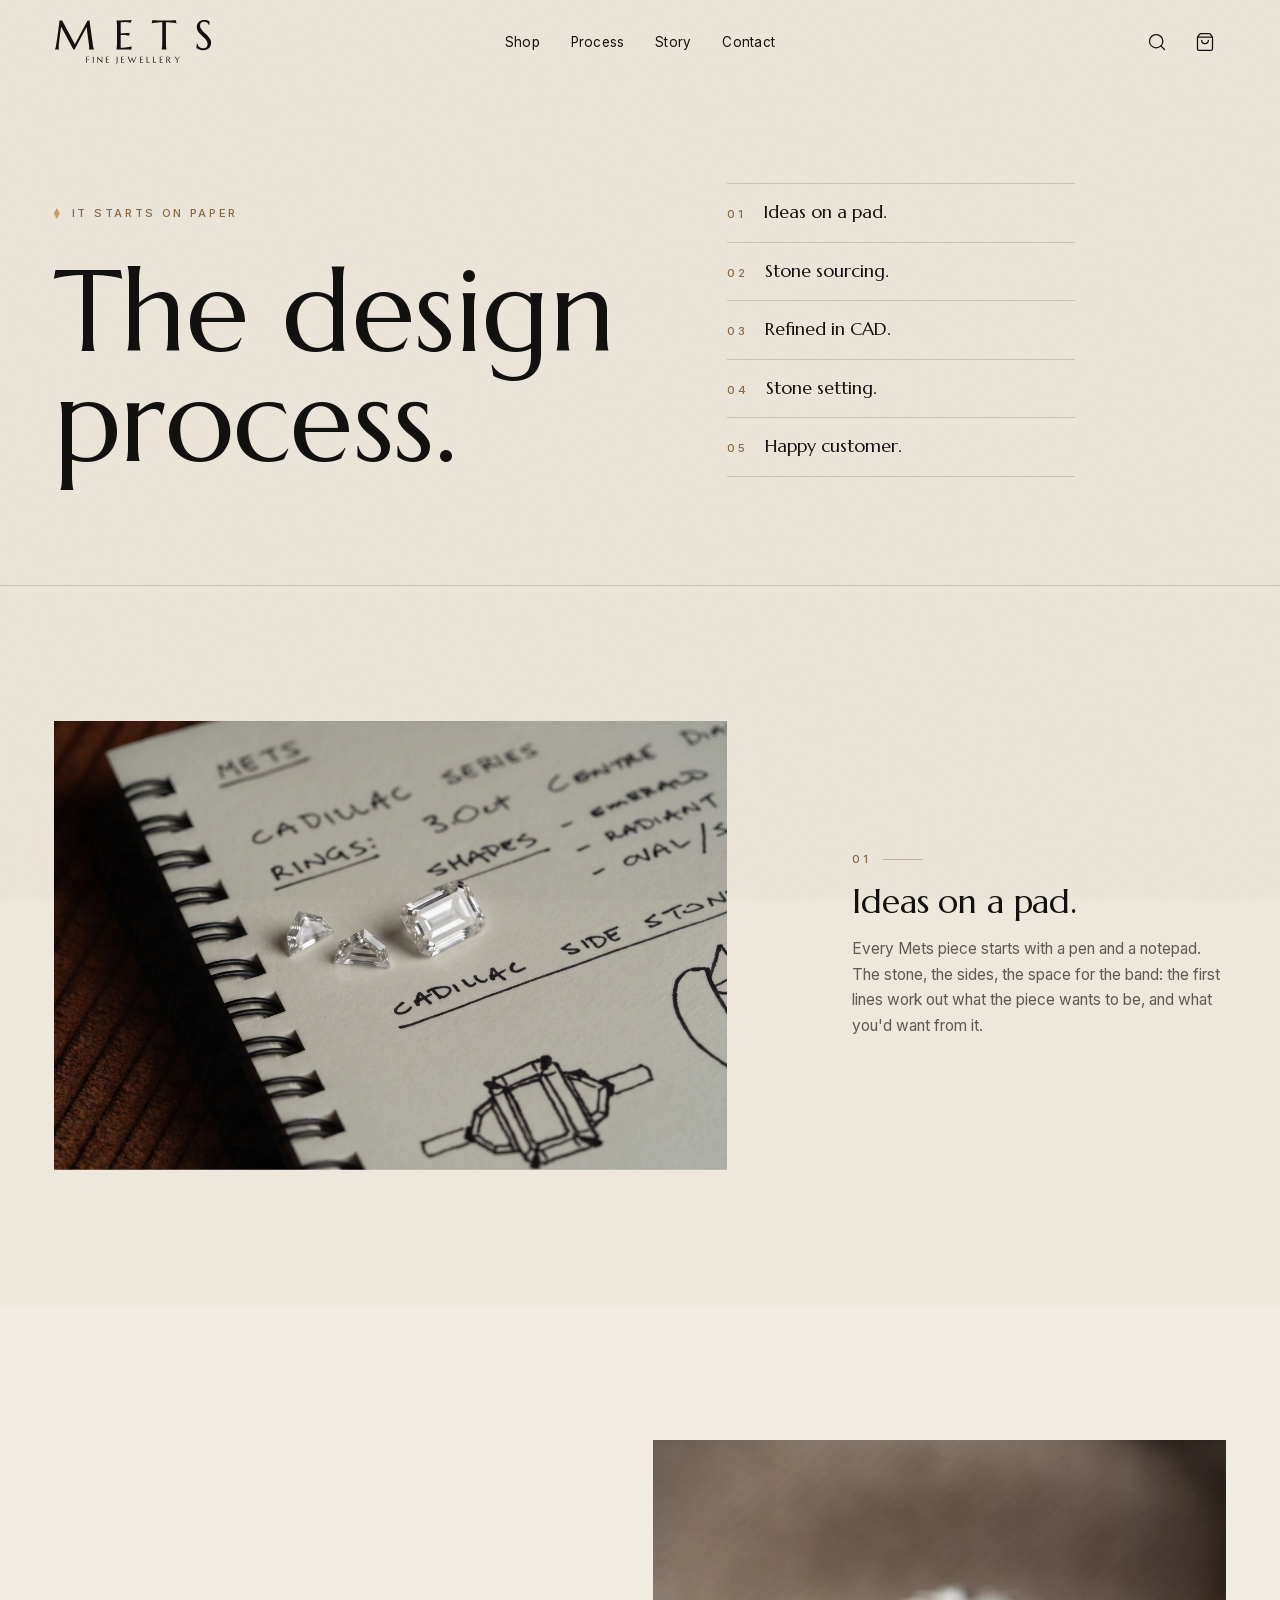
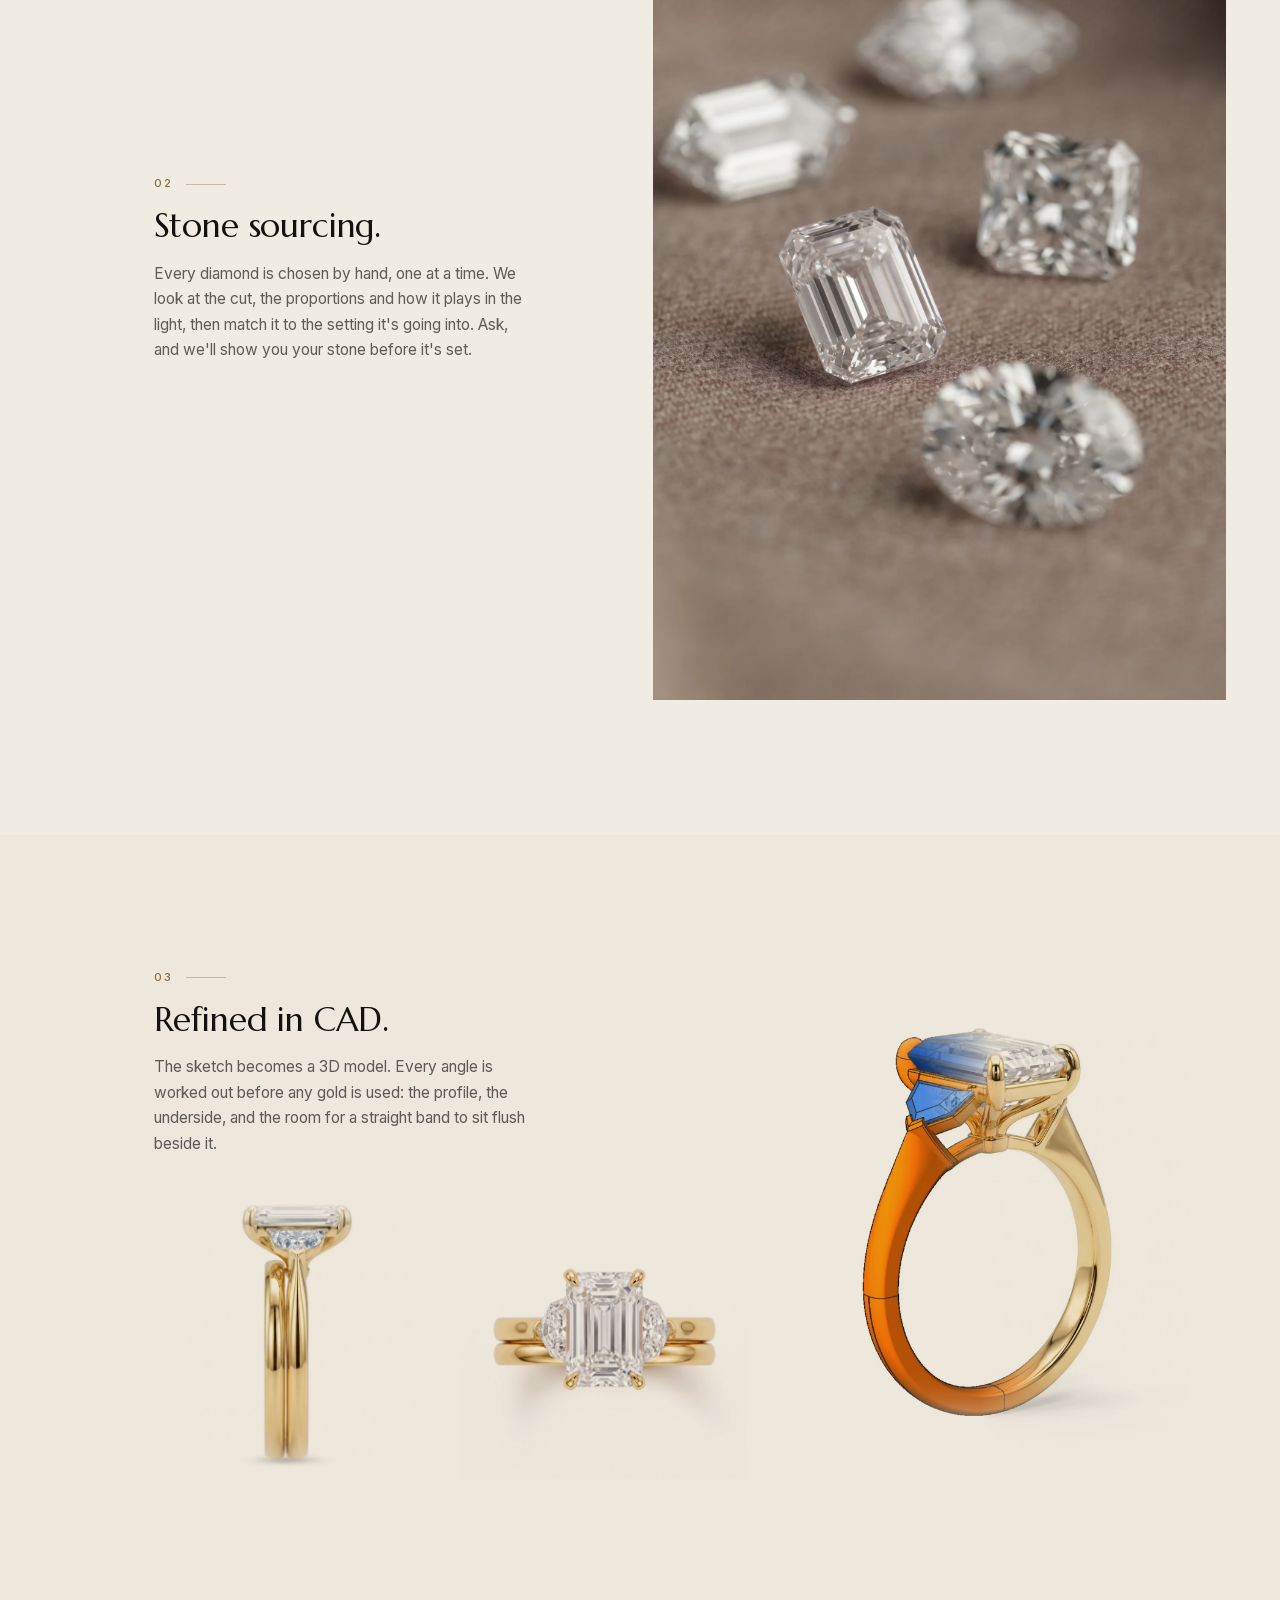
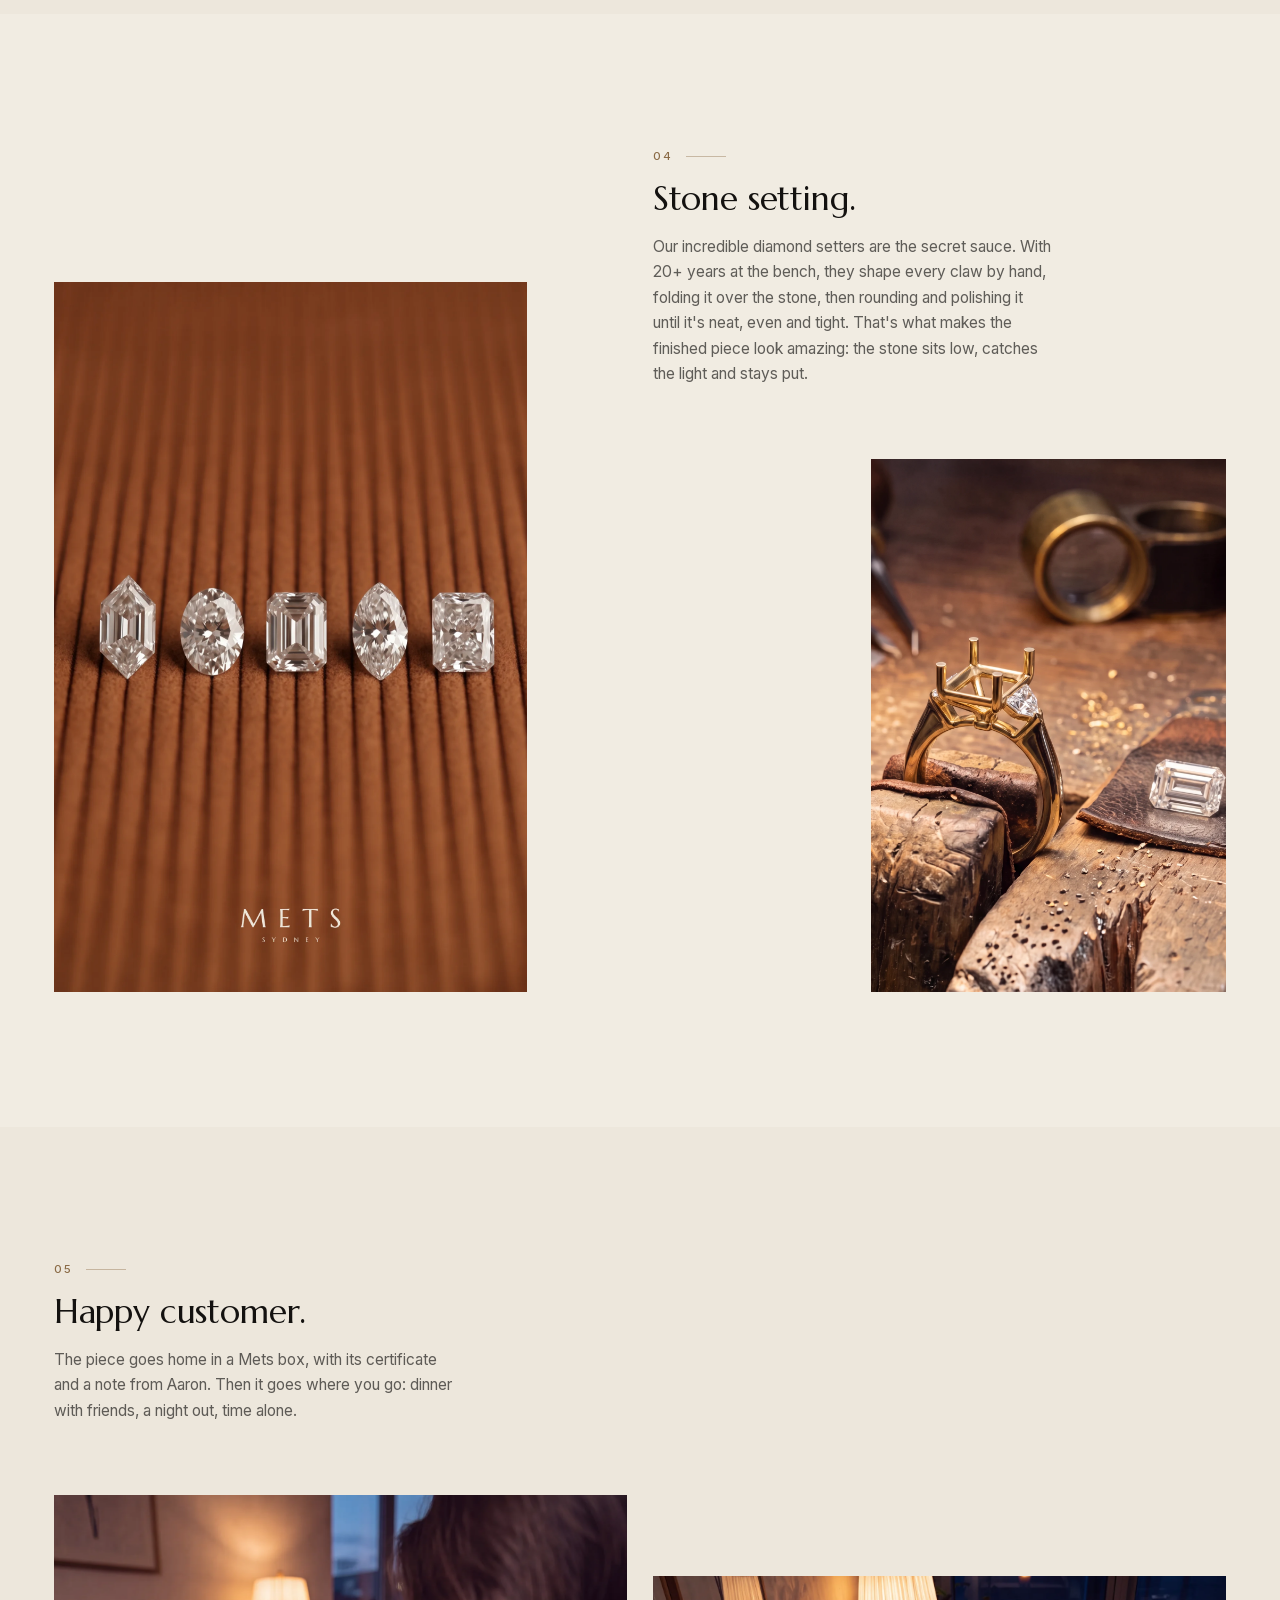
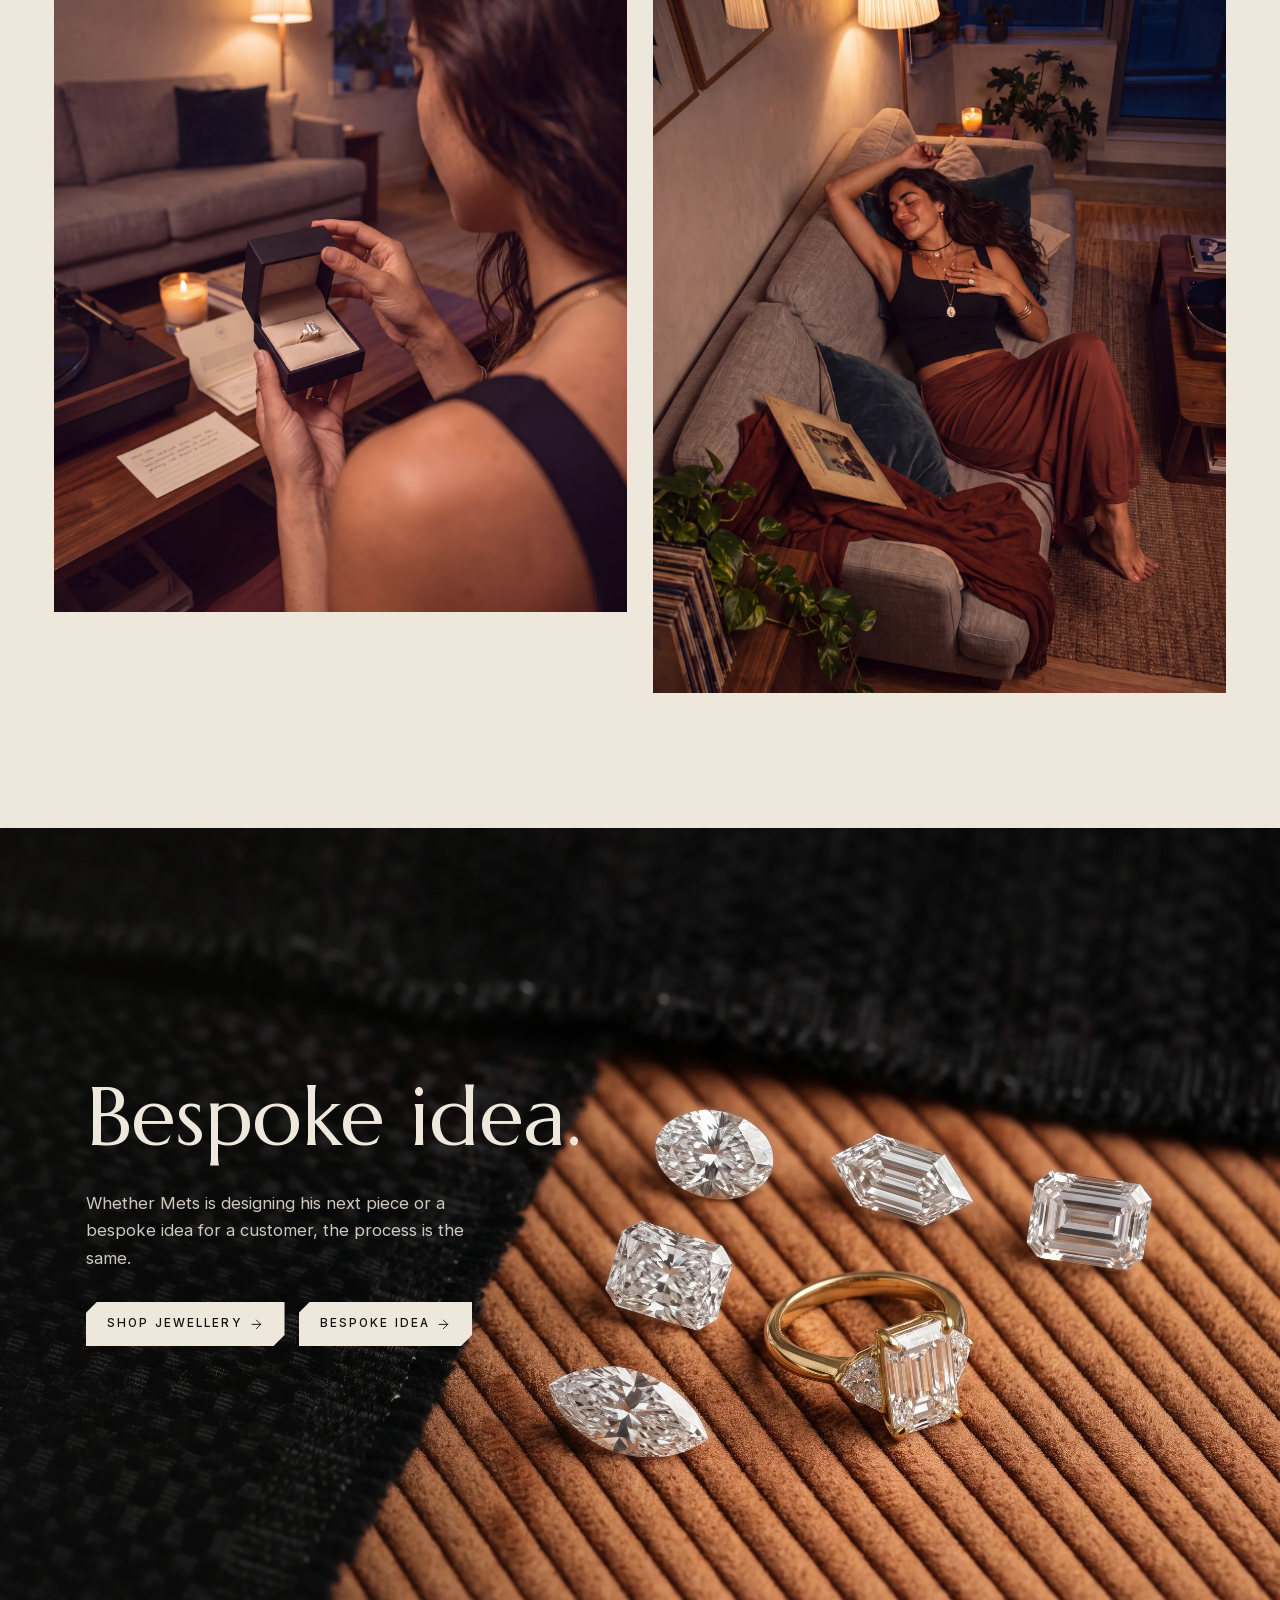
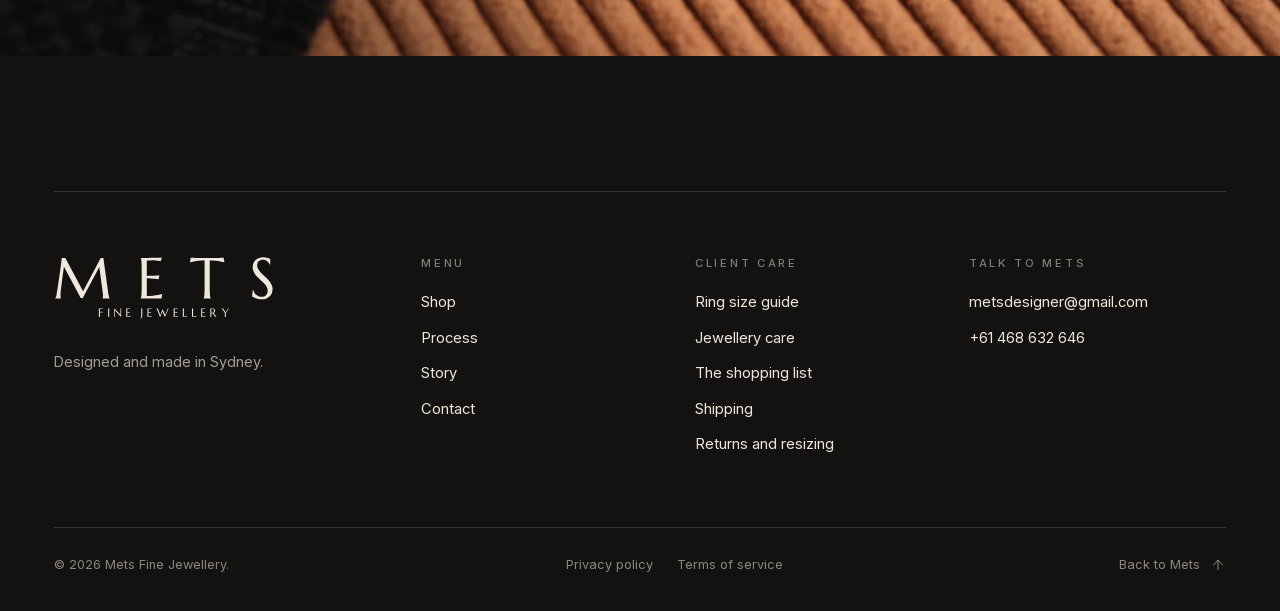
<file: design-process.html>
<!DOCTYPE html>
<html data-dpl-id="dpl_CB9xKnue3pGVeJ7KT5sajQuoXE8c" data-smooth-scroll="" lang="en-AU"><head><meta charset="utf-8"/><meta content="width=device-width, initial-scale=1" name="viewport"/><link data-precedence="next" href="assets/css/2e94l4erm24dg.css" rel="stylesheet"/><link data-precedence="next" href="assets/css/3cw06a-lvmr-x.css" rel="stylesheet"/><link data-precedence="next" href="assets/css/39q7h851g985o.css" rel="stylesheet"/><link data-precedence="next" href="assets/css/1q708ir0vsbwj.css" rel="stylesheet"/><style data-href="mets-fonts" data-precedence="default">:root{--font-marcellus:'Marcellus', 'Marcellus Fallback';--font-inter:'Inter', 'Inter Fallback'}</style><title>The design process | Mets Fine Jewellery</title><meta content="How every Mets piece is made: ideas on a pad, refined in CAD, stones set by hand in Sydney, and a happy customer. The same process for a new piece or your bespoke idea." name="description"/><meta content="noindex, nofollow" name="robots"/><meta content="The design process · METS Fine Jewellery" property="og:title"/><meta content="Every METS design begins with an idea on paper. Sketches, then CAD, then the view from underneath: the five steps from the notepad to the finished piece." property="og:description"/><meta content="https://site-mets-fine-jewellery.vercel.app/design-process" property="og:url"/><meta content="METS Fine Jewellery" property="og:site_name"/><meta content="en_AU" property="og:locale"/><meta content="website" property="og:type"/><meta content="summary_large_image" name="twitter:card"/><meta content="The design process · METS Fine Jewellery" name="twitter:title"/><meta content="Every METS design begins with an idea on paper. Sketches, then CAD, then the view from underneath: the five steps from the notepad to the finished piece." name="twitter:description"/><meta content="" name="next-size-adjust"/><link href="assets/mets.css?v=1793949141" rel="stylesheet"/><link href="assets/process.css?v=1793949141" rel="stylesheet"/></head><body><div hidden=""><!--$--><!--/$--></div><a class="skip" href="#main">Skip to content</a><header><div class="site-header" data-hidden="false" data-solid="false" data-tone="dark"><div class="hdr-inner"><a aria-label="Mets Fine Jewellery, home" class="logo" href="index.html"><svg aria-label="Mets Fine Jewellery" role="img" viewbox="163.98 138.49 266.26 77.51" xmlns="http://www.w3.org/2000/svg"><path d="M165.480 189.753 C165.731 189.389 166.015 188.848 166.334 188.130 C166.653 187.412 166.904 186.506 167.086 185.412 C167.337 183.817 167.616 182.023 167.924 180.029 C168.231 178.035 168.550 175.945 168.881 173.757 C169.211 171.570 169.542 169.331 169.872 167.041 C170.202 164.751 170.521 162.495 170.829 160.273 C171.137 158.051 171.433 155.909 171.718 153.847 C172.003 151.785 172.259 149.899 172.487 148.190 C172.715 146.481 172.903 144.995 173.051 143.730 C173.199 142.465 173.307 141.514 173.375 140.876 L177.716 140.876 L199.216 181.072 L220.544 140.876 L223.791 140.876 L229.396 181.482 C229.556 182.758 229.727 183.852 229.909 184.763 C230.091 185.674 230.274 186.455 230.456 187.104 C230.638 187.754 230.815 188.289 230.986 188.711 C231.157 189.132 231.322 189.480 231.481 189.753 L231.481 189.890 L222.868 189.890 L222.868 189.753 C222.982 189.503 223.090 189.092 223.193 188.523 C223.295 187.953 223.347 187.270 223.347 186.472 C223.347 186.176 223.335 185.874 223.312 185.566 C223.290 185.259 223.255 184.923 223.210 184.558 L218.869 151.813 L198.703 189.753 L196.344 189.480 L176.041 151.472 C175.244 156.872 174.549 161.862 173.957 166.443 C173.706 168.402 173.455 170.356 173.205 172.304 C172.954 174.253 172.732 176.070 172.538 177.756 C172.344 179.442 172.191 180.929 172.077 182.217 C171.963 183.504 171.906 184.455 171.906 185.071 C171.906 185.845 171.928 186.529 171.974 187.121 C172.020 187.714 172.065 188.215 172.111 188.625 C172.179 189.104 172.248 189.525 172.316 189.890 L165.480 189.890 L165.480 189.753" fill="#EDE7DC" fill-rule="evenodd"></path><path d="M269.171 140.876 C272.020 140.876 274.851 140.865 277.665 140.842 C280.479 140.819 283.060 140.790 285.407 140.756 C287.754 140.722 289.759 140.671 291.422 140.602 C293.086 140.534 294.214 140.443 294.806 140.329 L293.131 144.875 C292.379 144.670 291.502 144.488 290.500 144.328 C289.634 144.191 288.580 144.060 287.338 143.935 C286.096 143.810 284.666 143.747 283.048 143.747 C282.501 143.747 281.846 143.764 281.083 143.798 C280.320 143.832 279.585 143.872 278.878 143.918 C278.058 143.963 277.226 144.009 276.383 144.055 L276.383 162.717 C278.730 162.694 280.849 162.626 282.741 162.512 C284.632 162.398 286.238 162.284 287.560 162.170 C289.110 162.033 290.477 161.874 291.662 161.692 L290.602 166.648 C289.030 166.443 287.423 166.249 285.783 166.067 C284.370 165.907 282.832 165.765 281.168 165.639 C279.505 165.514 277.910 165.451 276.383 165.451 L276.383 186.882 C279.072 186.882 281.544 186.768 283.800 186.540 C286.056 186.312 288.027 186.050 289.713 185.754 C291.673 185.435 293.462 185.059 295.080 184.626 L294.088 190.163 C293.815 190.141 293.405 190.118 292.858 190.095 C292.311 190.072 291.702 190.050 291.029 190.027 C290.357 190.004 289.651 189.987 288.910 189.975 C288.170 189.964 287.469 189.953 286.808 189.941 C286.147 189.930 285.561 189.919 285.048 189.907 C284.535 189.896 284.165 189.890 283.937 189.890 L269.171 189.890 L269.171 189.753 C269.308 189.275 269.439 188.682 269.564 187.976 C269.690 187.270 269.798 186.392 269.889 185.344 C269.980 184.296 270.049 183.048 270.094 181.601 C270.140 180.154 270.162 178.462 270.162 176.526 L270.162 154.274 C270.162 152.338 270.140 150.646 270.094 149.199 C270.049 147.752 269.980 146.499 269.889 145.439 C269.798 144.379 269.690 143.496 269.564 142.790 C269.439 142.084 269.308 141.491 269.171 141.013 L269.171 140.876" fill="#EDE7DC" fill-rule="evenodd"></path><path d="M346.374 143.884 C343.685 143.884 341.258 144.003 339.093 144.243 C336.928 144.482 335.060 144.738 333.488 145.012 C331.665 145.353 330.035 145.729 328.600 146.140 L329.591 140.602 C329.865 140.625 330.275 140.648 330.822 140.671 C331.368 140.694 331.978 140.716 332.650 140.739 C333.322 140.762 334.029 140.779 334.769 140.790 C335.510 140.802 336.211 140.813 336.871 140.825 C337.532 140.836 338.119 140.847 338.632 140.859 C339.144 140.870 339.515 140.876 339.743 140.876 L359.259 140.876 C359.487 140.876 359.858 140.870 360.370 140.859 C360.883 140.847 361.470 140.836 362.130 140.825 C362.791 140.813 363.492 140.802 364.233 140.790 C364.973 140.779 365.680 140.762 366.352 140.739 C367.024 140.716 367.633 140.694 368.180 140.671 C368.727 140.648 369.137 140.625 369.411 140.602 L370.402 146.140 C368.944 145.729 367.303 145.353 365.480 145.012 C363.908 144.738 362.039 144.482 359.875 144.243 C357.710 144.003 355.283 143.884 352.594 143.884 L352.594 176.526 C352.594 178.462 352.623 180.154 352.680 181.601 C352.737 183.048 352.805 184.296 352.885 185.344 C352.965 186.392 353.067 187.270 353.192 187.976 C353.318 188.682 353.449 189.275 353.586 189.753 L353.586 189.890 L345.416 189.890 L345.416 189.753 C345.553 189.275 345.679 188.682 345.792 187.976 C345.906 187.270 346.009 186.392 346.100 185.344 C346.191 184.296 346.260 183.048 346.305 181.601 C346.351 180.154 346.374 178.462 346.374 176.526 L346.374 143.884" fill="#EDE7DC" fill-rule="evenodd"></path><path d="M425.729 148.669 L424.977 148.669 C424.795 148.145 424.504 147.552 424.106 146.892 C423.707 146.231 423.183 145.610 422.533 145.029 C421.884 144.448 421.098 143.963 420.175 143.576 C419.252 143.189 418.164 142.995 416.911 142.995 C415.794 142.995 414.803 143.166 413.937 143.508 C413.071 143.850 412.348 144.328 411.767 144.943 C411.185 145.559 410.747 146.288 410.451 147.131 C410.154 147.974 410.006 148.908 410.006 149.934 C410.006 151.574 410.468 153.141 411.391 154.633 C412.313 156.126 413.470 157.601 414.860 159.060 C416.250 160.518 417.754 161.976 419.372 163.435 C420.989 164.893 422.493 166.408 423.883 167.981 C425.273 169.553 426.430 171.199 427.353 172.920 C428.275 174.640 428.737 176.491 428.737 178.474 C428.737 179.955 428.481 181.442 427.968 182.934 C427.455 184.427 426.663 185.766 425.592 186.951 C424.521 188.135 423.143 189.098 421.457 189.839 C419.770 190.579 417.765 190.950 415.441 190.950 C414.142 190.950 412.906 190.830 411.732 190.591 C410.559 190.351 409.477 190.055 408.485 189.702 C407.494 189.349 406.605 188.967 405.819 188.557 C405.033 188.147 404.389 187.771 403.888 187.429 L404.674 179.875 L405.529 179.875 C405.779 180.946 406.190 181.966 406.759 182.934 C407.329 183.903 408.030 184.757 408.861 185.498 C409.693 186.238 410.644 186.831 411.715 187.275 C412.786 187.720 413.960 187.942 415.236 187.942 C416.398 187.942 417.440 187.765 418.363 187.412 C419.286 187.059 420.078 186.569 420.739 185.942 C421.400 185.316 421.907 184.569 422.260 183.703 C422.613 182.838 422.790 181.892 422.790 180.867 C422.790 179.431 422.528 178.104 422.003 176.885 C421.479 175.665 420.790 174.509 419.936 173.415 C419.081 172.322 418.113 171.262 417.030 170.237 C415.948 169.211 414.837 168.180 413.698 167.143 C412.558 166.106 411.448 165.041 410.365 163.947 C409.283 162.854 408.314 161.686 407.460 160.444 C406.605 159.202 405.916 157.869 405.392 156.445 C404.868 155.021 404.606 153.454 404.606 151.745 C404.606 149.945 404.953 148.321 405.648 146.874 C406.343 145.428 407.266 144.191 408.417 143.166 C409.568 142.141 410.872 141.354 412.331 140.808 C413.789 140.261 415.293 139.987 416.842 139.987 C417.982 139.987 419.030 140.078 419.987 140.261 C420.944 140.443 421.804 140.659 422.567 140.910 C423.331 141.161 423.997 141.411 424.567 141.662 C425.137 141.913 425.604 142.118 425.968 142.277 L425.729 148.669" fill="#EDE7DC" fill-rule="evenodd"></path><path d="M219.6114086471409 209.27336122733612Q219.6114086471409 209.86610878661088 219.62884239888427 210.3089260808926Q219.64627615062767 210.75174337517433 219.67068340306838 211.07252440725244Q219.69509065550912 211.39330543933053 219.73344490934454 211.6094839609484Q219.77179916317996 211.82566248256626 219.81364016736407 211.9721059972106V212.0H218.14000000000004V211.9721059972106Q218.18184100418415 211.82566248256626 218.22019525801957 211.6094839609484Q218.258549511855 211.39330543933053 218.2864435146444 211.07252440725244Q218.31433751743378 210.75174337517433 218.3282845188285 210.3089260808926Q218.3422315202232 209.86610878661088 218.3422315202232 209.27336122733612V204.73361227336122Q218.3422315202232 204.14086471408646 218.3282845188285 203.69804741980474Q218.31433751743378 203.255230125523 218.2864435146444 202.93096234309624Q218.258549511855 202.60669456066947 218.22019525801957 202.3905160390516Q218.18184100418415 202.17433751743374 218.14000000000004 202.0278940027894V202.0Q218.71880055788012 202.0 219.31154811715487 201.99651324965134Q219.90429567642963 201.99302649930266 220.46217573221764 201.98953974895397Q221.02005578800564 201.9860529986053 221.52214783821483 201.9755927475593Q222.02423988842403 201.96513249651326 222.42870292887034 201.95467224546724Q222.83316596931664 201.9442119944212 223.11210599721065 201.9267782426778Q223.39104602510466 201.90934449093444 223.5095955369596 201.8884239888424L223.16789400278944 202.81589958158995Q222.9377684797769 202.7531380753138 222.6309344490935 202.70432357043236Q222.36594142259418 202.66248256624826 221.9858856345886 202.62412831241284Q221.60582984658302 202.5857740585774 221.11071129707116 202.5857740585774Q220.94334728033476 202.5857740585774 220.69230125523018 202.59623430962344Q220.44125523012556 202.60669456066947 220.19718270571832 202.62064156206415Q219.9182426778243 202.63458856345886 219.6114086471409 202.64853556485355V206.17015341701534Q220.32967921896795 206.163179916318 220.92940027894008 206.12831241283124Q221.52912133891218 206.0934449093445 221.96147838214787 206.05857740585773Q222.4635704323571 206.01673640167365 222.8680334728034 205.96094839609484L222.6588284518829 206.9721059972106Q222.13581589958164 206.90934449093444 221.59885634588568 206.85355648535565Q221.1386052998606 206.8047419804742 220.60861924686196 206.76638772663878Q220.07863319386337 206.72803347280336 219.6114086471409 206.72803347280336ZM229.3242763651969 211.9721059972106Q229.36611736938102 211.82566248256626 229.40098487286775 211.6094839609484Q229.4358523763545 211.39330543933053 229.4637463791439 211.07252440725244Q229.4916403819333 210.75174337517433 229.50558738332802 210.3089260808926Q229.5195343847227 209.86610878661088 229.5195343847227 209.27336122733612V204.73361227336122Q229.5195343847227 204.14086471408646 229.50558738332802 203.69804741980474Q229.4916403819333 203.255230125523 229.4637463791439 202.93096234309624Q229.4358523763545 202.60669456066947 229.40098487286775 202.3905160390516Q229.36611736938102 202.17433751743374 229.3242763651969 202.0278940027894V202.0H230.99094303186357V202.0278940027894Q230.94910202767946 202.17433751743374 230.91074777384404 202.3905160390516Q230.87239352000861 202.60669456066947 230.84798626756788 202.93096234309624Q230.82357901512717 203.255230125523 230.8061452633838 203.69804741980474Q230.78871151164043 204.14086471408646 230.78871151164043 204.73361227336122V209.27336122733612Q230.78871151164043 209.86610878661088 230.8061452633838 210.3089260808926Q230.82357901512717 210.75174337517433 230.84798626756788 211.07252440725244Q230.87239352000861 211.39330543933053 230.91074777384404 211.6094839609484Q230.94910202767946 211.82566248256626 230.99094303186357 211.9721059972106V212.0H229.3242763651969ZM237.25192790473128 202.0 244.43463362300184 209.6429567642957V204.73361227336122Q244.43463362300184 204.14086471408646 244.42068662160713 203.69804741980474Q244.40673962021242 203.255230125523 244.37884561742302 202.93096234309624Q244.35095161463363 202.60669456066947 244.3125973607982 202.3905160390516Q244.27424310696279 202.17433751743374 244.23240210277868 202.0278940027894V202.0H245.47368522690698V202.0278940027894Q245.4318442227229 202.17433751743374 245.39697671923614 202.3905160390516Q245.3621092157494 202.60669456066947 245.33421521295998 202.93096234309624Q245.30632121017058 203.255230125523 245.29237420877587 203.69804741980474Q245.27842720738118 204.14086471408646 245.27842720738118 204.73361227336122V212.139470013947H245.03435468297394L237.85164896470337 204.50348675034869V209.27336122733612Q237.85164896470337 209.86610878661088 237.86559596609806 210.3089260808926Q237.87954296749277 210.75174337517433 237.90743697028216 211.07252440725244Q237.93533097307156 211.39330543933053 237.97019847655832 211.6094839609484Q238.00506598004506 211.82566248256626 238.04690698422917 211.9721059972106V212.0H236.80562386010087V211.9721059972106Q236.84746486428494 211.82566248256626 236.88581911812037 211.6094839609484Q236.92417337195582 211.39330543933053 236.9520673747452 211.07252440725244Q236.9799613775346 210.75174337517433 236.9939083789293 210.3089260808926Q237.007855380324 209.86610878661088 237.007855380324 209.27336122733612V204.73361227336122Q237.007855380324 204.14086471408646 236.9939083789293 203.69804741980474Q236.9799613775346 203.255230125523 236.9520673747452 202.93096234309624Q236.92417337195582 202.60669456066947 236.88581911812037 202.3905160390516Q236.84746486428494 202.17433751743374 236.80562386010087 202.0278940027894V202.0ZM251.2883660551443 202.0Q252.16005364231307 202.0 253.0212809784358 201.99302649930263Q253.88250831455855 201.9860529986053 254.6007788863856 201.9755927475593Q255.31904945821265 201.96513249651326 255.82811500911922 201.9442119944212Q256.3371805600258 201.92329149232916 256.51849157815684 201.8884239888424L256.1767900439867 202.81589958158995Q255.94666452097417 202.7531380753138 255.63983049029076 202.70432357043236Q255.37483746379147 202.66248256624826 254.99478167578587 202.62412831241284Q254.61472588778028 202.5857740585774 254.11960733826845 202.5857740585774Q253.95224332153202 202.5857740585774 253.7186310481708 202.59623430962344Q253.4850187748096 202.60669456066947 253.26884025319174 202.62064156206415Q253.01779422808713 202.63458856345886 252.75977470228517 202.64853556485355V206.4560669456067Q253.47804527411222 206.44909344490935 254.0568458319923 206.41422594142261Q254.63564638987233 206.37935843793585 255.04010943031864 206.34449093444908Q255.51430747773844 206.302649930265 255.87692951400066 206.2468619246862L255.66075099238282 207.25801952580196Q255.17957944426564 207.1952580195258 254.67748739405644 207.139470013947Q254.24513035082074 207.09065550906556 253.73606479991417 207.05230125523013Q253.22699924900763 207.0139470013947 252.75977470228517 207.0139470013947V211.3863319386332Q253.5826477845725 211.3863319386332 254.27302435361014 211.3165969316597Q254.9634009226478 211.2468619246862 255.4794399742517 211.15620641562063Q256.07916103422383 211.05857740585773 256.5742795837357 210.9260808926081L256.3720480635125 212.0557880055788Q256.2883660551443 212.04881450488145 256.12100203840794 212.0418410041841Q255.9536380216715 212.03486750348674 255.7479197510997 212.0278940027894Q255.54220148052786 212.02092050209205 255.315562707864 212.0174337517434Q255.08892393520009 212.0139470013947 254.88669241497695 212.01046025104603Q254.68446089475378 212.00697350069734 254.5275571290634 212.00348675034866Q254.37065336337304 212.0 254.30091835639954 212.0H251.2883660551443V211.9721059972106Q251.33020705932842 211.82566248256626 251.36856131316384 211.6094839609484Q251.40691556699926 211.39330543933053 251.43480956978865 211.07252440725244Q251.46270357257805 210.75174337517433 251.47665057397276 210.3089260808926Q251.49059757536747 209.86610878661088 251.49059757536747 209.27336122733612V204.73361227336122Q251.49059757536747 204.14086471408646 251.47665057397276 203.69804741980474Q251.46270357257805 203.255230125523 251.43480956978865 202.93096234309624Q251.40691556699926 202.60669456066947 251.36856131316384 202.3905160390516Q251.33020705932842 202.17433751743374 251.2883660551443 202.0278940027894V202.0ZM270.90238601008485 210.55648535564853Q270.90238601008485 211.4979079497908 270.7106147409077 212.18828451882845Q270.5188434717306 212.8786610878661 270.17365518721175 213.4121338912134Q269.8284669026929 213.94560669456067 269.35775560562183 214.36401673640165Q268.8870443085507 214.78242677824267 268.32916425276267 215.18688981868897L268.20364124021035 215.01255230125523Q268.6848127883275 214.5732217573222 268.96723956657024 214.09902370990238Q269.2496663448129 213.62482566248258 269.39959660980594 213.08437935843796Q269.5495268747989 212.5439330543933 269.591367878983 211.91980474198047Q269.63320888316713 211.29567642956764 269.63320888316713 210.55648535564853V204.73361227336122Q269.63320888316713 204.14086471408646 269.61926188177245 203.69804741980474Q269.60531488037776 203.255230125523 269.57742087758834 202.93096234309624Q269.5495268747989 202.60669456066947 269.5111726209635 202.3905160390516Q269.47281836712807 202.17433751743374 269.43097736294396 202.0278940027894V202.0H271.104617530308V202.0278940027894Q271.0627765261239 202.17433751743374 271.02442227228846 202.3905160390516Q270.98606801845307 202.60669456066947 270.95817401566364 202.93096234309624Q270.9302800128743 203.255230125523 270.91633301147954 203.69804741980474Q270.90238601008485 204.14086471408646 270.90238601008485 204.73361227336122ZM276.9192983585453 202.0Q277.790985945714 202.0 278.65221328183674 201.99302649930263Q279.5134406179595 201.9860529986053 280.23171118978655 201.9755927475593Q280.9499817616136 201.96513249651326 281.45904731252017 201.9442119944212Q281.9681128634267 201.92329149232916 282.1494238815578 201.8884239888424L281.80772234738765 202.81589958158995Q281.5775968243751 202.7531380753138 281.2707627936917 202.70432357043236Q281.0057697671924 202.66248256624826 280.6257139791868 202.62412831241284Q280.24565819118123 202.5857740585774 279.7505396416694 202.5857740585774Q279.583175624933 202.5857740585774 279.34956335157176 202.59623430962344Q279.1159510782105 202.60669456066947 278.89977255659267 202.62064156206415Q278.6487265314881 202.63458856345886 278.3907070056861 202.64853556485355V206.4560669456067Q279.1089775775132 206.44909344490935 279.6877781353933 206.41422594142261Q280.2665786932733 206.37935843793585 280.6710417337196 206.34449093444908Q281.1452397811394 206.302649930265 281.5078618174016 206.2468619246862L281.29168329578374 207.25801952580196Q280.8105117476666 207.1952580195258 280.3084196974574 207.139470013947Q279.8760626542217 207.09065550906556 279.36699710331516 207.05230125523013Q278.85793155240856 207.0139470013947 278.3907070056861 207.0139470013947V211.3863319386332Q279.2135800879734 211.3863319386332 279.9039566570111 211.3165969316597Q280.5943332260488 211.2468619246862 281.11037227765263 211.15620641562063Q281.71009333762476 211.05857740585773 282.2052118871366 210.9260808926081L282.00298036691345 212.0557880055788Q281.9192983585453 212.04881450488145 281.75193434180886 212.0418410041841Q281.58457032507243 212.03486750348674 281.3788520545006 212.0278940027894Q281.1731337839288 212.02092050209205 280.9464950112649 212.0174337517434Q280.71985623860104 212.0139470013947 280.5176247183779 212.01046025104603Q280.31539319815477 212.00697350069734 280.1584894324644 212.00348675034866Q280.001585666774 212.0 279.9318506598005 212.0H276.9192983585453V211.9721059972106Q276.96113936272934 211.82566248256626 276.9994936165648 211.6094839609484Q277.03784787040024 211.39330543933053 277.0657418731896 211.07252440725244Q277.09363587597903 210.75174337517433 277.1075828773737 210.3089260808926Q277.1215298787684 209.86610878661088 277.1215298787684 209.27336122733612V204.73361227336122Q277.1215298787684 204.14086471408646 277.1075828773737 203.69804741980474Q277.09363587597903 203.255230125523 277.0657418731896 202.93096234309624Q277.03784787040024 202.60669456066947 276.9994936165648 202.3905160390516Q276.96113936272934 202.17433751743374 276.9192983585453 202.0278940027894V202.0ZM295.76047848943256 203.31799163179917 298.5498787683726 210.08926080892607 301.2625705396418 203.44351464435147Q301.42296105568084 203.03207810320782 301.4996695633517 202.74616457461644Q301.57637807102253 202.4602510460251 301.57637807102253 202.25801952580196Q301.57637807102253 202.1952580195258 301.5694045703252 202.12900976290098Q301.56243106962785 202.06276150627616 301.5484840682331 202.0278940027894V202.0H302.92923720630847V202.0278940027894Q302.78976719236147 202.1813110181311 302.62588992597375 202.5160390516039Q302.462012659586 202.8507670850767 302.24583413796813 203.34588563458857L298.5219847655832 212.21617852161785H297.9919987125846L295.27930694131544 205.63319386331938L292.80371419375615 212.21617852161785H292.28070164145487L288.86368629975334 203.6875871687587Q288.7381632872011 203.38772663877268 288.6091535243001 203.10878661087867Q288.4801437613991 202.82984658298466 288.3650809998928 202.60669456066944Q288.25001823838653 202.38354253835425 288.1558759789723 202.23012552301253Q288.0617337195581 202.07670850767084 288.019892715374 202.0278940027894V202.0H289.95155240853995V202.0278940027894Q289.93760540714527 202.10460251046024 289.93760540714527 202.14644351464435Q289.93760540714527 202.18828451882845 289.93760540714527 202.24407252440724Q289.93760540714527 202.48117154811715 289.9899066623754 202.74616457461644Q290.04220791760554 203.01115760111577 290.1956249329472 203.38772663877268L292.81766119515083 210.01255230125523L295.32114794549955 203.34588563458857ZM308.7439180345458 202.0Q309.6156056217145 202.0 310.47683295783725 201.99302649930263Q311.33806029396 201.9860529986053 312.05633086578706 201.9755927475593Q312.77460143761414 201.96513249651326 313.2836669885207 201.9442119944212Q313.7927325394272 201.92329149232916 313.97404355755833 201.8884239888424L313.63234202338816 202.81589958158995Q313.40221650037563 202.7531380753138 313.0953824696922 202.70432357043236Q312.8303894431929 202.66248256624826 312.45033365518736 202.62412831241284Q312.07027786718174 202.5857740585774 311.5751593176699 202.5857740585774Q311.4077953009335 202.5857740585774 311.17418302757227 202.59623430962344Q310.940570754211 202.60669456066947 310.7243922325932 202.62064156206415Q310.4733462074886 202.63458856345886 310.21532668168663 202.64853556485355V206.4560669456067Q310.9335972535137 206.44909344490935 311.5123978113937 206.41422594142261Q312.0911983692738 206.37935843793585 312.4956614097201 206.34449093444908Q312.96985945713993 206.302649930265 313.3324814934021 206.2468619246862L313.11630297178425 207.25801952580196Q312.63513142366713 207.1952580195258 312.1330393734579 207.139470013947Q311.7006823302222 207.09065550906556 311.1916167793156 207.05230125523013Q310.68255122840907 207.0139470013947 310.21532668168663 207.0139470013947V211.3863319386332Q311.0381997639739 211.3863319386332 311.7285763330116 211.3165969316597Q312.4189529020493 211.2468619246862 312.93499195365314 211.15620641562063Q313.53471301362526 211.05857740585773 314.0298315631371 210.9260808926081L313.82760004291396 212.0557880055788Q313.7439180345458 212.04881450488145 313.57655401780937 212.0418410041841Q313.40919000107294 212.03486750348674 313.2034717305011 212.0278940027894Q312.9977534599293 212.02092050209205 312.7711146872654 212.0174337517434Q312.54447591460155 212.0139470013947 312.34224439437844 212.01046025104603Q312.1400128741553 212.00697350069734 311.9831091084649 212.00348675034866Q311.82620534277453 212.0 311.756470335801 212.0H308.7439180345458V211.9721059972106Q308.78575903872985 211.82566248256626 308.8241132925653 211.6094839609484Q308.86246754640075 211.39330543933053 308.8903615491902 211.07252440725244Q308.91825555197954 210.75174337517433 308.9322025533742 210.3089260808926Q308.9461495547689 209.86610878661088 308.9461495547689 209.27336122733612V204.73361227336122Q308.9461495547689 204.14086471408646 308.9322025533742 203.69804741980474Q308.91825555197954 203.255230125523 308.8903615491902 202.93096234309624Q308.86246754640075 202.60669456066947 308.8241132925653 202.3905160390516Q308.78575903872985 202.17433751743374 308.7439180345458 202.0278940027894V202.0ZM321.31592103851534 211.3863319386332Q322.13879412080263 211.3863319386332 322.82917068984034 211.3165969316597Q323.519547258878 211.2468619246862 324.03558631048185 211.15620641562063Q324.635307370454 211.05857740585773 325.13042591996583 210.9260808926081L324.92819439974267 212.0557880055788Q324.8445123913745 212.04881450488145 324.6771483746381 212.0418410041841Q324.50978435790165 212.03486750348674 324.30406608732983 212.0278940027894Q324.098347816758 212.02092050209205 323.87170904409413 212.0174337517434Q323.64507027143026 212.0139470013947 323.4428387512071 212.01046025104603Q323.240607230984 212.00697350069734 323.08370346529364 212.00348675034866Q322.92679969960324 212.0 322.8570646926297 212.0H319.8445123913745V211.9721059972106Q319.88635339555856 211.82566248256626 319.924707649394 211.6094839609484Q319.96306190322946 211.39330543933053 319.9909559060188 211.07252440725244Q320.01884990880825 210.75174337517433 320.03279691020293 210.3089260808926Q320.0467439115976 209.86610878661088 320.0467439115976 209.27336122733612V204.73361227336122Q320.0467439115976 204.14086471408646 320.03279691020293 203.69804741980474Q320.01884990880825 203.255230125523 319.9909559060188 202.93096234309624Q319.96306190322946 202.60669456066947 319.924707649394 202.3905160390516Q319.88635339555856 202.17433751743374 319.8445123913745 202.0278940027894V202.0H321.5181525587385V202.0278940027894Q321.4763115545544 202.17433751743374 321.43795730071895 202.3905160390516Q321.39960304688356 202.60669456066947 321.3751957944428 202.93096234309624Q321.3507885420021 203.255230125523 321.3333547902587 203.69804741980474Q321.31592103851534 204.14086471408646 321.31592103851534 204.73361227336122ZM332.41651539534405 211.3863319386332Q333.23938847763134 211.3863319386332 333.929765046669 211.3165969316597Q334.6201416157067 211.2468619246862 335.13618066731055 211.15620641562063Q335.7359017272827 211.05857740585773 336.23102027679454 210.9260808926081L336.0287887565714 212.0557880055788Q335.9451067482032 212.04881450488145 335.7777427314668 212.0418410041841Q335.61037871473036 212.03486750348674 335.40466044415854 212.0278940027894Q335.1989421735867 212.02092050209205 334.97230340092284 212.0174337517434Q334.74566462825896 212.0139470013947 334.54343310803586 212.01046025104603Q334.3412015878127 212.00697350069734 334.1842978221223 212.00348675034866Q334.02739405643194 212.0 333.9576590494584 212.0H330.9451067482032V211.9721059972106Q330.98694775238727 211.82566248256626 331.0253020062227 211.6094839609484Q331.06365626005817 211.39330543933053 331.0915502628476 211.07252440725244Q331.11944426563696 210.75174337517433 331.13339126703164 210.3089260808926Q331.1473382684263 209.86610878661088 331.1473382684263 209.27336122733612V204.73361227336122Q331.1473382684263 204.14086471408646 331.13339126703164 203.69804741980474Q331.11944426563696 203.255230125523 331.0915502628476 202.93096234309624Q331.06365626005817 202.60669456066947 331.0253020062227 202.3905160390516Q330.98694775238727 202.17433751743374 330.9451067482032 202.0278940027894V202.0H332.6187469155672V202.0278940027894Q332.5769059113831 202.17433751743374 332.5385516575477 202.3905160390516Q332.50019740371226 202.60669456066947 332.47579015127155 202.93096234309624Q332.4513828988308 203.255230125523 332.43394914708745 203.69804741980474Q332.41651539534405 204.14086471408646 332.41651539534405 204.73361227336122ZM342.0457011050319 202.0Q342.91738869220063 202.0 343.77861602832337 201.99302649930263Q344.6398433644461 201.9860529986053 345.3581139362732 201.9755927475593Q346.07638450810026 201.96513249651326 346.5854500590068 201.9442119944212Q347.09451560991334 201.92329149232916 347.27582662804446 201.8884239888424L346.9341250938743 202.81589958158995Q346.70399957086175 202.7531380753138 346.3971655401783 202.70432357043236Q346.13217251367905 202.66248256624826 345.75211672567343 202.62412831241284Q345.37206093766787 202.5857740585774 344.876942388156 202.5857740585774Q344.70957837141964 202.5857740585774 344.4759660980584 202.59623430962344Q344.24235382469715 202.60669456066947 344.0261753030793 202.62064156206415Q343.7751292779747 202.63458856345886 343.51710975217276 202.64853556485355V206.4560669456067Q344.23538032399983 206.44909344490935 344.8141808818799 206.41422594142261Q345.3929814397599 206.37935843793585 345.79744448020625 206.34449093444908Q346.27164252762606 206.302649930265 346.6342645638882 206.2468619246862L346.4180860422704 207.25801952580196Q345.93691449415326 207.1952580195258 345.43482244394403 207.139470013947Q345.00246540070833 207.09065550906556 344.4933998498018 207.05230125523013Q343.9843342988952 207.0139470013947 343.51710975217276 207.0139470013947V211.3863319386332Q344.33998283446005 211.3863319386332 345.03035940349776 211.3165969316597Q345.7207359725354 211.2468619246862 346.23677502413926 211.15620641562063Q346.8364960841114 211.05857740585773 347.33161463362325 210.9260808926081L347.1293831134001 212.0557880055788Q347.0457011050319 212.04881450488145 346.8783370882955 212.0418410041841Q346.71097307155907 212.03486750348674 346.50525480098725 212.0278940027894Q346.2995365304154 212.02092050209205 346.07289775775155 212.0174337517434Q345.8462589850877 212.0139470013947 345.6440274648645 212.01046025104603Q345.4417959446414 212.00697350069734 345.28489217895105 212.00348675034866Q345.12798841326065 212.0 345.0582534062871 212.0H342.0457011050319V211.9721059972106Q342.087542109216 211.82566248256626 342.1258963630514 211.6094839609484Q342.1642506168869 211.39330543933053 342.19214461967624 211.07252440725244Q342.22003862246567 210.75174337517433 342.23398562386035 210.3089260808926Q342.24793262525503 209.86610878661088 342.24793262525503 209.27336122733612V204.73361227336122Q342.24793262525503 204.14086471408646 342.23398562386035 203.69804741980474Q342.22003862246567 203.255230125523 342.19214461967624 202.93096234309624Q342.1642506168869 202.60669456066947 342.1258963630514 202.3905160390516Q342.087542109216 202.17433751743374 342.0457011050319 202.0278940027894V202.0ZM354.61770410900147 209.27336122733612Q354.61770410900147 209.86610878661088 354.63513786074486 210.3089260808926Q354.6525716124882 210.75174337517433 354.67697886492897 211.07252440725244Q354.7013861173697 211.39330543933053 354.73974037120513 211.6094839609484Q354.7780946250405 211.82566248256626 354.81993562922463 211.9721059972106V212.0H353.14629546186063V211.9721059972106Q353.1881364660447 211.82566248256626 353.22649071988013 211.6094839609484Q353.2648449737156 211.39330543933053 353.2892522261563 211.07252440725244Q353.313659478597 210.75174337517433 353.33109323034034 210.31241283124126Q353.34852698208374 209.87308228730822 353.34852698208374 209.27336122733612V204.73361227336122Q353.34852698208374 204.14086471408646 353.33109323034034 203.69804741980474Q353.313659478597 203.255230125523 353.2892522261563 202.93444909344493Q353.2648449737156 202.6136680613668 353.22649071988013 202.39400278940028Q353.1881364660447 202.17433751743374 353.14629546186063 202.0278940027894V202.0L353.4391824911493 202.0278940027894Q353.57167900439896 202.0418410041841 353.7355562707867 202.04532775453276Q353.8994335371744 202.04881450488145 354.0737710546082 202.04881450488145Q354.3457375818048 202.04881450488145 354.8094753781786 201.9825662482566Q355.2732131745524 201.9163179916318 355.99148374637946 201.9163179916318Q356.66093981332506 201.9163179916318 357.22928012015905 202.0976290097629Q357.7976204269931 202.278940027894 358.2160304688341 202.6276150627615Q358.6344405106751 202.976290097629 358.8680527840363 203.4818688981869Q359.10166505739755 203.98744769874477 359.10166505739755 204.62900976290098Q359.10166505739755 205.13110181311018 358.9726552944966 205.5599721059972Q358.8436455315956 205.98884239888423 358.61003325823435 206.33751743375174Q358.37642098487316 206.68619246861925 358.0486664520977 206.95467224546724Q357.72091191932225 207.2231520223152 357.316448878876 207.4044630404463L359.76414762364584 210.84239888423988Q359.9454586417769 211.10041841004184 360.1023624074673 211.2887029288703Q360.2592661731577 211.47698744769875 360.40222293745336 211.61297071129707Q360.545179701749 211.7489539748954 360.67767621499866 211.83612273361229Q360.81017272824835 211.92329149232916 360.94964274219535 211.9721059972106V212.0H358.9343010406612Q358.91338053856913 211.86750348675034 358.79831777706283 211.6478382147838Q358.68325501555654 211.4281729428173 358.52983800021485 211.21199442119945L356.06121875335293 207.73221757322176Q355.9008282373139 207.74616457461644 355.7404377212748 207.75662482566247Q355.58004720523576 207.7670850767085 355.4126831884994 207.7670850767085Q355.2174251689736 207.7670850767085 355.01868039909914 207.7531380753138Q354.81993562922463 207.7391910739191 354.61770410900147 207.70432357043236ZM354.61770410900147 207.16039051603906Q354.80598862782995 207.20223152022317 355.00124664735574 207.21966527196653Q355.19650466688154 207.2370990237099 355.37781568501265 207.2370990237099Q355.9008282373139 207.2370990237099 356.33318528054957 207.08019525801953Q356.76554232378527 206.92329149232916 357.06888960412005 206.60251046025104Q357.37223688445476 206.28172942817295 357.5396009011912 205.80404463040446Q357.70696491792756 205.32635983263597 357.70696491792756 204.68479776847977Q357.70696491792756 204.16178521617852 357.5884154060726 203.73640167364016Q357.46986589421766 203.3110181311018 357.2362536208564 203.01464435146443Q357.00264134749517 202.71827057182705 356.6469928119303 202.5543933054393Q356.29134427636546 202.3905160390516 355.81714622894566 202.3905160390516Q355.33597468082854 202.3905160390516 355.05006115223716 202.43933054393307Q354.76414762364584 202.48814504881452 354.61770410900147 202.5439330543933ZM372.189707112971 207.20223152022317V209.27336122733612Q372.189707112971 209.86610878661088 372.2036541143657 210.3089260808926Q372.21760111576043 210.75174337517433 372.2454951185498 211.07252440725244Q372.2733891213392 211.39330543933053 372.3117433751746 211.6094839609484Q372.35009762901007 211.82566248256626 372.3919386331942 211.9721059972106V212.0H370.7182984658302V211.9721059972106Q370.7601394700143 211.82566248256626 370.7984937238497 211.6094839609484Q370.8368479776851 211.39330543933053 370.86125523012583 211.07252440725244Q370.88566248256654 210.75174337517433 370.90309623430994 210.3089260808926Q370.92052998605334 209.86610878661088 370.92052998605334 209.27336122733612V207.34170153417014L367.8033751743378 203.1018131101813Q367.6429846582988 202.88563458856345 367.4860808926084 202.70432357043234Q367.329177126918 202.52301255230125 367.18970711297106 202.38702928870293Q367.05023709902406 202.2510460251046 366.9386610878664 202.16039051603906Q366.82708507670884 202.0697350069735 366.7643235704327 202.0278940027894V202.0H368.87729428172975Q368.87729428172975 202.16039051603906 369.01327754532804 202.52649930264994Q369.1492608089264 202.89260808926082 369.50490934449124 203.38772663877268L371.7922175732221 206.51882845188285L374.03071129707143 203.24825662482567Q374.1492608089264 203.0739191073919 374.26781032078134 202.89260808926082Q374.3863598326363 202.7112970711297 374.4839888423992 202.5439330543933Q374.5816178521621 202.3765690376569 374.64089260808953 202.2370990237099Q374.70016736401703 202.0976290097629 374.70016736401703 202.0H376.06000000000034V202.0278940027894Q375.9065829846586 202.16039051603906 375.64856345885664 202.42189679218967Q375.3905439330547 202.6834030683403 375.0906834030687 203.115760111576Z" fill="#EDE7DC"></path></svg></a><div class="nav"><nav aria-label="Main"><ul><li><a href="cadillac-ring.html">Shop</a></li><li><a href="design-process.html">Process</a></li><li><a href="story.html">Story</a></li><li><a href="not-in-mockup.html">Contact</a></li></ul></nav></div><div class="hdr-actions"><button aria-controls="hdr-search" aria-expanded="false" aria-label="Search jewellery" class="icon-btn search-btn" type="button"><svg aria-hidden="true" class="icon icon-search" fill="none" focusable="false" height="24" stroke="currentColor" stroke-linecap="round" stroke-linejoin="round" stroke-width="2" viewbox="0 0 24 24" width="24" xmlns="http://www.w3.org/2000/svg"><path d="m21 21-4.34-4.34"></path><circle cx="11" cy="11" r="8"></circle></svg></button><a aria-label="Your bag" class="icon-btn" href="not-in-mockup.html"><svg aria-hidden="true" class="icon icon-shopping-bag" fill="none" focusable="false" height="24" stroke="currentColor" stroke-linecap="round" stroke-linejoin="round" stroke-width="2" viewbox="0 0 24 24" width="24" xmlns="http://www.w3.org/2000/svg"><path d="M16 10a4 4 0 0 1-8 0"></path><path d="M3.103 6.034h17.794"></path><path d="M3.4 5.467a2 2 0 0 0-.4 1.2V20a2 2 0 0 0 2 2h14a2 2 0 0 0 2-2V6.667a2 2 0 0 0-.4-1.2l-2-2.667A2 2 0 0 0 17 2H7a2 2 0 0 0-1.6.8z"></path></svg></a><button aria-controls="menu" aria-expanded="false" aria-label="Menu" class="icon-btn menu-btn" data-close="Close menu" data-open="Menu" type="button"><svg aria-hidden="true" class="icon icon-menu" fill="none" focusable="false" height="24" stroke="currentColor" stroke-linecap="round" stroke-linejoin="round" stroke-width="2" viewbox="0 0 24 24" width="24" xmlns="http://www.w3.org/2000/svg"><path d="M4 5h16"></path><path d="M4 12h16"></path><path d="M4 19h16"></path></svg><svg aria-hidden="true" class="icon icon-x" fill="none" focusable="false" height="24" stroke="currentColor" stroke-linecap="round" stroke-linejoin="round" stroke-width="2" viewbox="0 0 24 24" width="24" xmlns="http://www.w3.org/2000/svg"><path d="M18 6 6 18"></path><path d="m6 6 12 12"></path></svg></button></div></div><div class="hdr-search" id="hdr-search"><form action="not-in-mockup.html" aria-label="Search jewellery" method="get" role="search"><label for="site-search-box">Search jewellery</label> <input id="site-search-box" name="q" placeholder="Search by piece, stone or material" type="search"/> <button type="submit">Search</button></form></div></div></header><div class="menu" data-lenis-prevent="" data-open="false" id="menu"><nav aria-label="Menu"><ol><li><a href="cadillac-ring.html">Shop</a></li><li><a href="design-process.html">Process</a></li><li><a href="story.html">Story</a></li><li><a href="not-in-mockup.html">Contact</a></li></ol></nav><div class="menu-foot"><a href="mailto:metsdesigner@gmail.com">metsdesigner@gmail.com</a> <a href="tel:+61468632646">+61 468 632 646</a> <span>Designed and made in Sydney.</span></div></div><main id="main"><div data-pagefind-body="" data-pagefind-meta="title:The design process"><div class="page-process" data-opens="light"><section aria-labelledby="dp-title" class="dp-open page-open pad-x" data-ground="bone" data-tone="light" id="top"><div class="frame-max dp-open-grid"><div><p class="label accent"><span class="gem"></span>It starts on paper</p><h1 class="display-xl" data-reveal="" id="dp-title">The design process.</h1></div><ol class="dp-index" data-reveal="" data-reveal-stagger=""><li><a href="#step-1"><span class="label">01</span>Ideas on a pad.</a></li><li><a href="#step-sourcing"><span class="label">02</span>Stone sourcing.</a></li><li><a href="#step-2"><span class="label">03</span>Refined in CAD.</a></li><li><a href="#step-3"><span class="label">04</span>Stone setting.</a></li><li><a href="#step-4"><span class="label">05</span>Happy customer.</a></li></ol><svg aria-hidden="true" class="dp-sketch" data-draw="" focusable="false" viewbox="0 0 120 200"><path class="draw guide" d="M60 2 V198" pathlength="1"></path><path class="draw guide" d="M4 100 H116" pathlength="1"></path><path class="draw" d="M60 18 L86 46 L86 154 L60 182 L34 154 L34 46 Z" pathlength="1"></path><path class="draw" d="M34 46 L86 46 M34 154 L86 154 M60 18 L60 46 M60 154 L60 182" pathlength="1"></path><path class="draw" d="M30 68 L10 80 L10 120 L30 132 Z M90 68 L110 80 L110 120 L90 132 Z" pathlength="1"></path></svg></div></section><section class="dp-step dp-one pad-x" data-ground="bone" data-tone="light" id="step-1"><div class="frame-max dp-grid"><figure class="figure dp-a"><div class="frame wipe" style="aspect-ratio:3 / 2"><img alt="A spiral notepad of Cadillac ring sketches and notes, loose emerald-cut and Cadillac-cut diamonds resting on the page" data-focal="50% 50%" decoding="async" height="1024" loading="eager" src="assets/img/process-pad.webp" style="color:transparent;object-fit:cover;object-position:50% 50%" width="1536"/></div></figure><div class="dp-text dp-b"><p class="label step-num">01</p><h2 class="display-s">Ideas on a pad.</h2><p class="quiet">Every Mets piece starts with a pen and a notepad. The stone, the sides, the space for the band: the first lines work out what the piece wants to be, and what you'd want from it.</p></div></div></section><section class="dp-step dp-two pad-x" data-ground="pearl" data-tone="light" id="step-sourcing"><div class="frame-max dp-grid"><div class="dp-text dp-a"><p class="label step-num">02</p><h2 class="display-s">Stone sourcing.</h2><p class="quiet">Every diamond is chosen by hand, one at a time. We look at the cut, the proportions and how it plays in the light, then match it to the setting it's going into. Ask, and we'll show you your stone before it's set.</p></div><figure class="figure dp-b"><div class="frame" data-hover="zoom" style="aspect-ratio:2 / 3"><img alt="Loose diamonds on taupe linen: an emerald cut in focus, with radiant, oval and marquise stones around it" data-focal="50% 55%" decoding="async" height="1254" loading="eager" src="assets/img/process-sourcing.webp" style="color:transparent;object-fit:cover;object-position:50% 55%" width="1254"/></div></figure></div></section><section class="dp-step dp-two pad-x" data-ground="bone" data-tone="light" id="step-2"><div class="frame-max dp-grid"><div class="dp-text dp-a"><p class="label step-num">03</p><h2 class="display-s">Refined in CAD.</h2><p class="quiet">The sketch becomes a 3D model. Every angle is worked out before any gold is used: the profile, the underside, and the room for a straight band to sit flush beside it.</p><div class="dp-cad-pair"><figure class="figure"><div class="frame" style="aspect-ratio:1 / 1"><img alt="The Cadillac ring from the side, with a straight band sitting flush beside it" data-focal="50% 50%" loading="eager" src="assets/img/process-cad-13.webp" style="color:transparent;object-fit:cover;object-position:50% 50%"/></div></figure><figure class="figure"><div class="frame" style="aspect-ratio:1 / 1"><img alt="The Cadillac ring from above, its straight band sitting flush underneath" data-focal="50% 50%" loading="eager" src="assets/img/process-cad-15-v2.webp" style="color:transparent;object-fit:cover;object-position:50% 50%"/></div></figure></div></div><figure class="figure dp-b"><div class="frame" data-hover="zoom" style="aspect-ratio:1 / 1"><img alt="The Cadillac ring's CAD model, orange and blue, turning into the finished yellow gold ring with its diamonds" data-focal="50% 50%" decoding="async" height="1254" loading="eager" src="assets/img/process-cad-to-render.webp" style="color:transparent;object-fit:cover;object-position:50% 50%" width="1254"/></div></figure></div></section><section class="dp-step dp-three pad-x" data-ground="pearl" data-tone="light" id="step-3"><div class="frame-max dp-grid"><figure class="figure dp-a"><div class="frame wipe" style="aspect-ratio:2 / 3"><img alt="Five loose diamonds in a row on rust corduroy: hexagonal step cut, oval, emerald, marquise and radiant" data-focal="50% 50%" decoding="async" height="1536" loading="eager" src="assets/img/process-diamonds-line.webp" style="color:transparent;object-fit:cover;object-position:50% 50%" width="1024"/></div></figure><div class="dp-b"><div class="dp-text"><p class="label step-num">04</p><h2 class="display-s">Stone setting.</h2><p class="quiet">Our incredible diamond setters are the secret sauce. With 20+ years at the bench, they shape every claw by hand, folding it over the stone, then rounding and polishing it until it's neat, even and tight. That's what makes the finished piece look amazing: the stone sits low, catches the light and stays put.</p></div><figure class="figure dp-c"><div class="frame" data-hover="zoom" style="aspect-ratio:2 / 3"><img alt="The Cadillac ring in the setter's holder, its centre claws standing up, the emerald-cut diamond waiting on leather beside it" data-focal="50% 50%" decoding="async" height="1024" loading="eager" src="assets/img/process-bench-v11.webp" style="color:transparent;object-fit:cover;object-position:50% 50%" width="1536"/></div></figure></div></div></section><section class="dp-step dp-four pad-x" data-ground="bone" data-tone="light" id="step-4"><div class="frame-max"><div class="dp-text dp-head"><p class="label step-num">05</p><h2 class="display-s">Happy customer.</h2><p class="quiet">The piece goes home in a Mets box, with its certificate and a note from Aaron. Then it goes where you go: dinner with friends, a night out, time alone.</p></div><div class="dp-pair" data-reveal-stagger=""><figure class="figure"><div class="frame" data-hover="zoom" style="aspect-ratio:4 / 5"><img alt="Over her shoulder: opening her Mets box at the coffee table, the Cadillac Ring inside" data-focal="50% 40%" decoding="async" height="1254" loading="eager" src="assets/img/process-unboxing.webp" style="color:transparent;object-fit:cover;object-position:50% 40%" width="1254"/></div></figure><figure class="figure"><div class="frame" data-hover="zoom" style="aspect-ratio:4 / 5"><img alt="Lying back on the sofa at dusk, smiling, her hand on her chest wearing the Cadillac Ring" data-focal="50% 40%" decoding="async" height="1254" loading="eager" src="assets/img/process-sofa.webp" style="color:transparent;object-fit:cover;object-position:50% 40%" width="1254"/></div></figure></div></div></section><section class="photo-band dp-five" data-tone="dark" id="begin"><div class="band-media"><img alt="The Cadillac ring beside loose marquise, radiant, oval, Dutch marquise and emerald-cut diamonds on rust corduroy, black woven cloth across the left" data-focal="20% 55%" decoding="async" height="1024" loading="eager" src="assets/img/process-banner-3.webp" style="color:transparent;object-fit:cover;object-position:20% 55%" width="1536"/></div><div class="band-content"><div class="frame-max dp-five-text"><h2 class="display-l">Bespoke idea.</h2><p class="lead">Whether Mets is designing his next piece or a bespoke idea for a customer, the process is the same.</p><div class="dp-cta-row"><a class="button btn btn-light" data-button="" data-variant="filled" href="cadillac-ring.html">Shop jewellery <svg aria-hidden="true" class="icon icon-arrow-right" data-arrow="" fill="none" focusable="false" height="24" stroke="currentColor" stroke-linecap="round" stroke-linejoin="round" stroke-width="2" viewbox="0 0 24 24" width="24" xmlns="http://www.w3.org/2000/svg"><path d="M5 12h14"></path><path d="m12 5 7 7-7 7"></path></svg></a><a class="button btn btn-light" data-button="" data-variant="filled" href="not-in-mockup.html">Bespoke idea <svg aria-hidden="true" class="icon icon-arrow-right" data-arrow="" fill="none" focusable="false" height="24" stroke="currentColor" stroke-linecap="round" stroke-linejoin="round" stroke-width="2" viewbox="0 0 24 24" width="24" xmlns="http://www.w3.org/2000/svg"><path d="M5 12h14"></path><path d="m12 5 7 7-7 7"></path></svg></a></div></div></div></section></div></div><!--$--><!--/$--></main><footer class="site-footer" data-tone="dark"><div class="foot-rule"></div><div class="foot-grid"><div class="foot-brand"><a aria-label="Mets Fine Jewellery, home" class="logo" href="index.html"><svg aria-label="Mets Fine Jewellery" role="img" viewbox="163.98 138.49 266.26 77.51" xmlns="http://www.w3.org/2000/svg"><path d="M165.480 189.753 C165.731 189.389 166.015 188.848 166.334 188.130 C166.653 187.412 166.904 186.506 167.086 185.412 C167.337 183.817 167.616 182.023 167.924 180.029 C168.231 178.035 168.550 175.945 168.881 173.757 C169.211 171.570 169.542 169.331 169.872 167.041 C170.202 164.751 170.521 162.495 170.829 160.273 C171.137 158.051 171.433 155.909 171.718 153.847 C172.003 151.785 172.259 149.899 172.487 148.190 C172.715 146.481 172.903 144.995 173.051 143.730 C173.199 142.465 173.307 141.514 173.375 140.876 L177.716 140.876 L199.216 181.072 L220.544 140.876 L223.791 140.876 L229.396 181.482 C229.556 182.758 229.727 183.852 229.909 184.763 C230.091 185.674 230.274 186.455 230.456 187.104 C230.638 187.754 230.815 188.289 230.986 188.711 C231.157 189.132 231.322 189.480 231.481 189.753 L231.481 189.890 L222.868 189.890 L222.868 189.753 C222.982 189.503 223.090 189.092 223.193 188.523 C223.295 187.953 223.347 187.270 223.347 186.472 C223.347 186.176 223.335 185.874 223.312 185.566 C223.290 185.259 223.255 184.923 223.210 184.558 L218.869 151.813 L198.703 189.753 L196.344 189.480 L176.041 151.472 C175.244 156.872 174.549 161.862 173.957 166.443 C173.706 168.402 173.455 170.356 173.205 172.304 C172.954 174.253 172.732 176.070 172.538 177.756 C172.344 179.442 172.191 180.929 172.077 182.217 C171.963 183.504 171.906 184.455 171.906 185.071 C171.906 185.845 171.928 186.529 171.974 187.121 C172.020 187.714 172.065 188.215 172.111 188.625 C172.179 189.104 172.248 189.525 172.316 189.890 L165.480 189.890 L165.480 189.753" fill="#EDE7DC" fill-rule="evenodd"></path><path d="M269.171 140.876 C272.020 140.876 274.851 140.865 277.665 140.842 C280.479 140.819 283.060 140.790 285.407 140.756 C287.754 140.722 289.759 140.671 291.422 140.602 C293.086 140.534 294.214 140.443 294.806 140.329 L293.131 144.875 C292.379 144.670 291.502 144.488 290.500 144.328 C289.634 144.191 288.580 144.060 287.338 143.935 C286.096 143.810 284.666 143.747 283.048 143.747 C282.501 143.747 281.846 143.764 281.083 143.798 C280.320 143.832 279.585 143.872 278.878 143.918 C278.058 143.963 277.226 144.009 276.383 144.055 L276.383 162.717 C278.730 162.694 280.849 162.626 282.741 162.512 C284.632 162.398 286.238 162.284 287.560 162.170 C289.110 162.033 290.477 161.874 291.662 161.692 L290.602 166.648 C289.030 166.443 287.423 166.249 285.783 166.067 C284.370 165.907 282.832 165.765 281.168 165.639 C279.505 165.514 277.910 165.451 276.383 165.451 L276.383 186.882 C279.072 186.882 281.544 186.768 283.800 186.540 C286.056 186.312 288.027 186.050 289.713 185.754 C291.673 185.435 293.462 185.059 295.080 184.626 L294.088 190.163 C293.815 190.141 293.405 190.118 292.858 190.095 C292.311 190.072 291.702 190.050 291.029 190.027 C290.357 190.004 289.651 189.987 288.910 189.975 C288.170 189.964 287.469 189.953 286.808 189.941 C286.147 189.930 285.561 189.919 285.048 189.907 C284.535 189.896 284.165 189.890 283.937 189.890 L269.171 189.890 L269.171 189.753 C269.308 189.275 269.439 188.682 269.564 187.976 C269.690 187.270 269.798 186.392 269.889 185.344 C269.980 184.296 270.049 183.048 270.094 181.601 C270.140 180.154 270.162 178.462 270.162 176.526 L270.162 154.274 C270.162 152.338 270.140 150.646 270.094 149.199 C270.049 147.752 269.980 146.499 269.889 145.439 C269.798 144.379 269.690 143.496 269.564 142.790 C269.439 142.084 269.308 141.491 269.171 141.013 L269.171 140.876" fill="#EDE7DC" fill-rule="evenodd"></path><path d="M346.374 143.884 C343.685 143.884 341.258 144.003 339.093 144.243 C336.928 144.482 335.060 144.738 333.488 145.012 C331.665 145.353 330.035 145.729 328.600 146.140 L329.591 140.602 C329.865 140.625 330.275 140.648 330.822 140.671 C331.368 140.694 331.978 140.716 332.650 140.739 C333.322 140.762 334.029 140.779 334.769 140.790 C335.510 140.802 336.211 140.813 336.871 140.825 C337.532 140.836 338.119 140.847 338.632 140.859 C339.144 140.870 339.515 140.876 339.743 140.876 L359.259 140.876 C359.487 140.876 359.858 140.870 360.370 140.859 C360.883 140.847 361.470 140.836 362.130 140.825 C362.791 140.813 363.492 140.802 364.233 140.790 C364.973 140.779 365.680 140.762 366.352 140.739 C367.024 140.716 367.633 140.694 368.180 140.671 C368.727 140.648 369.137 140.625 369.411 140.602 L370.402 146.140 C368.944 145.729 367.303 145.353 365.480 145.012 C363.908 144.738 362.039 144.482 359.875 144.243 C357.710 144.003 355.283 143.884 352.594 143.884 L352.594 176.526 C352.594 178.462 352.623 180.154 352.680 181.601 C352.737 183.048 352.805 184.296 352.885 185.344 C352.965 186.392 353.067 187.270 353.192 187.976 C353.318 188.682 353.449 189.275 353.586 189.753 L353.586 189.890 L345.416 189.890 L345.416 189.753 C345.553 189.275 345.679 188.682 345.792 187.976 C345.906 187.270 346.009 186.392 346.100 185.344 C346.191 184.296 346.260 183.048 346.305 181.601 C346.351 180.154 346.374 178.462 346.374 176.526 L346.374 143.884" fill="#EDE7DC" fill-rule="evenodd"></path><path d="M425.729 148.669 L424.977 148.669 C424.795 148.145 424.504 147.552 424.106 146.892 C423.707 146.231 423.183 145.610 422.533 145.029 C421.884 144.448 421.098 143.963 420.175 143.576 C419.252 143.189 418.164 142.995 416.911 142.995 C415.794 142.995 414.803 143.166 413.937 143.508 C413.071 143.850 412.348 144.328 411.767 144.943 C411.185 145.559 410.747 146.288 410.451 147.131 C410.154 147.974 410.006 148.908 410.006 149.934 C410.006 151.574 410.468 153.141 411.391 154.633 C412.313 156.126 413.470 157.601 414.860 159.060 C416.250 160.518 417.754 161.976 419.372 163.435 C420.989 164.893 422.493 166.408 423.883 167.981 C425.273 169.553 426.430 171.199 427.353 172.920 C428.275 174.640 428.737 176.491 428.737 178.474 C428.737 179.955 428.481 181.442 427.968 182.934 C427.455 184.427 426.663 185.766 425.592 186.951 C424.521 188.135 423.143 189.098 421.457 189.839 C419.770 190.579 417.765 190.950 415.441 190.950 C414.142 190.950 412.906 190.830 411.732 190.591 C410.559 190.351 409.477 190.055 408.485 189.702 C407.494 189.349 406.605 188.967 405.819 188.557 C405.033 188.147 404.389 187.771 403.888 187.429 L404.674 179.875 L405.529 179.875 C405.779 180.946 406.190 181.966 406.759 182.934 C407.329 183.903 408.030 184.757 408.861 185.498 C409.693 186.238 410.644 186.831 411.715 187.275 C412.786 187.720 413.960 187.942 415.236 187.942 C416.398 187.942 417.440 187.765 418.363 187.412 C419.286 187.059 420.078 186.569 420.739 185.942 C421.400 185.316 421.907 184.569 422.260 183.703 C422.613 182.838 422.790 181.892 422.790 180.867 C422.790 179.431 422.528 178.104 422.003 176.885 C421.479 175.665 420.790 174.509 419.936 173.415 C419.081 172.322 418.113 171.262 417.030 170.237 C415.948 169.211 414.837 168.180 413.698 167.143 C412.558 166.106 411.448 165.041 410.365 163.947 C409.283 162.854 408.314 161.686 407.460 160.444 C406.605 159.202 405.916 157.869 405.392 156.445 C404.868 155.021 404.606 153.454 404.606 151.745 C404.606 149.945 404.953 148.321 405.648 146.874 C406.343 145.428 407.266 144.191 408.417 143.166 C409.568 142.141 410.872 141.354 412.331 140.808 C413.789 140.261 415.293 139.987 416.842 139.987 C417.982 139.987 419.030 140.078 419.987 140.261 C420.944 140.443 421.804 140.659 422.567 140.910 C423.331 141.161 423.997 141.411 424.567 141.662 C425.137 141.913 425.604 142.118 425.968 142.277 L425.729 148.669" fill="#EDE7DC" fill-rule="evenodd"></path><path d="M219.6114086471409 209.27336122733612Q219.6114086471409 209.86610878661088 219.62884239888427 210.3089260808926Q219.64627615062767 210.75174337517433 219.67068340306838 211.07252440725244Q219.69509065550912 211.39330543933053 219.73344490934454 211.6094839609484Q219.77179916317996 211.82566248256626 219.81364016736407 211.9721059972106V212.0H218.14000000000004V211.9721059972106Q218.18184100418415 211.82566248256626 218.22019525801957 211.6094839609484Q218.258549511855 211.39330543933053 218.2864435146444 211.07252440725244Q218.31433751743378 210.75174337517433 218.3282845188285 210.3089260808926Q218.3422315202232 209.86610878661088 218.3422315202232 209.27336122733612V204.73361227336122Q218.3422315202232 204.14086471408646 218.3282845188285 203.69804741980474Q218.31433751743378 203.255230125523 218.2864435146444 202.93096234309624Q218.258549511855 202.60669456066947 218.22019525801957 202.3905160390516Q218.18184100418415 202.17433751743374 218.14000000000004 202.0278940027894V202.0Q218.71880055788012 202.0 219.31154811715487 201.99651324965134Q219.90429567642963 201.99302649930266 220.46217573221764 201.98953974895397Q221.02005578800564 201.9860529986053 221.52214783821483 201.9755927475593Q222.02423988842403 201.96513249651326 222.42870292887034 201.95467224546724Q222.83316596931664 201.9442119944212 223.11210599721065 201.9267782426778Q223.39104602510466 201.90934449093444 223.5095955369596 201.8884239888424L223.16789400278944 202.81589958158995Q222.9377684797769 202.7531380753138 222.6309344490935 202.70432357043236Q222.36594142259418 202.66248256624826 221.9858856345886 202.62412831241284Q221.60582984658302 202.5857740585774 221.11071129707116 202.5857740585774Q220.94334728033476 202.5857740585774 220.69230125523018 202.59623430962344Q220.44125523012556 202.60669456066947 220.19718270571832 202.62064156206415Q219.9182426778243 202.63458856345886 219.6114086471409 202.64853556485355V206.17015341701534Q220.32967921896795 206.163179916318 220.92940027894008 206.12831241283124Q221.52912133891218 206.0934449093445 221.96147838214787 206.05857740585773Q222.4635704323571 206.01673640167365 222.8680334728034 205.96094839609484L222.6588284518829 206.9721059972106Q222.13581589958164 206.90934449093444 221.59885634588568 206.85355648535565Q221.1386052998606 206.8047419804742 220.60861924686196 206.76638772663878Q220.07863319386337 206.72803347280336 219.6114086471409 206.72803347280336ZM229.3242763651969 211.9721059972106Q229.36611736938102 211.82566248256626 229.40098487286775 211.6094839609484Q229.4358523763545 211.39330543933053 229.4637463791439 211.07252440725244Q229.4916403819333 210.75174337517433 229.50558738332802 210.3089260808926Q229.5195343847227 209.86610878661088 229.5195343847227 209.27336122733612V204.73361227336122Q229.5195343847227 204.14086471408646 229.50558738332802 203.69804741980474Q229.4916403819333 203.255230125523 229.4637463791439 202.93096234309624Q229.4358523763545 202.60669456066947 229.40098487286775 202.3905160390516Q229.36611736938102 202.17433751743374 229.3242763651969 202.0278940027894V202.0H230.99094303186357V202.0278940027894Q230.94910202767946 202.17433751743374 230.91074777384404 202.3905160390516Q230.87239352000861 202.60669456066947 230.84798626756788 202.93096234309624Q230.82357901512717 203.255230125523 230.8061452633838 203.69804741980474Q230.78871151164043 204.14086471408646 230.78871151164043 204.73361227336122V209.27336122733612Q230.78871151164043 209.86610878661088 230.8061452633838 210.3089260808926Q230.82357901512717 210.75174337517433 230.84798626756788 211.07252440725244Q230.87239352000861 211.39330543933053 230.91074777384404 211.6094839609484Q230.94910202767946 211.82566248256626 230.99094303186357 211.9721059972106V212.0H229.3242763651969ZM237.25192790473128 202.0 244.43463362300184 209.6429567642957V204.73361227336122Q244.43463362300184 204.14086471408646 244.42068662160713 203.69804741980474Q244.40673962021242 203.255230125523 244.37884561742302 202.93096234309624Q244.35095161463363 202.60669456066947 244.3125973607982 202.3905160390516Q244.27424310696279 202.17433751743374 244.23240210277868 202.0278940027894V202.0H245.47368522690698V202.0278940027894Q245.4318442227229 202.17433751743374 245.39697671923614 202.3905160390516Q245.3621092157494 202.60669456066947 245.33421521295998 202.93096234309624Q245.30632121017058 203.255230125523 245.29237420877587 203.69804741980474Q245.27842720738118 204.14086471408646 245.27842720738118 204.73361227336122V212.139470013947H245.03435468297394L237.85164896470337 204.50348675034869V209.27336122733612Q237.85164896470337 209.86610878661088 237.86559596609806 210.3089260808926Q237.87954296749277 210.75174337517433 237.90743697028216 211.07252440725244Q237.93533097307156 211.39330543933053 237.97019847655832 211.6094839609484Q238.00506598004506 211.82566248256626 238.04690698422917 211.9721059972106V212.0H236.80562386010087V211.9721059972106Q236.84746486428494 211.82566248256626 236.88581911812037 211.6094839609484Q236.92417337195582 211.39330543933053 236.9520673747452 211.07252440725244Q236.9799613775346 210.75174337517433 236.9939083789293 210.3089260808926Q237.007855380324 209.86610878661088 237.007855380324 209.27336122733612V204.73361227336122Q237.007855380324 204.14086471408646 236.9939083789293 203.69804741980474Q236.9799613775346 203.255230125523 236.9520673747452 202.93096234309624Q236.92417337195582 202.60669456066947 236.88581911812037 202.3905160390516Q236.84746486428494 202.17433751743374 236.80562386010087 202.0278940027894V202.0ZM251.2883660551443 202.0Q252.16005364231307 202.0 253.0212809784358 201.99302649930263Q253.88250831455855 201.9860529986053 254.6007788863856 201.9755927475593Q255.31904945821265 201.96513249651326 255.82811500911922 201.9442119944212Q256.3371805600258 201.92329149232916 256.51849157815684 201.8884239888424L256.1767900439867 202.81589958158995Q255.94666452097417 202.7531380753138 255.63983049029076 202.70432357043236Q255.37483746379147 202.66248256624826 254.99478167578587 202.62412831241284Q254.61472588778028 202.5857740585774 254.11960733826845 202.5857740585774Q253.95224332153202 202.5857740585774 253.7186310481708 202.59623430962344Q253.4850187748096 202.60669456066947 253.26884025319174 202.62064156206415Q253.01779422808713 202.63458856345886 252.75977470228517 202.64853556485355V206.4560669456067Q253.47804527411222 206.44909344490935 254.0568458319923 206.41422594142261Q254.63564638987233 206.37935843793585 255.04010943031864 206.34449093444908Q255.51430747773844 206.302649930265 255.87692951400066 206.2468619246862L255.66075099238282 207.25801952580196Q255.17957944426564 207.1952580195258 254.67748739405644 207.139470013947Q254.24513035082074 207.09065550906556 253.73606479991417 207.05230125523013Q253.22699924900763 207.0139470013947 252.75977470228517 207.0139470013947V211.3863319386332Q253.5826477845725 211.3863319386332 254.27302435361014 211.3165969316597Q254.9634009226478 211.2468619246862 255.4794399742517 211.15620641562063Q256.07916103422383 211.05857740585773 256.5742795837357 210.9260808926081L256.3720480635125 212.0557880055788Q256.2883660551443 212.04881450488145 256.12100203840794 212.0418410041841Q255.9536380216715 212.03486750348674 255.7479197510997 212.0278940027894Q255.54220148052786 212.02092050209205 255.315562707864 212.0174337517434Q255.08892393520009 212.0139470013947 254.88669241497695 212.01046025104603Q254.68446089475378 212.00697350069734 254.5275571290634 212.00348675034866Q254.37065336337304 212.0 254.30091835639954 212.0H251.2883660551443V211.9721059972106Q251.33020705932842 211.82566248256626 251.36856131316384 211.6094839609484Q251.40691556699926 211.39330543933053 251.43480956978865 211.07252440725244Q251.46270357257805 210.75174337517433 251.47665057397276 210.3089260808926Q251.49059757536747 209.86610878661088 251.49059757536747 209.27336122733612V204.73361227336122Q251.49059757536747 204.14086471408646 251.47665057397276 203.69804741980474Q251.46270357257805 203.255230125523 251.43480956978865 202.93096234309624Q251.40691556699926 202.60669456066947 251.36856131316384 202.3905160390516Q251.33020705932842 202.17433751743374 251.2883660551443 202.0278940027894V202.0ZM270.90238601008485 210.55648535564853Q270.90238601008485 211.4979079497908 270.7106147409077 212.18828451882845Q270.5188434717306 212.8786610878661 270.17365518721175 213.4121338912134Q269.8284669026929 213.94560669456067 269.35775560562183 214.36401673640165Q268.8870443085507 214.78242677824267 268.32916425276267 215.18688981868897L268.20364124021035 215.01255230125523Q268.6848127883275 214.5732217573222 268.96723956657024 214.09902370990238Q269.2496663448129 213.62482566248258 269.39959660980594 213.08437935843796Q269.5495268747989 212.5439330543933 269.591367878983 211.91980474198047Q269.63320888316713 211.29567642956764 269.63320888316713 210.55648535564853V204.73361227336122Q269.63320888316713 204.14086471408646 269.61926188177245 203.69804741980474Q269.60531488037776 203.255230125523 269.57742087758834 202.93096234309624Q269.5495268747989 202.60669456066947 269.5111726209635 202.3905160390516Q269.47281836712807 202.17433751743374 269.43097736294396 202.0278940027894V202.0H271.104617530308V202.0278940027894Q271.0627765261239 202.17433751743374 271.02442227228846 202.3905160390516Q270.98606801845307 202.60669456066947 270.95817401566364 202.93096234309624Q270.9302800128743 203.255230125523 270.91633301147954 203.69804741980474Q270.90238601008485 204.14086471408646 270.90238601008485 204.73361227336122ZM276.9192983585453 202.0Q277.790985945714 202.0 278.65221328183674 201.99302649930263Q279.5134406179595 201.9860529986053 280.23171118978655 201.9755927475593Q280.9499817616136 201.96513249651326 281.45904731252017 201.9442119944212Q281.9681128634267 201.92329149232916 282.1494238815578 201.8884239888424L281.80772234738765 202.81589958158995Q281.5775968243751 202.7531380753138 281.2707627936917 202.70432357043236Q281.0057697671924 202.66248256624826 280.6257139791868 202.62412831241284Q280.24565819118123 202.5857740585774 279.7505396416694 202.5857740585774Q279.583175624933 202.5857740585774 279.34956335157176 202.59623430962344Q279.1159510782105 202.60669456066947 278.89977255659267 202.62064156206415Q278.6487265314881 202.63458856345886 278.3907070056861 202.64853556485355V206.4560669456067Q279.1089775775132 206.44909344490935 279.6877781353933 206.41422594142261Q280.2665786932733 206.37935843793585 280.6710417337196 206.34449093444908Q281.1452397811394 206.302649930265 281.5078618174016 206.2468619246862L281.29168329578374 207.25801952580196Q280.8105117476666 207.1952580195258 280.3084196974574 207.139470013947Q279.8760626542217 207.09065550906556 279.36699710331516 207.05230125523013Q278.85793155240856 207.0139470013947 278.3907070056861 207.0139470013947V211.3863319386332Q279.2135800879734 211.3863319386332 279.9039566570111 211.3165969316597Q280.5943332260488 211.2468619246862 281.11037227765263 211.15620641562063Q281.71009333762476 211.05857740585773 282.2052118871366 210.9260808926081L282.00298036691345 212.0557880055788Q281.9192983585453 212.04881450488145 281.75193434180886 212.0418410041841Q281.58457032507243 212.03486750348674 281.3788520545006 212.0278940027894Q281.1731337839288 212.02092050209205 280.9464950112649 212.0174337517434Q280.71985623860104 212.0139470013947 280.5176247183779 212.01046025104603Q280.31539319815477 212.00697350069734 280.1584894324644 212.00348675034866Q280.001585666774 212.0 279.9318506598005 212.0H276.9192983585453V211.9721059972106Q276.96113936272934 211.82566248256626 276.9994936165648 211.6094839609484Q277.03784787040024 211.39330543933053 277.0657418731896 211.07252440725244Q277.09363587597903 210.75174337517433 277.1075828773737 210.3089260808926Q277.1215298787684 209.86610878661088 277.1215298787684 209.27336122733612V204.73361227336122Q277.1215298787684 204.14086471408646 277.1075828773737 203.69804741980474Q277.09363587597903 203.255230125523 277.0657418731896 202.93096234309624Q277.03784787040024 202.60669456066947 276.9994936165648 202.3905160390516Q276.96113936272934 202.17433751743374 276.9192983585453 202.0278940027894V202.0ZM295.76047848943256 203.31799163179917 298.5498787683726 210.08926080892607 301.2625705396418 203.44351464435147Q301.42296105568084 203.03207810320782 301.4996695633517 202.74616457461644Q301.57637807102253 202.4602510460251 301.57637807102253 202.25801952580196Q301.57637807102253 202.1952580195258 301.5694045703252 202.12900976290098Q301.56243106962785 202.06276150627616 301.5484840682331 202.0278940027894V202.0H302.92923720630847V202.0278940027894Q302.78976719236147 202.1813110181311 302.62588992597375 202.5160390516039Q302.462012659586 202.8507670850767 302.24583413796813 203.34588563458857L298.5219847655832 212.21617852161785H297.9919987125846L295.27930694131544 205.63319386331938L292.80371419375615 212.21617852161785H292.28070164145487L288.86368629975334 203.6875871687587Q288.7381632872011 203.38772663877268 288.6091535243001 203.10878661087867Q288.4801437613991 202.82984658298466 288.3650809998928 202.60669456066944Q288.25001823838653 202.38354253835425 288.1558759789723 202.23012552301253Q288.0617337195581 202.07670850767084 288.019892715374 202.0278940027894V202.0H289.95155240853995V202.0278940027894Q289.93760540714527 202.10460251046024 289.93760540714527 202.14644351464435Q289.93760540714527 202.18828451882845 289.93760540714527 202.24407252440724Q289.93760540714527 202.48117154811715 289.9899066623754 202.74616457461644Q290.04220791760554 203.01115760111577 290.1956249329472 203.38772663877268L292.81766119515083 210.01255230125523L295.32114794549955 203.34588563458857ZM308.7439180345458 202.0Q309.6156056217145 202.0 310.47683295783725 201.99302649930263Q311.33806029396 201.9860529986053 312.05633086578706 201.9755927475593Q312.77460143761414 201.96513249651326 313.2836669885207 201.9442119944212Q313.7927325394272 201.92329149232916 313.97404355755833 201.8884239888424L313.63234202338816 202.81589958158995Q313.40221650037563 202.7531380753138 313.0953824696922 202.70432357043236Q312.8303894431929 202.66248256624826 312.45033365518736 202.62412831241284Q312.07027786718174 202.5857740585774 311.5751593176699 202.5857740585774Q311.4077953009335 202.5857740585774 311.17418302757227 202.59623430962344Q310.940570754211 202.60669456066947 310.7243922325932 202.62064156206415Q310.4733462074886 202.63458856345886 310.21532668168663 202.64853556485355V206.4560669456067Q310.9335972535137 206.44909344490935 311.5123978113937 206.41422594142261Q312.0911983692738 206.37935843793585 312.4956614097201 206.34449093444908Q312.96985945713993 206.302649930265 313.3324814934021 206.2468619246862L313.11630297178425 207.25801952580196Q312.63513142366713 207.1952580195258 312.1330393734579 207.139470013947Q311.7006823302222 207.09065550906556 311.1916167793156 207.05230125523013Q310.68255122840907 207.0139470013947 310.21532668168663 207.0139470013947V211.3863319386332Q311.0381997639739 211.3863319386332 311.7285763330116 211.3165969316597Q312.4189529020493 211.2468619246862 312.93499195365314 211.15620641562063Q313.53471301362526 211.05857740585773 314.0298315631371 210.9260808926081L313.82760004291396 212.0557880055788Q313.7439180345458 212.04881450488145 313.57655401780937 212.0418410041841Q313.40919000107294 212.03486750348674 313.2034717305011 212.0278940027894Q312.9977534599293 212.02092050209205 312.7711146872654 212.0174337517434Q312.54447591460155 212.0139470013947 312.34224439437844 212.01046025104603Q312.1400128741553 212.00697350069734 311.9831091084649 212.00348675034866Q311.82620534277453 212.0 311.756470335801 212.0H308.7439180345458V211.9721059972106Q308.78575903872985 211.82566248256626 308.8241132925653 211.6094839609484Q308.86246754640075 211.39330543933053 308.8903615491902 211.07252440725244Q308.91825555197954 210.75174337517433 308.9322025533742 210.3089260808926Q308.9461495547689 209.86610878661088 308.9461495547689 209.27336122733612V204.73361227336122Q308.9461495547689 204.14086471408646 308.9322025533742 203.69804741980474Q308.91825555197954 203.255230125523 308.8903615491902 202.93096234309624Q308.86246754640075 202.60669456066947 308.8241132925653 202.3905160390516Q308.78575903872985 202.17433751743374 308.7439180345458 202.0278940027894V202.0ZM321.31592103851534 211.3863319386332Q322.13879412080263 211.3863319386332 322.82917068984034 211.3165969316597Q323.519547258878 211.2468619246862 324.03558631048185 211.15620641562063Q324.635307370454 211.05857740585773 325.13042591996583 210.9260808926081L324.92819439974267 212.0557880055788Q324.8445123913745 212.04881450488145 324.6771483746381 212.0418410041841Q324.50978435790165 212.03486750348674 324.30406608732983 212.0278940027894Q324.098347816758 212.02092050209205 323.87170904409413 212.0174337517434Q323.64507027143026 212.0139470013947 323.4428387512071 212.01046025104603Q323.240607230984 212.00697350069734 323.08370346529364 212.00348675034866Q322.92679969960324 212.0 322.8570646926297 212.0H319.8445123913745V211.9721059972106Q319.88635339555856 211.82566248256626 319.924707649394 211.6094839609484Q319.96306190322946 211.39330543933053 319.9909559060188 211.07252440725244Q320.01884990880825 210.75174337517433 320.03279691020293 210.3089260808926Q320.0467439115976 209.86610878661088 320.0467439115976 209.27336122733612V204.73361227336122Q320.0467439115976 204.14086471408646 320.03279691020293 203.69804741980474Q320.01884990880825 203.255230125523 319.9909559060188 202.93096234309624Q319.96306190322946 202.60669456066947 319.924707649394 202.3905160390516Q319.88635339555856 202.17433751743374 319.8445123913745 202.0278940027894V202.0H321.5181525587385V202.0278940027894Q321.4763115545544 202.17433751743374 321.43795730071895 202.3905160390516Q321.39960304688356 202.60669456066947 321.3751957944428 202.93096234309624Q321.3507885420021 203.255230125523 321.3333547902587 203.69804741980474Q321.31592103851534 204.14086471408646 321.31592103851534 204.73361227336122ZM332.41651539534405 211.3863319386332Q333.23938847763134 211.3863319386332 333.929765046669 211.3165969316597Q334.6201416157067 211.2468619246862 335.13618066731055 211.15620641562063Q335.7359017272827 211.05857740585773 336.23102027679454 210.9260808926081L336.0287887565714 212.0557880055788Q335.9451067482032 212.04881450488145 335.7777427314668 212.0418410041841Q335.61037871473036 212.03486750348674 335.40466044415854 212.0278940027894Q335.1989421735867 212.02092050209205 334.97230340092284 212.0174337517434Q334.74566462825896 212.0139470013947 334.54343310803586 212.01046025104603Q334.3412015878127 212.00697350069734 334.1842978221223 212.00348675034866Q334.02739405643194 212.0 333.9576590494584 212.0H330.9451067482032V211.9721059972106Q330.98694775238727 211.82566248256626 331.0253020062227 211.6094839609484Q331.06365626005817 211.39330543933053 331.0915502628476 211.07252440725244Q331.11944426563696 210.75174337517433 331.13339126703164 210.3089260808926Q331.1473382684263 209.86610878661088 331.1473382684263 209.27336122733612V204.73361227336122Q331.1473382684263 204.14086471408646 331.13339126703164 203.69804741980474Q331.11944426563696 203.255230125523 331.0915502628476 202.93096234309624Q331.06365626005817 202.60669456066947 331.0253020062227 202.3905160390516Q330.98694775238727 202.17433751743374 330.9451067482032 202.0278940027894V202.0H332.6187469155672V202.0278940027894Q332.5769059113831 202.17433751743374 332.5385516575477 202.3905160390516Q332.50019740371226 202.60669456066947 332.47579015127155 202.93096234309624Q332.4513828988308 203.255230125523 332.43394914708745 203.69804741980474Q332.41651539534405 204.14086471408646 332.41651539534405 204.73361227336122ZM342.0457011050319 202.0Q342.91738869220063 202.0 343.77861602832337 201.99302649930263Q344.6398433644461 201.9860529986053 345.3581139362732 201.9755927475593Q346.07638450810026 201.96513249651326 346.5854500590068 201.9442119944212Q347.09451560991334 201.92329149232916 347.27582662804446 201.8884239888424L346.9341250938743 202.81589958158995Q346.70399957086175 202.7531380753138 346.3971655401783 202.70432357043236Q346.13217251367905 202.66248256624826 345.75211672567343 202.62412831241284Q345.37206093766787 202.5857740585774 344.876942388156 202.5857740585774Q344.70957837141964 202.5857740585774 344.4759660980584 202.59623430962344Q344.24235382469715 202.60669456066947 344.0261753030793 202.62064156206415Q343.7751292779747 202.63458856345886 343.51710975217276 202.64853556485355V206.4560669456067Q344.23538032399983 206.44909344490935 344.8141808818799 206.41422594142261Q345.3929814397599 206.37935843793585 345.79744448020625 206.34449093444908Q346.27164252762606 206.302649930265 346.6342645638882 206.2468619246862L346.4180860422704 207.25801952580196Q345.93691449415326 207.1952580195258 345.43482244394403 207.139470013947Q345.00246540070833 207.09065550906556 344.4933998498018 207.05230125523013Q343.9843342988952 207.0139470013947 343.51710975217276 207.0139470013947V211.3863319386332Q344.33998283446005 211.3863319386332 345.03035940349776 211.3165969316597Q345.7207359725354 211.2468619246862 346.23677502413926 211.15620641562063Q346.8364960841114 211.05857740585773 347.33161463362325 210.9260808926081L347.1293831134001 212.0557880055788Q347.0457011050319 212.04881450488145 346.8783370882955 212.0418410041841Q346.71097307155907 212.03486750348674 346.50525480098725 212.0278940027894Q346.2995365304154 212.02092050209205 346.07289775775155 212.0174337517434Q345.8462589850877 212.0139470013947 345.6440274648645 212.01046025104603Q345.4417959446414 212.00697350069734 345.28489217895105 212.00348675034866Q345.12798841326065 212.0 345.0582534062871 212.0H342.0457011050319V211.9721059972106Q342.087542109216 211.82566248256626 342.1258963630514 211.6094839609484Q342.1642506168869 211.39330543933053 342.19214461967624 211.07252440725244Q342.22003862246567 210.75174337517433 342.23398562386035 210.3089260808926Q342.24793262525503 209.86610878661088 342.24793262525503 209.27336122733612V204.73361227336122Q342.24793262525503 204.14086471408646 342.23398562386035 203.69804741980474Q342.22003862246567 203.255230125523 342.19214461967624 202.93096234309624Q342.1642506168869 202.60669456066947 342.1258963630514 202.3905160390516Q342.087542109216 202.17433751743374 342.0457011050319 202.0278940027894V202.0ZM354.61770410900147 209.27336122733612Q354.61770410900147 209.86610878661088 354.63513786074486 210.3089260808926Q354.6525716124882 210.75174337517433 354.67697886492897 211.07252440725244Q354.7013861173697 211.39330543933053 354.73974037120513 211.6094839609484Q354.7780946250405 211.82566248256626 354.81993562922463 211.9721059972106V212.0H353.14629546186063V211.9721059972106Q353.1881364660447 211.82566248256626 353.22649071988013 211.6094839609484Q353.2648449737156 211.39330543933053 353.2892522261563 211.07252440725244Q353.313659478597 210.75174337517433 353.33109323034034 210.31241283124126Q353.34852698208374 209.87308228730822 353.34852698208374 209.27336122733612V204.73361227336122Q353.34852698208374 204.14086471408646 353.33109323034034 203.69804741980474Q353.313659478597 203.255230125523 353.2892522261563 202.93444909344493Q353.2648449737156 202.6136680613668 353.22649071988013 202.39400278940028Q353.1881364660447 202.17433751743374 353.14629546186063 202.0278940027894V202.0L353.4391824911493 202.0278940027894Q353.57167900439896 202.0418410041841 353.7355562707867 202.04532775453276Q353.8994335371744 202.04881450488145 354.0737710546082 202.04881450488145Q354.3457375818048 202.04881450488145 354.8094753781786 201.9825662482566Q355.2732131745524 201.9163179916318 355.99148374637946 201.9163179916318Q356.66093981332506 201.9163179916318 357.22928012015905 202.0976290097629Q357.7976204269931 202.278940027894 358.2160304688341 202.6276150627615Q358.6344405106751 202.976290097629 358.8680527840363 203.4818688981869Q359.10166505739755 203.98744769874477 359.10166505739755 204.62900976290098Q359.10166505739755 205.13110181311018 358.9726552944966 205.5599721059972Q358.8436455315956 205.98884239888423 358.61003325823435 206.33751743375174Q358.37642098487316 206.68619246861925 358.0486664520977 206.95467224546724Q357.72091191932225 207.2231520223152 357.316448878876 207.4044630404463L359.76414762364584 210.84239888423988Q359.9454586417769 211.10041841004184 360.1023624074673 211.2887029288703Q360.2592661731577 211.47698744769875 360.40222293745336 211.61297071129707Q360.545179701749 211.7489539748954 360.67767621499866 211.83612273361229Q360.81017272824835 211.92329149232916 360.94964274219535 211.9721059972106V212.0H358.9343010406612Q358.91338053856913 211.86750348675034 358.79831777706283 211.6478382147838Q358.68325501555654 211.4281729428173 358.52983800021485 211.21199442119945L356.06121875335293 207.73221757322176Q355.9008282373139 207.74616457461644 355.7404377212748 207.75662482566247Q355.58004720523576 207.7670850767085 355.4126831884994 207.7670850767085Q355.2174251689736 207.7670850767085 355.01868039909914 207.7531380753138Q354.81993562922463 207.7391910739191 354.61770410900147 207.70432357043236ZM354.61770410900147 207.16039051603906Q354.80598862782995 207.20223152022317 355.00124664735574 207.21966527196653Q355.19650466688154 207.2370990237099 355.37781568501265 207.2370990237099Q355.9008282373139 207.2370990237099 356.33318528054957 207.08019525801953Q356.76554232378527 206.92329149232916 357.06888960412005 206.60251046025104Q357.37223688445476 206.28172942817295 357.5396009011912 205.80404463040446Q357.70696491792756 205.32635983263597 357.70696491792756 204.68479776847977Q357.70696491792756 204.16178521617852 357.5884154060726 203.73640167364016Q357.46986589421766 203.3110181311018 357.2362536208564 203.01464435146443Q357.00264134749517 202.71827057182705 356.6469928119303 202.5543933054393Q356.29134427636546 202.3905160390516 355.81714622894566 202.3905160390516Q355.33597468082854 202.3905160390516 355.05006115223716 202.43933054393307Q354.76414762364584 202.48814504881452 354.61770410900147 202.5439330543933ZM372.189707112971 207.20223152022317V209.27336122733612Q372.189707112971 209.86610878661088 372.2036541143657 210.3089260808926Q372.21760111576043 210.75174337517433 372.2454951185498 211.07252440725244Q372.2733891213392 211.39330543933053 372.3117433751746 211.6094839609484Q372.35009762901007 211.82566248256626 372.3919386331942 211.9721059972106V212.0H370.7182984658302V211.9721059972106Q370.7601394700143 211.82566248256626 370.7984937238497 211.6094839609484Q370.8368479776851 211.39330543933053 370.86125523012583 211.07252440725244Q370.88566248256654 210.75174337517433 370.90309623430994 210.3089260808926Q370.92052998605334 209.86610878661088 370.92052998605334 209.27336122733612V207.34170153417014L367.8033751743378 203.1018131101813Q367.6429846582988 202.88563458856345 367.4860808926084 202.70432357043234Q367.329177126918 202.52301255230125 367.18970711297106 202.38702928870293Q367.05023709902406 202.2510460251046 366.9386610878664 202.16039051603906Q366.82708507670884 202.0697350069735 366.7643235704327 202.0278940027894V202.0H368.87729428172975Q368.87729428172975 202.16039051603906 369.01327754532804 202.52649930264994Q369.1492608089264 202.89260808926082 369.50490934449124 203.38772663877268L371.7922175732221 206.51882845188285L374.03071129707143 203.24825662482567Q374.1492608089264 203.0739191073919 374.26781032078134 202.89260808926082Q374.3863598326363 202.7112970711297 374.4839888423992 202.5439330543933Q374.5816178521621 202.3765690376569 374.64089260808953 202.2370990237099Q374.70016736401703 202.0976290097629 374.70016736401703 202.0H376.06000000000034V202.0278940027894Q375.9065829846586 202.16039051603906 375.64856345885664 202.42189679218967Q375.3905439330547 202.6834030683403 375.0906834030687 203.115760111576Z" fill="#EDE7DC"></path></svg></a><p>Designed and made in Sydney.</p></div><nav aria-label="Footer menu" class="foot-col"><p class="label">Menu</p><ul><li><a href="cadillac-ring.html">Shop</a></li><li><a href="design-process.html">Process</a></li><li><a href="story.html">Story</a></li><li><a href="not-in-mockup.html">Contact</a></li></ul></nav><nav aria-label="Client care" class="foot-col"><p class="label">Client care</p><ul><li><a href="not-in-mockup.html">Ring size guide</a></li><li><a href="not-in-mockup.html">Jewellery care</a></li><li><a href="not-in-mockup.html">The shopping list</a></li><li><a href="not-in-mockup.html">Shipping</a></li><li><a href="not-in-mockup.html">Returns and resizing</a></li></ul></nav><div class="foot-col"><p class="label">Talk to Mets</p><ul><li><a href="mailto:metsdesigner@gmail.com">metsdesigner@gmail.com</a></li><li><a href="tel:+61468632646">+61 468 632 646</a></li></ul></div></div><div class="foot-base"><p>© 2026 Mets Fine Jewellery.</p><nav aria-label="Policies"><a href="not-in-mockup.html">Privacy policy</a><a href="not-in-mockup.html">Terms of service</a></nav><a class="to-top" href="#top">Back to Mets<!-- --> <svg aria-hidden="true" class="icon icon-arrow-up" fill="none" focusable="false" height="24" stroke="currentColor" stroke-linecap="round" stroke-linejoin="round" stroke-width="2" viewbox="0 0 24 24" width="24" xmlns="http://www.w3.org/2000/svg"><path d="m5 12 7-7 7 7"></path><path d="M12 19V5"></path></svg></a></div></footer><script src="assets/mets.js?v=1793966988"></script></body></html>
</file>
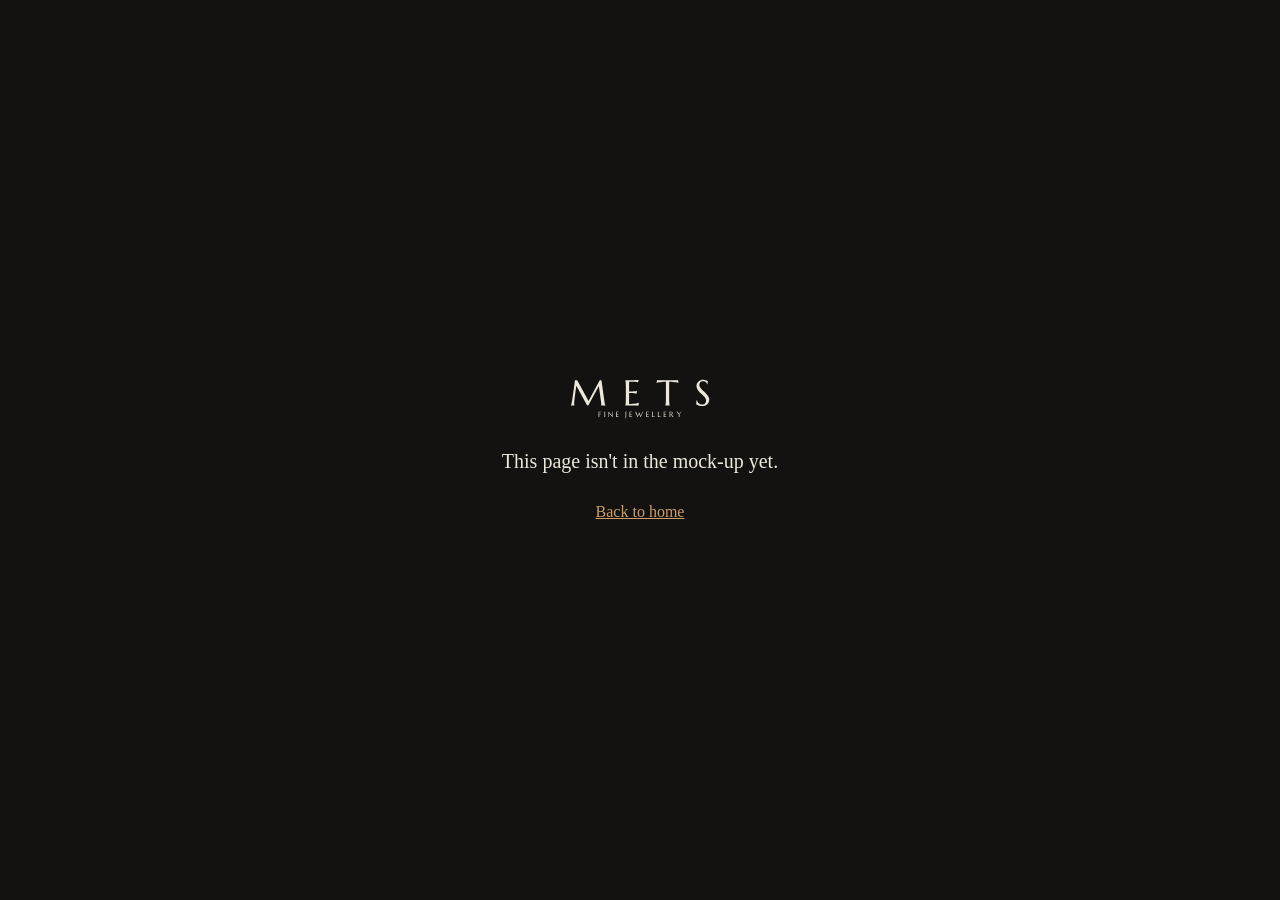
<file: not-in-mockup.html>
<!doctype html>
<html lang="en">
<head>
<meta charset="utf-8">
<meta name="viewport" content="width=device-width, initial-scale=1">
<meta name="robots" content="noindex, nofollow">
<title>Mets mock-up</title>
<style>
  body { margin: 0; min-height: 100vh; display: flex; flex-direction: column; align-items: center; justify-content: center; gap: 28px; padding: 24px; box-sizing: border-box; background: #141210; color: #EDE7DC; font-family: Georgia, serif; text-align: center; }
  img { width: 140px; height: auto; }
  p { margin: 0; font-size: 20px; line-height: 1.4; }
  a { color: #C9A06A; font-size: 16px; }
</style>
</head>
<body>
  <img src="assets/logo/mfj-bone.svg" alt="Mets Fine Jewellery">
  <p>This page isn't in the mock-up yet.</p>
  <a href="index.html">Back to home</a>
</body>
</html>
</file>
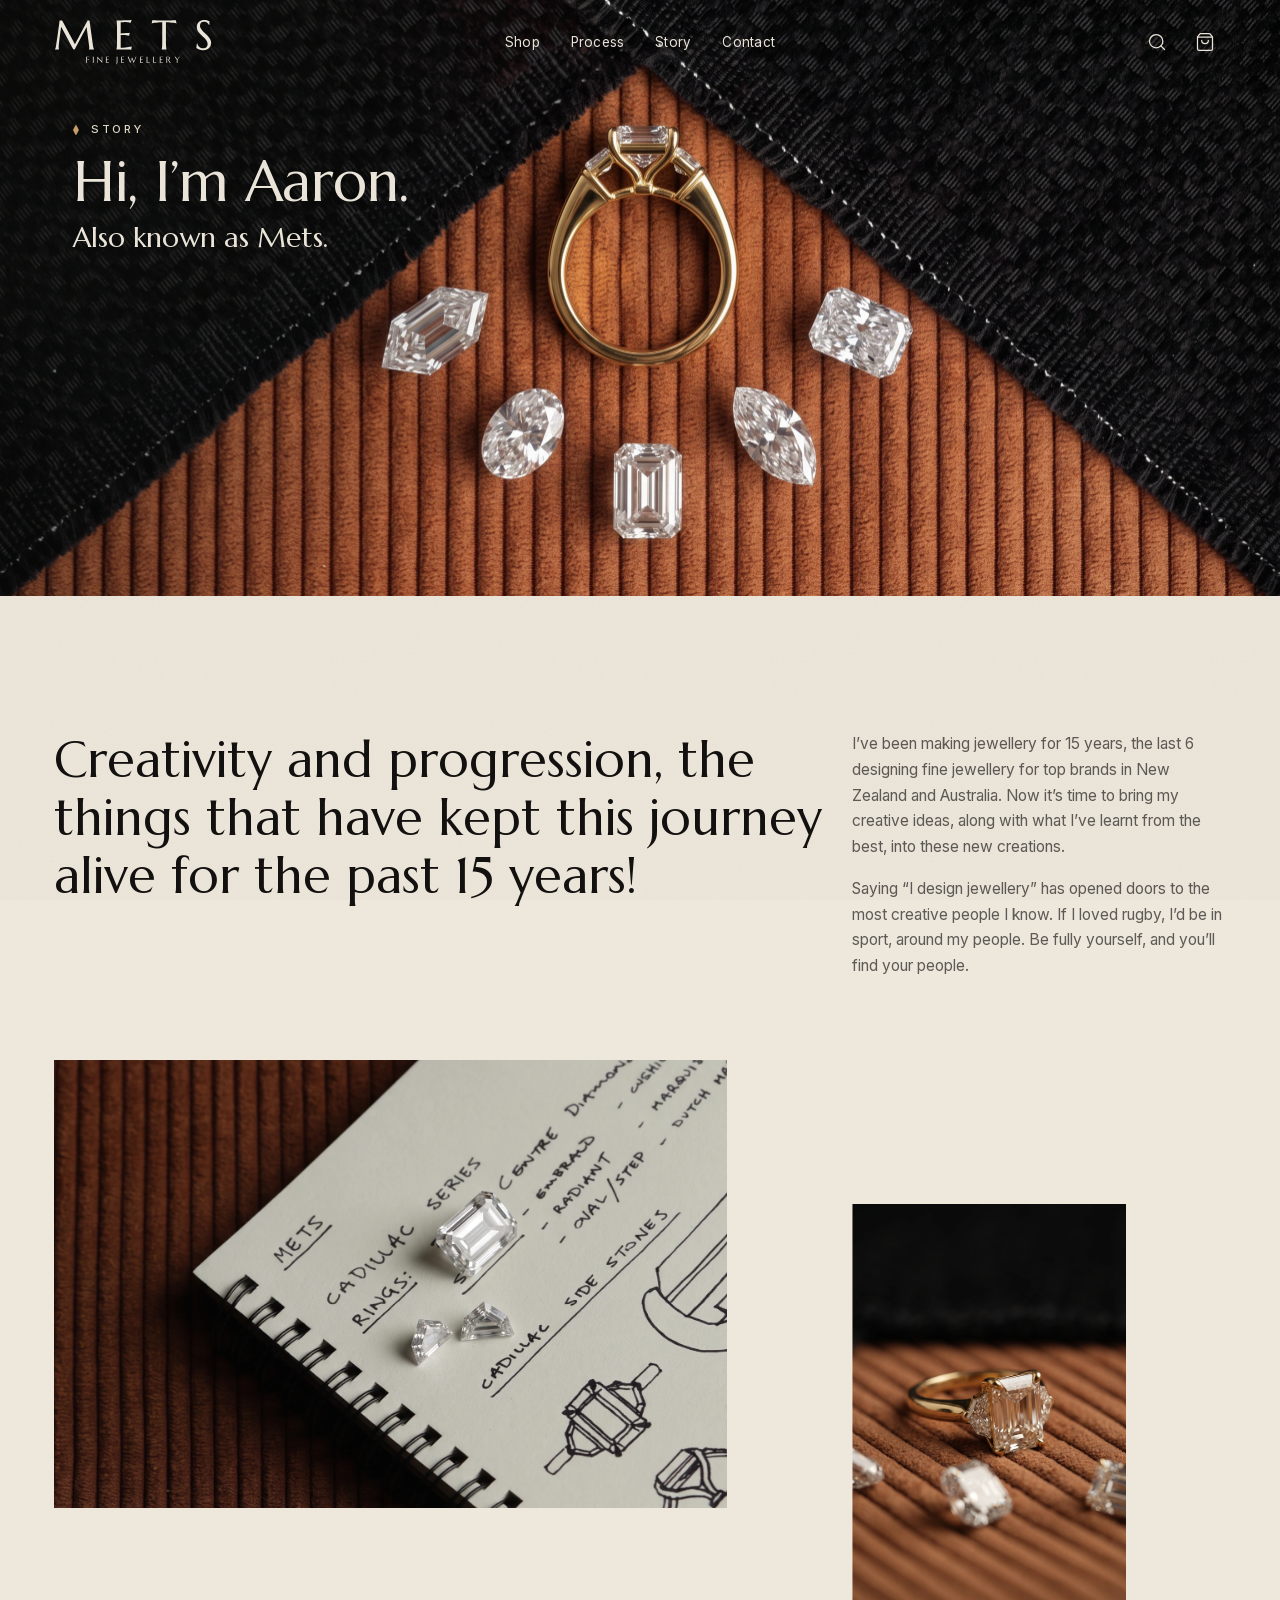
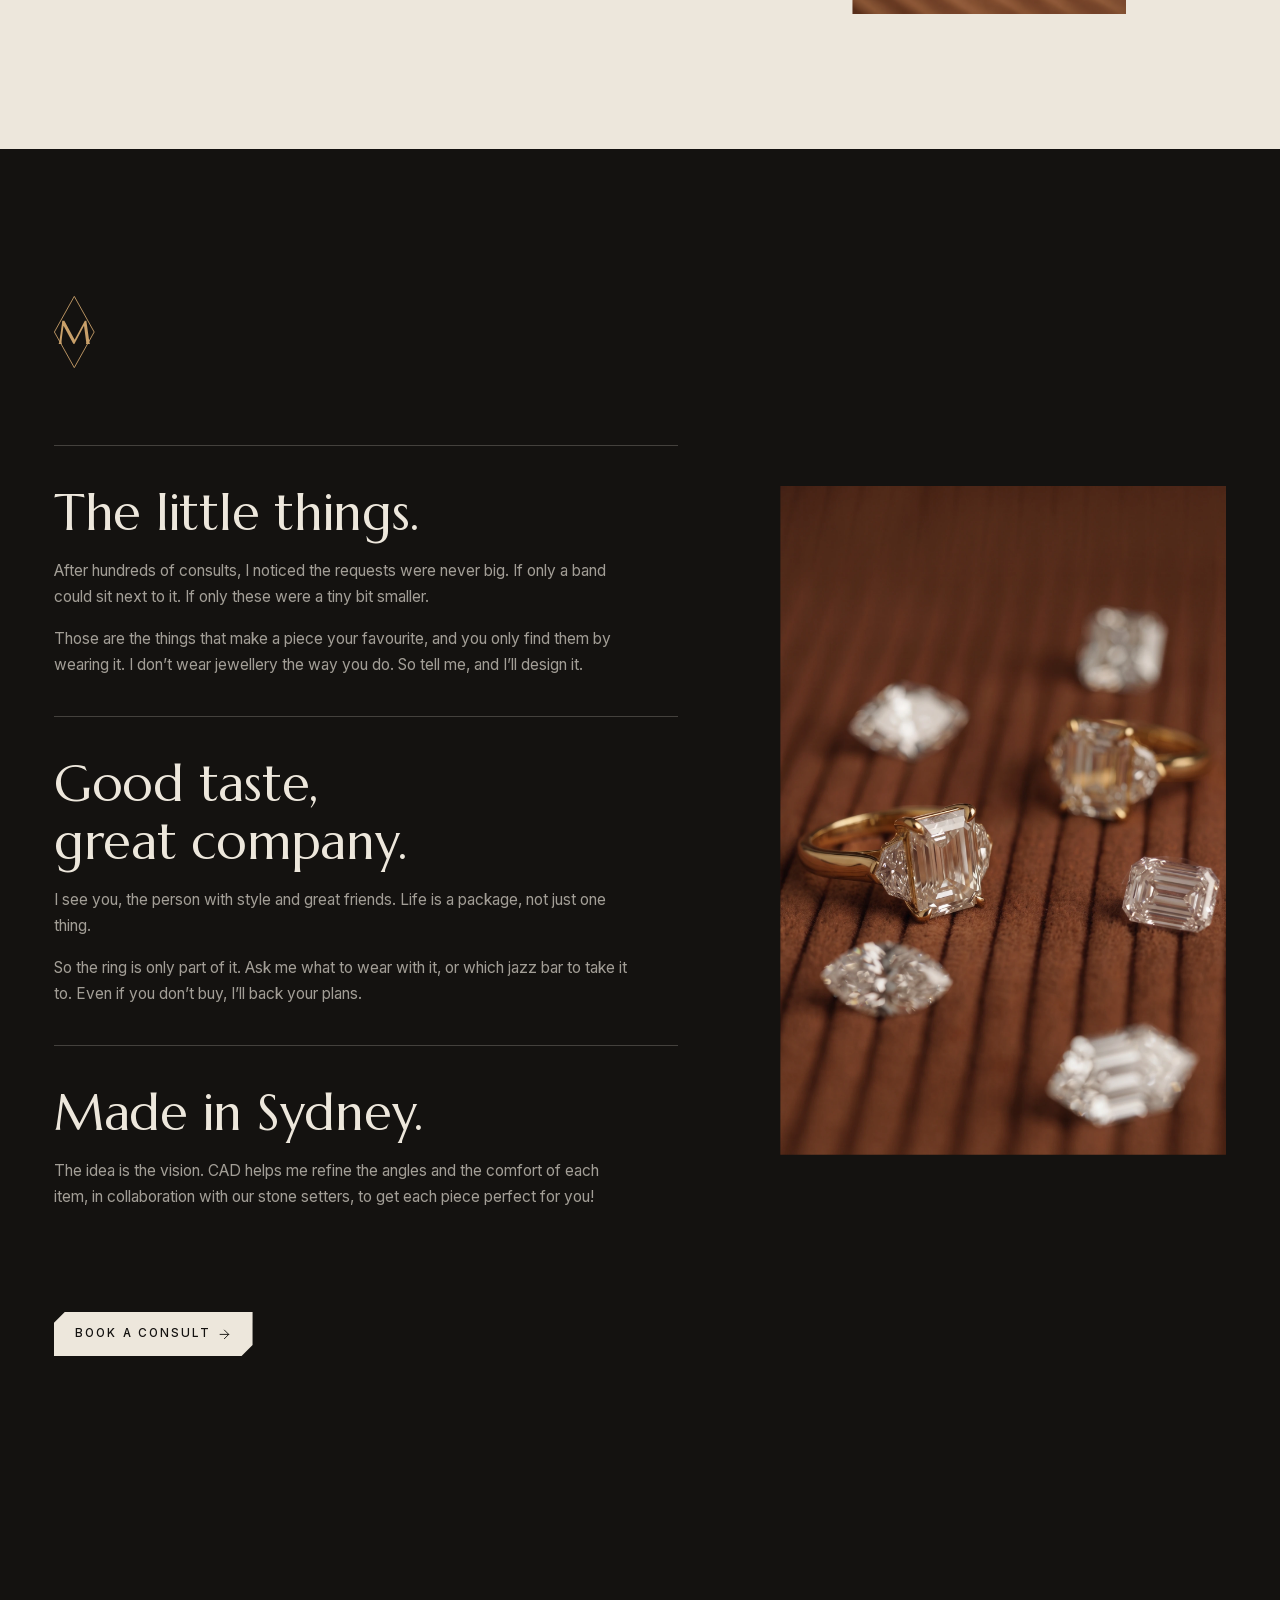
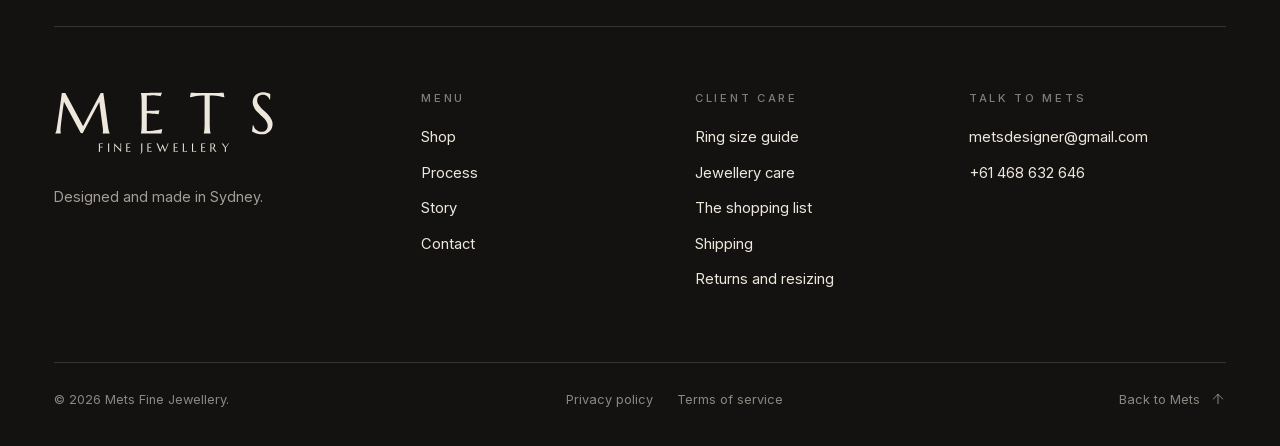
<file: story.html>
<!DOCTYPE html>
<html data-dpl-id="dpl_CB9xKnue3pGVeJ7KT5sajQuoXE8c" data-smooth-scroll="" lang="en-AU"><head><meta charset="utf-8"/><meta content="width=device-width, initial-scale=1" name="viewport"/><link data-precedence="next" href="assets/css/2e94l4erm24dg.css" rel="stylesheet"/><link data-precedence="next" href="assets/css/3cw06a-lvmr-x.css" rel="stylesheet"/><link data-precedence="next" href="assets/css/39q7h851g985o.css" rel="stylesheet"/><link data-precedence="next" href="assets/css/21lpb2wq5mp5u.css" rel="stylesheet"/><style data-href="mets-fonts" data-precedence="default">:root{--font-marcellus:'Marcellus', 'Marcellus Fallback';--font-inter:'Inter', 'Inter Fallback'}</style><title>Story | Mets Fine Jewellery</title><meta content="Hi, I'm Aaron. I've made jewellery since 2011, and Mets is my own fine jewellery brand, designed and made in Sydney, to order." name="description"/><meta content="noindex, nofollow" name="robots"/><meta content="About METS · METS Fine Jewellery" property="og:title"/><meta content="METS is the fine jewellery studio of Aaron Metcalf, a jewellery designer based in Sydney, with a background in jewellery CAD." property="og:description"/><meta content="https://site-mets-fine-jewellery.vercel.app/about" property="og:url"/><meta content="METS Fine Jewellery" property="og:site_name"/><meta content="en_AU" property="og:locale"/><meta content="website" property="og:type"/><meta content="summary_large_image" name="twitter:card"/><meta content="About METS · METS Fine Jewellery" name="twitter:title"/><meta content="METS is the fine jewellery studio of Aaron Metcalf, a jewellery designer based in Sydney, with a background in jewellery CAD." name="twitter:description"/><meta content="" name="next-size-adjust"/><link href="assets/mets.css?v=1793950505" rel="stylesheet"/><link href="assets/story.css?v=1793950505" rel="stylesheet"/></head><body><div hidden=""><!--$--><!--/$--></div><a class="skip" href="#main">Skip to content</a><header><div class="site-header" data-hidden="false" data-solid="false" data-tone="dark"><div class="hdr-inner"><a aria-label="Mets Fine Jewellery, home" class="logo" href="index.html"><svg aria-label="Mets Fine Jewellery" role="img" viewbox="163.98 138.49 266.26 77.51" xmlns="http://www.w3.org/2000/svg"><path d="M165.480 189.753 C165.731 189.389 166.015 188.848 166.334 188.130 C166.653 187.412 166.904 186.506 167.086 185.412 C167.337 183.817 167.616 182.023 167.924 180.029 C168.231 178.035 168.550 175.945 168.881 173.757 C169.211 171.570 169.542 169.331 169.872 167.041 C170.202 164.751 170.521 162.495 170.829 160.273 C171.137 158.051 171.433 155.909 171.718 153.847 C172.003 151.785 172.259 149.899 172.487 148.190 C172.715 146.481 172.903 144.995 173.051 143.730 C173.199 142.465 173.307 141.514 173.375 140.876 L177.716 140.876 L199.216 181.072 L220.544 140.876 L223.791 140.876 L229.396 181.482 C229.556 182.758 229.727 183.852 229.909 184.763 C230.091 185.674 230.274 186.455 230.456 187.104 C230.638 187.754 230.815 188.289 230.986 188.711 C231.157 189.132 231.322 189.480 231.481 189.753 L231.481 189.890 L222.868 189.890 L222.868 189.753 C222.982 189.503 223.090 189.092 223.193 188.523 C223.295 187.953 223.347 187.270 223.347 186.472 C223.347 186.176 223.335 185.874 223.312 185.566 C223.290 185.259 223.255 184.923 223.210 184.558 L218.869 151.813 L198.703 189.753 L196.344 189.480 L176.041 151.472 C175.244 156.872 174.549 161.862 173.957 166.443 C173.706 168.402 173.455 170.356 173.205 172.304 C172.954 174.253 172.732 176.070 172.538 177.756 C172.344 179.442 172.191 180.929 172.077 182.217 C171.963 183.504 171.906 184.455 171.906 185.071 C171.906 185.845 171.928 186.529 171.974 187.121 C172.020 187.714 172.065 188.215 172.111 188.625 C172.179 189.104 172.248 189.525 172.316 189.890 L165.480 189.890 L165.480 189.753" fill="#EDE7DC" fill-rule="evenodd"></path><path d="M269.171 140.876 C272.020 140.876 274.851 140.865 277.665 140.842 C280.479 140.819 283.060 140.790 285.407 140.756 C287.754 140.722 289.759 140.671 291.422 140.602 C293.086 140.534 294.214 140.443 294.806 140.329 L293.131 144.875 C292.379 144.670 291.502 144.488 290.500 144.328 C289.634 144.191 288.580 144.060 287.338 143.935 C286.096 143.810 284.666 143.747 283.048 143.747 C282.501 143.747 281.846 143.764 281.083 143.798 C280.320 143.832 279.585 143.872 278.878 143.918 C278.058 143.963 277.226 144.009 276.383 144.055 L276.383 162.717 C278.730 162.694 280.849 162.626 282.741 162.512 C284.632 162.398 286.238 162.284 287.560 162.170 C289.110 162.033 290.477 161.874 291.662 161.692 L290.602 166.648 C289.030 166.443 287.423 166.249 285.783 166.067 C284.370 165.907 282.832 165.765 281.168 165.639 C279.505 165.514 277.910 165.451 276.383 165.451 L276.383 186.882 C279.072 186.882 281.544 186.768 283.800 186.540 C286.056 186.312 288.027 186.050 289.713 185.754 C291.673 185.435 293.462 185.059 295.080 184.626 L294.088 190.163 C293.815 190.141 293.405 190.118 292.858 190.095 C292.311 190.072 291.702 190.050 291.029 190.027 C290.357 190.004 289.651 189.987 288.910 189.975 C288.170 189.964 287.469 189.953 286.808 189.941 C286.147 189.930 285.561 189.919 285.048 189.907 C284.535 189.896 284.165 189.890 283.937 189.890 L269.171 189.890 L269.171 189.753 C269.308 189.275 269.439 188.682 269.564 187.976 C269.690 187.270 269.798 186.392 269.889 185.344 C269.980 184.296 270.049 183.048 270.094 181.601 C270.140 180.154 270.162 178.462 270.162 176.526 L270.162 154.274 C270.162 152.338 270.140 150.646 270.094 149.199 C270.049 147.752 269.980 146.499 269.889 145.439 C269.798 144.379 269.690 143.496 269.564 142.790 C269.439 142.084 269.308 141.491 269.171 141.013 L269.171 140.876" fill="#EDE7DC" fill-rule="evenodd"></path><path d="M346.374 143.884 C343.685 143.884 341.258 144.003 339.093 144.243 C336.928 144.482 335.060 144.738 333.488 145.012 C331.665 145.353 330.035 145.729 328.600 146.140 L329.591 140.602 C329.865 140.625 330.275 140.648 330.822 140.671 C331.368 140.694 331.978 140.716 332.650 140.739 C333.322 140.762 334.029 140.779 334.769 140.790 C335.510 140.802 336.211 140.813 336.871 140.825 C337.532 140.836 338.119 140.847 338.632 140.859 C339.144 140.870 339.515 140.876 339.743 140.876 L359.259 140.876 C359.487 140.876 359.858 140.870 360.370 140.859 C360.883 140.847 361.470 140.836 362.130 140.825 C362.791 140.813 363.492 140.802 364.233 140.790 C364.973 140.779 365.680 140.762 366.352 140.739 C367.024 140.716 367.633 140.694 368.180 140.671 C368.727 140.648 369.137 140.625 369.411 140.602 L370.402 146.140 C368.944 145.729 367.303 145.353 365.480 145.012 C363.908 144.738 362.039 144.482 359.875 144.243 C357.710 144.003 355.283 143.884 352.594 143.884 L352.594 176.526 C352.594 178.462 352.623 180.154 352.680 181.601 C352.737 183.048 352.805 184.296 352.885 185.344 C352.965 186.392 353.067 187.270 353.192 187.976 C353.318 188.682 353.449 189.275 353.586 189.753 L353.586 189.890 L345.416 189.890 L345.416 189.753 C345.553 189.275 345.679 188.682 345.792 187.976 C345.906 187.270 346.009 186.392 346.100 185.344 C346.191 184.296 346.260 183.048 346.305 181.601 C346.351 180.154 346.374 178.462 346.374 176.526 L346.374 143.884" fill="#EDE7DC" fill-rule="evenodd"></path><path d="M425.729 148.669 L424.977 148.669 C424.795 148.145 424.504 147.552 424.106 146.892 C423.707 146.231 423.183 145.610 422.533 145.029 C421.884 144.448 421.098 143.963 420.175 143.576 C419.252 143.189 418.164 142.995 416.911 142.995 C415.794 142.995 414.803 143.166 413.937 143.508 C413.071 143.850 412.348 144.328 411.767 144.943 C411.185 145.559 410.747 146.288 410.451 147.131 C410.154 147.974 410.006 148.908 410.006 149.934 C410.006 151.574 410.468 153.141 411.391 154.633 C412.313 156.126 413.470 157.601 414.860 159.060 C416.250 160.518 417.754 161.976 419.372 163.435 C420.989 164.893 422.493 166.408 423.883 167.981 C425.273 169.553 426.430 171.199 427.353 172.920 C428.275 174.640 428.737 176.491 428.737 178.474 C428.737 179.955 428.481 181.442 427.968 182.934 C427.455 184.427 426.663 185.766 425.592 186.951 C424.521 188.135 423.143 189.098 421.457 189.839 C419.770 190.579 417.765 190.950 415.441 190.950 C414.142 190.950 412.906 190.830 411.732 190.591 C410.559 190.351 409.477 190.055 408.485 189.702 C407.494 189.349 406.605 188.967 405.819 188.557 C405.033 188.147 404.389 187.771 403.888 187.429 L404.674 179.875 L405.529 179.875 C405.779 180.946 406.190 181.966 406.759 182.934 C407.329 183.903 408.030 184.757 408.861 185.498 C409.693 186.238 410.644 186.831 411.715 187.275 C412.786 187.720 413.960 187.942 415.236 187.942 C416.398 187.942 417.440 187.765 418.363 187.412 C419.286 187.059 420.078 186.569 420.739 185.942 C421.400 185.316 421.907 184.569 422.260 183.703 C422.613 182.838 422.790 181.892 422.790 180.867 C422.790 179.431 422.528 178.104 422.003 176.885 C421.479 175.665 420.790 174.509 419.936 173.415 C419.081 172.322 418.113 171.262 417.030 170.237 C415.948 169.211 414.837 168.180 413.698 167.143 C412.558 166.106 411.448 165.041 410.365 163.947 C409.283 162.854 408.314 161.686 407.460 160.444 C406.605 159.202 405.916 157.869 405.392 156.445 C404.868 155.021 404.606 153.454 404.606 151.745 C404.606 149.945 404.953 148.321 405.648 146.874 C406.343 145.428 407.266 144.191 408.417 143.166 C409.568 142.141 410.872 141.354 412.331 140.808 C413.789 140.261 415.293 139.987 416.842 139.987 C417.982 139.987 419.030 140.078 419.987 140.261 C420.944 140.443 421.804 140.659 422.567 140.910 C423.331 141.161 423.997 141.411 424.567 141.662 C425.137 141.913 425.604 142.118 425.968 142.277 L425.729 148.669" fill="#EDE7DC" fill-rule="evenodd"></path><path d="M219.6114086471409 209.27336122733612Q219.6114086471409 209.86610878661088 219.62884239888427 210.3089260808926Q219.64627615062767 210.75174337517433 219.67068340306838 211.07252440725244Q219.69509065550912 211.39330543933053 219.73344490934454 211.6094839609484Q219.77179916317996 211.82566248256626 219.81364016736407 211.9721059972106V212.0H218.14000000000004V211.9721059972106Q218.18184100418415 211.82566248256626 218.22019525801957 211.6094839609484Q218.258549511855 211.39330543933053 218.2864435146444 211.07252440725244Q218.31433751743378 210.75174337517433 218.3282845188285 210.3089260808926Q218.3422315202232 209.86610878661088 218.3422315202232 209.27336122733612V204.73361227336122Q218.3422315202232 204.14086471408646 218.3282845188285 203.69804741980474Q218.31433751743378 203.255230125523 218.2864435146444 202.93096234309624Q218.258549511855 202.60669456066947 218.22019525801957 202.3905160390516Q218.18184100418415 202.17433751743374 218.14000000000004 202.0278940027894V202.0Q218.71880055788012 202.0 219.31154811715487 201.99651324965134Q219.90429567642963 201.99302649930266 220.46217573221764 201.98953974895397Q221.02005578800564 201.9860529986053 221.52214783821483 201.9755927475593Q222.02423988842403 201.96513249651326 222.42870292887034 201.95467224546724Q222.83316596931664 201.9442119944212 223.11210599721065 201.9267782426778Q223.39104602510466 201.90934449093444 223.5095955369596 201.8884239888424L223.16789400278944 202.81589958158995Q222.9377684797769 202.7531380753138 222.6309344490935 202.70432357043236Q222.36594142259418 202.66248256624826 221.9858856345886 202.62412831241284Q221.60582984658302 202.5857740585774 221.11071129707116 202.5857740585774Q220.94334728033476 202.5857740585774 220.69230125523018 202.59623430962344Q220.44125523012556 202.60669456066947 220.19718270571832 202.62064156206415Q219.9182426778243 202.63458856345886 219.6114086471409 202.64853556485355V206.17015341701534Q220.32967921896795 206.163179916318 220.92940027894008 206.12831241283124Q221.52912133891218 206.0934449093445 221.96147838214787 206.05857740585773Q222.4635704323571 206.01673640167365 222.8680334728034 205.96094839609484L222.6588284518829 206.9721059972106Q222.13581589958164 206.90934449093444 221.59885634588568 206.85355648535565Q221.1386052998606 206.8047419804742 220.60861924686196 206.76638772663878Q220.07863319386337 206.72803347280336 219.6114086471409 206.72803347280336ZM229.3242763651969 211.9721059972106Q229.36611736938102 211.82566248256626 229.40098487286775 211.6094839609484Q229.4358523763545 211.39330543933053 229.4637463791439 211.07252440725244Q229.4916403819333 210.75174337517433 229.50558738332802 210.3089260808926Q229.5195343847227 209.86610878661088 229.5195343847227 209.27336122733612V204.73361227336122Q229.5195343847227 204.14086471408646 229.50558738332802 203.69804741980474Q229.4916403819333 203.255230125523 229.4637463791439 202.93096234309624Q229.4358523763545 202.60669456066947 229.40098487286775 202.3905160390516Q229.36611736938102 202.17433751743374 229.3242763651969 202.0278940027894V202.0H230.99094303186357V202.0278940027894Q230.94910202767946 202.17433751743374 230.91074777384404 202.3905160390516Q230.87239352000861 202.60669456066947 230.84798626756788 202.93096234309624Q230.82357901512717 203.255230125523 230.8061452633838 203.69804741980474Q230.78871151164043 204.14086471408646 230.78871151164043 204.73361227336122V209.27336122733612Q230.78871151164043 209.86610878661088 230.8061452633838 210.3089260808926Q230.82357901512717 210.75174337517433 230.84798626756788 211.07252440725244Q230.87239352000861 211.39330543933053 230.91074777384404 211.6094839609484Q230.94910202767946 211.82566248256626 230.99094303186357 211.9721059972106V212.0H229.3242763651969ZM237.25192790473128 202.0 244.43463362300184 209.6429567642957V204.73361227336122Q244.43463362300184 204.14086471408646 244.42068662160713 203.69804741980474Q244.40673962021242 203.255230125523 244.37884561742302 202.93096234309624Q244.35095161463363 202.60669456066947 244.3125973607982 202.3905160390516Q244.27424310696279 202.17433751743374 244.23240210277868 202.0278940027894V202.0H245.47368522690698V202.0278940027894Q245.4318442227229 202.17433751743374 245.39697671923614 202.3905160390516Q245.3621092157494 202.60669456066947 245.33421521295998 202.93096234309624Q245.30632121017058 203.255230125523 245.29237420877587 203.69804741980474Q245.27842720738118 204.14086471408646 245.27842720738118 204.73361227336122V212.139470013947H245.03435468297394L237.85164896470337 204.50348675034869V209.27336122733612Q237.85164896470337 209.86610878661088 237.86559596609806 210.3089260808926Q237.87954296749277 210.75174337517433 237.90743697028216 211.07252440725244Q237.93533097307156 211.39330543933053 237.97019847655832 211.6094839609484Q238.00506598004506 211.82566248256626 238.04690698422917 211.9721059972106V212.0H236.80562386010087V211.9721059972106Q236.84746486428494 211.82566248256626 236.88581911812037 211.6094839609484Q236.92417337195582 211.39330543933053 236.9520673747452 211.07252440725244Q236.9799613775346 210.75174337517433 236.9939083789293 210.3089260808926Q237.007855380324 209.86610878661088 237.007855380324 209.27336122733612V204.73361227336122Q237.007855380324 204.14086471408646 236.9939083789293 203.69804741980474Q236.9799613775346 203.255230125523 236.9520673747452 202.93096234309624Q236.92417337195582 202.60669456066947 236.88581911812037 202.3905160390516Q236.84746486428494 202.17433751743374 236.80562386010087 202.0278940027894V202.0ZM251.2883660551443 202.0Q252.16005364231307 202.0 253.0212809784358 201.99302649930263Q253.88250831455855 201.9860529986053 254.6007788863856 201.9755927475593Q255.31904945821265 201.96513249651326 255.82811500911922 201.9442119944212Q256.3371805600258 201.92329149232916 256.51849157815684 201.8884239888424L256.1767900439867 202.81589958158995Q255.94666452097417 202.7531380753138 255.63983049029076 202.70432357043236Q255.37483746379147 202.66248256624826 254.99478167578587 202.62412831241284Q254.61472588778028 202.5857740585774 254.11960733826845 202.5857740585774Q253.95224332153202 202.5857740585774 253.7186310481708 202.59623430962344Q253.4850187748096 202.60669456066947 253.26884025319174 202.62064156206415Q253.01779422808713 202.63458856345886 252.75977470228517 202.64853556485355V206.4560669456067Q253.47804527411222 206.44909344490935 254.0568458319923 206.41422594142261Q254.63564638987233 206.37935843793585 255.04010943031864 206.34449093444908Q255.51430747773844 206.302649930265 255.87692951400066 206.2468619246862L255.66075099238282 207.25801952580196Q255.17957944426564 207.1952580195258 254.67748739405644 207.139470013947Q254.24513035082074 207.09065550906556 253.73606479991417 207.05230125523013Q253.22699924900763 207.0139470013947 252.75977470228517 207.0139470013947V211.3863319386332Q253.5826477845725 211.3863319386332 254.27302435361014 211.3165969316597Q254.9634009226478 211.2468619246862 255.4794399742517 211.15620641562063Q256.07916103422383 211.05857740585773 256.5742795837357 210.9260808926081L256.3720480635125 212.0557880055788Q256.2883660551443 212.04881450488145 256.12100203840794 212.0418410041841Q255.9536380216715 212.03486750348674 255.7479197510997 212.0278940027894Q255.54220148052786 212.02092050209205 255.315562707864 212.0174337517434Q255.08892393520009 212.0139470013947 254.88669241497695 212.01046025104603Q254.68446089475378 212.00697350069734 254.5275571290634 212.00348675034866Q254.37065336337304 212.0 254.30091835639954 212.0H251.2883660551443V211.9721059972106Q251.33020705932842 211.82566248256626 251.36856131316384 211.6094839609484Q251.40691556699926 211.39330543933053 251.43480956978865 211.07252440725244Q251.46270357257805 210.75174337517433 251.47665057397276 210.3089260808926Q251.49059757536747 209.86610878661088 251.49059757536747 209.27336122733612V204.73361227336122Q251.49059757536747 204.14086471408646 251.47665057397276 203.69804741980474Q251.46270357257805 203.255230125523 251.43480956978865 202.93096234309624Q251.40691556699926 202.60669456066947 251.36856131316384 202.3905160390516Q251.33020705932842 202.17433751743374 251.2883660551443 202.0278940027894V202.0ZM270.90238601008485 210.55648535564853Q270.90238601008485 211.4979079497908 270.7106147409077 212.18828451882845Q270.5188434717306 212.8786610878661 270.17365518721175 213.4121338912134Q269.8284669026929 213.94560669456067 269.35775560562183 214.36401673640165Q268.8870443085507 214.78242677824267 268.32916425276267 215.18688981868897L268.20364124021035 215.01255230125523Q268.6848127883275 214.5732217573222 268.96723956657024 214.09902370990238Q269.2496663448129 213.62482566248258 269.39959660980594 213.08437935843796Q269.5495268747989 212.5439330543933 269.591367878983 211.91980474198047Q269.63320888316713 211.29567642956764 269.63320888316713 210.55648535564853V204.73361227336122Q269.63320888316713 204.14086471408646 269.61926188177245 203.69804741980474Q269.60531488037776 203.255230125523 269.57742087758834 202.93096234309624Q269.5495268747989 202.60669456066947 269.5111726209635 202.3905160390516Q269.47281836712807 202.17433751743374 269.43097736294396 202.0278940027894V202.0H271.104617530308V202.0278940027894Q271.0627765261239 202.17433751743374 271.02442227228846 202.3905160390516Q270.98606801845307 202.60669456066947 270.95817401566364 202.93096234309624Q270.9302800128743 203.255230125523 270.91633301147954 203.69804741980474Q270.90238601008485 204.14086471408646 270.90238601008485 204.73361227336122ZM276.9192983585453 202.0Q277.790985945714 202.0 278.65221328183674 201.99302649930263Q279.5134406179595 201.9860529986053 280.23171118978655 201.9755927475593Q280.9499817616136 201.96513249651326 281.45904731252017 201.9442119944212Q281.9681128634267 201.92329149232916 282.1494238815578 201.8884239888424L281.80772234738765 202.81589958158995Q281.5775968243751 202.7531380753138 281.2707627936917 202.70432357043236Q281.0057697671924 202.66248256624826 280.6257139791868 202.62412831241284Q280.24565819118123 202.5857740585774 279.7505396416694 202.5857740585774Q279.583175624933 202.5857740585774 279.34956335157176 202.59623430962344Q279.1159510782105 202.60669456066947 278.89977255659267 202.62064156206415Q278.6487265314881 202.63458856345886 278.3907070056861 202.64853556485355V206.4560669456067Q279.1089775775132 206.44909344490935 279.6877781353933 206.41422594142261Q280.2665786932733 206.37935843793585 280.6710417337196 206.34449093444908Q281.1452397811394 206.302649930265 281.5078618174016 206.2468619246862L281.29168329578374 207.25801952580196Q280.8105117476666 207.1952580195258 280.3084196974574 207.139470013947Q279.8760626542217 207.09065550906556 279.36699710331516 207.05230125523013Q278.85793155240856 207.0139470013947 278.3907070056861 207.0139470013947V211.3863319386332Q279.2135800879734 211.3863319386332 279.9039566570111 211.3165969316597Q280.5943332260488 211.2468619246862 281.11037227765263 211.15620641562063Q281.71009333762476 211.05857740585773 282.2052118871366 210.9260808926081L282.00298036691345 212.0557880055788Q281.9192983585453 212.04881450488145 281.75193434180886 212.0418410041841Q281.58457032507243 212.03486750348674 281.3788520545006 212.0278940027894Q281.1731337839288 212.02092050209205 280.9464950112649 212.0174337517434Q280.71985623860104 212.0139470013947 280.5176247183779 212.01046025104603Q280.31539319815477 212.00697350069734 280.1584894324644 212.00348675034866Q280.001585666774 212.0 279.9318506598005 212.0H276.9192983585453V211.9721059972106Q276.96113936272934 211.82566248256626 276.9994936165648 211.6094839609484Q277.03784787040024 211.39330543933053 277.0657418731896 211.07252440725244Q277.09363587597903 210.75174337517433 277.1075828773737 210.3089260808926Q277.1215298787684 209.86610878661088 277.1215298787684 209.27336122733612V204.73361227336122Q277.1215298787684 204.14086471408646 277.1075828773737 203.69804741980474Q277.09363587597903 203.255230125523 277.0657418731896 202.93096234309624Q277.03784787040024 202.60669456066947 276.9994936165648 202.3905160390516Q276.96113936272934 202.17433751743374 276.9192983585453 202.0278940027894V202.0ZM295.76047848943256 203.31799163179917 298.5498787683726 210.08926080892607 301.2625705396418 203.44351464435147Q301.42296105568084 203.03207810320782 301.4996695633517 202.74616457461644Q301.57637807102253 202.4602510460251 301.57637807102253 202.25801952580196Q301.57637807102253 202.1952580195258 301.5694045703252 202.12900976290098Q301.56243106962785 202.06276150627616 301.5484840682331 202.0278940027894V202.0H302.92923720630847V202.0278940027894Q302.78976719236147 202.1813110181311 302.62588992597375 202.5160390516039Q302.462012659586 202.8507670850767 302.24583413796813 203.34588563458857L298.5219847655832 212.21617852161785H297.9919987125846L295.27930694131544 205.63319386331938L292.80371419375615 212.21617852161785H292.28070164145487L288.86368629975334 203.6875871687587Q288.7381632872011 203.38772663877268 288.6091535243001 203.10878661087867Q288.4801437613991 202.82984658298466 288.3650809998928 202.60669456066944Q288.25001823838653 202.38354253835425 288.1558759789723 202.23012552301253Q288.0617337195581 202.07670850767084 288.019892715374 202.0278940027894V202.0H289.95155240853995V202.0278940027894Q289.93760540714527 202.10460251046024 289.93760540714527 202.14644351464435Q289.93760540714527 202.18828451882845 289.93760540714527 202.24407252440724Q289.93760540714527 202.48117154811715 289.9899066623754 202.74616457461644Q290.04220791760554 203.01115760111577 290.1956249329472 203.38772663877268L292.81766119515083 210.01255230125523L295.32114794549955 203.34588563458857ZM308.7439180345458 202.0Q309.6156056217145 202.0 310.47683295783725 201.99302649930263Q311.33806029396 201.9860529986053 312.05633086578706 201.9755927475593Q312.77460143761414 201.96513249651326 313.2836669885207 201.9442119944212Q313.7927325394272 201.92329149232916 313.97404355755833 201.8884239888424L313.63234202338816 202.81589958158995Q313.40221650037563 202.7531380753138 313.0953824696922 202.70432357043236Q312.8303894431929 202.66248256624826 312.45033365518736 202.62412831241284Q312.07027786718174 202.5857740585774 311.5751593176699 202.5857740585774Q311.4077953009335 202.5857740585774 311.17418302757227 202.59623430962344Q310.940570754211 202.60669456066947 310.7243922325932 202.62064156206415Q310.4733462074886 202.63458856345886 310.21532668168663 202.64853556485355V206.4560669456067Q310.9335972535137 206.44909344490935 311.5123978113937 206.41422594142261Q312.0911983692738 206.37935843793585 312.4956614097201 206.34449093444908Q312.96985945713993 206.302649930265 313.3324814934021 206.2468619246862L313.11630297178425 207.25801952580196Q312.63513142366713 207.1952580195258 312.1330393734579 207.139470013947Q311.7006823302222 207.09065550906556 311.1916167793156 207.05230125523013Q310.68255122840907 207.0139470013947 310.21532668168663 207.0139470013947V211.3863319386332Q311.0381997639739 211.3863319386332 311.7285763330116 211.3165969316597Q312.4189529020493 211.2468619246862 312.93499195365314 211.15620641562063Q313.53471301362526 211.05857740585773 314.0298315631371 210.9260808926081L313.82760004291396 212.0557880055788Q313.7439180345458 212.04881450488145 313.57655401780937 212.0418410041841Q313.40919000107294 212.03486750348674 313.2034717305011 212.0278940027894Q312.9977534599293 212.02092050209205 312.7711146872654 212.0174337517434Q312.54447591460155 212.0139470013947 312.34224439437844 212.01046025104603Q312.1400128741553 212.00697350069734 311.9831091084649 212.00348675034866Q311.82620534277453 212.0 311.756470335801 212.0H308.7439180345458V211.9721059972106Q308.78575903872985 211.82566248256626 308.8241132925653 211.6094839609484Q308.86246754640075 211.39330543933053 308.8903615491902 211.07252440725244Q308.91825555197954 210.75174337517433 308.9322025533742 210.3089260808926Q308.9461495547689 209.86610878661088 308.9461495547689 209.27336122733612V204.73361227336122Q308.9461495547689 204.14086471408646 308.9322025533742 203.69804741980474Q308.91825555197954 203.255230125523 308.8903615491902 202.93096234309624Q308.86246754640075 202.60669456066947 308.8241132925653 202.3905160390516Q308.78575903872985 202.17433751743374 308.7439180345458 202.0278940027894V202.0ZM321.31592103851534 211.3863319386332Q322.13879412080263 211.3863319386332 322.82917068984034 211.3165969316597Q323.519547258878 211.2468619246862 324.03558631048185 211.15620641562063Q324.635307370454 211.05857740585773 325.13042591996583 210.9260808926081L324.92819439974267 212.0557880055788Q324.8445123913745 212.04881450488145 324.6771483746381 212.0418410041841Q324.50978435790165 212.03486750348674 324.30406608732983 212.0278940027894Q324.098347816758 212.02092050209205 323.87170904409413 212.0174337517434Q323.64507027143026 212.0139470013947 323.4428387512071 212.01046025104603Q323.240607230984 212.00697350069734 323.08370346529364 212.00348675034866Q322.92679969960324 212.0 322.8570646926297 212.0H319.8445123913745V211.9721059972106Q319.88635339555856 211.82566248256626 319.924707649394 211.6094839609484Q319.96306190322946 211.39330543933053 319.9909559060188 211.07252440725244Q320.01884990880825 210.75174337517433 320.03279691020293 210.3089260808926Q320.0467439115976 209.86610878661088 320.0467439115976 209.27336122733612V204.73361227336122Q320.0467439115976 204.14086471408646 320.03279691020293 203.69804741980474Q320.01884990880825 203.255230125523 319.9909559060188 202.93096234309624Q319.96306190322946 202.60669456066947 319.924707649394 202.3905160390516Q319.88635339555856 202.17433751743374 319.8445123913745 202.0278940027894V202.0H321.5181525587385V202.0278940027894Q321.4763115545544 202.17433751743374 321.43795730071895 202.3905160390516Q321.39960304688356 202.60669456066947 321.3751957944428 202.93096234309624Q321.3507885420021 203.255230125523 321.3333547902587 203.69804741980474Q321.31592103851534 204.14086471408646 321.31592103851534 204.73361227336122ZM332.41651539534405 211.3863319386332Q333.23938847763134 211.3863319386332 333.929765046669 211.3165969316597Q334.6201416157067 211.2468619246862 335.13618066731055 211.15620641562063Q335.7359017272827 211.05857740585773 336.23102027679454 210.9260808926081L336.0287887565714 212.0557880055788Q335.9451067482032 212.04881450488145 335.7777427314668 212.0418410041841Q335.61037871473036 212.03486750348674 335.40466044415854 212.0278940027894Q335.1989421735867 212.02092050209205 334.97230340092284 212.0174337517434Q334.74566462825896 212.0139470013947 334.54343310803586 212.01046025104603Q334.3412015878127 212.00697350069734 334.1842978221223 212.00348675034866Q334.02739405643194 212.0 333.9576590494584 212.0H330.9451067482032V211.9721059972106Q330.98694775238727 211.82566248256626 331.0253020062227 211.6094839609484Q331.06365626005817 211.39330543933053 331.0915502628476 211.07252440725244Q331.11944426563696 210.75174337517433 331.13339126703164 210.3089260808926Q331.1473382684263 209.86610878661088 331.1473382684263 209.27336122733612V204.73361227336122Q331.1473382684263 204.14086471408646 331.13339126703164 203.69804741980474Q331.11944426563696 203.255230125523 331.0915502628476 202.93096234309624Q331.06365626005817 202.60669456066947 331.0253020062227 202.3905160390516Q330.98694775238727 202.17433751743374 330.9451067482032 202.0278940027894V202.0H332.6187469155672V202.0278940027894Q332.5769059113831 202.17433751743374 332.5385516575477 202.3905160390516Q332.50019740371226 202.60669456066947 332.47579015127155 202.93096234309624Q332.4513828988308 203.255230125523 332.43394914708745 203.69804741980474Q332.41651539534405 204.14086471408646 332.41651539534405 204.73361227336122ZM342.0457011050319 202.0Q342.91738869220063 202.0 343.77861602832337 201.99302649930263Q344.6398433644461 201.9860529986053 345.3581139362732 201.9755927475593Q346.07638450810026 201.96513249651326 346.5854500590068 201.9442119944212Q347.09451560991334 201.92329149232916 347.27582662804446 201.8884239888424L346.9341250938743 202.81589958158995Q346.70399957086175 202.7531380753138 346.3971655401783 202.70432357043236Q346.13217251367905 202.66248256624826 345.75211672567343 202.62412831241284Q345.37206093766787 202.5857740585774 344.876942388156 202.5857740585774Q344.70957837141964 202.5857740585774 344.4759660980584 202.59623430962344Q344.24235382469715 202.60669456066947 344.0261753030793 202.62064156206415Q343.7751292779747 202.63458856345886 343.51710975217276 202.64853556485355V206.4560669456067Q344.23538032399983 206.44909344490935 344.8141808818799 206.41422594142261Q345.3929814397599 206.37935843793585 345.79744448020625 206.34449093444908Q346.27164252762606 206.302649930265 346.6342645638882 206.2468619246862L346.4180860422704 207.25801952580196Q345.93691449415326 207.1952580195258 345.43482244394403 207.139470013947Q345.00246540070833 207.09065550906556 344.4933998498018 207.05230125523013Q343.9843342988952 207.0139470013947 343.51710975217276 207.0139470013947V211.3863319386332Q344.33998283446005 211.3863319386332 345.03035940349776 211.3165969316597Q345.7207359725354 211.2468619246862 346.23677502413926 211.15620641562063Q346.8364960841114 211.05857740585773 347.33161463362325 210.9260808926081L347.1293831134001 212.0557880055788Q347.0457011050319 212.04881450488145 346.8783370882955 212.0418410041841Q346.71097307155907 212.03486750348674 346.50525480098725 212.0278940027894Q346.2995365304154 212.02092050209205 346.07289775775155 212.0174337517434Q345.8462589850877 212.0139470013947 345.6440274648645 212.01046025104603Q345.4417959446414 212.00697350069734 345.28489217895105 212.00348675034866Q345.12798841326065 212.0 345.0582534062871 212.0H342.0457011050319V211.9721059972106Q342.087542109216 211.82566248256626 342.1258963630514 211.6094839609484Q342.1642506168869 211.39330543933053 342.19214461967624 211.07252440725244Q342.22003862246567 210.75174337517433 342.23398562386035 210.3089260808926Q342.24793262525503 209.86610878661088 342.24793262525503 209.27336122733612V204.73361227336122Q342.24793262525503 204.14086471408646 342.23398562386035 203.69804741980474Q342.22003862246567 203.255230125523 342.19214461967624 202.93096234309624Q342.1642506168869 202.60669456066947 342.1258963630514 202.3905160390516Q342.087542109216 202.17433751743374 342.0457011050319 202.0278940027894V202.0ZM354.61770410900147 209.27336122733612Q354.61770410900147 209.86610878661088 354.63513786074486 210.3089260808926Q354.6525716124882 210.75174337517433 354.67697886492897 211.07252440725244Q354.7013861173697 211.39330543933053 354.73974037120513 211.6094839609484Q354.7780946250405 211.82566248256626 354.81993562922463 211.9721059972106V212.0H353.14629546186063V211.9721059972106Q353.1881364660447 211.82566248256626 353.22649071988013 211.6094839609484Q353.2648449737156 211.39330543933053 353.2892522261563 211.07252440725244Q353.313659478597 210.75174337517433 353.33109323034034 210.31241283124126Q353.34852698208374 209.87308228730822 353.34852698208374 209.27336122733612V204.73361227336122Q353.34852698208374 204.14086471408646 353.33109323034034 203.69804741980474Q353.313659478597 203.255230125523 353.2892522261563 202.93444909344493Q353.2648449737156 202.6136680613668 353.22649071988013 202.39400278940028Q353.1881364660447 202.17433751743374 353.14629546186063 202.0278940027894V202.0L353.4391824911493 202.0278940027894Q353.57167900439896 202.0418410041841 353.7355562707867 202.04532775453276Q353.8994335371744 202.04881450488145 354.0737710546082 202.04881450488145Q354.3457375818048 202.04881450488145 354.8094753781786 201.9825662482566Q355.2732131745524 201.9163179916318 355.99148374637946 201.9163179916318Q356.66093981332506 201.9163179916318 357.22928012015905 202.0976290097629Q357.7976204269931 202.278940027894 358.2160304688341 202.6276150627615Q358.6344405106751 202.976290097629 358.8680527840363 203.4818688981869Q359.10166505739755 203.98744769874477 359.10166505739755 204.62900976290098Q359.10166505739755 205.13110181311018 358.9726552944966 205.5599721059972Q358.8436455315956 205.98884239888423 358.61003325823435 206.33751743375174Q358.37642098487316 206.68619246861925 358.0486664520977 206.95467224546724Q357.72091191932225 207.2231520223152 357.316448878876 207.4044630404463L359.76414762364584 210.84239888423988Q359.9454586417769 211.10041841004184 360.1023624074673 211.2887029288703Q360.2592661731577 211.47698744769875 360.40222293745336 211.61297071129707Q360.545179701749 211.7489539748954 360.67767621499866 211.83612273361229Q360.81017272824835 211.92329149232916 360.94964274219535 211.9721059972106V212.0H358.9343010406612Q358.91338053856913 211.86750348675034 358.79831777706283 211.6478382147838Q358.68325501555654 211.4281729428173 358.52983800021485 211.21199442119945L356.06121875335293 207.73221757322176Q355.9008282373139 207.74616457461644 355.7404377212748 207.75662482566247Q355.58004720523576 207.7670850767085 355.4126831884994 207.7670850767085Q355.2174251689736 207.7670850767085 355.01868039909914 207.7531380753138Q354.81993562922463 207.7391910739191 354.61770410900147 207.70432357043236ZM354.61770410900147 207.16039051603906Q354.80598862782995 207.20223152022317 355.00124664735574 207.21966527196653Q355.19650466688154 207.2370990237099 355.37781568501265 207.2370990237099Q355.9008282373139 207.2370990237099 356.33318528054957 207.08019525801953Q356.76554232378527 206.92329149232916 357.06888960412005 206.60251046025104Q357.37223688445476 206.28172942817295 357.5396009011912 205.80404463040446Q357.70696491792756 205.32635983263597 357.70696491792756 204.68479776847977Q357.70696491792756 204.16178521617852 357.5884154060726 203.73640167364016Q357.46986589421766 203.3110181311018 357.2362536208564 203.01464435146443Q357.00264134749517 202.71827057182705 356.6469928119303 202.5543933054393Q356.29134427636546 202.3905160390516 355.81714622894566 202.3905160390516Q355.33597468082854 202.3905160390516 355.05006115223716 202.43933054393307Q354.76414762364584 202.48814504881452 354.61770410900147 202.5439330543933ZM372.189707112971 207.20223152022317V209.27336122733612Q372.189707112971 209.86610878661088 372.2036541143657 210.3089260808926Q372.21760111576043 210.75174337517433 372.2454951185498 211.07252440725244Q372.2733891213392 211.39330543933053 372.3117433751746 211.6094839609484Q372.35009762901007 211.82566248256626 372.3919386331942 211.9721059972106V212.0H370.7182984658302V211.9721059972106Q370.7601394700143 211.82566248256626 370.7984937238497 211.6094839609484Q370.8368479776851 211.39330543933053 370.86125523012583 211.07252440725244Q370.88566248256654 210.75174337517433 370.90309623430994 210.3089260808926Q370.92052998605334 209.86610878661088 370.92052998605334 209.27336122733612V207.34170153417014L367.8033751743378 203.1018131101813Q367.6429846582988 202.88563458856345 367.4860808926084 202.70432357043234Q367.329177126918 202.52301255230125 367.18970711297106 202.38702928870293Q367.05023709902406 202.2510460251046 366.9386610878664 202.16039051603906Q366.82708507670884 202.0697350069735 366.7643235704327 202.0278940027894V202.0H368.87729428172975Q368.87729428172975 202.16039051603906 369.01327754532804 202.52649930264994Q369.1492608089264 202.89260808926082 369.50490934449124 203.38772663877268L371.7922175732221 206.51882845188285L374.03071129707143 203.24825662482567Q374.1492608089264 203.0739191073919 374.26781032078134 202.89260808926082Q374.3863598326363 202.7112970711297 374.4839888423992 202.5439330543933Q374.5816178521621 202.3765690376569 374.64089260808953 202.2370990237099Q374.70016736401703 202.0976290097629 374.70016736401703 202.0H376.06000000000034V202.0278940027894Q375.9065829846586 202.16039051603906 375.64856345885664 202.42189679218967Q375.3905439330547 202.6834030683403 375.0906834030687 203.115760111576Z" fill="#EDE7DC"></path></svg></a><div class="nav"><nav aria-label="Main"><ul><li><a href="cadillac-ring.html">Shop</a></li><li><a href="design-process.html">Process</a></li><li><a href="story.html">Story</a></li><li><a href="not-in-mockup.html">Contact</a></li></ul></nav></div><div class="hdr-actions"><button aria-controls="hdr-search" aria-expanded="false" aria-label="Search jewellery" class="icon-btn search-btn" type="button"><svg aria-hidden="true" class="icon icon-search" fill="none" focusable="false" height="24" stroke="currentColor" stroke-linecap="round" stroke-linejoin="round" stroke-width="2" viewbox="0 0 24 24" width="24" xmlns="http://www.w3.org/2000/svg"><path d="m21 21-4.34-4.34"></path><circle cx="11" cy="11" r="8"></circle></svg></button><a aria-label="Your bag" class="icon-btn" href="not-in-mockup.html"><svg aria-hidden="true" class="icon icon-shopping-bag" fill="none" focusable="false" height="24" stroke="currentColor" stroke-linecap="round" stroke-linejoin="round" stroke-width="2" viewbox="0 0 24 24" width="24" xmlns="http://www.w3.org/2000/svg"><path d="M16 10a4 4 0 0 1-8 0"></path><path d="M3.103 6.034h17.794"></path><path d="M3.4 5.467a2 2 0 0 0-.4 1.2V20a2 2 0 0 0 2 2h14a2 2 0 0 0 2-2V6.667a2 2 0 0 0-.4-1.2l-2-2.667A2 2 0 0 0 17 2H7a2 2 0 0 0-1.6.8z"></path></svg></a><button aria-controls="menu" aria-expanded="false" aria-label="Menu" class="icon-btn menu-btn" data-close="Close menu" data-open="Menu" type="button"><svg aria-hidden="true" class="icon icon-menu" fill="none" focusable="false" height="24" stroke="currentColor" stroke-linecap="round" stroke-linejoin="round" stroke-width="2" viewbox="0 0 24 24" width="24" xmlns="http://www.w3.org/2000/svg"><path d="M4 5h16"></path><path d="M4 12h16"></path><path d="M4 19h16"></path></svg><svg aria-hidden="true" class="icon icon-x" fill="none" focusable="false" height="24" stroke="currentColor" stroke-linecap="round" stroke-linejoin="round" stroke-width="2" viewbox="0 0 24 24" width="24" xmlns="http://www.w3.org/2000/svg"><path d="M18 6 6 18"></path><path d="m6 6 12 12"></path></svg></button></div></div><div class="hdr-search" id="hdr-search"><form action="not-in-mockup.html" aria-label="Search jewellery" method="get" role="search"><label for="site-search-box">Search jewellery</label> <input id="site-search-box" name="q" placeholder="Search by piece, stone or material" type="search"/> <button type="submit">Search</button></form></div></div></header><div class="menu" data-lenis-prevent="" data-open="false" id="menu"><nav aria-label="Menu"><ol><li><a href="cadillac-ring.html">Shop</a></li><li><a href="design-process.html">Process</a></li><li><a href="story.html">Story</a></li><li><a href="not-in-mockup.html">Contact</a></li></ol></nav><div class="menu-foot"><a href="mailto:metsdesigner@gmail.com">metsdesigner@gmail.com</a> <a href="tel:+61468632646">+61 468 632 646</a> <span>Designed and made in Sydney.</span></div></div><main id="main"><div data-pagefind-body="" data-pagefind-meta="title:Story"><div class="page-about"><section class="photo-band ab-open" data-tone="dark" id="top"><div class="band-media"><img alt="The Cadillac Ring standing on rust corduroy between black woven cloth, five loose diamonds in an arc below it" data-focal="50% 68%" decoding="sync" height="1024" loading="eager" src="assets/img/story-banner.webp" style="color:transparent;object-fit:cover;object-position:50% 68%" width="1536"/></div><div class="band-content"><div class="frame-max"><p class="label accent"><span class="gem"></span>Story</p><h1 class="display-l">Hi, I’m Aaron.</h1><p class="story-aka statement-serif">Also known as Mets.</p></div></div></section><section aria-label="Story" class="ab-studio section" data-ground="bone" data-tone="light"><div class="frame-max ab-grid"><p class="ab-intro statement-serif" data-reveal="">Creativity and progression, the things that have kept this journey alive for the past 15 years!</p><div class="ab-body quiet" data-reveal=""><p>I’ve been making jewellery for 15 years, the last 6 designing fine jewellery for top brands in New Zealand and Australia. Now it’s time to bring my creative ideas, along with what I’ve learnt from the best, into these new creations.</p><p>Saying “I design jewellery” has opened doors to the most creative people I know. If I loved rugby, I’d be in sport, around my people. Be fully yourself, and you’ll find your people.</p></div><figure class="figure ab-designer"><div class="frame wipe" style="aspect-ratio:3 / 2"><img alt="Aaron's spiral notepad of Cadillac ring sketches and notes, an emerald-cut diamond and two Cadillac side stones on the page" data-focal="50% 50%" decoding="async" height="1024" loading="eager" src="assets/img/story-2a.webp" style="color:transparent;object-fit:cover;object-position:50% 50%" width="1536"/></div></figure><figure class="figure ab-cuff"><div class="frame wipe" style="aspect-ratio:2 / 3"><img alt="The Cadillac Ring on rust corduroy against black, loose emerald-cut diamonds out of focus in front of it" data-focal="50% 50%" decoding="async" height="1402" loading="eager" src="assets/img/story-4.webp" style="color:transparent;object-fit:cover;object-position:50% 50%" width="1122"/></div></figure></div></section><section aria-label="The little things, Good taste great company, Made in Sydney" class="ab-aim section" data-ground="umber" data-tone="dark"><div class="frame-max ab-aim-grid"><div class="ab-aim-text" data-reveal=""><div aria-hidden="true" class="mark"><svg aria-hidden="true" viewbox="0 0 100 140" xmlns="http://www.w3.org/2000/svg"><path d="M50 18 L79 70 L50 122 L21 70 Z" fill="none" stroke="#C9A06A" stroke-width="1.3"></path><path d="M436.221 404.281 C436.348 404.096 436.493 403.820 436.655 403.456 C436.818 403.091 436.945 402.630 437.038 402.074 C437.165 401.263 437.307 400.351 437.463 399.337 C437.620 398.323 437.782 397.260 437.950 396.148 C438.118 395.036 438.286 393.897 438.454 392.733 C438.622 391.569 438.784 390.422 438.941 389.292 C439.097 388.162 439.248 387.073 439.392 386.025 C439.537 384.976 439.668 384.018 439.784 383.149 C439.899 382.280 439.995 381.524 440.070 380.881 C440.146 380.238 440.201 379.754 440.235 379.430 L442.442 379.430 L453.374 399.867 L464.218 379.430 L465.869 379.430 L468.719 400.075 C468.800 400.724 468.887 401.280 468.980 401.744 C469.072 402.207 469.165 402.604 469.258 402.934 C469.350 403.264 469.440 403.537 469.527 403.751 C469.614 403.965 469.698 404.142 469.779 404.281 L469.779 404.351 L465.400 404.351 L465.400 404.281 C465.458 404.154 465.513 403.945 465.565 403.655 C465.617 403.366 465.643 403.018 465.643 402.613 C465.643 402.462 465.637 402.309 465.626 402.152 C465.614 401.996 465.597 401.825 465.573 401.639 L463.366 384.991 L453.113 404.281 L451.914 404.142 L441.591 384.817 C441.185 387.563 440.832 390.100 440.531 392.429 C440.403 393.425 440.276 394.419 440.148 395.409 C440.021 396.400 439.908 397.324 439.810 398.181 C439.711 399.038 439.633 399.794 439.575 400.449 C439.517 401.104 439.488 401.587 439.488 401.900 C439.488 402.294 439.500 402.642 439.523 402.943 C439.546 403.244 439.569 403.499 439.592 403.708 C439.627 403.951 439.662 404.165 439.697 404.351 L436.221 404.351 L436.221 404.281" fill="#C9A06A" fill-rule="evenodd" transform="translate(27.000,53.420) scale(1.3708) translate(-436.221,-379.43)"></path></svg></div><div class="story-chapters"><article class="story-chapter" data-reveal=""><h2 class="statement-serif">The little things.</h2><div class="quiet"><p>After hundreds of consults, I noticed the requests were never big. If only a band could sit next to it. If only these were a tiny bit smaller.</p><p>Those are the things that make a piece your favourite, and you only find them by wearing it. I don’t wear jewellery the way you do. So tell me, and I’ll design it.</p></div></article><article class="story-chapter" data-reveal=""><h2 class="statement-serif">Good taste, great company.</h2><div class="quiet"><p>I see you, the person with style and great friends. Life is a package, not just one thing.</p><p>So the ring is only part of it. Ask me what to wear with it, or which jazz bar to take it to. Even if you don’t buy, I’ll back your plans.</p></div></article><article class="story-chapter" data-reveal=""><h2 class="statement-serif">Made in Sydney.</h2><div class="quiet"><p>The idea is the vision. CAD helps me refine the angles and the comfort of each item, in collaboration with our stone setters, to get each piece perfect for you!</p></div></article></div><div class="cluster"><a class="button btn btn-light" data-button="" data-variant="filled" href="not-in-mockup.html">Book a consult <svg aria-hidden="true" class="icon icon-arrow-right" data-arrow="" fill="none" focusable="false" height="24" stroke="currentColor" stroke-linecap="round" stroke-linejoin="round" stroke-width="2" viewbox="0 0 24 24" width="24" xmlns="http://www.w3.org/2000/svg"><path d="M5 12h14"></path><path d="m12 5 7 7-7 7"></path></svg></a></div></div><figure class="figure ab-wave"><div class="frame wipe" style="aspect-ratio:2 / 3"><img alt="Two Cadillac Rings on rust corduroy among loose emerald, marquise, radiant and hexagonal step-cut diamonds" data-focal="50% 50%" decoding="async" height="1254" loading="eager" src="assets/img/story-3.webp" style="color:transparent;object-fit:cover;object-position:50% 50%" width="1254"/></div></figure></div></section></div></div><!--$--><!--/$--></main><footer class="site-footer" data-tone="dark"><div class="foot-rule"></div><div class="foot-grid"><div class="foot-brand"><a aria-label="Mets Fine Jewellery, home" class="logo" href="index.html"><svg aria-label="Mets Fine Jewellery" role="img" viewbox="163.98 138.49 266.26 77.51" xmlns="http://www.w3.org/2000/svg"><path d="M165.480 189.753 C165.731 189.389 166.015 188.848 166.334 188.130 C166.653 187.412 166.904 186.506 167.086 185.412 C167.337 183.817 167.616 182.023 167.924 180.029 C168.231 178.035 168.550 175.945 168.881 173.757 C169.211 171.570 169.542 169.331 169.872 167.041 C170.202 164.751 170.521 162.495 170.829 160.273 C171.137 158.051 171.433 155.909 171.718 153.847 C172.003 151.785 172.259 149.899 172.487 148.190 C172.715 146.481 172.903 144.995 173.051 143.730 C173.199 142.465 173.307 141.514 173.375 140.876 L177.716 140.876 L199.216 181.072 L220.544 140.876 L223.791 140.876 L229.396 181.482 C229.556 182.758 229.727 183.852 229.909 184.763 C230.091 185.674 230.274 186.455 230.456 187.104 C230.638 187.754 230.815 188.289 230.986 188.711 C231.157 189.132 231.322 189.480 231.481 189.753 L231.481 189.890 L222.868 189.890 L222.868 189.753 C222.982 189.503 223.090 189.092 223.193 188.523 C223.295 187.953 223.347 187.270 223.347 186.472 C223.347 186.176 223.335 185.874 223.312 185.566 C223.290 185.259 223.255 184.923 223.210 184.558 L218.869 151.813 L198.703 189.753 L196.344 189.480 L176.041 151.472 C175.244 156.872 174.549 161.862 173.957 166.443 C173.706 168.402 173.455 170.356 173.205 172.304 C172.954 174.253 172.732 176.070 172.538 177.756 C172.344 179.442 172.191 180.929 172.077 182.217 C171.963 183.504 171.906 184.455 171.906 185.071 C171.906 185.845 171.928 186.529 171.974 187.121 C172.020 187.714 172.065 188.215 172.111 188.625 C172.179 189.104 172.248 189.525 172.316 189.890 L165.480 189.890 L165.480 189.753" fill="#EDE7DC" fill-rule="evenodd"></path><path d="M269.171 140.876 C272.020 140.876 274.851 140.865 277.665 140.842 C280.479 140.819 283.060 140.790 285.407 140.756 C287.754 140.722 289.759 140.671 291.422 140.602 C293.086 140.534 294.214 140.443 294.806 140.329 L293.131 144.875 C292.379 144.670 291.502 144.488 290.500 144.328 C289.634 144.191 288.580 144.060 287.338 143.935 C286.096 143.810 284.666 143.747 283.048 143.747 C282.501 143.747 281.846 143.764 281.083 143.798 C280.320 143.832 279.585 143.872 278.878 143.918 C278.058 143.963 277.226 144.009 276.383 144.055 L276.383 162.717 C278.730 162.694 280.849 162.626 282.741 162.512 C284.632 162.398 286.238 162.284 287.560 162.170 C289.110 162.033 290.477 161.874 291.662 161.692 L290.602 166.648 C289.030 166.443 287.423 166.249 285.783 166.067 C284.370 165.907 282.832 165.765 281.168 165.639 C279.505 165.514 277.910 165.451 276.383 165.451 L276.383 186.882 C279.072 186.882 281.544 186.768 283.800 186.540 C286.056 186.312 288.027 186.050 289.713 185.754 C291.673 185.435 293.462 185.059 295.080 184.626 L294.088 190.163 C293.815 190.141 293.405 190.118 292.858 190.095 C292.311 190.072 291.702 190.050 291.029 190.027 C290.357 190.004 289.651 189.987 288.910 189.975 C288.170 189.964 287.469 189.953 286.808 189.941 C286.147 189.930 285.561 189.919 285.048 189.907 C284.535 189.896 284.165 189.890 283.937 189.890 L269.171 189.890 L269.171 189.753 C269.308 189.275 269.439 188.682 269.564 187.976 C269.690 187.270 269.798 186.392 269.889 185.344 C269.980 184.296 270.049 183.048 270.094 181.601 C270.140 180.154 270.162 178.462 270.162 176.526 L270.162 154.274 C270.162 152.338 270.140 150.646 270.094 149.199 C270.049 147.752 269.980 146.499 269.889 145.439 C269.798 144.379 269.690 143.496 269.564 142.790 C269.439 142.084 269.308 141.491 269.171 141.013 L269.171 140.876" fill="#EDE7DC" fill-rule="evenodd"></path><path d="M346.374 143.884 C343.685 143.884 341.258 144.003 339.093 144.243 C336.928 144.482 335.060 144.738 333.488 145.012 C331.665 145.353 330.035 145.729 328.600 146.140 L329.591 140.602 C329.865 140.625 330.275 140.648 330.822 140.671 C331.368 140.694 331.978 140.716 332.650 140.739 C333.322 140.762 334.029 140.779 334.769 140.790 C335.510 140.802 336.211 140.813 336.871 140.825 C337.532 140.836 338.119 140.847 338.632 140.859 C339.144 140.870 339.515 140.876 339.743 140.876 L359.259 140.876 C359.487 140.876 359.858 140.870 360.370 140.859 C360.883 140.847 361.470 140.836 362.130 140.825 C362.791 140.813 363.492 140.802 364.233 140.790 C364.973 140.779 365.680 140.762 366.352 140.739 C367.024 140.716 367.633 140.694 368.180 140.671 C368.727 140.648 369.137 140.625 369.411 140.602 L370.402 146.140 C368.944 145.729 367.303 145.353 365.480 145.012 C363.908 144.738 362.039 144.482 359.875 144.243 C357.710 144.003 355.283 143.884 352.594 143.884 L352.594 176.526 C352.594 178.462 352.623 180.154 352.680 181.601 C352.737 183.048 352.805 184.296 352.885 185.344 C352.965 186.392 353.067 187.270 353.192 187.976 C353.318 188.682 353.449 189.275 353.586 189.753 L353.586 189.890 L345.416 189.890 L345.416 189.753 C345.553 189.275 345.679 188.682 345.792 187.976 C345.906 187.270 346.009 186.392 346.100 185.344 C346.191 184.296 346.260 183.048 346.305 181.601 C346.351 180.154 346.374 178.462 346.374 176.526 L346.374 143.884" fill="#EDE7DC" fill-rule="evenodd"></path><path d="M425.729 148.669 L424.977 148.669 C424.795 148.145 424.504 147.552 424.106 146.892 C423.707 146.231 423.183 145.610 422.533 145.029 C421.884 144.448 421.098 143.963 420.175 143.576 C419.252 143.189 418.164 142.995 416.911 142.995 C415.794 142.995 414.803 143.166 413.937 143.508 C413.071 143.850 412.348 144.328 411.767 144.943 C411.185 145.559 410.747 146.288 410.451 147.131 C410.154 147.974 410.006 148.908 410.006 149.934 C410.006 151.574 410.468 153.141 411.391 154.633 C412.313 156.126 413.470 157.601 414.860 159.060 C416.250 160.518 417.754 161.976 419.372 163.435 C420.989 164.893 422.493 166.408 423.883 167.981 C425.273 169.553 426.430 171.199 427.353 172.920 C428.275 174.640 428.737 176.491 428.737 178.474 C428.737 179.955 428.481 181.442 427.968 182.934 C427.455 184.427 426.663 185.766 425.592 186.951 C424.521 188.135 423.143 189.098 421.457 189.839 C419.770 190.579 417.765 190.950 415.441 190.950 C414.142 190.950 412.906 190.830 411.732 190.591 C410.559 190.351 409.477 190.055 408.485 189.702 C407.494 189.349 406.605 188.967 405.819 188.557 C405.033 188.147 404.389 187.771 403.888 187.429 L404.674 179.875 L405.529 179.875 C405.779 180.946 406.190 181.966 406.759 182.934 C407.329 183.903 408.030 184.757 408.861 185.498 C409.693 186.238 410.644 186.831 411.715 187.275 C412.786 187.720 413.960 187.942 415.236 187.942 C416.398 187.942 417.440 187.765 418.363 187.412 C419.286 187.059 420.078 186.569 420.739 185.942 C421.400 185.316 421.907 184.569 422.260 183.703 C422.613 182.838 422.790 181.892 422.790 180.867 C422.790 179.431 422.528 178.104 422.003 176.885 C421.479 175.665 420.790 174.509 419.936 173.415 C419.081 172.322 418.113 171.262 417.030 170.237 C415.948 169.211 414.837 168.180 413.698 167.143 C412.558 166.106 411.448 165.041 410.365 163.947 C409.283 162.854 408.314 161.686 407.460 160.444 C406.605 159.202 405.916 157.869 405.392 156.445 C404.868 155.021 404.606 153.454 404.606 151.745 C404.606 149.945 404.953 148.321 405.648 146.874 C406.343 145.428 407.266 144.191 408.417 143.166 C409.568 142.141 410.872 141.354 412.331 140.808 C413.789 140.261 415.293 139.987 416.842 139.987 C417.982 139.987 419.030 140.078 419.987 140.261 C420.944 140.443 421.804 140.659 422.567 140.910 C423.331 141.161 423.997 141.411 424.567 141.662 C425.137 141.913 425.604 142.118 425.968 142.277 L425.729 148.669" fill="#EDE7DC" fill-rule="evenodd"></path><path d="M219.6114086471409 209.27336122733612Q219.6114086471409 209.86610878661088 219.62884239888427 210.3089260808926Q219.64627615062767 210.75174337517433 219.67068340306838 211.07252440725244Q219.69509065550912 211.39330543933053 219.73344490934454 211.6094839609484Q219.77179916317996 211.82566248256626 219.81364016736407 211.9721059972106V212.0H218.14000000000004V211.9721059972106Q218.18184100418415 211.82566248256626 218.22019525801957 211.6094839609484Q218.258549511855 211.39330543933053 218.2864435146444 211.07252440725244Q218.31433751743378 210.75174337517433 218.3282845188285 210.3089260808926Q218.3422315202232 209.86610878661088 218.3422315202232 209.27336122733612V204.73361227336122Q218.3422315202232 204.14086471408646 218.3282845188285 203.69804741980474Q218.31433751743378 203.255230125523 218.2864435146444 202.93096234309624Q218.258549511855 202.60669456066947 218.22019525801957 202.3905160390516Q218.18184100418415 202.17433751743374 218.14000000000004 202.0278940027894V202.0Q218.71880055788012 202.0 219.31154811715487 201.99651324965134Q219.90429567642963 201.99302649930266 220.46217573221764 201.98953974895397Q221.02005578800564 201.9860529986053 221.52214783821483 201.9755927475593Q222.02423988842403 201.96513249651326 222.42870292887034 201.95467224546724Q222.83316596931664 201.9442119944212 223.11210599721065 201.9267782426778Q223.39104602510466 201.90934449093444 223.5095955369596 201.8884239888424L223.16789400278944 202.81589958158995Q222.9377684797769 202.7531380753138 222.6309344490935 202.70432357043236Q222.36594142259418 202.66248256624826 221.9858856345886 202.62412831241284Q221.60582984658302 202.5857740585774 221.11071129707116 202.5857740585774Q220.94334728033476 202.5857740585774 220.69230125523018 202.59623430962344Q220.44125523012556 202.60669456066947 220.19718270571832 202.62064156206415Q219.9182426778243 202.63458856345886 219.6114086471409 202.64853556485355V206.17015341701534Q220.32967921896795 206.163179916318 220.92940027894008 206.12831241283124Q221.52912133891218 206.0934449093445 221.96147838214787 206.05857740585773Q222.4635704323571 206.01673640167365 222.8680334728034 205.96094839609484L222.6588284518829 206.9721059972106Q222.13581589958164 206.90934449093444 221.59885634588568 206.85355648535565Q221.1386052998606 206.8047419804742 220.60861924686196 206.76638772663878Q220.07863319386337 206.72803347280336 219.6114086471409 206.72803347280336ZM229.3242763651969 211.9721059972106Q229.36611736938102 211.82566248256626 229.40098487286775 211.6094839609484Q229.4358523763545 211.39330543933053 229.4637463791439 211.07252440725244Q229.4916403819333 210.75174337517433 229.50558738332802 210.3089260808926Q229.5195343847227 209.86610878661088 229.5195343847227 209.27336122733612V204.73361227336122Q229.5195343847227 204.14086471408646 229.50558738332802 203.69804741980474Q229.4916403819333 203.255230125523 229.4637463791439 202.93096234309624Q229.4358523763545 202.60669456066947 229.40098487286775 202.3905160390516Q229.36611736938102 202.17433751743374 229.3242763651969 202.0278940027894V202.0H230.99094303186357V202.0278940027894Q230.94910202767946 202.17433751743374 230.91074777384404 202.3905160390516Q230.87239352000861 202.60669456066947 230.84798626756788 202.93096234309624Q230.82357901512717 203.255230125523 230.8061452633838 203.69804741980474Q230.78871151164043 204.14086471408646 230.78871151164043 204.73361227336122V209.27336122733612Q230.78871151164043 209.86610878661088 230.8061452633838 210.3089260808926Q230.82357901512717 210.75174337517433 230.84798626756788 211.07252440725244Q230.87239352000861 211.39330543933053 230.91074777384404 211.6094839609484Q230.94910202767946 211.82566248256626 230.99094303186357 211.9721059972106V212.0H229.3242763651969ZM237.25192790473128 202.0 244.43463362300184 209.6429567642957V204.73361227336122Q244.43463362300184 204.14086471408646 244.42068662160713 203.69804741980474Q244.40673962021242 203.255230125523 244.37884561742302 202.93096234309624Q244.35095161463363 202.60669456066947 244.3125973607982 202.3905160390516Q244.27424310696279 202.17433751743374 244.23240210277868 202.0278940027894V202.0H245.47368522690698V202.0278940027894Q245.4318442227229 202.17433751743374 245.39697671923614 202.3905160390516Q245.3621092157494 202.60669456066947 245.33421521295998 202.93096234309624Q245.30632121017058 203.255230125523 245.29237420877587 203.69804741980474Q245.27842720738118 204.14086471408646 245.27842720738118 204.73361227336122V212.139470013947H245.03435468297394L237.85164896470337 204.50348675034869V209.27336122733612Q237.85164896470337 209.86610878661088 237.86559596609806 210.3089260808926Q237.87954296749277 210.75174337517433 237.90743697028216 211.07252440725244Q237.93533097307156 211.39330543933053 237.97019847655832 211.6094839609484Q238.00506598004506 211.82566248256626 238.04690698422917 211.9721059972106V212.0H236.80562386010087V211.9721059972106Q236.84746486428494 211.82566248256626 236.88581911812037 211.6094839609484Q236.92417337195582 211.39330543933053 236.9520673747452 211.07252440725244Q236.9799613775346 210.75174337517433 236.9939083789293 210.3089260808926Q237.007855380324 209.86610878661088 237.007855380324 209.27336122733612V204.73361227336122Q237.007855380324 204.14086471408646 236.9939083789293 203.69804741980474Q236.9799613775346 203.255230125523 236.9520673747452 202.93096234309624Q236.92417337195582 202.60669456066947 236.88581911812037 202.3905160390516Q236.84746486428494 202.17433751743374 236.80562386010087 202.0278940027894V202.0ZM251.2883660551443 202.0Q252.16005364231307 202.0 253.0212809784358 201.99302649930263Q253.88250831455855 201.9860529986053 254.6007788863856 201.9755927475593Q255.31904945821265 201.96513249651326 255.82811500911922 201.9442119944212Q256.3371805600258 201.92329149232916 256.51849157815684 201.8884239888424L256.1767900439867 202.81589958158995Q255.94666452097417 202.7531380753138 255.63983049029076 202.70432357043236Q255.37483746379147 202.66248256624826 254.99478167578587 202.62412831241284Q254.61472588778028 202.5857740585774 254.11960733826845 202.5857740585774Q253.95224332153202 202.5857740585774 253.7186310481708 202.59623430962344Q253.4850187748096 202.60669456066947 253.26884025319174 202.62064156206415Q253.01779422808713 202.63458856345886 252.75977470228517 202.64853556485355V206.4560669456067Q253.47804527411222 206.44909344490935 254.0568458319923 206.41422594142261Q254.63564638987233 206.37935843793585 255.04010943031864 206.34449093444908Q255.51430747773844 206.302649930265 255.87692951400066 206.2468619246862L255.66075099238282 207.25801952580196Q255.17957944426564 207.1952580195258 254.67748739405644 207.139470013947Q254.24513035082074 207.09065550906556 253.73606479991417 207.05230125523013Q253.22699924900763 207.0139470013947 252.75977470228517 207.0139470013947V211.3863319386332Q253.5826477845725 211.3863319386332 254.27302435361014 211.3165969316597Q254.9634009226478 211.2468619246862 255.4794399742517 211.15620641562063Q256.07916103422383 211.05857740585773 256.5742795837357 210.9260808926081L256.3720480635125 212.0557880055788Q256.2883660551443 212.04881450488145 256.12100203840794 212.0418410041841Q255.9536380216715 212.03486750348674 255.7479197510997 212.0278940027894Q255.54220148052786 212.02092050209205 255.315562707864 212.0174337517434Q255.08892393520009 212.0139470013947 254.88669241497695 212.01046025104603Q254.68446089475378 212.00697350069734 254.5275571290634 212.00348675034866Q254.37065336337304 212.0 254.30091835639954 212.0H251.2883660551443V211.9721059972106Q251.33020705932842 211.82566248256626 251.36856131316384 211.6094839609484Q251.40691556699926 211.39330543933053 251.43480956978865 211.07252440725244Q251.46270357257805 210.75174337517433 251.47665057397276 210.3089260808926Q251.49059757536747 209.86610878661088 251.49059757536747 209.27336122733612V204.73361227336122Q251.49059757536747 204.14086471408646 251.47665057397276 203.69804741980474Q251.46270357257805 203.255230125523 251.43480956978865 202.93096234309624Q251.40691556699926 202.60669456066947 251.36856131316384 202.3905160390516Q251.33020705932842 202.17433751743374 251.2883660551443 202.0278940027894V202.0ZM270.90238601008485 210.55648535564853Q270.90238601008485 211.4979079497908 270.7106147409077 212.18828451882845Q270.5188434717306 212.8786610878661 270.17365518721175 213.4121338912134Q269.8284669026929 213.94560669456067 269.35775560562183 214.36401673640165Q268.8870443085507 214.78242677824267 268.32916425276267 215.18688981868897L268.20364124021035 215.01255230125523Q268.6848127883275 214.5732217573222 268.96723956657024 214.09902370990238Q269.2496663448129 213.62482566248258 269.39959660980594 213.08437935843796Q269.5495268747989 212.5439330543933 269.591367878983 211.91980474198047Q269.63320888316713 211.29567642956764 269.63320888316713 210.55648535564853V204.73361227336122Q269.63320888316713 204.14086471408646 269.61926188177245 203.69804741980474Q269.60531488037776 203.255230125523 269.57742087758834 202.93096234309624Q269.5495268747989 202.60669456066947 269.5111726209635 202.3905160390516Q269.47281836712807 202.17433751743374 269.43097736294396 202.0278940027894V202.0H271.104617530308V202.0278940027894Q271.0627765261239 202.17433751743374 271.02442227228846 202.3905160390516Q270.98606801845307 202.60669456066947 270.95817401566364 202.93096234309624Q270.9302800128743 203.255230125523 270.91633301147954 203.69804741980474Q270.90238601008485 204.14086471408646 270.90238601008485 204.73361227336122ZM276.9192983585453 202.0Q277.790985945714 202.0 278.65221328183674 201.99302649930263Q279.5134406179595 201.9860529986053 280.23171118978655 201.9755927475593Q280.9499817616136 201.96513249651326 281.45904731252017 201.9442119944212Q281.9681128634267 201.92329149232916 282.1494238815578 201.8884239888424L281.80772234738765 202.81589958158995Q281.5775968243751 202.7531380753138 281.2707627936917 202.70432357043236Q281.0057697671924 202.66248256624826 280.6257139791868 202.62412831241284Q280.24565819118123 202.5857740585774 279.7505396416694 202.5857740585774Q279.583175624933 202.5857740585774 279.34956335157176 202.59623430962344Q279.1159510782105 202.60669456066947 278.89977255659267 202.62064156206415Q278.6487265314881 202.63458856345886 278.3907070056861 202.64853556485355V206.4560669456067Q279.1089775775132 206.44909344490935 279.6877781353933 206.41422594142261Q280.2665786932733 206.37935843793585 280.6710417337196 206.34449093444908Q281.1452397811394 206.302649930265 281.5078618174016 206.2468619246862L281.29168329578374 207.25801952580196Q280.8105117476666 207.1952580195258 280.3084196974574 207.139470013947Q279.8760626542217 207.09065550906556 279.36699710331516 207.05230125523013Q278.85793155240856 207.0139470013947 278.3907070056861 207.0139470013947V211.3863319386332Q279.2135800879734 211.3863319386332 279.9039566570111 211.3165969316597Q280.5943332260488 211.2468619246862 281.11037227765263 211.15620641562063Q281.71009333762476 211.05857740585773 282.2052118871366 210.9260808926081L282.00298036691345 212.0557880055788Q281.9192983585453 212.04881450488145 281.75193434180886 212.0418410041841Q281.58457032507243 212.03486750348674 281.3788520545006 212.0278940027894Q281.1731337839288 212.02092050209205 280.9464950112649 212.0174337517434Q280.71985623860104 212.0139470013947 280.5176247183779 212.01046025104603Q280.31539319815477 212.00697350069734 280.1584894324644 212.00348675034866Q280.001585666774 212.0 279.9318506598005 212.0H276.9192983585453V211.9721059972106Q276.96113936272934 211.82566248256626 276.9994936165648 211.6094839609484Q277.03784787040024 211.39330543933053 277.0657418731896 211.07252440725244Q277.09363587597903 210.75174337517433 277.1075828773737 210.3089260808926Q277.1215298787684 209.86610878661088 277.1215298787684 209.27336122733612V204.73361227336122Q277.1215298787684 204.14086471408646 277.1075828773737 203.69804741980474Q277.09363587597903 203.255230125523 277.0657418731896 202.93096234309624Q277.03784787040024 202.60669456066947 276.9994936165648 202.3905160390516Q276.96113936272934 202.17433751743374 276.9192983585453 202.0278940027894V202.0ZM295.76047848943256 203.31799163179917 298.5498787683726 210.08926080892607 301.2625705396418 203.44351464435147Q301.42296105568084 203.03207810320782 301.4996695633517 202.74616457461644Q301.57637807102253 202.4602510460251 301.57637807102253 202.25801952580196Q301.57637807102253 202.1952580195258 301.5694045703252 202.12900976290098Q301.56243106962785 202.06276150627616 301.5484840682331 202.0278940027894V202.0H302.92923720630847V202.0278940027894Q302.78976719236147 202.1813110181311 302.62588992597375 202.5160390516039Q302.462012659586 202.8507670850767 302.24583413796813 203.34588563458857L298.5219847655832 212.21617852161785H297.9919987125846L295.27930694131544 205.63319386331938L292.80371419375615 212.21617852161785H292.28070164145487L288.86368629975334 203.6875871687587Q288.7381632872011 203.38772663877268 288.6091535243001 203.10878661087867Q288.4801437613991 202.82984658298466 288.3650809998928 202.60669456066944Q288.25001823838653 202.38354253835425 288.1558759789723 202.23012552301253Q288.0617337195581 202.07670850767084 288.019892715374 202.0278940027894V202.0H289.95155240853995V202.0278940027894Q289.93760540714527 202.10460251046024 289.93760540714527 202.14644351464435Q289.93760540714527 202.18828451882845 289.93760540714527 202.24407252440724Q289.93760540714527 202.48117154811715 289.9899066623754 202.74616457461644Q290.04220791760554 203.01115760111577 290.1956249329472 203.38772663877268L292.81766119515083 210.01255230125523L295.32114794549955 203.34588563458857ZM308.7439180345458 202.0Q309.6156056217145 202.0 310.47683295783725 201.99302649930263Q311.33806029396 201.9860529986053 312.05633086578706 201.9755927475593Q312.77460143761414 201.96513249651326 313.2836669885207 201.9442119944212Q313.7927325394272 201.92329149232916 313.97404355755833 201.8884239888424L313.63234202338816 202.81589958158995Q313.40221650037563 202.7531380753138 313.0953824696922 202.70432357043236Q312.8303894431929 202.66248256624826 312.45033365518736 202.62412831241284Q312.07027786718174 202.5857740585774 311.5751593176699 202.5857740585774Q311.4077953009335 202.5857740585774 311.17418302757227 202.59623430962344Q310.940570754211 202.60669456066947 310.7243922325932 202.62064156206415Q310.4733462074886 202.63458856345886 310.21532668168663 202.64853556485355V206.4560669456067Q310.9335972535137 206.44909344490935 311.5123978113937 206.41422594142261Q312.0911983692738 206.37935843793585 312.4956614097201 206.34449093444908Q312.96985945713993 206.302649930265 313.3324814934021 206.2468619246862L313.11630297178425 207.25801952580196Q312.63513142366713 207.1952580195258 312.1330393734579 207.139470013947Q311.7006823302222 207.09065550906556 311.1916167793156 207.05230125523013Q310.68255122840907 207.0139470013947 310.21532668168663 207.0139470013947V211.3863319386332Q311.0381997639739 211.3863319386332 311.7285763330116 211.3165969316597Q312.4189529020493 211.2468619246862 312.93499195365314 211.15620641562063Q313.53471301362526 211.05857740585773 314.0298315631371 210.9260808926081L313.82760004291396 212.0557880055788Q313.7439180345458 212.04881450488145 313.57655401780937 212.0418410041841Q313.40919000107294 212.03486750348674 313.2034717305011 212.0278940027894Q312.9977534599293 212.02092050209205 312.7711146872654 212.0174337517434Q312.54447591460155 212.0139470013947 312.34224439437844 212.01046025104603Q312.1400128741553 212.00697350069734 311.9831091084649 212.00348675034866Q311.82620534277453 212.0 311.756470335801 212.0H308.7439180345458V211.9721059972106Q308.78575903872985 211.82566248256626 308.8241132925653 211.6094839609484Q308.86246754640075 211.39330543933053 308.8903615491902 211.07252440725244Q308.91825555197954 210.75174337517433 308.9322025533742 210.3089260808926Q308.9461495547689 209.86610878661088 308.9461495547689 209.27336122733612V204.73361227336122Q308.9461495547689 204.14086471408646 308.9322025533742 203.69804741980474Q308.91825555197954 203.255230125523 308.8903615491902 202.93096234309624Q308.86246754640075 202.60669456066947 308.8241132925653 202.3905160390516Q308.78575903872985 202.17433751743374 308.7439180345458 202.0278940027894V202.0ZM321.31592103851534 211.3863319386332Q322.13879412080263 211.3863319386332 322.82917068984034 211.3165969316597Q323.519547258878 211.2468619246862 324.03558631048185 211.15620641562063Q324.635307370454 211.05857740585773 325.13042591996583 210.9260808926081L324.92819439974267 212.0557880055788Q324.8445123913745 212.04881450488145 324.6771483746381 212.0418410041841Q324.50978435790165 212.03486750348674 324.30406608732983 212.0278940027894Q324.098347816758 212.02092050209205 323.87170904409413 212.0174337517434Q323.64507027143026 212.0139470013947 323.4428387512071 212.01046025104603Q323.240607230984 212.00697350069734 323.08370346529364 212.00348675034866Q322.92679969960324 212.0 322.8570646926297 212.0H319.8445123913745V211.9721059972106Q319.88635339555856 211.82566248256626 319.924707649394 211.6094839609484Q319.96306190322946 211.39330543933053 319.9909559060188 211.07252440725244Q320.01884990880825 210.75174337517433 320.03279691020293 210.3089260808926Q320.0467439115976 209.86610878661088 320.0467439115976 209.27336122733612V204.73361227336122Q320.0467439115976 204.14086471408646 320.03279691020293 203.69804741980474Q320.01884990880825 203.255230125523 319.9909559060188 202.93096234309624Q319.96306190322946 202.60669456066947 319.924707649394 202.3905160390516Q319.88635339555856 202.17433751743374 319.8445123913745 202.0278940027894V202.0H321.5181525587385V202.0278940027894Q321.4763115545544 202.17433751743374 321.43795730071895 202.3905160390516Q321.39960304688356 202.60669456066947 321.3751957944428 202.93096234309624Q321.3507885420021 203.255230125523 321.3333547902587 203.69804741980474Q321.31592103851534 204.14086471408646 321.31592103851534 204.73361227336122ZM332.41651539534405 211.3863319386332Q333.23938847763134 211.3863319386332 333.929765046669 211.3165969316597Q334.6201416157067 211.2468619246862 335.13618066731055 211.15620641562063Q335.7359017272827 211.05857740585773 336.23102027679454 210.9260808926081L336.0287887565714 212.0557880055788Q335.9451067482032 212.04881450488145 335.7777427314668 212.0418410041841Q335.61037871473036 212.03486750348674 335.40466044415854 212.0278940027894Q335.1989421735867 212.02092050209205 334.97230340092284 212.0174337517434Q334.74566462825896 212.0139470013947 334.54343310803586 212.01046025104603Q334.3412015878127 212.00697350069734 334.1842978221223 212.00348675034866Q334.02739405643194 212.0 333.9576590494584 212.0H330.9451067482032V211.9721059972106Q330.98694775238727 211.82566248256626 331.0253020062227 211.6094839609484Q331.06365626005817 211.39330543933053 331.0915502628476 211.07252440725244Q331.11944426563696 210.75174337517433 331.13339126703164 210.3089260808926Q331.1473382684263 209.86610878661088 331.1473382684263 209.27336122733612V204.73361227336122Q331.1473382684263 204.14086471408646 331.13339126703164 203.69804741980474Q331.11944426563696 203.255230125523 331.0915502628476 202.93096234309624Q331.06365626005817 202.60669456066947 331.0253020062227 202.3905160390516Q330.98694775238727 202.17433751743374 330.9451067482032 202.0278940027894V202.0H332.6187469155672V202.0278940027894Q332.5769059113831 202.17433751743374 332.5385516575477 202.3905160390516Q332.50019740371226 202.60669456066947 332.47579015127155 202.93096234309624Q332.4513828988308 203.255230125523 332.43394914708745 203.69804741980474Q332.41651539534405 204.14086471408646 332.41651539534405 204.73361227336122ZM342.0457011050319 202.0Q342.91738869220063 202.0 343.77861602832337 201.99302649930263Q344.6398433644461 201.9860529986053 345.3581139362732 201.9755927475593Q346.07638450810026 201.96513249651326 346.5854500590068 201.9442119944212Q347.09451560991334 201.92329149232916 347.27582662804446 201.8884239888424L346.9341250938743 202.81589958158995Q346.70399957086175 202.7531380753138 346.3971655401783 202.70432357043236Q346.13217251367905 202.66248256624826 345.75211672567343 202.62412831241284Q345.37206093766787 202.5857740585774 344.876942388156 202.5857740585774Q344.70957837141964 202.5857740585774 344.4759660980584 202.59623430962344Q344.24235382469715 202.60669456066947 344.0261753030793 202.62064156206415Q343.7751292779747 202.63458856345886 343.51710975217276 202.64853556485355V206.4560669456067Q344.23538032399983 206.44909344490935 344.8141808818799 206.41422594142261Q345.3929814397599 206.37935843793585 345.79744448020625 206.34449093444908Q346.27164252762606 206.302649930265 346.6342645638882 206.2468619246862L346.4180860422704 207.25801952580196Q345.93691449415326 207.1952580195258 345.43482244394403 207.139470013947Q345.00246540070833 207.09065550906556 344.4933998498018 207.05230125523013Q343.9843342988952 207.0139470013947 343.51710975217276 207.0139470013947V211.3863319386332Q344.33998283446005 211.3863319386332 345.03035940349776 211.3165969316597Q345.7207359725354 211.2468619246862 346.23677502413926 211.15620641562063Q346.8364960841114 211.05857740585773 347.33161463362325 210.9260808926081L347.1293831134001 212.0557880055788Q347.0457011050319 212.04881450488145 346.8783370882955 212.0418410041841Q346.71097307155907 212.03486750348674 346.50525480098725 212.0278940027894Q346.2995365304154 212.02092050209205 346.07289775775155 212.0174337517434Q345.8462589850877 212.0139470013947 345.6440274648645 212.01046025104603Q345.4417959446414 212.00697350069734 345.28489217895105 212.00348675034866Q345.12798841326065 212.0 345.0582534062871 212.0H342.0457011050319V211.9721059972106Q342.087542109216 211.82566248256626 342.1258963630514 211.6094839609484Q342.1642506168869 211.39330543933053 342.19214461967624 211.07252440725244Q342.22003862246567 210.75174337517433 342.23398562386035 210.3089260808926Q342.24793262525503 209.86610878661088 342.24793262525503 209.27336122733612V204.73361227336122Q342.24793262525503 204.14086471408646 342.23398562386035 203.69804741980474Q342.22003862246567 203.255230125523 342.19214461967624 202.93096234309624Q342.1642506168869 202.60669456066947 342.1258963630514 202.3905160390516Q342.087542109216 202.17433751743374 342.0457011050319 202.0278940027894V202.0ZM354.61770410900147 209.27336122733612Q354.61770410900147 209.86610878661088 354.63513786074486 210.3089260808926Q354.6525716124882 210.75174337517433 354.67697886492897 211.07252440725244Q354.7013861173697 211.39330543933053 354.73974037120513 211.6094839609484Q354.7780946250405 211.82566248256626 354.81993562922463 211.9721059972106V212.0H353.14629546186063V211.9721059972106Q353.1881364660447 211.82566248256626 353.22649071988013 211.6094839609484Q353.2648449737156 211.39330543933053 353.2892522261563 211.07252440725244Q353.313659478597 210.75174337517433 353.33109323034034 210.31241283124126Q353.34852698208374 209.87308228730822 353.34852698208374 209.27336122733612V204.73361227336122Q353.34852698208374 204.14086471408646 353.33109323034034 203.69804741980474Q353.313659478597 203.255230125523 353.2892522261563 202.93444909344493Q353.2648449737156 202.6136680613668 353.22649071988013 202.39400278940028Q353.1881364660447 202.17433751743374 353.14629546186063 202.0278940027894V202.0L353.4391824911493 202.0278940027894Q353.57167900439896 202.0418410041841 353.7355562707867 202.04532775453276Q353.8994335371744 202.04881450488145 354.0737710546082 202.04881450488145Q354.3457375818048 202.04881450488145 354.8094753781786 201.9825662482566Q355.2732131745524 201.9163179916318 355.99148374637946 201.9163179916318Q356.66093981332506 201.9163179916318 357.22928012015905 202.0976290097629Q357.7976204269931 202.278940027894 358.2160304688341 202.6276150627615Q358.6344405106751 202.976290097629 358.8680527840363 203.4818688981869Q359.10166505739755 203.98744769874477 359.10166505739755 204.62900976290098Q359.10166505739755 205.13110181311018 358.9726552944966 205.5599721059972Q358.8436455315956 205.98884239888423 358.61003325823435 206.33751743375174Q358.37642098487316 206.68619246861925 358.0486664520977 206.95467224546724Q357.72091191932225 207.2231520223152 357.316448878876 207.4044630404463L359.76414762364584 210.84239888423988Q359.9454586417769 211.10041841004184 360.1023624074673 211.2887029288703Q360.2592661731577 211.47698744769875 360.40222293745336 211.61297071129707Q360.545179701749 211.7489539748954 360.67767621499866 211.83612273361229Q360.81017272824835 211.92329149232916 360.94964274219535 211.9721059972106V212.0H358.9343010406612Q358.91338053856913 211.86750348675034 358.79831777706283 211.6478382147838Q358.68325501555654 211.4281729428173 358.52983800021485 211.21199442119945L356.06121875335293 207.73221757322176Q355.9008282373139 207.74616457461644 355.7404377212748 207.75662482566247Q355.58004720523576 207.7670850767085 355.4126831884994 207.7670850767085Q355.2174251689736 207.7670850767085 355.01868039909914 207.7531380753138Q354.81993562922463 207.7391910739191 354.61770410900147 207.70432357043236ZM354.61770410900147 207.16039051603906Q354.80598862782995 207.20223152022317 355.00124664735574 207.21966527196653Q355.19650466688154 207.2370990237099 355.37781568501265 207.2370990237099Q355.9008282373139 207.2370990237099 356.33318528054957 207.08019525801953Q356.76554232378527 206.92329149232916 357.06888960412005 206.60251046025104Q357.37223688445476 206.28172942817295 357.5396009011912 205.80404463040446Q357.70696491792756 205.32635983263597 357.70696491792756 204.68479776847977Q357.70696491792756 204.16178521617852 357.5884154060726 203.73640167364016Q357.46986589421766 203.3110181311018 357.2362536208564 203.01464435146443Q357.00264134749517 202.71827057182705 356.6469928119303 202.5543933054393Q356.29134427636546 202.3905160390516 355.81714622894566 202.3905160390516Q355.33597468082854 202.3905160390516 355.05006115223716 202.43933054393307Q354.76414762364584 202.48814504881452 354.61770410900147 202.5439330543933ZM372.189707112971 207.20223152022317V209.27336122733612Q372.189707112971 209.86610878661088 372.2036541143657 210.3089260808926Q372.21760111576043 210.75174337517433 372.2454951185498 211.07252440725244Q372.2733891213392 211.39330543933053 372.3117433751746 211.6094839609484Q372.35009762901007 211.82566248256626 372.3919386331942 211.9721059972106V212.0H370.7182984658302V211.9721059972106Q370.7601394700143 211.82566248256626 370.7984937238497 211.6094839609484Q370.8368479776851 211.39330543933053 370.86125523012583 211.07252440725244Q370.88566248256654 210.75174337517433 370.90309623430994 210.3089260808926Q370.92052998605334 209.86610878661088 370.92052998605334 209.27336122733612V207.34170153417014L367.8033751743378 203.1018131101813Q367.6429846582988 202.88563458856345 367.4860808926084 202.70432357043234Q367.329177126918 202.52301255230125 367.18970711297106 202.38702928870293Q367.05023709902406 202.2510460251046 366.9386610878664 202.16039051603906Q366.82708507670884 202.0697350069735 366.7643235704327 202.0278940027894V202.0H368.87729428172975Q368.87729428172975 202.16039051603906 369.01327754532804 202.52649930264994Q369.1492608089264 202.89260808926082 369.50490934449124 203.38772663877268L371.7922175732221 206.51882845188285L374.03071129707143 203.24825662482567Q374.1492608089264 203.0739191073919 374.26781032078134 202.89260808926082Q374.3863598326363 202.7112970711297 374.4839888423992 202.5439330543933Q374.5816178521621 202.3765690376569 374.64089260808953 202.2370990237099Q374.70016736401703 202.0976290097629 374.70016736401703 202.0H376.06000000000034V202.0278940027894Q375.9065829846586 202.16039051603906 375.64856345885664 202.42189679218967Q375.3905439330547 202.6834030683403 375.0906834030687 203.115760111576Z" fill="#EDE7DC"></path></svg></a><p>Designed and made in Sydney.</p></div><nav aria-label="Footer menu" class="foot-col"><p class="label">Menu</p><ul><li><a href="cadillac-ring.html">Shop</a></li><li><a href="design-process.html">Process</a></li><li><a href="story.html">Story</a></li><li><a href="not-in-mockup.html">Contact</a></li></ul></nav><nav aria-label="Client care" class="foot-col"><p class="label">Client care</p><ul><li><a href="not-in-mockup.html">Ring size guide</a></li><li><a href="not-in-mockup.html">Jewellery care</a></li><li><a href="not-in-mockup.html">The shopping list</a></li><li><a href="not-in-mockup.html">Shipping</a></li><li><a href="not-in-mockup.html">Returns and resizing</a></li></ul></nav><div class="foot-col"><p class="label">Talk to Mets</p><ul><li><a href="mailto:metsdesigner@gmail.com">metsdesigner@gmail.com</a></li><li><a href="tel:+61468632646">+61 468 632 646</a></li></ul></div></div><div class="foot-base"><p>© 2026 Mets Fine Jewellery.</p><nav aria-label="Policies"><a href="not-in-mockup.html">Privacy policy</a><a href="not-in-mockup.html">Terms of service</a></nav><a class="to-top" href="#top">Back to Mets<!-- --> <svg aria-hidden="true" class="icon icon-arrow-up" fill="none" focusable="false" height="24" stroke="currentColor" stroke-linecap="round" stroke-linejoin="round" stroke-width="2" viewbox="0 0 24 24" width="24" xmlns="http://www.w3.org/2000/svg"><path d="m5 12 7-7 7 7"></path><path d="M12 19V5"></path></svg></a></div></footer><script src="assets/mets.js?v=1793966988"></script></body></html>
</file>
<file: assets/css/2e94l4erm24dg.css>
@media (prefers-reduced-motion:no-preference){:where([data-reveal]:not([data-reveal-stagger])),:where([data-reveal-stagger]>*){transition:opacity var(--reveal-duration,.6s) var(--reveal-ease,ease-out), translate var(--reveal-duration,.6s) var(--reveal-ease,ease-out), scale var(--reveal-duration,.6s) var(--reveal-ease,ease-out)}:where([data-reveal-stagger]>*){transition-delay:calc(min(var(--reveal-index,0), 8) * var(--reveal-stagger,80ms))}:where([data-reveal]:not([data-reveal-stagger])[data-revealed=false],[data-reveal-stagger][data-revealed=false]>*){opacity:0;translate:0 var(--reveal-distance,16px)}:where([data-reveal=fade]:not([data-reveal-stagger])[data-revealed=false],[data-reveal=fade][data-reveal-stagger][data-revealed=false]>*){translate:none}:where([data-reveal=draw][data-revealed=false]){opacity:1;translate:none;scale:0 1}}@media print{:where([data-revealed=false],[data-revealed=false]>*){opacity:1;translate:none;scale:none}}:where([data-button]){padding:var(--button-pad-y,.75em) var(--button-pad-x,1.25em);border:var(--button-border-width,1px) solid transparent;border-radius:var(--button-radius,.5rem);font:inherit;cursor:pointer;transition-property:background-color,color,border-color,box-shadow,translate,scale;transition-duration:var(--hover-duration,.2s);justify-content:center;align-items:center;gap:.5em;line-height:1.2;text-decoration:none;transition-timing-function:ease;display:inline-flex}:where([data-button][data-shape=square]){border-radius:0}:where([data-button][data-shape=pill]){border-radius:999px}:where([data-button][data-variant=filled]){background-color:var(--button-bg,CanvasText);color:var(--button-fg,Canvas)}:where([data-button][data-variant=outline]){color:inherit;background-color:#0000;border-color:currentColor}:where([data-button][data-variant=text]){color:inherit;text-underline-offset:.25em;background-color:#0000;padding-inline:0;text-decoration:underline}:where([data-button]:focus-visible){outline:var(--focus-ring,2px) solid currentColor;outline-offset:3px}:where([data-button] [data-arrow]){transition:translate var(--hover-duration,.2s) ease;flex:none}@media (hover:hover) and (prefers-reduced-motion:no-preference){:where([data-button]:not([data-variant=text]):hover){box-shadow:var(--button-hover-shadow,0 6px 18px #00000024);translate:0 -1px}:where([data-button]:hover [data-arrow]){translate:var(--button-arrow-nudge,3px) 0}}@media (prefers-reduced-motion:no-preference){:where([data-button]:not([data-variant=text]):active){box-shadow:none;translate:0;scale:.98}}:where(hr[data-divider]){margin-block:var(--divider-space,3rem);color:var(--divider-colour,currentColor);transform-origin:0;transition:scale var(--reveal-duration,.6s) var(--reveal-ease,ease-out);border:0}:where(hr[data-divider=line]){border-top:var(--divider-weight,1px) solid;opacity:var(--divider-opacity,.3)}:where(hr[data-divider=short]){width:var(--divider-short,4rem);border-top:var(--divider-short-weight,2px) solid}:where(hr[data-divider=fade]){height:var(--divider-weight,1px);opacity:var(--divider-opacity,.45);transform-origin:50%;background:linear-gradient(90deg,#0000,currentColor,#0000)}:where(hr[data-divider=dots]){text-align:center;height:auto;line-height:1;overflow:visible}:where(hr[data-divider=dots]):before{content:"· · ·";font-size:1.5em}:where([data-hover=zoom]){overflow:hidden}:where([data-hover=lift]){transition:translate var(--hover-duration,.2s) ease, box-shadow var(--hover-duration,.2s) ease}:where([data-hover=zoom] img){transition:scale calc(var(--hover-duration,.2s) * 2.5) ease}@media (hover:hover) and (prefers-reduced-motion:no-preference){:where([data-hover=lift]:hover,[data-hover=lift]:focus-within){translate:0 var(--hover-lift,-4px);box-shadow:var(--hover-shadow,0 12px 32px #0000001f)}:where([data-hover=zoom]:hover img,[data-hover=zoom]:focus-within img){scale:var(--hover-zoom,1.04)}}@media (prefers-reduced-motion:no-preference){:where([data-icon-anim=draw]>*){stroke-dasharray:1 1;animation:forth-icon-draw var(--icon-draw-duration,.9s) ease-out both}:where([data-revealed=false] [data-icon-anim=draw]>*){stroke-dashoffset:1px;animation:none}}@keyframes forth-icon-draw{0%{stroke-dashoffset:1px}to{stroke-dashoffset:0}}:where([data-icon-anim=nudge]){transition:translate var(--hover-duration,.2s) ease}@media (hover:hover) and (prefers-reduced-motion:no-preference){:where(a:hover [data-icon-anim=bounce],button:hover [data-icon-anim=bounce],[data-hover]:hover [data-icon-anim=bounce]){animation:.52s forth-icon-bounce}:where(a:hover [data-icon-anim=nudge],button:hover [data-icon-anim=nudge],[data-hover]:hover [data-icon-anim=nudge]){translate:var(--button-arrow-nudge,3px) 0}}@keyframes forth-icon-bounce{0%,to{translate:0}35%{translate:0 -3px}65%{translate:0 1px}}::view-transition-old(.forth-page){animation:forth-page-out var(--page-transition-duration,.22s) ease-in both}::view-transition-new(.forth-page){animation:forth-page-in var(--page-transition-duration,.22s) ease-out both}::view-transition{pointer-events:none}@keyframes forth-page-out{to{opacity:0}}@keyframes forth-page-in{0%{opacity:0;translate:0 8px}}@media (prefers-reduced-motion:reduce){::view-transition-group(*){animation:none!important}::view-transition-old(*){animation:none!important}::view-transition-new(*){animation:none!important}}:where([data-parallax=image]){overflow:clip}@supports (animation-timeline:view()){@media (prefers-reduced-motion:no-preference){:where([data-parallax=section]){animation:linear both forth-parallax-section;animation-timeline:view()}:where([data-parallax=image] img){scale:var(--parallax-scale,1.15);animation:linear both forth-parallax-image;animation-timeline:view()}}}@keyframes forth-parallax-section{0%{translate:0 var(--parallax-distance,24px)}to{translate:0 calc(var(--parallax-distance,24px) * -1)}}@keyframes forth-parallax-image{0%{translate:0 calc(var(--parallax-shift,6%) * -1)}to{translate:0 var(--parallax-shift,6%)}}:where(html.lenis,html.lenis body){height:auto}:where(.lenis:not(.lenis-autoToggle).lenis-stopped){overflow:clip}:where(.lenis [data-lenis-prevent]){overscroll-behavior:contain}:where(.lenis.lenis-smooth iframe){pointer-events:none}
</file>
<file: assets/css/3cw06a-lvmr-x.css>
@media (prefers-reduced-motion:reduce){:root{--motion-reveal-distance:0px;--motion-reveal-duration:0s;--motion-hover:0s}}:root{--palette-primary:#5b3e2a;--palette-accent:#c29852;--palette-ink:#141210;--palette-surface:#ede7dc;--palette-muted:#5e5a55;--palette-line:#ccc7bd;--ground-dark-background:#141210;--ground-dark-text:#ede7dc;--ground-dark-muted:#a39f97;--ground-dark-line:#373431;--ground-dark-link:#ede7dc;--ground-light-background:#ede7dc;--ground-light-text:#141210;--ground-light-muted:#5e5a55;--ground-light-line:#ccc7bd;--ground-light-link:#141210;--signal-success:#ddbe84;--signal-error:#e7a98d;--type-stone-word-size:193px;--type-stone-word-family:"Marcellus", "Trajan Pro", Georgia, serif;--type-stone-word-weight:400;--type-display-size:129.5px;--type-display-family:"Marcellus", "Trajan Pro", Georgia, serif;--type-display-weight:400;--type-h1-size:93.5px;--type-h1-family:"Marcellus", "Trajan Pro", Georgia, serif;--type-h1-weight:400;--type-h2-size:72px;--type-h2-family:"Marcellus", "Trajan Pro", Georgia, serif;--type-h2-weight:400;--type-statement-size:56px;--type-statement-family:"Marcellus", "Trajan Pro", Georgia, serif;--type-statement-weight:400;--type-lede-size:43px;--type-lede-family:"Marcellus", "Trajan Pro", Georgia, serif;--type-lede-weight:400;--type-h3-size:37.5px;--type-h3-family:"Marcellus", "Trajan Pro", Georgia, serif;--type-h3-weight:400;--type-question-size:21px;--type-question-family:"Marcellus", "Trajan Pro", Georgia, serif;--type-question-weight:400;--type-price-size:18px;--type-price-family:"Inter", system-ui, -apple-system, "Segoe UI", Roboto, sans-serif;--type-price-weight:400;--type-lead-size:16.5px;--type-lead-family:"Inter", system-ui, -apple-system, "Segoe UI", Roboto, sans-serif;--type-lead-weight:400;--type-body-size:15.5px;--type-body-family:"Inter", system-ui, -apple-system, "Segoe UI", Roboto, sans-serif;--type-body-weight:400;--type-small-size:13px;--type-small-family:"Inter", system-ui, -apple-system, "Segoe UI", Roboto, sans-serif;--type-small-weight:400;--type-button-size:12px;--type-button-family:"Inter", system-ui, -apple-system, "Segoe UI", Roboto, sans-serif;--type-button-weight:500;--type-label-size:11px;--type-label-family:"Inter", system-ui, -apple-system, "Segoe UI", Roboto, sans-serif;--type-label-weight:500;--button-primary-radius:0px;--button-primary-height:44px;--button-primary-weight:500;--button-primary-case:uppercase;--button-primary-style:fill;--button-secondary-radius:0px;--button-secondary-height:44px;--button-secondary-weight:400;--button-secondary-case:none;--button-secondary-style:outline;--button-quiet-radius:0px;--button-quiet-height:28px;--button-quiet-weight:500;--button-quiet-case:uppercase;--button-quiet-style:text;--field-radius:0px;--field-border:1px;--card-radius:0px;--card-border:0px;--card-shadow:none;--rhythm-1:6px;--rhythm-2:12px;--rhythm-3:18px;--rhythm-4:26px;--rhythm-5:40px;--rhythm-6:64px;--rhythm-7:96px;--rhythm-8:140px;--motion-reveal:on;--motion-reveal-distance:30px;--motion-reveal-duration:1.1s;--motion-hover:.32s;--motion-focus-ring:2px;--ink:#141210;--bone:#ede7dc;--pearl:#f1ece2;--umber:#21150d;--sand:#d7c7ae;--quartz:#5b3e2a;--gold:#c29852;--gold-soft:#ddbe84;--muted-ink:#141210a8;--muted-bone:#ede7dca8;--line-ink:#14121026;--line-bone:#ede7dc29;--display:var(--font-marcellus), "Marcellus", "Trajan Pro", Georgia, serif;--sans:var(--font-inter), "Inter", system-ui, -apple-system, "Segoe UI", Roboto, sans-serif;--gutter:clamp(20px, 4.2vw, 68px);--max:1380px;--hdr-h:84px;--ease-out:cubic-bezier(.16, 1, .3, 1);--ease-io:cubic-bezier(.65, 0, .35, 1);--reveal-distance:30px;--reveal-duration:1.1s;--reveal-stagger:.11s;--reveal-ease:cubic-bezier(.16, 1, .3, 1);--hover-duration:.32s;--hover-zoom:1.035;--button-radius:0;--button-bg:var(--ink);--button-fg:var(--bone);--button-pad-y:1.15em;--button-pad-x:1.7em;--button-arrow-nudge:4px;--button-hover-shadow:none;--divider-space:0;--divider-opacity:1;--parallax-shift:6%;--parallax-scale:1.14;interpolate-size:allow-keywords}@media (max-width:760px){:root{--hdr-h:68px}}*,:before,:after{box-sizing:border-box}html{background:var(--ink);-webkit-text-size-adjust:100%}body{background:var(--bone);color:var(--ink);font-family:var(--sans);-webkit-font-smoothing:antialiased;text-rendering:optimizelegibility;margin:0;font-size:clamp(15.5px,1.06vw,17px);line-height:1.65;overflow-x:clip}img,video,svg{max-width:100%;display:block}a{color:inherit}button{font:inherit;color:inherit}h1,h2,h3{font-family:var(--display);letter-spacing:-.005em;margin:0;font-weight:400;line-height:1.04}p{margin:0}ul,ol{margin:0;padding:0;list-style:none}::selection{background:var(--gold-soft);color:var(--ink)}:focus-visible{outline:2px solid var(--gold);outline-offset:3px}.label{font:500 .7rem/1.35 var(--sans);letter-spacing:.24em;text-transform:uppercase}.muted{opacity:.68}.sr-only{clip:rect(0 0 0 0);white-space:nowrap;border:0;width:1px;height:1px;margin:-1px;padding:0;overflow:hidden;position:absolute!important}.skip{z-index:100;background:var(--bone);color:var(--ink);padding:.7em 1em;font-size:.85rem;position:fixed;top:12px;left:16px;translate:0 -200%}.skip:focus{translate:0}.icon{flex:none;width:1.15em;height:1.15em}body:after{content:"";z-index:90;pointer-events:none;opacity:.05;background-image:url("data:image/svg+xml,%3Csvg xmlns='http://www.w3.org/2000/svg' width='220' height='220'%3E%3Cfilter id='n'%3E%3CfeTurbulence type='fractalNoise' baseFrequency='.85' numOctaves='3' stitchTiles='stitch'/%3E%3CfeColorMatrix values='0 0 0 0 0 0 0 0 0 0 0 0 0 0 0 0 0 0 .55 0'/%3E%3C/filter%3E%3Crect width='100%25' height='100%25' filter='url(%23n)'/%3E%3C/svg%3E");position:fixed;inset:0}.btn{--cut:11px;color:var(--button-fg);background-color:var(--button-bg);isolation:isolate;font:500 .74rem/1 var(--sans);letter-spacing:.18em;text-transform:uppercase;clip-path:polygon(var(--cut) 0, 100% 0, 100% calc(100% - var(--cut)), calc(100% - var(--cut)) 100%, 0 100%, 0 var(--cut));white-space:nowrap;position:relative;overflow:hidden}.btn:before{content:"";z-index:-1;background:var(--btn-hover,var(--quartz));transition:transform .55s var(--ease-out);position:absolute;inset:0;transform:translateY(101%)}.btn:hover:before,.btn:focus-visible:before{transform:translateY(0)}.btn:focus-visible{clip-path:none;outline-offset:4px}.btn .icon{width:1.25em;height:1.25em}.btn-light{--button-bg:var(--bone);--button-fg:var(--ink);--btn-hover:var(--gold-soft)}.btn-ghost{--btn-hover:var(--bone)}.btn-ghost:hover{color:var(--ink)}.link-u{font:500 .74rem/1 var(--sans);letter-spacing:.18em;text-transform:uppercase;align-items:center;gap:.65em;padding:.45em 0;text-decoration:none;display:inline-flex;position:relative}.link-u:after{content:"";transform-origin:0;opacity:.55;background:currentColor;height:1px;position:absolute;bottom:0;left:0;right:0}.link-u .icon{width:1.2em;height:1.2em;transition:translate var(--hover-duration) var(--ease-out)}@media (hover:hover) and (prefers-reduced-motion:no-preference){.link-u:hover:after{animation:line-swap .8s var(--ease-out);opacity:1}.link-u:hover .icon{translate:4px}}@keyframes line-swap{0%{transform-origin:100%;transform:scaleX(1)}42%{transform-origin:100%;transform:scaleX(0)}43%{transform-origin:0;transform:scaleX(0)}to{transform-origin:0;transform:scaleX(1)}}.site-header{z-index:60;color:var(--hdr-fg);transition:transform .7s var(--ease-out), color .45s ease;position:fixed;inset:0 0 auto}.site-header[data-tone=dark]{--hdr-fg:var(--bone);--hdr-bg:#141210bd;--hdr-line:var(--line-bone)}.site-header[data-tone=light]{--hdr-fg:var(--ink);--hdr-bg:#ede7dcd1;--hdr-line:var(--line-ink)}.site-header:before{content:"";background:var(--hdr-bg);-webkit-backdrop-filter:blur(16px)saturate(1.15);backdrop-filter:blur(16px)saturate(1.15);box-shadow:0 1px 0 var(--hdr-line);opacity:0;transition:opacity .45s,background-color .45s;position:absolute;inset:0}.site-header[data-solid=true]:before{opacity:1}.site-header[data-hidden=true]{transform:translateY(-101%)}.hdr-inner{height:var(--hdr-h);padding:0 var(--gutter);grid-template-columns:1fr auto 1fr;align-items:center;gap:24px;display:grid;position:relative}.logo{width:fit-content;color:inherit;text-decoration:none;display:inline-flex}.logo svg{width:auto;height:46px}.logo svg path{fill:currentColor}.nav ul{gap:clamp(18px,2.4vw,40px);display:flex}.nav a,.hdr-actions a,.hdr-actions button{text-decoration:none}.nav a{letter-spacing:.02em;padding:.5em 0;font-size:.84rem;display:inline-block;position:relative}.nav a:after{content:"";transform-origin:100%;height:1px;transition:transform .5s var(--ease-out);background:currentColor;position:absolute;bottom:.2em;left:0;right:0;transform:scaleX(0)}.nav a:hover:after,.nav a:focus-visible:after{transform-origin:0;transform:scaleX(1)}.hdr-actions{justify-content:flex-end;align-items:center;gap:6px;display:flex}.icon-btn{cursor:pointer;background:0 0;border:0;border-radius:50%;place-items:center;width:42px;height:42px;transition:background-color .3s;display:inline-grid}.icon-btn .icon{width:20px;height:20px}.icon-btn:hover{background:color-mix(in srgb, currentColor 10%, transparent)}.icon-btn .icon-x,.menu-btn{display:none}@media (max-width:1020px){.nav{display:none}.menu-btn{display:inline-grid}.hdr-inner{grid-template-columns:1fr auto}}@media (max-width:760px){.logo svg{height:38px}}.menu{z-index:55;background:var(--ink);color:var(--bone);padding:calc(var(--hdr-h) + 4vh) var(--gutter) 32px;clip-path:inset(0 0 100%);visibility:hidden;transition:clip-path .8s var(--ease-out), visibility 0s linear .8s;flex-direction:column;display:flex;position:fixed;inset:0}.menu[data-open=true]{clip-path:inset(0);visibility:visible;transition:clip-path .8s var(--ease-out)}.menu ol{counter-reset:m}.menu li{border-bottom:1px solid var(--line-bone)}.menu li a{font-family:var(--display);align-items:baseline;gap:18px;padding:16px 0;font-size:clamp(2rem,8.4vw,3rem);line-height:1.1;text-decoration:none;display:flex}.menu li a:before{counter-increment:m;content:"0" counter(m);font:500 .7rem var(--sans);letter-spacing:.2em;color:var(--gold-soft);translate:0 -.9em}.menu-foot{color:var(--muted-bone);gap:6px;margin-top:auto;font-size:.9rem;display:grid}.menu-foot a{text-decoration:none}body[data-menu=open] .site-header{--hdr-fg:var(--bone)}body[data-menu=open] .site-header:before{opacity:0}body[data-menu=open] .menu-btn .icon-menu{display:none}body[data-menu=open] .menu-btn .icon-x{display:block}.site-footer{background:var(--ink);color:var(--bone);padding:clamp(96px, 15vh, 170px) var(--gutter) 36px}.foot-rule{max-width:var(--max);background:var(--line-bone);height:1px;margin:0 auto}.foot-grid{max-width:var(--max);grid-template-columns:1.4fr 1fr 1fr 1.1fr;gap:40px;margin:0 auto;padding:64px 0 70px;display:grid}.foot-brand .logo svg{height:64px}.foot-brand p{color:var(--muted-bone);margin-top:22px;font-size:.9rem}.foot-col .label{color:#ede7dc80;margin-bottom:18px}.foot-col li+li{margin-top:10px}.foot-col a{transition:background-size .5s var(--ease-out), color .3s;background:linear-gradient(currentColor,currentColor) 0 100%/0 1px no-repeat;padding-bottom:2px;font-size:.92rem;text-decoration:none}.foot-col a:hover{color:var(--gold-soft);background-size:100% 1px}.foot-base{max-width:var(--max);color:#ede7dc8c;border-top:1px solid var(--line-bone);flex-wrap:wrap;justify-content:space-between;align-items:center;gap:18px;margin:0 auto;padding-top:26px;font-size:.8rem;display:flex}.foot-base nav{gap:24px;display:flex}.foot-base a{text-decoration:none;transition:color .3s}.foot-base a:hover{color:var(--bone)}.to-top{align-items:center;gap:10px;display:inline-flex}.to-top .icon{width:16px;height:16px;transition:translate .4s var(--ease-out)}.to-top:hover .icon{translate:0 -4px}@media (max-width:900px){.foot-grid{grid-template-columns:1fr 1fr}.foot-brand{grid-column:1/-1}}@media (prefers-reduced-motion:reduce){*,:before,:after{transition-duration:.001ms!important;animation-duration:.001ms!important;animation-iteration-count:1!important}}:root{--type-stone-word-family:var(--display);--type-display-family:var(--display);--type-h1-family:var(--display);--type-h2-family:var(--display);--type-statement-family:var(--display);--type-lede-family:var(--display);--type-h3-family:var(--display);--type-question-family:var(--display);--type-price-family:var(--sans);--type-lead-family:var(--sans);--type-body-family:var(--sans);--type-small-family:var(--sans);--type-button-family:var(--sans);--type-label-family:var(--sans)}img{height:auto}.gem{background:var(--gold);flex:none;width:6px;height:6px;rotate:45deg}.tag{border:1px solid var(--line-ink);letter-spacing:.18em;text-transform:uppercase;align-items:center;gap:8px;padding:.45em .8em;font-size:.68rem;display:inline-flex}.tag .gem{width:5px;height:5px}[data-ground=ink] .tag,[data-ground=umber] .tag{border-color:var(--line-bone)}.button-secondary{border:1px solid var(--line-ink);min-height:44px;color:inherit;align-items:center;gap:10px;padding:.75em 1.1em;font-size:.84rem;text-decoration:none;transition:background-color .35s,color .35s,border-color .35s;display:inline-flex}.button-secondary .icon{width:16px;height:16px;color:var(--quartz);transition:color .35s}.button-secondary:hover{background:var(--ink);color:var(--bone);border-color:var(--ink)}.button-secondary:hover .icon{color:var(--gold-soft)}[data-ground=ink] .button-secondary,[data-ground=umber] .button-secondary{border-color:var(--line-bone)}[data-ground=ink] .button-secondary .icon,[data-ground=umber] .button-secondary .icon{color:var(--gold-soft)}[data-ground=ink] .button-secondary:hover,[data-ground=umber] .button-secondary:hover{background:var(--bone);color:var(--ink);border-color:var(--bone)}[data-ground=ink] .button-secondary:hover .icon,[data-ground=umber] .button-secondary:hover .icon{color:var(--quartz)}.card{border-top:1px solid var(--line-ink);padding:var(--rhythm-4) 0}[data-ground=ink] .card,[data-ground=umber] .card{border-top-color:var(--line-bone)}[data-ground=ink] .btn:not(.btn-ink),[data-ground=umber] .btn:not(.btn-ink){--button-bg:var(--bone);--button-fg:var(--ink);--btn-hover:var(--gold-soft)}[data-ground=bone]{background:var(--bone);color:var(--ink)}[data-ground=pearl]{background:var(--pearl);color:var(--ink)}[data-ground=ink]{background:var(--ink);color:var(--bone)}[data-ground=umber]{background:var(--umber);color:var(--bone)}.quiet{color:var(--muted-ink)}[data-ground=ink] .quiet,[data-ground=umber] .quiet{color:var(--muted-bone)}.label.accent{color:var(--quartz);align-items:center;gap:12px;display:flex}[data-ground=ink] .label.accent,[data-ground=umber] .label.accent{color:var(--gold-soft)}.display-xl{font-size:clamp(3.1rem,min(9vw,15vh),9.6rem);line-height:.96}.display-l{font-size:clamp(2.8rem,min(6.4vw,12vh),6.8rem);line-height:.98}.display-m{font-size:clamp(2.6rem,min(4.8vw,10vh),4.9rem);line-height:1.04}.display-s{font-size:clamp(1.9rem,2.6vw,2.6rem);line-height:1.08}.step-title{font-size:clamp(1.55rem,2.1vw,2.1rem);line-height:1.1}.lede-serif{font-family:var(--display);font-size:clamp(1.35rem,1.9vw,1.85rem);line-height:1.3}.statement-serif{font-family:var(--display);font-size:clamp(1.9rem,3.9vw,3.9rem);line-height:1.16}.lead{font-size:1.04rem}h1,h2,h3{text-wrap:balance}.measure{max-width:46ch}.step-num{color:var(--quartz);align-items:center;gap:12px;display:flex}.step-num:after{content:"";opacity:.4;background:currentColor;width:40px;height:1px}[data-ground=ink] .step-num,[data-ground=umber] .step-num{color:var(--gold-soft)}.frame-max{max-width:var(--max);margin-inline:auto}.pad-x{padding-inline:var(--gutter)}.section{padding:clamp(96px, 15vh, 170px) var(--gutter)}.section-tight{padding:clamp(64px, 10vh, 110px) var(--gutter)}.rule-top{border-top:1px solid var(--line-ink)}[data-ground=ink].rule-top,[data-ground=umber].rule-top,[data-ground=ink] .rule-top,[data-ground=umber] .rule-top{border-top-color:var(--line-bone)}.cluster{flex-wrap:wrap;align-items:center;gap:18px 30px;display:flex}.page-open{padding-top:calc(var(--hdr-h) + clamp(56px, 11vh, 120px))}.fact-list{border-top:1px solid var(--line-ink);gap:0;display:grid}.fact-list li{border-bottom:1px solid var(--line-ink);color:var(--muted-ink);grid-template-columns:42px 1fr;align-items:start;gap:16px;padding:18px 0;font-size:.9rem;display:grid}.fact-list li strong{color:var(--ink);font-weight:500}.fact-icon{border:1px solid var(--line-ink);width:42px;height:42px;color:var(--quartz);place-items:center;display:grid}.fact-icon .icon{width:18px;height:18px}[data-ground=ink] .fact-list,[data-ground=umber] .fact-list,[data-ground=ink] .fact-list li,[data-ground=umber] .fact-list li{border-color:var(--line-bone)}[data-ground=ink] .fact-list li,[data-ground=umber] .fact-list li{color:var(--muted-bone)}[data-ground=ink] .fact-list li strong,[data-ground=umber] .fact-list li strong{color:var(--bone)}[data-ground=ink] .fact-icon,[data-ground=umber] .fact-icon{border-color:var(--line-bone);color:var(--gold-soft)}.contact-rows{border-top:1px solid var(--line-ink)}.contact-rows a{border-bottom:1px solid var(--line-ink);transition:color .3s ease, padding .5s var(--ease-out);align-items:center;gap:16px;padding:20px 0;font-size:1.02rem;text-decoration:none;display:flex}.contact-rows a .icon{color:var(--quartz);width:18px;height:18px}.contact-rows a .go{opacity:.45;transition:translate .5s var(--ease-out), opacity .3s;margin-left:auto}.contact-rows a:hover{color:var(--quartz);padding-left:8px}.contact-rows a:hover .go{opacity:1;translate:4px -4px}[data-ground=ink] .contact-rows,[data-ground=umber] .contact-rows,[data-ground=ink] .contact-rows a,[data-ground=umber] .contact-rows a{border-color:var(--line-bone)}[data-ground=ink] .contact-rows a .icon,[data-ground=umber] .contact-rows a .icon,[data-ground=ink] .contact-rows a:hover,[data-ground=umber] .contact-rows a:hover{color:var(--gold-soft)}.reply-note{align-items:center;gap:10px;margin-top:18px;font-size:.86rem;display:flex}.reply-note .icon{width:16px;height:16px}.chip-links{flex-wrap:wrap;gap:10px;display:flex}[data-block=faq]{border-top:1px solid var(--line-ink)}[data-block=faq]>h2{padding:0 0 .6em;font-size:clamp(1.9rem,2.6vw,2.6rem)}[data-block=faq] details{border-bottom:1px solid var(--line-ink)}[data-block=faq] summary{cursor:pointer;font-family:var(--display);justify-content:space-between;align-items:center;gap:20px;padding:22px 0;font-size:clamp(1.15rem,1.45vw,1.4rem);line-height:1.25;list-style:none;transition:color .3s;display:flex}[data-block=faq] summary::-webkit-details-marker{display:none}[data-block=faq] summary:after{content:"";border:1px solid var(--line-ink);width:34px;height:34px;transition:rotate .5s var(--ease-out), background-color .3s, color .3s;background:linear-gradient(currentColor,currentColor) 50%/13px 1.25px no-repeat,linear-gradient(currentColor,currentColor) 50%/1.25px 13px no-repeat;border-radius:50%;flex:none}[data-block=faq] summary:hover{color:var(--quartz)}[data-block=faq] details[open] summary:after{background-color:var(--ink);color:var(--bone);rotate:45deg}[data-block=faq] details::details-content{block-size:0;transition:block-size .55s var(--ease-out), content-visibility .55s allow-discrete;overflow:hidden}[data-block=faq] details[open]::details-content{block-size:auto}[data-block=faq] details>p{color:var(--muted-ink);max-width:62ch;padding:0 60px 24px 0}[data-ground=ink] [data-block=faq],[data-ground=umber] [data-block=faq],[data-ground=ink] [data-block=faq] details,[data-ground=umber] [data-block=faq] details,[data-ground=ink] [data-block=faq] summary:after,[data-ground=umber] [data-block=faq] summary:after{border-color:var(--line-bone)}[data-ground=ink] [data-block=faq] summary:hover,[data-ground=umber] [data-block=faq] summary:hover{color:var(--gold-soft)}[data-ground=ink] [data-block=faq] details[open] summary:after,[data-ground=umber] [data-block=faq] details[open] summary:after{background-color:var(--bone);color:var(--ink)}[data-ground=ink] [data-block=faq] details>p,[data-ground=umber] [data-block=faq] details>p{color:var(--muted-bone)}.figure,[data-block=figure]{margin:0;position:relative}.figure .frame{position:relative;overflow:hidden}.figure img,[data-block=figure] img{width:100%;height:auto}.figure .frame img{object-fit:cover;height:100%}.figure figcaption,[data-block=figure] figcaption{font-family:var(--display);align-items:baseline;gap:12px;margin-top:16px;font-size:clamp(1.2rem,1.7vw,1.6rem);line-height:1.2;display:flex}.figure figcaption .gem{translate:0 -.25em}.figure.pearl .frame{background:var(--pearl)}@media (prefers-reduced-motion:no-preference){.wipe{clip-path:inset(14% 10%);transition:clip-path 1.8s var(--ease-out)}.wipe img{transition:scale 2.2s var(--ease-out);scale:1.22}.wipe.is-in{clip-path:inset(0)}.wipe.is-in img{scale:1}}.ticks{position:relative}.ticks>.tick{pointer-events:none;z-index:3;border:0 solid #14121059;width:18px;height:18px;position:absolute}.ticks>.tick.tl{border-top-width:1px;border-left-width:1px;top:18px;left:18px}.ticks>.tick.tr{border-top-width:1px;border-right-width:1px;top:18px;right:18px}.ticks>.tick.bl{border-bottom-width:1px;border-left-width:1px;bottom:18px;left:18px}.ticks>.tick.br{border-bottom-width:1px;border-right-width:1px;bottom:18px;right:18px}.photo-band{isolation:isolate;color:var(--bone);background:var(--umber);align-items:flex-end;display:flex;position:relative;overflow:hidden}.photo-band>.band-media{z-index:-2;position:absolute;inset:0}.photo-band>.band-media img{width:100%;height:100%}.photo-band:before{content:"";z-index:-1;background:linear-gradient(90deg,#120a05c7 0%,#120a0580 34%,#120a0500 62%),linear-gradient(#0c070400 66%,#0c0704a8 100%),linear-gradient(#0c07048c 0%,#0c070400 20%);position:absolute;inset:0}.photo-band .band-content{width:100%;padding:calc(var(--hdr-h) + 48px) var(--gutter) clamp(56px, 11vh, 120px);position:relative}.photo-band .label.accent{color:var(--sand)}@media (max-width:760px){.photo-band:before{background:linear-gradient(#0c07041a 25%,#0c07048c 55%,#0c0704db 100%),linear-gradient(#0c070480 0%,#0c070400 22%)}}.prose-rows>section{border-top:1px solid var(--line-ink);grid-template-columns:minmax(0,5fr) minmax(0,7fr);gap:18px clamp(32px,5vw,96px);padding:clamp(32px,5vh,52px) 0;display:grid}.prose-rows>section:last-child{border-bottom:1px solid var(--line-ink)}.prose-rows h2{font-size:clamp(1.55rem,2.1vw,2.1rem);line-height:1.12}.prose-rows p{color:var(--muted-ink);max-width:60ch}.prose-rows .row-links{margin-top:18px}[data-ground=ink] .prose-rows>section,[data-ground=umber] .prose-rows>section{border-color:var(--line-bone)}[data-ground=ink] .prose-rows p,[data-ground=umber] .prose-rows p{color:var(--muted-bone)}@media (max-width:860px){.prose-rows>section{grid-template-columns:minmax(0,1fr)}}[data-block=table] table{border-collapse:collapse;width:100%;font-size:.92rem}[data-block=table] caption{text-align:left;font:500 .7rem/1.35 var(--sans);letter-spacing:.24em;text-transform:uppercase;color:var(--quartz);padding-bottom:14px}[data-block=table] th,[data-block=table] td{text-align:left;border-bottom:1px solid var(--line-ink);vertical-align:top;padding:14px 16px 14px 0}[data-block=table] thead th{letter-spacing:.12em;text-transform:uppercase;color:var(--muted-ink);font-size:.78rem;font-weight:500}[data-block=table] tbody th{font-family:var(--display);font-size:1.1rem;font-weight:400}[data-block=list] ul,[data-block=list] ol,ul[data-block=list],ol[data-block=list]{border-top:1px solid var(--line-ink)}[data-block=list] li{border-bottom:1px solid var(--line-ink);padding:14px 0}[data-block=quote] blockquote{font-family:var(--display);margin:0;font-size:clamp(1.6rem,3vw,2.6rem);line-height:1.2}[data-block=quote] figcaption{font:500 .7rem/1.35 var(--sans);letter-spacing:.24em;text-transform:uppercase;margin-top:14px}blockquote{margin:0}.contact-form form p{margin:0 0 26px}.contact-form label{font:500 .7rem/1.35 var(--sans);letter-spacing:.24em;text-transform:uppercase;gap:6px;display:grid}.contact-form input,.contact-form textarea,.contact-form select{border:0;border-bottom:var(--field-border) solid #14121040;border-radius:var(--field-radius);width:100%;color:inherit;font:400 1.05rem/1.5 var(--sans);letter-spacing:0;text-transform:none;background:0 0;outline:none;padding:14px 0;transition:border-color .3s}.contact-form textarea{resize:vertical;min-height:7.5em}.contact-form input:focus,.contact-form textarea:focus,.contact-form select:focus{border-color:var(--quartz)}.contact-form [aria-invalid=true]{border-color:#a24a2a}.contact-form button[type=submit]{margin-top:8px}.contact-form [data-helper]{color:var(--muted-ink);max-width:52ch;margin-top:-14px;font-size:.9rem}[data-ground=ink] .contact-form [data-helper],[data-ground=umber] .contact-form [data-helper]{color:var(--muted-bone)}.contact-form{scroll-margin-top:calc(var(--hdr-h) + 24px)}.contact-form [role=alert],.contact-form [role=status]{font-size:.95rem}.contact-form [role=status]{font-family:var(--display);font-size:clamp(1.35rem,1.9vw,1.85rem);line-height:1.3}[data-ground=ink] .contact-form input,[data-ground=ink] .contact-form textarea,[data-ground=ink] .contact-form select,[data-ground=umber] .contact-form input,[data-ground=umber] .contact-form textarea,[data-ground=umber] .contact-form select{border-bottom-color:#ede7dc66}[data-ground=ink] .contact-form input:focus,[data-ground=ink] .contact-form textarea:focus,[data-ground=ink] .contact-form select:focus,[data-ground=umber] .contact-form input:focus,[data-ground=umber] .contact-form textarea:focus,[data-ground=umber] .contact-form select:focus{border-color:var(--gold-soft)}[data-ground=ink] .contact-form [aria-invalid=true],[data-ground=umber] .contact-form [aria-invalid=true]{border-color:#e7a98d}[data-ground=ink] .contact-form select option,[data-ground=umber] .contact-form select option{color:var(--ink)}.contact-form fieldset:disabled{opacity:.7}.hdr-search{padding:18px var(--gutter) 22px;background:var(--ink);color:var(--bone);box-shadow:0 1px 0 var(--line-bone);clip-path:inset(0 0 100%);visibility:hidden;transition:clip-path .6s var(--ease-out), visibility 0s linear .6s;position:absolute;top:100%;left:0;right:0}.site-header[data-search=open] .hdr-search{clip-path:inset(0);visibility:visible;transition:clip-path .6s var(--ease-out)}.hdr-search form,.search-page form{max-width:var(--max);border-bottom:1px solid #ede7dc66;align-items:stretch;margin:0 auto;transition:border-color .3s;display:flex}.hdr-search form:focus-within{border-color:var(--gold-soft)}.hdr-search label{clip:rect(0 0 0 0);white-space:nowrap;border:0;width:1px;height:1px;margin:-1px;padding:0;overflow:hidden;position:absolute!important}.hdr-search input,.search-page input{min-width:0;color:inherit;font:inherit;background:0 0;border:0;outline:none;flex:1;padding:14px 0;font-size:1.05rem}.hdr-search input::placeholder{color:#ede7dc73}.hdr-search button,.search-page form button{color:inherit;cursor:pointer;font:500 .72rem/1 var(--sans);letter-spacing:.18em;text-transform:uppercase;white-space:nowrap;background:0 0;border:0;align-items:center;gap:10px;padding:0 0 0 16px;transition:color .3s;display:inline-flex}.hdr-search button:hover{color:var(--gold-soft)}.nav a[aria-current=page]:after{transform:scaleX(1)}.menu li a[aria-current=page]{color:var(--gold-soft)}.foot-col a[aria-current=page]{background-size:100% 1px}body:has([data-opens=light]) .site-header:not([data-read])[data-tone=dark]{--hdr-fg:var(--ink)}main:has(>h1:first-child){padding:calc(var(--hdr-h) + 56px) var(--gutter) 96px;max-width:var(--max);margin-inline:auto}.page-missing .photo-band{min-height:100svh}.page-missing h1{max-width:10em;margin-bottom:.35em}.page-missing .lead{color:#ede7dcdb;margin-bottom:30px}svg.icon{stroke-width:1.5px}
</file>
<file: assets/css/39q7h851g985o.css>
@font-face{font-family:Marcellus;font-style:normal;font-weight:400;font-display:swap;src:url(media/50df388245113a6d-s.p.1odqrhin2722e.woff2)format("woff2");unicode-range:U+100-2BA,U+2BD-2C5,U+2C7-2CC,U+2CE-2D7,U+2DD-2FF,U+304,U+308,U+329,U+1D00-1DBF,U+1E00-1E9F,U+1EF2-1EFF,U+2020,U+20A0-20AB,U+20AD-20C4,U+2113,U+2C60-2C7F,U+A720-A7FF}@font-face{font-family:Marcellus;font-style:normal;font-weight:400;font-display:swap;src:url(media/ec2f4458eb06f74e-s.p.217u6tza6brar.woff2)format("woff2");unicode-range:U+??,U+131,U+152-153,U+2BB-2BC,U+2C6,U+2DA,U+2DC,U+304,U+308,U+329,U+2000-206F,U+20AC,U+2122,U+2191,U+2193,U+2212,U+2215,U+FEFF,U+FFFD}@font-face{font-family:Marcellus Fallback;src:local(Times New Roman);ascent-override:86.59%;descent-override:24.87%;line-gap-override:0.0%;size-adjust:112.5%}._5kMnTG_className{font-family:Marcellus,Marcellus Fallback;font-style:normal;font-weight:400}
@font-face{font-family:Inter;font-style:normal;font-weight:100 900;font-display:swap;src:url(media/2c55a0e60120577a-s.03ez25a9g3i0n.woff2)format("woff2");unicode-range:U+460-52F,U+1C80-1C8A,U+20B4,U+2DE0-2DFF,U+A640-A69F,U+FE2E-FE2F}@font-face{font-family:Inter;font-style:normal;font-weight:100 900;font-display:swap;src:url(media/9c72aa0f40e4eef8-s.3i9rha7jpxn0q.woff2)format("woff2");unicode-range:U+301,U+400-45F,U+490-491,U+4B0-4B1,U+2116}@font-face{font-family:Inter;font-style:normal;font-weight:100 900;font-display:swap;src:url(media/ad66f9afd8947f86-s.2o7ko1d-5m1xu.woff2)format("woff2");unicode-range:U+1F??}@font-face{font-family:Inter;font-style:normal;font-weight:100 900;font-display:swap;src:url(media/5476f68d60460930-s.1ee5w62fj497l.woff2)format("woff2");unicode-range:U+370-377,U+37A-37F,U+384-38A,U+38C,U+38E-3A1,U+3A3-3FF}@font-face{font-family:Inter;font-style:normal;font-weight:100 900;font-display:swap;src:url(media/2bbe8d2671613f1f-s.1way2z9fj6cig.woff2)format("woff2");unicode-range:U+102-103,U+110-111,U+128-129,U+168-169,U+1A0-1A1,U+1AF-1B0,U+300-301,U+303-304,U+308-309,U+323,U+329,U+1EA0-1EF9,U+20AB}@font-face{font-family:Inter;font-style:normal;font-weight:100 900;font-display:swap;src:url(media/1bffadaabf893a1e-s.p.0szrwpqb9mkwe.woff2)format("woff2");unicode-range:U+100-2BA,U+2BD-2C5,U+2C7-2CC,U+2CE-2D7,U+2DD-2FF,U+304,U+308,U+329,U+1D00-1DBF,U+1E00-1E9F,U+1EF2-1EFF,U+2020,U+20A0-20AB,U+20AD-20C4,U+2113,U+2C60-2C7F,U+A720-A7FF}@font-face{font-family:Inter;font-style:normal;font-weight:100 900;font-display:swap;src:url(media/83afe278b6a6bb3c-s.p.45535valc9rzk.woff2)format("woff2");unicode-range:U+??,U+131,U+152-153,U+2BB-2BC,U+2C6,U+2DA,U+2DC,U+304,U+308,U+329,U+2000-206F,U+20AC,U+2122,U+2191,U+2193,U+2212,U+2215,U+FEFF,U+FFFD}@font-face{font-family:Inter Fallback;src:local(Arial);ascent-override:90.44%;descent-override:22.52%;line-gap-override:0.0%;size-adjust:107.12%}.SCR_6a_className{font-family:Inter,Inter Fallback;font-style:normal}
</file>
<file: assets/css/12lcs5jye6vum.css>
.page-home .hero{isolation:isolate;height:100svh;min-height:560px;color:var(--bone);background:var(--umber);position:relative;overflow:hidden}.page-home .hero-media{z-index:-2;position:absolute;inset:0;overflow:hidden}.page-home .hero-media img{object-fit:cover;object-position:66% 50%;transform-origin:70% 60%;width:100%;height:100%}.page-home .hero-shade{z-index:-1;background:linear-gradient(90deg,#120a05c7 0%,#120a0580 34%,#120a0500 62%),linear-gradient(#0c070400 66%,#0c0704a8 100%),linear-gradient(#0c07048c 0%,#0c070400 20%);position:absolute;inset:0}.page-home .hero-content{left:var(--gutter);right:var(--gutter);will-change:transform, opacity;max-width:980px;position:absolute;bottom:clamp(96px,15vh,160px)}.page-home .hero-kicker{color:var(--sand);align-items:center;gap:14px;display:flex}.page-home .gem{background:var(--gold);flex:none;width:6px;height:6px;rotate:45deg}.page-home .hero-title{max-width:9.7em;margin:.3em 0 .42em;font-size:clamp(2.75rem,min(6.5vw,11.6vh),6.6rem);line-height:1}.page-home .hero-title .w{vertical-align:top;margin-bottom:-.1em;padding:0 .02em .1em;display:inline-block;overflow:hidden}.page-home .hero-title .w>span{display:inline-block}.page-home .hero-foot{flex-wrap:wrap;align-items:center;gap:22px 40px;display:flex}.page-home .hero-sub{color:#ede7dcd1;max-width:30ch;font-size:1.04rem}.page-home .hero-ctas{align-items:center;gap:28px;display:flex}.page-home .hero-bar{left:var(--gutter);right:var(--gutter);border-top:1px solid var(--line-bone);color:#ede7dcc7;justify-content:space-between;align-items:center;gap:20px;padding-top:18px;display:flex;position:absolute;bottom:30px}.page-home .hero-bar .piece-name{flex-wrap:wrap;gap:18px;display:flex}.page-home .scroll-cue{align-items:center;gap:14px;text-decoration:none;display:inline-flex}.page-home .cue-line{background:var(--line-bone);width:56px;height:1px;position:relative;overflow:hidden}.page-home .cue-line:after{content:"";background:var(--bone);transform-origin:0;position:absolute;inset:0;transform:scaleX(0)}@media (prefers-reduced-motion:no-preference){.page-home .hero-media img{animation:hero-in 2.8s var(--ease-out) both}.page-home .hero-title .w>span{animation:rise 1.2s var(--ease-out) forwards;animation-delay:calc(.35s + var(--i) * 65ms);translate:0 108%}.page-home .hero-kicker,.page-home .hero-foot,.page-home .hero-bar{animation:fade-up 1.2s var(--ease-out) both}.page-home .hero-kicker{animation-delay:.2s}.page-home .hero-foot{animation-delay:.95s}.page-home .hero-bar{animation-delay:1.2s}.page-home .cue-line:after{animation:cue 2.4s var(--ease-io) 2s infinite}}@keyframes hero-in{0%{filter:brightness(.55);scale:1.14}to{filter:none;scale:1}}@keyframes rise{to{translate:0}}@keyframes fade-up{0%{opacity:0;translate:0 18px}to{opacity:1;translate:0}}@keyframes cue{0%{transform-origin:0;transform:scaleX(0)}50%{transform-origin:0;transform:scaleX(1)}51%{transform-origin:100%}to{transform-origin:100%;transform:scaleX(0)}}@media (max-width:760px),(max-aspect-ratio:4/5){.page-home .hero-media{bottom:27%;-webkit-mask-image:linear-gradient(#000 72%,#0000 100%);mask-image:linear-gradient(#000 72%,#0000 100%)}.page-home .hero-media img{object-position:73% 50%;transform-origin:70% 40%}.page-home .hero-shade{background:linear-gradient(#0c070400 38%,#0c07048c 62%,#0c0704db 100%),linear-gradient(#0c070480 0%,#0c070400 22%)}}@media (max-width:760px){.page-home .hero{min-height:600px}.page-home .hero-content{bottom:96px}.page-home .hero-kicker{letter-spacing:.2em;font-size:.62rem}}@media (max-width:440px){.page-home .hero-ctas .link-u{display:none}.page-home .link-u{white-space:nowrap}.page-home .hero-title{font-size:clamp(2.55rem,11.4vw,3.4rem)}.page-home .hero-foot,.page-home .hero-ctas{gap:22px}.page-home .hero-bar .muted{display:none}}.page-home .aperture{background:var(--bone);height:240vh;color:var(--ink);position:relative}.page-home .ap-stage{top:var(--hdr-h);z-index:2;height:calc(100vh - var(--hdr-h));background:var(--bone);--ap-half:75px;--ap-halfh:188px;--ap-g:0;--ap-cap:0;position:sticky;overflow:hidden}.page-home .ap-media{background:var(--umber);clip-path:var(--ap-clip,polygon(50% calc(50% - 188px), calc(50% + 75px) calc(50% - 128px), calc(50% + 75px) calc(50% + 128px), 50% calc(50% + 188px), calc(50% - 75px) calc(50% + 128px), calc(50% - 75px) calc(50% - 128px)));position:absolute;inset:0}.page-home .ap-media img{object-fit:cover;object-position:40% 50%;width:100%;height:100%;transform:scale(var(--ap-zoom,1.3))}.page-home .ap-media:after{content:"";opacity:var(--ap-cap);background:linear-gradient(#0e080400 30%,#0e080459 58%,#0e0804d1 100%),linear-gradient(90deg,#0e080480,#0e080400 60%);position:absolute;inset:0}.page-home .ap-setting{pointer-events:none;width:100%;height:100%;opacity:clamp(0, 1 - var(--ap-g) * 2.2, 1);position:absolute;inset:0}.page-home .ap-setting polygon{fill:none;stroke:var(--gold);stroke-width:1.25px}.page-home .ap-kicker,.page-home .ap-sub{text-align:center;opacity:clamp(0, 1 - var(--ap-g) * 3.2, 1);position:absolute;left:0;right:0}.page-home .ap-kicker{top:calc(50% - var(--ap-halfh) - 3.4rem)}.page-home .ap-sub{top:calc(50% + var(--ap-halfh) + 2.6rem);color:var(--muted-ink);justify-content:center;align-items:center;gap:16px;display:flex}.page-home .ap-word{pointer-events:none;opacity:clamp(0, 1 - var(--ap-g) * 1.5, 1);font-size:clamp(4.4rem,13.4vw,14rem);line-height:1;position:absolute;inset:0}.page-home .ap-word>span{white-space:nowrap;position:absolute;top:50%;left:50%}.page-home .ap-still{transform:translate(calc(-100% - var(--ap-half) - 2.4vw), -56%)}.page-home .ap-hour{transform:translate(calc(var(--ap-half) + 2.4vw), -56%)}.page-home .ap-caption{left:var(--gutter);right:var(--gutter);max-width:640px;color:var(--bone);opacity:var(--ap-cap);transform:translateY(calc((1 - var(--ap-cap)) * 40px));position:absolute;bottom:clamp(48px,10vh,110px)}.page-home .ap-caption .label{color:var(--gold-soft);align-items:center;gap:14px;display:flex}.page-home .ap-lede{font-family:var(--display);margin:.55em 0 .6em;font-size:clamp(1.75rem,3vw,2.9rem);line-height:1.14}.page-home .ap-note{color:#ede7dccc;margin-bottom:30px}.page-home .ap-after{z-index:1;height:calc(100% - 100vh + var(--hdr-h));background:var(--umber);min-height:100vh;color:var(--bone);position:relative;overflow:hidden}.page-home .ap-after img{object-fit:cover;object-position:40% 50%;width:100%;height:100%;position:absolute;inset:0}.page-home .ap-after:after{content:"";background:linear-gradient(#0e080400 40%,#0e080459 66%,#0e0804d1 100%),linear-gradient(90deg,#0e080480,#0e080400 60%);position:absolute;inset:0}.page-home .ap-after .ap-caption{z-index:1;opacity:1;transform:none}@media (max-width:720px){.page-home .aperture{height:230vh}.page-home .ap-word{font-size:clamp(3.6rem,19vw,6rem)}.page-home .ap-still{transform:translate(-50%, calc(-100% - var(--ap-halfh) - 8px))}.page-home .ap-hour{transform:translate(-50%, calc(var(--ap-halfh) - 2px))}.page-home .ap-kicker{top:calc(var(--hdr-h) + 2vh)}.page-home .ap-sub{flex-direction:column;gap:8px;top:auto;bottom:6vh}}.page-home .dusk{color:var(--ink);padding:clamp(110px, 18vh, 200px) var(--gutter) clamp(110px, 18vh, 200px);background:linear-gradient(#ede7dc 0% 9%,#d9c4a4 30%,#a98563 44%,#5e4230 58%,#2e2119 70%,#141210 84% 100%);position:relative}.page-home .dusk-head{max-width:var(--max);grid-template-columns:repeat(12,minmax(0,1fr));align-items:end;column-gap:clamp(16px,2vw,32px);margin:0 auto clamp(70px,12vh,140px);display:grid}.page-home .dusk-head .label{color:var(--quartz);grid-column:1/-1;align-items:center;gap:12px;margin-bottom:26px;display:flex}.page-home .dusk-head h2{grid-column:1/10;font-size:clamp(3.1rem,9vw,9.6rem);line-height:.96}.page-home .dusk-head p{color:color-mix(in oklab, currentColor 70%, transparent);grid-column:10/13;padding-bottom:.8em}.page-home .dusk-grid{max-width:var(--max);grid-template-columns:repeat(12,minmax(0,1fr));column-gap:clamp(16px,2vw,32px);margin:0 auto;display:grid}.page-home .frag{font-family:var(--display);font-size:clamp(2.3rem,5.4vw,5.6rem);line-height:1}.page-home .frag-a{grid-area:1/1/auto/6;align-self:end;padding-bottom:.1em}.page-home .frag-b{text-align:right;z-index:2;grid-area:4/6/auto/13;place-self:end;margin-bottom:-.42em;position:relative}.page-home .frag-b,.page-home .dusk-cta,.page-home .d3 figcaption{color:var(--bone)}.page-home .d-img{margin:0;position:relative}.page-home .d-img .frame{position:relative;overflow:hidden}.page-home .d-img img,.page-home .d-img video{object-fit:cover;width:100%;height:100%}.page-home .d-img figcaption{font-family:var(--display);align-items:baseline;gap:12px;margin-top:16px;font-size:clamp(1.2rem,1.7vw,1.6rem);line-height:1.2;display:flex}.page-home .d-img figcaption .gem{translate:0 -.25em}.page-home .d1{grid-area:1/6/auto/13}.page-home .d1 .frame{aspect-ratio:3/2}.page-home .d2{grid-area:2/2/4/6;margin-top:clamp(60px,12vh,140px)}.page-home .d2 .frame{aspect-ratio:1055/1491}.page-home .d3{grid-area:3/8/auto/12;margin-top:clamp(80px,16vh,200px)}.page-home .d3 .frame{aspect-ratio:1}.page-home .d4{grid-area:4/1/auto/10;margin-top:clamp(90px,16vh,200px)}.page-home .d4 .frame{aspect-ratio:3/2}.page-home .dusk-cta{max-width:var(--max);border-top:1px solid color-mix(in oklab, currentColor 18%, transparent);flex-wrap:wrap;justify-content:space-between;align-items:center;gap:24px;margin:clamp(90px,14vh,160px) auto 0;padding-top:30px;display:flex}.page-home .dusk-cta p{max-width:46ch;color:color-mix(in oklab, currentColor 70%, transparent)}.page-home .vid-chip{z-index:2;width:38px;height:38px;color:var(--ink);cursor:pointer;background:#ede7dcd1;border:0;border-radius:50%;place-items:center;display:grid;position:absolute;bottom:14px;left:14px}.page-home .vid-chip .icon{width:15px;height:15px}.page-home .vid-chip .icon-play{display:none}.page-home .vid-chip[data-state=paused] .icon-play{display:block}.page-home .vid-chip[data-state=paused] .icon-pause{display:none}@media (max-width:860px){.page-home .dusk-head h2{grid-column:1/-1}.page-home .dusk-head p{grid-column:1/-1;max-width:36ch;margin-top:22px}.page-home .frag-a{grid-area:auto/1/auto/-1;margin-bottom:24px}.page-home .d1{grid-area:auto/1/auto/-1}.page-home .d2{grid-area:auto/1/auto/10;margin-top:64px}.page-home .d3{grid-area:auto/4/auto/13;margin-top:64px}.page-home .d4{grid-area:auto/1/auto/-1;margin-top:72px}.page-home .frag-b{text-align:left;grid-area:auto/1/auto/-1;justify-self:start;margin:22px 0 0}}.page-home .about{background:var(--ink);color:var(--bone);padding:clamp(40px, 6vh, 80px) var(--gutter) clamp(110px, 18vh, 200px)}.page-home .about-grid{max-width:var(--max);grid-template-columns:repeat(12,minmax(0,1fr));align-items:center;column-gap:clamp(16px,2vw,32px);margin:0 auto;display:grid}.page-home .about-img{aspect-ratio:6/7;grid-area:1/1/auto/8;margin:0;position:relative;overflow:hidden}.page-home .about-img img{object-fit:cover;width:100%;height:100%}.page-home .about-text{z-index:2;grid-area:1/8/auto/13;position:relative}.page-home .about-text .label{color:var(--gold-soft);align-items:center;gap:12px;display:flex}.page-home .about-text h2{text-shadow:0 2px 30px #00000059;margin:.35em 0 .45em -1.4em;font-size:clamp(3rem,6.4vw,6.8rem);line-height:.98}.page-home .about-lede{font-family:var(--display);margin-bottom:22px;font-size:clamp(1.35rem,1.9vw,1.85rem);line-height:1.3}.page-home .about-text p:not(.about-lede):not(.label){color:var(--muted-bone);max-width:40ch}.page-home .about-text .link-u{margin-top:30px}.page-home .about-cuff{aspect-ratio:4/5;width:min(260px,62%);margin:60px 0 0 auto;overflow:hidden}.page-home .about-cuff img{object-fit:cover;width:100%;height:100%}.page-home .about-cuff+.cap{text-align:right;color:var(--muted-bone);margin-top:12px}@media (prefers-reduced-motion:no-preference){.page-home .wipe{clip-path:inset(14% 10%);transition:clip-path 1.8s var(--ease-out)}.page-home .wipe img{transition:scale 2.2s var(--ease-out);scale:1.22}.page-home .wipe.is-in{clip-path:inset(0)}.page-home .wipe.is-in img{scale:1}}.page-home .statement{text-align:center;max-width:1100px;margin:clamp(120px,20vh,220px) auto 0}.page-home .statement .mark{width:68px;height:68px;color:var(--gold-soft);margin:0 auto 34px}.page-home .statement .mark svg{width:100%;height:100%}.page-home .statement .mark svg path{fill:currentColor}.page-home .statement .label{color:var(--gold-soft)}.page-home .statement p.big{font-family:var(--display);margin-top:28px;font-size:clamp(1.9rem,3.9vw,3.9rem);line-height:1.16}.page-home .statement .small{color:var(--muted-bone);margin-top:30px}@media (max-width:860px){.page-home .about-img{aspect-ratio:4/3;grid-column:1/-1}.page-home .about-text{grid-area:2/1/auto/-1;margin-top:-2.2em}.page-home .about-text h2{margin-left:0}.page-home .about-cuff,.page-home .about-cuff+.cap{display:none}}.page-home .care{background:var(--umber);color:var(--bone);padding:clamp(110px, 17vh, 190px) var(--gutter);position:relative;overflow:hidden}.page-home .care-grid{max-width:var(--max);grid-template-columns:minmax(0,5fr) minmax(0,6fr);gap:clamp(48px,8vw,140px);margin:0 auto;display:grid}.page-home .care .label{color:var(--gold-soft);align-items:center;gap:12px;display:flex}.page-home .care-ask h2{max-width:9em;margin:.4em 0 .45em;font-size:clamp(2.7rem,4.8vw,4.9rem)}.page-home .care-ask>p:not(.label){color:var(--muted-bone);max-width:36ch;margin-bottom:36px;font-size:1.05rem}.page-home .contact-list{border-top:1px solid var(--line-bone);margin:40px 0 0}.page-home .contact-list a{border-bottom:1px solid var(--line-bone);transition:color .3s ease, padding .5s var(--ease-out);align-items:center;gap:16px;padding:20px 0;font-size:1.02rem;text-decoration:none;display:flex}.page-home .contact-list a .icon{color:var(--gold-soft);width:18px;height:18px}.page-home .contact-list a .go{opacity:.45;transition:translate .5s var(--ease-out), opacity .3s;margin-left:auto}.page-home .contact-list a:hover{color:var(--gold-soft);padding-left:8px}.page-home .contact-list a:hover .go{opacity:1;translate:4px -4px}.page-home .care-reply{color:var(--muted-bone);align-items:center;gap:10px;margin-top:18px;font-size:.86rem;display:flex}.page-home .care-reply .icon{width:16px;height:16px}.page-home .care-faq h3{margin:.55em 0 .6em;font-size:clamp(1.9rem,2.6vw,2.6rem)}.page-home .care-faq>p{color:var(--muted-bone);max-width:46ch;margin-bottom:26px}.page-home .faq{border-top:1px solid var(--line-bone)}.page-home .faq details{border-bottom:1px solid var(--line-bone)}.page-home .faq summary{cursor:pointer;font-family:var(--display);justify-content:space-between;align-items:center;gap:20px;padding:22px 0;font-size:clamp(1.15rem,1.45vw,1.4rem);line-height:1.25;list-style:none;transition:color .3s;display:flex}.page-home .faq summary::-webkit-details-marker{display:none}.page-home .faq summary:hover{color:var(--gold-soft)}.page-home .faq .pm{border:1px solid var(--line-bone);width:34px;height:34px;transition:rotate .5s var(--ease-out), background-color .3s, color .3s;border-radius:50%;flex:none;place-items:center;display:grid}.page-home .faq .pm .icon{width:15px;height:15px}.page-home .faq details[open] .pm{background:var(--bone);color:var(--ink);rotate:45deg}.page-home .faq details::details-content{block-size:0;transition:block-size .55s var(--ease-out), content-visibility .55s allow-discrete;overflow:hidden}.page-home .faq details[open]::details-content{block-size:auto}.page-home .faq .ans{color:var(--muted-bone);padding:0 60px 24px 0}.page-home .faq .ans a{color:var(--bone);text-underline-offset:.25em;text-decoration-thickness:1px}.page-home .care-links{flex-wrap:wrap;gap:10px;margin-top:34px;display:flex}.page-home .care-links a{border:1px solid var(--line-bone);align-items:center;gap:10px;padding:.75em 1.1em;font-size:.84rem;text-decoration:none;transition:background-color .35s,color .35s,border-color .35s;display:inline-flex}.page-home .care-links a .icon{width:16px;height:16px;color:var(--gold-soft);transition:color .35s}.page-home .care-links a:hover{background:var(--bone);color:var(--ink);border-color:var(--bone)}.page-home .care-links a:hover .icon{color:var(--quartz)}@media (max-width:900px){.page-home .care-grid{grid-template-columns:1fr}}@media (max-width:520px){.page-home .about-img{aspect-ratio:4/5}}@media (prefers-reduced-motion:reduce){.page-home .aperture{height:auto}.page-home .ap-stage{position:relative;top:auto}.page-home .ap-after{height:100vh}}.page-home .home-end{background:var(--ink);color:var(--bone);padding:clamp(96px, 15vh, 170px) var(--gutter) 0}.page-home .home-end-row{max-width:var(--max);flex-wrap:wrap;justify-content:center;gap:16px 20px;margin:0 auto;display:flex}@media (max-width:520px){.page-home .home-end-row .btn{white-space:normal}}
</file>
<file: assets/mets.css>
/* Mets changes on top of Liam's framework. Everything else is his CSS. */

/* Colours from the Mets guidelines (§05). Liam's ink and bone already match;
   his gold, umber, quartz and sand were Stillhour browns. Brown never leads. */
:root {
  --ink: #141210;        /* warm black, lead */
  --bone: #EDE7DC;       /* sketchbook bone, lead */
  --gold: #C9A06A;       /* goldie tan, accent */
  --gold-soft: #D8BC93;  /* goldie tan, lifted for small labels on dark images */
  --umber: #141210;      /* dark grounds are warm black, not brown */
  --quartz: #8A6A45;     /* deeper tan, labels on bone */
  --sand: #E4DAC8;       /* parchment */
}
.page-home .dusk {
  background: linear-gradient(#F5F2EC 0% 9%, #E4DAC8 30%, #3B2A20 52%, #141210 68% 100%);
}

/* The aperture: the Mets elongated rhombus (~1.8:1) replaces the Stillhour outline.
   mets.js grows it on scroll; this is the resting shape. */
.page-home .ap-stage {
  --ap-half: 104px;
  --ap-halfh: 188px;
}
.page-home .ap-media {
  clip-path: var(--ap-clip, polygon(
    50% calc(50% - 188px),
    calc(50% + 104px) 50%,
    50% calc(50% + 188px),
    calc(50% - 104px) 50%
  ));
}
@media (max-width: 720px) {
  .page-home .ap-stage { --ap-half: 72px; --ap-halfh: 130px; }
}

/* Banner V2: a light hero for the ring-on-paper photo. Bone ground, ink type, tan kicker. */
.page-home .hero.hero-light { background: var(--bone); color: var(--ink); }
.page-home .hero-light .hero-shade {
  background:
    linear-gradient(90deg, rgba(237, 231, 220, 0.94) 0%, rgba(237, 231, 220, 0.7) 32%, rgba(237, 231, 220, 0) 58%),
    linear-gradient(rgba(237, 231, 220, 0.5) 0%, rgba(237, 231, 220, 0) 18%);
}
.page-home .hero-light .hero-kicker { color: var(--quartz); }
/* Buttons on bone: warm black with bone text (guidelines §05) */
.page-home .hero-light .btn { --button-bg: var(--ink); --button-fg: var(--bone); --btn-hover: var(--quartz); }
@media (min-width: 761px) and (min-aspect-ratio: 4 / 5) {
  .page-home .hero.hero-light { background: var(--bone); }
}
@media (max-width: 760px), (max-aspect-ratio: 4 / 5) {
  /* On a tall screen, keep the whole ring in frame */
  .page-home .hero-light .hero-media img { object-position: 42% 50% !important; }
  .page-home .hero-light .hero-shade {
    background: linear-gradient(rgba(237, 231, 220, 0) 45%, rgba(237, 231, 220, 0.96) 72%);
  }
}

/* The small symbol between labels: the elongated rhombus from the guidelines, not a square diamond */
.gem,
.page-home .gem {
  width: 6px;
  height: 11px;
  rotate: none;
  clip-path: polygon(50% 0, 100% 50%, 50% 100%, 0 50%);
}

/* The name under the rhombus (was the small spec line) */
.page-home .ap-name {
  font-family: var(--display);
  font-size: clamp(1.9rem, 3.2vw, 3rem);
  line-height: 1.1;
  color: var(--ink);
  letter-spacing: 0;
  text-transform: none;
}

/* Story captions sit on the darker part of the dusk gradient: bone, so they read */
.page-home .d-img figcaption { color: var(--bone); }

/* Labels on placeholder images, so Liam knows what is still to come */
.page-home .d-img { position: relative; }
.ph-tag {
  position: absolute;
  top: 12px;
  left: 12px;
  z-index: 3;
  padding: 6px 10px;
  font: 500 10px/1 Inter, system-ui, sans-serif;
  letter-spacing: 0.14em;
  text-transform: uppercase;
  color: #141210;
  background: rgba(237, 231, 220, 0.88);
}

/* Story heading: "Good Taste & Great Company." always on one line, scaled to the screen */
.page-home #dusk-title { white-space: nowrap; font-size: clamp(1.5rem, 3.6vw, 3.6rem); max-width: none; }

/* Story: a big blurred backdrop behind the four images, fading in and out of the gradient */
.page-home .dusk-grid { position: relative; }
.page-home .dusk-bg {
  position: absolute; z-index: 0; pointer-events: none;
  top: -6vh; bottom: -12vh; left: calc(50% - 50vw); right: calc(50% - 50vw);
  opacity: .28;  /* BACKGROUND 1, faded over the gradient */
  -webkit-mask-image: linear-gradient(transparent, #000 20%, #000 80%, transparent);
          mask-image: linear-gradient(transparent, #000 20%, #000 80%, transparent);
}
.page-home .dusk .d-img { position: relative; z-index: 1; }
/* "Jewellery that complements your life." between the story images */
.page-home .dusk-line {
  grid-column: 1 / -1; position: relative; z-index: 1;
  margin: clamp(90px, 14vh, 160px) 0 0; text-align: center;
  font-family: var(--display); font-size: clamp(1.5rem, 3.6vw, 3.6rem); line-height: 1.16;  /* same as the Good Taste heading */
  color: #C9A06A;
}
@media (min-width: 721px) {
  .page-home .dusk-line { grid-row: 5; }
  .page-home .d4 { grid-row-start: 6; margin-top: clamp(70px, 11vh, 130px); }
}

/* Closing banner (BANNER 2C): the two buttons sit over the black cloth, one each side */
.page-home .home-end-banner { position: relative; padding: 0; aspect-ratio: 2560 / 1429; overflow: hidden; }
.page-home .home-end-banner > img { position: absolute; inset: 0; width: 100%; height: 100%; }
.page-home .home-end-banner .home-end-row {
  position: absolute; left: 16%; right: 16%; bottom: 12%; max-width: none; margin: 0;  /* buttons at about 1/3 and 2/3 across */
  display: grid; grid-template-columns: 1fr 1fr; justify-items: center; align-items: center; gap: 0;
}
@media (max-width: 720px) {
  .page-home .home-end-banner { aspect-ratio: auto; overflow: visible; }
  .page-home .home-end-banner > img { position: static; display: block; aspect-ratio: 2560 / 1429; }
  .page-home .home-end-banner .home-end-row {
    position: static; grid-template-columns: 1fr; gap: 14px; padding: 32px var(--gutter) 8px;
  }
}

/* Colour pass against the guidelines (05 Colour) */
/* Page grounds: the lighter web bone #F5F2EC */
body, .page-home .aperture, .page-home .ap-stage { background-color: #F5F2EC; }
/* Kickers are tan: goldie tan on dark images, deeper tan on bone */
.page-home .hero-kicker { color: #C9A06A; }
.page-home .ap-kicker { color: #8A6A45; }

/* Parallax: the backdrop holds still on screen while the four photos scroll up over it */
.page-home .dusk-bg-img {
  position: sticky; top: 0; height: 100vh; height: 100lvh;
  background: url("img/story-bg.webp") center / cover no-repeat;
}

/* Hero shade in the guideline warm black #141210 (was a reddish brown-black), same strengths */
.page-home .hero-shade {
  background:
    linear-gradient(90deg, rgba(20, 18, 16, .78) 0%, rgba(20, 18, 16, .5) 34%, rgba(20, 18, 16, 0) 62%),
    linear-gradient(rgba(20, 18, 16, 0) 66%, rgba(20, 18, 16, .66) 100%),
    linear-gradient(rgba(20, 18, 16, .55) 0%, rgba(20, 18, 16, 0) 20%);
}

/* Start of the aperture: the Mets mark (03 Wide M, touching) over the cut-out, replacing the fine gold outline.
   Its rhombus sits on the cut-out's edge (208 px wide = 58 mark units); it grows with the opening and fades with the name. */
.page-home .ap-setting { display: none; }
.page-home .ap-mark {
  position: absolute; left: 50%; top: 50%; z-index: 3; pointer-events: none;
  width: calc(var(--ap-half) * 2 * 100 / 58); height: calc(var(--ap-half) * 2 * 140 / 58);
  transform: translate(-50%, -50%) scale(var(--ap-k, 1));
  opacity: var(--ap-mark, 1);
}

/* The name and kicker fade on the same track as the mark (mets.js sets --ap-fade) */
.page-home .ap-kicker, .page-home .ap-sub { opacity: var(--ap-fade, 1); }

/* Story images 2 and 3, larger: six of twelve columns each (were four) */
@media (min-width: 721px) {
  .page-home .d2 { grid-column: 1 / 7; margin-top: clamp(20px, 4vh, 48px); }   /* image 2 sits higher */
  .page-home .d3 { grid-column: 7 / 13; margin-top: clamp(260px, 46vh, 460px); } /* image 3 drops lower: a clear stagger, top and bottom */
  .page-home .d1 { grid-column: 5 / 13; }  /* image 1 slightly larger: eight columns (was seven) */
}

/* The last story image spans the row; mets.js sets its width so its right edge meets the end of the line above */
@media (min-width: 721px) {
  .page-home .d4 { grid-column: 1 / -1; justify-self: start; }
}
/* Images 2 and 3 at 90%, pushed to the outer edges: more space between them */
@media (min-width: 721px) {
  .page-home .d2 { width: 90%; justify-self: start; }
  .page-home .d3 { width: 90%; justify-self: end; }
}
</file>
<file: assets/css/3lm28c4wvost9.css>
:where([data-block] [data-frame]){max-width:100%;overflow-x:auto}:where([data-block=gallery] img){width:100%;height:auto;display:block}:where([data-block=gallery][data-ratio="1:1"] img){aspect-ratio:1}:where([data-block=gallery][data-ratio="4:3"] img){aspect-ratio:4/3}:where([data-block=gallery][data-ratio="3:2"] img){aspect-ratio:3/2}:where([data-block=gallery][data-ratio="16:9"] img){aspect-ratio:16/9}:where([data-block=gallery][data-ratio="3:4"] img){aspect-ratio:3/4}:where([data-block=gallery][data-ratio="2:3"] img){aspect-ratio:2/3}:where([data-block=gallery][data-ratio="4:5"] img){aspect-ratio:4/5}:where([data-lightbox-dialog] img){aspect-ratio:auto;object-fit:contain;width:auto;max-width:100%;height:auto;max-height:80vh;display:block}
</file>
<file: assets/css/12zsea_6jfegh.css>
.piece-card .card-link{color:inherit;gap:26px;text-decoration:none;display:grid}.piece-card .card-stage{aspect-ratio:1;background:var(--pearl);position:relative;overflow:hidden}.piece-card .card-stage img{width:100%;height:100%;transition:opacity .8s var(--ease-out), scale 1.1s var(--ease-out);position:absolute;inset:0}.piece-card .card-hover{opacity:0;scale:1.035}@media (hover:hover) and (prefers-reduced-motion:no-preference){.piece-card .card-link:hover .card-lead,.piece-card .card-link:focus-visible .card-lead{opacity:0}.piece-card .card-link:hover .card-hover,.piece-card .card-link:focus-visible .card-hover{opacity:1;scale:1}}.piece-card .card-name{font-size:clamp(1.9rem,2.6vw,2.6rem);line-height:1.06}.piece-card.large .card-name{font-size:clamp(2.4rem,4vw,4rem)}.piece-card .card-mat{color:var(--muted-ink);margin-top:8px}.piece-card .card-price{letter-spacing:.02em;align-items:center;gap:16px;margin:18px 0 22px;font-size:1.12rem;display:flex}.piece-card .card-cta{width:fit-content}@media (hover:hover) and (prefers-reduced-motion:no-preference){.piece-card .card-link:hover .card-cta:after{animation:line-swap .8s var(--ease-out);opacity:1}.piece-card .card-link:hover .card-cta .icon{translate:4px}}
</file>
<file: assets/css/0-jwucn_5d-pb.css>
.piece-kit .piece{background:var(--bone);padding:clamp(96px, 15vh, 180px) var(--gutter) clamp(96px, 14vh, 170px)}.piece-kit .piece-grid{max-width:var(--max);grid-template-columns:minmax(0,7fr) minmax(0,5fr);align-items:start;gap:clamp(40px,6vw,112px);margin:0 auto;display:grid}.piece-kit .viewer{top:calc(var(--hdr-h) + 24px);position:sticky}.piece-kit .viewer-stage{aspect-ratio:1;background:var(--pearl);overscroll-behavior-y:auto;scrollbar-width:thin;scrollbar-color:var(--line-ink) transparent;touch-action:pan-y;position:relative;overflow:hidden auto}.piece-kit .view{background:var(--pearl);height:100%;margin:0;position:relative;overflow:hidden}.piece-kit .view-inner{transition:scale .7s var(--ease-out);transform-origin:var(--ox,50%) var(--oy,50%);position:absolute;inset:0}.piece-kit .view img,.piece-kit .view video{object-fit:cover;width:100%;height:100%}@media (hover:hover) and (prefers-reduced-motion:no-preference){.piece-kit .view.is-loupe[data-loupe] .view-inner{scale:1.45}.piece-kit .view[data-loupe]{cursor:zoom-in}}.piece-kit .frame-tick{pointer-events:none;z-index:3;border:0 solid #14121059;width:18px;height:18px;position:absolute}.piece-kit .frame-tick.tl{border-top-width:1px;border-left-width:1px;top:18px;left:18px}.piece-kit .frame-tick.tr{border-top-width:1px;border-right-width:1px;top:18px;right:18px}.piece-kit .frame-tick.bl{border-bottom-width:1px;border-left-width:1px;bottom:18px;left:18px}.piece-kit .frame-tick.br{border-bottom-width:1px;border-right-width:1px;bottom:18px;right:18px}.piece-kit .view-name{z-index:3;color:var(--muted-ink);pointer-events:none;position:absolute;top:26px;left:30px}.piece-kit .view[data-view=hand] .view-name,.piece-kit .view[data-view=hand] .frame-tick{color:var(--bone);border-color:#ede7dc99}.piece-kit .view[data-view=hand] .view-name{color:#ede7dcd9}.piece-kit .hotspot{left:var(--x);top:var(--y);z-index:4;cursor:pointer;background:0 0;border:0;border-radius:50%;width:40px;height:40px;margin:-20px 0 0 -20px;padding:0;transition:opacity .4s;position:absolute}.piece-kit .hotspot:before{content:"";-webkit-backdrop-filter:blur(3px);backdrop-filter:blur(3px);background:#1412102e;border:1px solid #ffffffe6;border-radius:50%;position:absolute;inset:9px}.piece-kit .hotspot:after{content:"";background:#fff;width:6px;height:6px;margin:-3px;position:absolute;top:50%;left:50%;rotate:45deg}.piece-kit .hotspot .pulse{border:1px solid #fffc;border-radius:50%;position:absolute;inset:9px}@media (prefers-reduced-motion:no-preference){.piece-kit .hotspot .pulse{animation:pulse 2.6s var(--ease-out) infinite}}@keyframes pulse{0%{opacity:.9;scale:1}to{opacity:0;scale:2.1}}.piece-kit .hs-label{opacity:0;pointer-events:none;background:var(--ink);color:var(--bone);white-space:nowrap;text-align:left;transition:opacity .35s ease, translate .45s var(--ease-out);padding:.7em 1em;font-size:.78rem;line-height:1.35;position:absolute;bottom:calc(100% + 6px);left:50%;translate:-50% 6px}.piece-kit .hs-label strong{letter-spacing:.2em;text-transform:uppercase;color:var(--gold-soft);margin-bottom:2px;font-size:.66rem;font-weight:500;display:block}.piece-kit .hotspot:hover .hs-label,.piece-kit .hotspot:focus-visible .hs-label,.piece-kit .hotspot[aria-expanded=true] .hs-label{opacity:1;translate:-50%}.piece-kit .hotspot:hover,.piece-kit .hotspot:focus-visible,.piece-kit .hotspot[aria-expanded=true]{z-index:6}.piece-kit .viewer-stage.hs-off .hotspot{opacity:0;pointer-events:none}.piece-kit .vid-toggle{z-index:4;border:1px solid var(--line-ink);cursor:pointer;background:#f1ece2cc;border-radius:50%;place-items:center;width:46px;height:46px;transition:background-color .3s,color .3s;display:grid;position:absolute;bottom:22px;right:22px}.piece-kit .vid-toggle:hover{background:var(--ink);color:var(--bone)}.piece-kit .vid-toggle .icon{width:18px;height:18px}.piece-kit .vid-toggle .icon-play{display:none}.piece-kit .vid-toggle[data-state=paused] .icon-play{display:block}.piece-kit .vid-toggle[data-state=paused] .icon-pause{display:none}.piece-kit .hs-toggle{z-index:4;cursor:pointer;color:var(--muted-ink);background:0 0;border:0;align-items:center;gap:8px;padding:.7em 0;font-size:.78rem;transition:color .3s,opacity .3s;display:inline-flex;position:absolute;bottom:18px;left:30px}.piece-kit .hs-toggle:hover{color:var(--ink)}.piece-kit .hs-toggle .icon{width:16px;height:16px}.piece-kit .piece-info{padding-top:4px}.piece-kit .piece-info .label{color:var(--quartz);align-items:center;gap:12px;display:flex}.piece-kit .piece-info h1,.piece-kit .piece-info h2{margin:.38em 0 .2em;font-size:clamp(2.8rem,5vw,4.9rem)}.piece-kit .piece-mat{color:var(--muted-ink);font-size:1.02rem}.piece-kit .piece-price{letter-spacing:.02em;align-items:center;gap:16px;margin:26px 0 34px;font-size:1.12rem;display:flex}.piece-kit .tag{border:1px solid var(--line-ink);letter-spacing:.18em;text-transform:uppercase;align-items:center;gap:8px;padding:.45em .8em;font-size:.68rem;display:inline-flex}.piece-kit .tag .gem{width:5px;height:5px}.piece-kit .piece-info hr{color:var(--line-ink);border-top-color:var(--line-ink);margin:0}.piece-kit .piece-desc{max-width:44ch;margin:32px 0}.piece-kit .sizes{margin-bottom:36px}.piece-kit .sizes-head{justify-content:space-between;align-items:baseline;margin-bottom:14px;display:flex}.piece-kit .sizes-head output{color:var(--muted-ink);font-size:.82rem}.piece-kit .size-row{grid-template-columns:repeat(9,minmax(0,1fr));gap:6px;display:grid}.piece-kit .size-row button{aspect-ratio:1;border:1px solid var(--line-ink);cursor:pointer;background:0 0;min-height:40px;font-size:.86rem;transition:background-color .3s,color .3s,border-color .3s}.piece-kit .size-row button:hover{border-color:var(--ink)}.piece-kit .size-row button[aria-pressed=true]{background:var(--ink);color:var(--bone);border-color:var(--ink)}.piece-kit .sizes-foot{color:var(--muted-ink);flex-wrap:wrap;align-items:center;gap:8px;margin-top:12px;font-size:.82rem;display:flex}.piece-kit .sizes-foot a{color:var(--ink);text-underline-offset:.25em;text-decoration-thickness:1px}.piece-kit .piece-ctas{flex-wrap:wrap;align-items:center;gap:18px 30px;margin-bottom:46px;display:flex}.piece-kit .facts{border-top:1px solid var(--line-ink);gap:0;display:grid}.piece-kit .facts li{border-bottom:1px solid var(--line-ink);color:var(--muted-ink);grid-template-columns:42px 1fr;align-items:start;gap:16px;padding:18px 0;font-size:.9rem;display:grid}.piece-kit .facts li strong{color:var(--ink);font-weight:500}.piece-kit .fact-icon{border:1px solid var(--line-ink);width:42px;height:42px;color:var(--quartz);place-items:center;display:grid}.piece-kit .fact-icon .icon{width:18px;height:18px}@media (min-width:901px){.piece-kit .viewer-stage{width:min(100%, calc(100vh - var(--hdr-h) - 90px))}}@media (max-width:900px){.piece-kit .piece-grid{grid-template-columns:minmax(0,1fr)}.piece-kit .viewer{position:relative;top:0}.piece-kit .viewer-stage{aspect-ratio:auto;background:0 0;gap:8px;display:grid;overflow:visible}.piece-kit .view{aspect-ratio:1;height:auto}}@media (max-width:520px){.piece-kit .size-row{grid-template-columns:repeat(9,minmax(0,1fr));gap:4px}.piece-kit .size-row button{min-height:34px;font-size:.8rem}.piece-kit .view-name{top:20px;left:22px}.piece-kit .hs-toggle{bottom:12px;left:22px}.piece-kit .frame-tick{width:14px;height:14px}}@media (max-width:374px){.piece-kit .size-row button{min-width:0;min-height:0}}
.page-piece .piece-open{padding:calc(var(--hdr-h) + clamp(40px, 7vh, 80px)) var(--gutter) clamp(96px, 14vh, 170px)}.page-piece .piece-info h1{margin:.38em 0 .2em;font-size:clamp(2.8rem,5vw,4.9rem)}.page-piece .crumb{transition:background-size .5s var(--ease-out);background:linear-gradient(currentColor,currentColor) 0 100%/0 1px no-repeat;padding-bottom:2px;text-decoration:none}.page-piece .crumb:hover{background-size:100% 1px}.page-piece .inline-link{color:var(--ink);text-underline-offset:.25em;text-decoration-thickness:1px}.page-piece .piece-ctas .link-u{white-space:normal}.page-piece .evening-grid{grid-template-columns:minmax(0,6fr) minmax(0,6fr);align-items:center;gap:clamp(40px,7vw,120px);display:grid}.page-piece .evening-text h2{margin:.4em 0 .45em}.page-piece .evening-text .lede-serif{max-width:30ch;margin-bottom:22px}.page-piece .evening-text .quiet{max-width:46ch}.page-piece .details{margin-top:clamp(40px,7vh,64px)}.page-piece .details h3{margin-bottom:18px}.page-piece .details ul{border-top:1px solid var(--line-bone)}.page-piece .details li{border-bottom:1px solid var(--line-bone);align-items:baseline;gap:16px;padding:14px 0;font-size:.95rem;display:flex}.page-piece .details li .gem{translate:0 -.2em}.page-piece .service-grid{border-top:1px solid var(--line-bone);grid-template-columns:repeat(3,minmax(0,1fr));gap:0;display:grid}.page-piece .service-note{flex-direction:column;gap:16px;padding:clamp(32px,5vh,52px) clamp(20px,3vw,48px) 0 0;display:flex}.page-piece .service-note+.service-note{border-left:1px solid var(--line-bone);padding-left:clamp(20px,3vw,48px)}.page-piece .service-note .fact-icon{margin-bottom:8px}.page-piece .service-note .quiet{max-width:40ch}.page-piece .service-note .cluster{gap:10px 26px;margin-top:auto;padding-top:8px}.page-piece .closer-inner{text-align:center;flex-direction:column;align-items:center;gap:22px;max-width:760px;margin:0 auto;display:flex}.page-piece .closer-inner .mark{width:60px;height:60px;color:var(--quartz)}.page-piece .closer-inner .mark svg{width:100%;height:100%}.page-piece .closer-inner .mark svg path{fill:currentColor}.page-piece .closer-inner .quiet{max-width:40ch;font-size:1.05rem}@media (max-width:900px){.page-piece .evening-grid,.page-piece .service-grid{grid-template-columns:minmax(0,1fr)}.page-piece .service-note,.page-piece .service-note+.service-note{border-left:0;border-bottom:1px solid var(--line-bone);padding:32px 0}}
</file>
<file: assets/ring.css>
/* The Cadillac Ring page: Mets changes on top of Liam's product page. */

/* "The Cadillac Ring" on one line: Liam's size, scaled down to fit the column when it needs to */
.page-piece .piece-info { container-type: inline-size; }
.page-piece .piece-info h1 { white-space: nowrap; font-size: min(clamp(2.8rem, 5vw, 4.9rem), 12.4cqi); }

/* Aaron's renders are on white: multiply them into Liam's bone frame so there is no white box */
.page-piece .view-inner { overflow: hidden; }
.page-piece .view-inner > img { mix-blend-mode: multiply; }

/* Click to zoom (replaces the hover loupe) */
.page-piece .view[data-zoom] .view-inner > img {
  cursor: zoom-in;
  transform-origin: var(--zx, 50%) var(--zy, 50%);
  transition: transform .45s cubic-bezier(.22, .61, .36, 1);
  will-change: transform;
}
.page-piece .view.is-zoomed .view-inner > img {
  cursor: zoom-out;
  transform: scale(2.6);
  transition: transform .45s cubic-bezier(.22, .61, .36, 1), transform-origin .12s linear;
}
.page-piece .view.is-zoomed .view-inner { touch-action: none; }
.page-piece .view.is-zoomed .hotspot,
.page-piece .view.is-zoomed .hs-toggle,
.page-piece .view.hs-hidden .hotspot { display: none; }

/* The small zoom hint, bottom right of each view; it reads "Zoom out" while zoomed */
.page-piece .zoom-hint {
  position: absolute; right: 14px; bottom: 12px; z-index: 3;
  display: inline-flex; align-items: center; gap: 6px;
  padding: 6px 9px; border: 0; background: rgba(245, 242, 236, .9); color: var(--ink);
  font: 500 10px/1 Inter, system-ui, sans-serif; letter-spacing: .14em; text-transform: uppercase;
  cursor: pointer;
}
.page-piece .zoom-hint svg { width: 11px; height: 11px; }

/* Service section on bone: warm black text, deeper tan icons, ink rules */
.page-piece .piece-service[data-ground="bone"] { background: var(--bone); color: var(--ink); }
.page-piece .piece-service[data-ground="bone"] * { border-color: var(--line-ink); }
.page-piece .piece-service[data-ground="bone"] p, .page-piece .piece-service[data-ground="bone"] .quiet { color: rgba(20,18,16,.72); }
.page-piece .piece-service[data-ground="bone"] h2, .page-piece .piece-service[data-ground="bone"] h3,
.page-piece .piece-service[data-ground="bone"] .step-title, .page-piece .piece-service[data-ground="bone"] a { color: var(--ink); }
.page-piece .piece-service[data-ground="bone"] svg, .page-piece .piece-service[data-ground="bone"] .icon { color: #8A6A45; }
</file>
<file: assets/css/1q708ir0vsbwj.css>
.page-process .dp-open{padding-bottom:clamp(80px,12vh,140px)}.page-process .dp-open-grid{grid-template-columns:minmax(0,7fr) minmax(0,4fr) minmax(0,1fr);align-items:end;gap:clamp(32px,5vw,80px);display:grid}.page-process .dp-open h1{margin-top:.3em}.page-process .dp-index{border-top:1px solid var(--line-ink)}.page-process .dp-index a{border-bottom:1px solid var(--line-ink);font-family:var(--display);transition:color .3s ease, padding .5s var(--ease-out);align-items:baseline;gap:18px;padding:14px 0;font-size:clamp(1.1rem,1.4vw,1.35rem);text-decoration:none;display:flex}.page-process .dp-index a .label{color:var(--quartz);font-family:var(--sans)}.page-process .dp-index a:hover{color:var(--quartz);padding-left:8px}.page-process .dp-sketch{width:100%;max-width:110px;height:auto;color:var(--quartz);justify-self:end;overflow:visible}.page-process .dp-sketch .draw{fill:none;stroke:currentColor;stroke-width:1px;stroke-dasharray:1;stroke-dashoffset:1px;vector-effect:non-scaling-stroke}.page-process .dp-sketch .guide{stroke-dasharray:3 4;stroke-dashoffset:0;opacity:0}.page-process .dp-sketch.is-in .draw{stroke-dashoffset:0}.page-process .dp-sketch.is-in .guide{opacity:.5}@media (prefers-reduced-motion:no-preference){.page-process .dp-sketch .draw{transition:stroke-dashoffset 2.4s var(--ease-io), opacity 1.4s ease}.page-process .dp-sketch .draw:nth-child(3){transition-delay:.3s}.page-process .dp-sketch .draw:nth-child(4){transition-delay:1.1s}.page-process .dp-sketch .draw:nth-child(5){transition-delay:1.5s}}@media (prefers-reduced-motion:reduce){.page-process .dp-sketch .draw{stroke-dashoffset:0}}.page-process .dp-step{padding-block:clamp(96px,15vh,170px)}.page-process .dp-one{border-top:1px solid var(--line-ink)}.page-process .dp-grid{grid-template-columns:repeat(12,minmax(0,1fr));align-items:center;column-gap:clamp(16px,2vw,32px);display:grid}.page-process .dp-text h2{margin:.5em 0}.page-process .dp-text .quiet{max-width:40ch}.page-process .dp-one .dp-a{grid-column:1/8}.page-process .dp-one .dp-b{grid-column:9/13}.page-process .dp-two .dp-a{grid-column:2/6}.page-process .dp-two .dp-b{grid-column:7/13}.page-process .dp-three .dp-grid{align-items:end}.page-process .dp-three .dp-a{grid-column:1/6}.page-process .dp-three .dp-b{grid-column:7/13;gap:clamp(48px,8vh,96px);display:grid}.page-process .dp-three .dp-c{justify-self:end;width:86%}.page-process .dp-head{max-width:640px;margin-bottom:clamp(48px,8vh,80px)}.page-process .dp-pair{grid-template-columns:repeat(2,minmax(0,1fr));gap:clamp(16px,2vw,32px);display:grid}.page-process .dp-pair .figure:nth-child(2){margin-top:clamp(48px,9vh,110px)}.page-process .dp-five{min-height:min(92vh,900px)}.page-process .dp-five-text{max-width:var(--max)}.page-process .dp-five-text .step-num{color:var(--sand)}.page-process .dp-five-text h2{max-width:9em;margin:.35em 0 .4em}.page-process .dp-five-text .lead{color:#ede7dcdb;max-width:36ch;margin-bottom:30px}@media (max-width:900px){.page-process .dp-open-grid{grid-template-columns:minmax(0,1fr);align-items:start}.page-process .dp-sketch{display:none}.page-process .dp-grid>*{grid-column:1/-1!important}.page-process .dp-grid{row-gap:40px}.page-process .dp-two .dp-b{order:-1}.page-process .dp-three .dp-c{width:100%}}.page-process [id^=step-]{scroll-margin-top:var(--hdr-h)}
</file>
<file: assets/process.css>
/* The design process page: Mets changes on top of Liam's page. */

/* Step 2's CAD render is on white: multiply it into the bone ground so there is no white box */
.page-process #step-2 .frame { background: transparent; }
.page-process #step-2 img { mix-blend-mode: multiply; }

/* Closing banner (PROCESS BANNER 1): the words sit in the middle of the black cloth on the left,
   so the shade can be light and warm black, not brown */
.page-process .dp-five { align-items: center; }
/* Sits a little above centre: the cloth is widest at the top */
.page-process .dp-five .band-content { padding-top: clamp(60px, 8vh, 100px); padding-bottom: clamp(120px, 18vh, 200px); }
/* Pinned to the left gutter (not the centred page frame), so on a wide screen the words stay on the cloth */
.page-process .dp-five .band-content { width: 100%; }
.page-process .dp-five .dp-five-text { max-width: none; margin-left: 0; margin-right: 0; padding-left: clamp(0px, 2.5vw, 48px); }
.page-process .dp-five .dp-five-text > * { max-width: 34rem; }
.page-process .dp-five .dp-five-text > h2 { max-width: none; }
.page-process .dp-five .lead { max-width: 26rem; }  /* the line stays on the cloth in PROCESS BANNER 3 */
.page-process .dp-five::before {
  background: linear-gradient(90deg, rgba(20, 18, 16, .45) 0%, rgba(20, 18, 16, .2) 36%, rgba(20, 18, 16, 0) 55%);
}
@media (max-width: 720px) {
  /* On a phone the cloth is a thin strip: darken the left more so the words still read */
  .page-process .dp-five::before {
    background: linear-gradient(90deg, rgba(20, 18, 16, .75) 0%, rgba(20, 18, 16, .45) 60%, rgba(20, 18, 16, .2) 100%);
  }
}

/* The closing banner's two buttons, side by side (stacked on a phone) */
.page-process .dp-cta-row { display: flex; flex-wrap: wrap; gap: 14px; margin-top: 8px; }
@media (max-width: 520px) {
  .page-process .dp-cta-row { flex-direction: column; align-items: flex-start; }
}

/* Step 02: two more CAD renders, side by side under the words */
.dp-cad-pair { display: grid; grid-template-columns: 1fr 1fr; gap: 14px; margin-top: 28px; max-width: 460px; }
.dp-cad-pair .figure { margin: 0; }
.dp-cad-pair .frame { background: #fff; }
/* Step 02: the pair bigger, the CAD-to-render image a touch smaller */
.dp-cad-pair { max-width: 640px; gap: 18px; margin-top: 36px; }
@media (min-width: 900px) {
  #step-2 .dp-b { width: 82%; justify-self: end; }
}
/* Step 03: the second image is tall too, so keep it narrower under the words */
@media (min-width: 900px) { #step-3 .dp-c { width: 62%; } }
/* Step 02 pair: fill the text column, rings cropped tight */
.dp-cad-pair { max-width: none; width: 100%; gap: 20px; }
@media (min-width: 900px) { .dp-cad-pair { width: calc(100% + 220px); } }
/* Step 02: the CAD images have white backgrounds; multiply them into the bone page so no box shows */
#step-2 .frame { background: transparent !important; }
#step-2 img { mix-blend-mode: multiply; }
</file>
<file: assets/css/21lpb2wq5mp5u.css>
.page-about .ab-open{min-height:min(88vh,860px)}.page-about .ab-open h1{max-width:9em;margin-top:.3em}.page-about .ab-grid{grid-template-columns:repeat(12,minmax(0,1fr));align-items:start;gap:clamp(56px,9vh,110px) clamp(16px,2vw,32px);display:grid}.page-about .ab-intro{grid-column:1/9}.page-about .ab-body{grid-column:9/13;align-self:end;max-width:40ch}.page-about .ab-designer{grid-column:1/8}.page-about .ab-cuff{grid-column:9/12;margin-top:clamp(80px,16vh,200px)}.page-about .ab-aim-grid{grid-template-columns:minmax(0,7fr) minmax(0,5fr);align-items:center;gap:clamp(48px,8vw,140px);display:grid}.page-about .ab-aim-text{flex-direction:column;gap:26px;display:flex}.page-about .ab-aim-text .mark{width:60px;height:60px;color:var(--gold-soft)}.page-about .ab-aim-text .mark svg{width:100%;height:100%}.page-about .ab-aim-text .mark svg path{fill:currentColor}.page-about .ab-aim-text .statement-serif{max-width:20ch}@media (max-width:860px){.page-about .ab-grid>*{grid-column:1/-1!important}.page-about .ab-cuff{justify-self:end;width:70%;margin-top:0}.page-about .ab-aim-grid{grid-template-columns:minmax(0,1fr)}}
</file>
<file: assets/story.css>
/* The Story page: Mets changes on top of Liam's about page. */

.page-about .ab-body p + p { margin-top: 1.1em; }

.story-aka { margin: 12px 0 0; }

/* Banner: Aaron's crop (2000 x 932), the words sit high on the black cloth, clear of the stones,
   and the shade stays on the cloth so the diamonds keep their sparkle */
@media (min-width: 769px) {
  .page-about .ab-open { min-height: min(46.6vw, 100vh); align-items: flex-start; }
  .page-about .ab-open .band-content { width: 100%; padding-top: calc(var(--hdr-h) + clamp(16px, 3vw, 56px)); padding-bottom: 0; }
  .page-about .ab-open .frame-max { max-width: none; margin-left: 0; margin-right: 0; padding-left: clamp(0px, 1.5vw, 32px); }
  .page-about .ab-open h1 { max-width: none; font-size: clamp(2.6rem, 4.4vw, 5.4rem); }
  .page-about .ab-open .story-aka { font-size: clamp(1.4rem, 2.2vw, 2.7rem); }
  .page-about .ab-open::before,
  .page-about .ab-open::after {
    background: linear-gradient(115deg, rgba(20, 18, 16, .4) 0%, rgba(20, 18, 16, .15) 30%, rgba(20, 18, 16, 0) 42%);
  }
}

/* Phone: the words first on warm black, then a square crop of the banner with the ring and all five stones */
@media (max-width: 768px) {
  .page-about .ab-open { display: flex; flex-direction: column; min-height: 0; background: #141210; }
  .page-about .ab-open .band-content { order: 1; position: relative; width: 100%; padding-top: calc(var(--hdr-h) + 24px); padding-bottom: 24px; }
  .page-about .ab-open .band-media { order: 2; position: relative; inset: auto; z-index: 0; width: 100%; height: auto; aspect-ratio: 1 / 1; overflow: hidden; }
  .page-about .ab-open .band-media img { position: absolute; inset: 0; width: 100%; height: 100%; transform: none; }
  .page-about .ab-open::before,
  .page-about .ab-open::after { background: none; }
}

/* The Mets mark: a thin rhombus outline with the M inside. Liam's CSS would fill every path solid */
.page-about .ab-aim .mark { width: auto; height: auto; }
.page-about .ab-aim .mark svg { display: block; width: auto; height: 96px; margin-left: -14px; }
.page-about .ab-aim .mark svg path:first-child { fill: none; }
.page-about .ab-aim .mark svg path:last-child { fill: #C9A06A; }

/* The chapters stack beside Aaron's image, in the spot Liam's wave had */
.story-chapters { margin: clamp(24px, 3vw, 40px) 0; }
.story-chapter {
  padding: clamp(24px, 3vw, 40px) 0;
  border-top: 1px solid rgba(237, 231, 220, .22);
}
.story-chapter h2 { margin: 0 0 16px; }
.story-chapter .quiet { max-width: 36rem; }
.story-chapter .quiet p { margin: 0; }
.story-chapter .quiet p + p { margin-top: 1.1em; }
</file>
